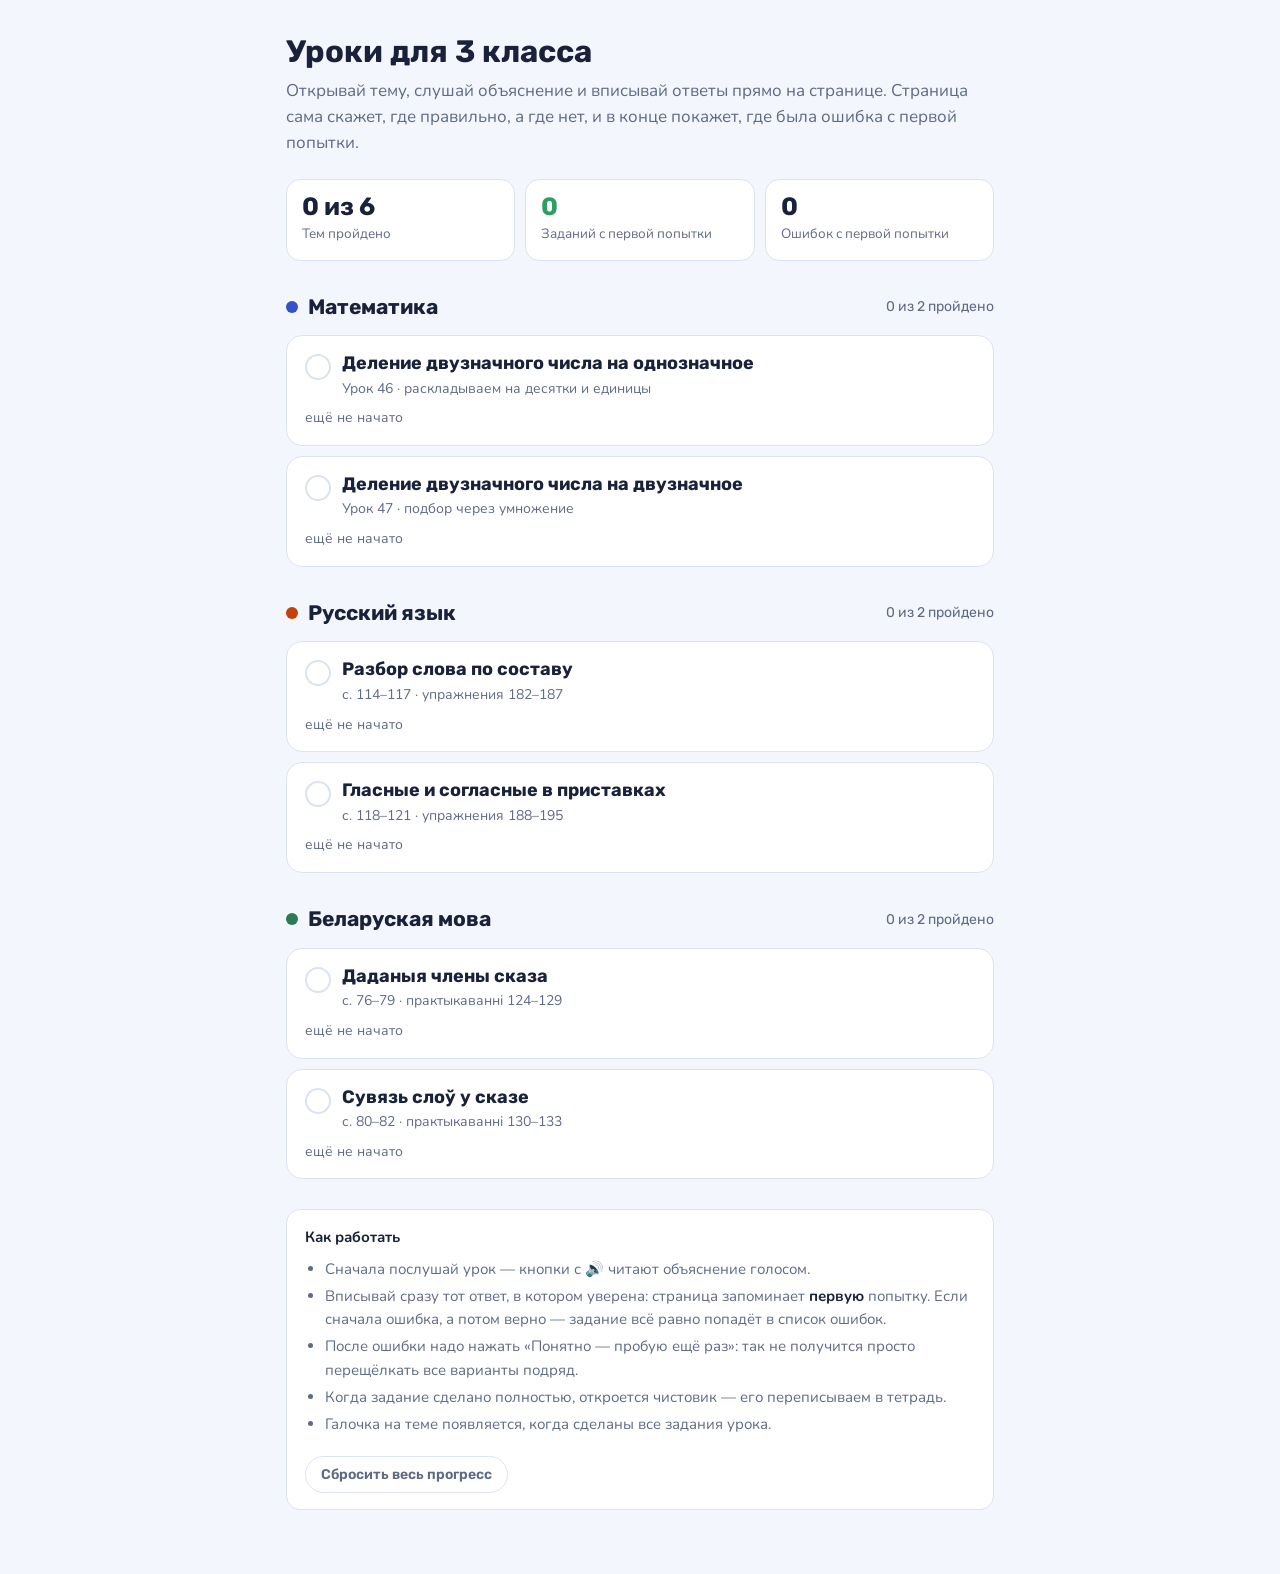
<file: index.html>
<!doctype html>
<html lang="ru">
<head>
<meta charset="utf-8">
<meta name="viewport" content="width=device-width, initial-scale=1, viewport-fit=cover">
<meta name="theme-color" content="#f3f6fc">
<meta name="robots" content="noindex, nofollow">
<title>Уроки — 3 класс</title>
<link rel="stylesheet" href="https://fonts.googleapis.com/css2?family=Nunito:wght@400;600;700;800&family=Rubik:wght@500;600;700&display=swap">
<style>
:root{
  --bg:#f3f6fc; --surface:#fff; --surface-2:#eef2fa; --ink:#19223a; --muted:#5e6a86; --line:#dbe3f2;
  --ok:#2f9e63; --ok-soft:#dff3e7; --wrong:#d94a4a; --wrong-soft:#fde4e4; --warn:#c2691c;
  --font-body:"Nunito",system-ui,-apple-system,sans-serif;
  --font-head:"Rubik","Nunito",system-ui,sans-serif;
}
@media (prefers-color-scheme:dark){
  :root:not([data-theme="light"]){ --bg:#11141c; --surface:#1a1f2b; --surface-2:#222838; --ink:#eef2fa; --muted:#a3aec5; --line:#2e3547; --ok-soft:#17301f; --wrong-soft:#3a1e1e; }
}
:root[data-theme="dark"]{ --bg:#11141c; --surface:#1a1f2b; --surface-2:#222838; --ink:#eef2fa; --muted:#a3aec5; --line:#2e3547; --ok-soft:#17301f; --wrong-soft:#3a1e1e; }
*{box-sizing:border-box}
html{-webkit-text-size-adjust:100%}
body{margin:0;background:var(--bg);color:var(--ink);font-family:var(--font-body);font-size:17px;line-height:1.55}
.wrap{max-width:740px;margin:0 auto;padding:34px max(16px,env(safe-area-inset-left,0px)) 64px max(16px,env(safe-area-inset-right,0px))}
h1{font-family:var(--font-head);font-size:31px;line-height:1.15;margin:0 0 8px}
.sub{color:var(--muted);margin:0 0 22px}
.overall{display:flex;flex-wrap:wrap;gap:10px;margin:0 0 30px}
.ov{flex:1 1 150px;background:var(--surface);border:1px solid var(--line);border-radius:14px;padding:13px 15px}
.ov b{display:block;font-family:var(--font-head);font-size:25px;line-height:1.1}
.ov span{font-size:13.5px;color:var(--muted)}
.ov.good b{color:var(--ok)} .ov.bad b{color:var(--wrong)}
.subj{margin:0 0 30px}
.subj-head{display:flex;align-items:center;gap:10px;margin:0 0 12px}
.dot{width:12px;height:12px;border-radius:50%;flex:none}
.subj-head h2{font-family:var(--font-head);font-size:21px;margin:0}
.subj-head .cnt{margin-left:auto;font-size:14px;color:var(--muted);font-family:var(--font-head)}
a.card{display:block;text-decoration:none;color:inherit;background:var(--surface);border:1px solid var(--line);border-radius:16px;padding:16px 18px;margin-bottom:10px;transition:transform .12s ease,box-shadow .12s ease}
a.card:hover{transform:translateY(-2px);box-shadow:0 10px 24px rgba(25,34,58,.09)}
a.card.done{border-color:var(--ok)}
.card-top{display:flex;align-items:flex-start;gap:11px}
.tick{flex:none;width:26px;height:26px;border-radius:50%;border:2px solid var(--line);display:flex;align-items:center;justify-content:center;font-size:15px;color:transparent;margin-top:2px}
.tick.on{background:var(--ok);border-color:var(--ok);color:#fff}
.card h3{font-family:var(--font-head);font-size:18px;margin:0 0 3px;line-height:1.25}
.card .meta{font-size:14px;color:var(--muted)}
.bar{height:7px;border-radius:999px;background:var(--surface-2);margin:11px 0 0;overflow:hidden}
.bar i{display:block;height:100%;background:var(--ok);border-radius:999px}
.stat{margin:8px 0 0;font-size:14px;color:var(--muted);display:flex;flex-wrap:wrap;gap:4px 14px}
.stat .err{color:var(--wrong);font-weight:700}
.stat .allok{color:var(--ok);font-weight:700}
.note{margin-top:8px;padding:16px 18px;border-radius:14px;background:var(--surface);border:1px solid var(--line);font-size:15px;color:var(--muted)}
.note b{color:var(--ink)}
.note ul{margin:8px 0 0;padding-left:20px}
.note li{margin:4px 0}
.reset{margin-top:16px;font-family:var(--font-head);font-size:14px;font-weight:600;cursor:pointer;background:none;color:var(--muted);border:1px solid var(--line);border-radius:999px;padding:9px 15px}
.reset:hover{color:var(--ink)}
@media (max-width:520px){ .ov{flex:1 1 100%} }
</style>
</head>
<body>
<div class="wrap">
  <h1>Уроки для 3 класса</h1>
  <p class="sub">Открывай тему, слушай объяснение и вписывай ответы прямо на странице. Страница сама скажет, где правильно, а где нет, и в конце покажет, где была ошибка с первой попытки.</p>

  <div class="overall" id="overall"></div>
  <div id="subjects"></div>

  <div class="note">
    <b>Как работать</b>
    <ul>
      <li>Сначала послушай урок — кнопки с 🔊 читают объяснение голосом.</li>
      <li>Вписывай сразу тот ответ, в котором уверена: страница запоминает <b>первую</b> попытку. Если сначала ошибка, а потом верно — задание всё равно попадёт в список ошибок.</li>
      <li>После ошибки надо нажать «Понятно — пробую ещё раз»: так не получится просто перещёлкать все варианты подряд.</li>
      <li>Когда задание сделано полностью, откроется чистовик — его переписываем в тетрадь.</li>
      <li>Галочка на теме появляется, когда сделаны все задания урока.</li>
    </ul>
    <button class="reset" type="button" id="reset">Сбросить весь прогресс</button>
  </div>
</div>

<script>
(function(){
'use strict';
var KEY='uroki.progress.v1';

var CATALOG=[
 {name:'Математика', color:'#3550c8', topics:[
   {id:'math-46', href:'matematika.html',      t:'Деление двузначного числа на однозначное', m:'Урок 46 · раскладываем на десятки и единицы'},
   {id:'math-47', href:'matematika-47.html',   t:'Деление двузначного числа на двузначное',  m:'Урок 47 · подбор через умножение'}
 ]},
 {name:'Русский язык', color:'#c2410c', topics:[
   {id:'rus-sostav',    href:'russkiy-sostav.html',    t:'Разбор слова по составу',          m:'с. 114–117 · упражнения 182–187'},
   {id:'rus-pristavki', href:'russkiy-pristavki.html', t:'Гласные и согласные в приставках', m:'с. 118–121 · упражнения 188–195'}
 ]},
 {name:'Беларуская мова', color:'#2c7a51', topics:[
   {id:'be-dadanyia', href:'belaruskaya.html',        t:'Даданыя члены сказа', m:'с. 76–79 · практыкаванні 124–129'},
   {id:'be-suvyaz',   href:'belaruskaya-suvyaz.html', t:'Сувязь слоў у сказе', m:'с. 80–82 · практыкаванні 130–133'}
 ]}
];

function read(){ try{ return JSON.parse(localStorage.getItem(KEY))||{}; }catch(e){ return {}; } }

function E(tag,cls,txt){ var e=document.createElement(tag); if(cls)e.className=cls; if(txt!==undefined)e.textContent=txt; return e; }

var P=read();
var all={topics:0, doneTopics:0, items:0, doneItems:0, first:0, errors:0};

var host=document.getElementById('subjects');
CATALOG.forEach(function(sub){
  var box=E('section','subj');
  var head=E('div','subj-head');
  var d=E('span','dot'); d.style.background=sub.color; head.appendChild(d);
  head.appendChild(E('h2',null,sub.name));
  var cnt=E('span','cnt'); head.appendChild(cnt);
  box.appendChild(head);

  var doneHere=0;
  sub.topics.forEach(function(tp){
    var p=P[tp.id]||null;
    var total=p? (p.total||0) : 0, done=p? (p.done||0) : 0;
    var isDone = total>0 && done>=total;
    all.topics++; all.items+=total; all.doneItems+=done;
    if(p){ all.first+=(p.first||0); all.errors+=(p.errors||0); }
    if(isDone){ all.doneTopics++; doneHere++; }

    var a=E('a','card'+(isDone?' done':'')); a.href=tp.href;
    var top=E('div','card-top');
    var tick=E('span','tick'+(isDone?' on':''),'✓'); top.appendChild(tick);
    var txt=E('div');
    txt.appendChild(E('h3',null,tp.t));
    txt.appendChild(E('div','meta',tp.m));
    top.appendChild(txt);
    a.appendChild(top);

    if(total>0){
      var bar=E('div','bar'); var fill=E('i'); fill.style.width=Math.round(done/total*100)+'%';
      fill.style.background=isDone? 'var(--ok)' : sub.color;
      bar.appendChild(fill); a.appendChild(bar);
      var st=E('div','stat');
      st.appendChild(E('span',null,'сделано '+done+' из '+total));
      if(p.errors>0) st.appendChild(E('span','err','ошибок с первой попытки: '+p.errors));
      else if(done>0) st.appendChild(E('span','allok','пока без ошибок с первой попытки'));
      a.appendChild(st);
    } else {
      var st2=E('div','stat'); st2.appendChild(E('span',null,'ещё не начато'));
      a.appendChild(st2);
    }
    box.appendChild(a);
  });

  cnt.textContent=doneHere+' из '+sub.topics.length+' пройдено';
  host.appendChild(box);
});

var ov=document.getElementById('overall');
function card(val,label,cls){ var d=E('div','ov'+(cls?' '+cls:'')); d.appendChild(E('b',null,String(val))); d.appendChild(E('span',null,label)); return d; }
ov.appendChild(card(all.doneTopics+' из '+all.topics,'Тем пройдено'));
ov.appendChild(card(all.first,'Заданий с первой попытки','good'));
ov.appendChild(card(all.errors,'Ошибок с первой попытки', all.errors? 'bad':''));

document.getElementById('reset').addEventListener('click',function(){
  if(window.confirm('Удалить весь сохранённый прогресс по всем темам? Это нельзя отменить.')){
    try{ localStorage.removeItem(KEY); }catch(e){}
    location.reload();
  }
});
})();
</script>
</body>
</html>
</file>
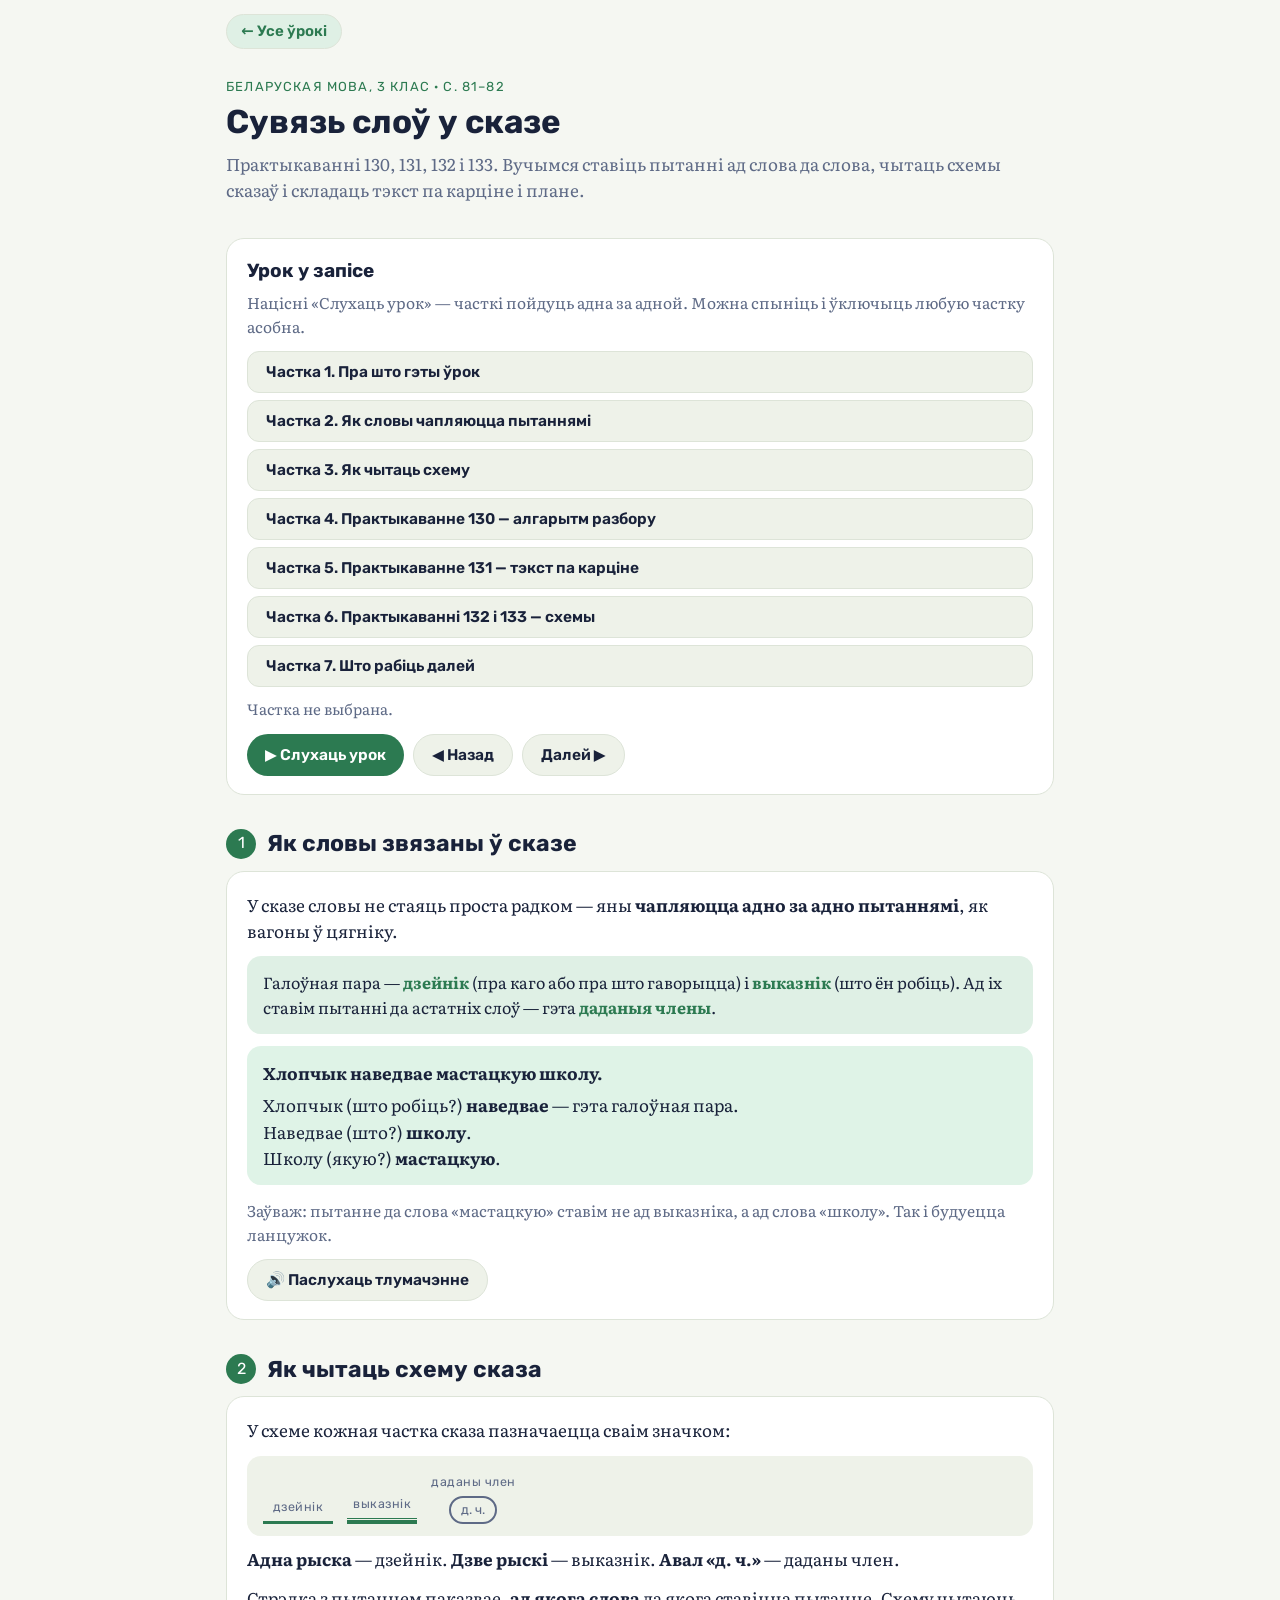
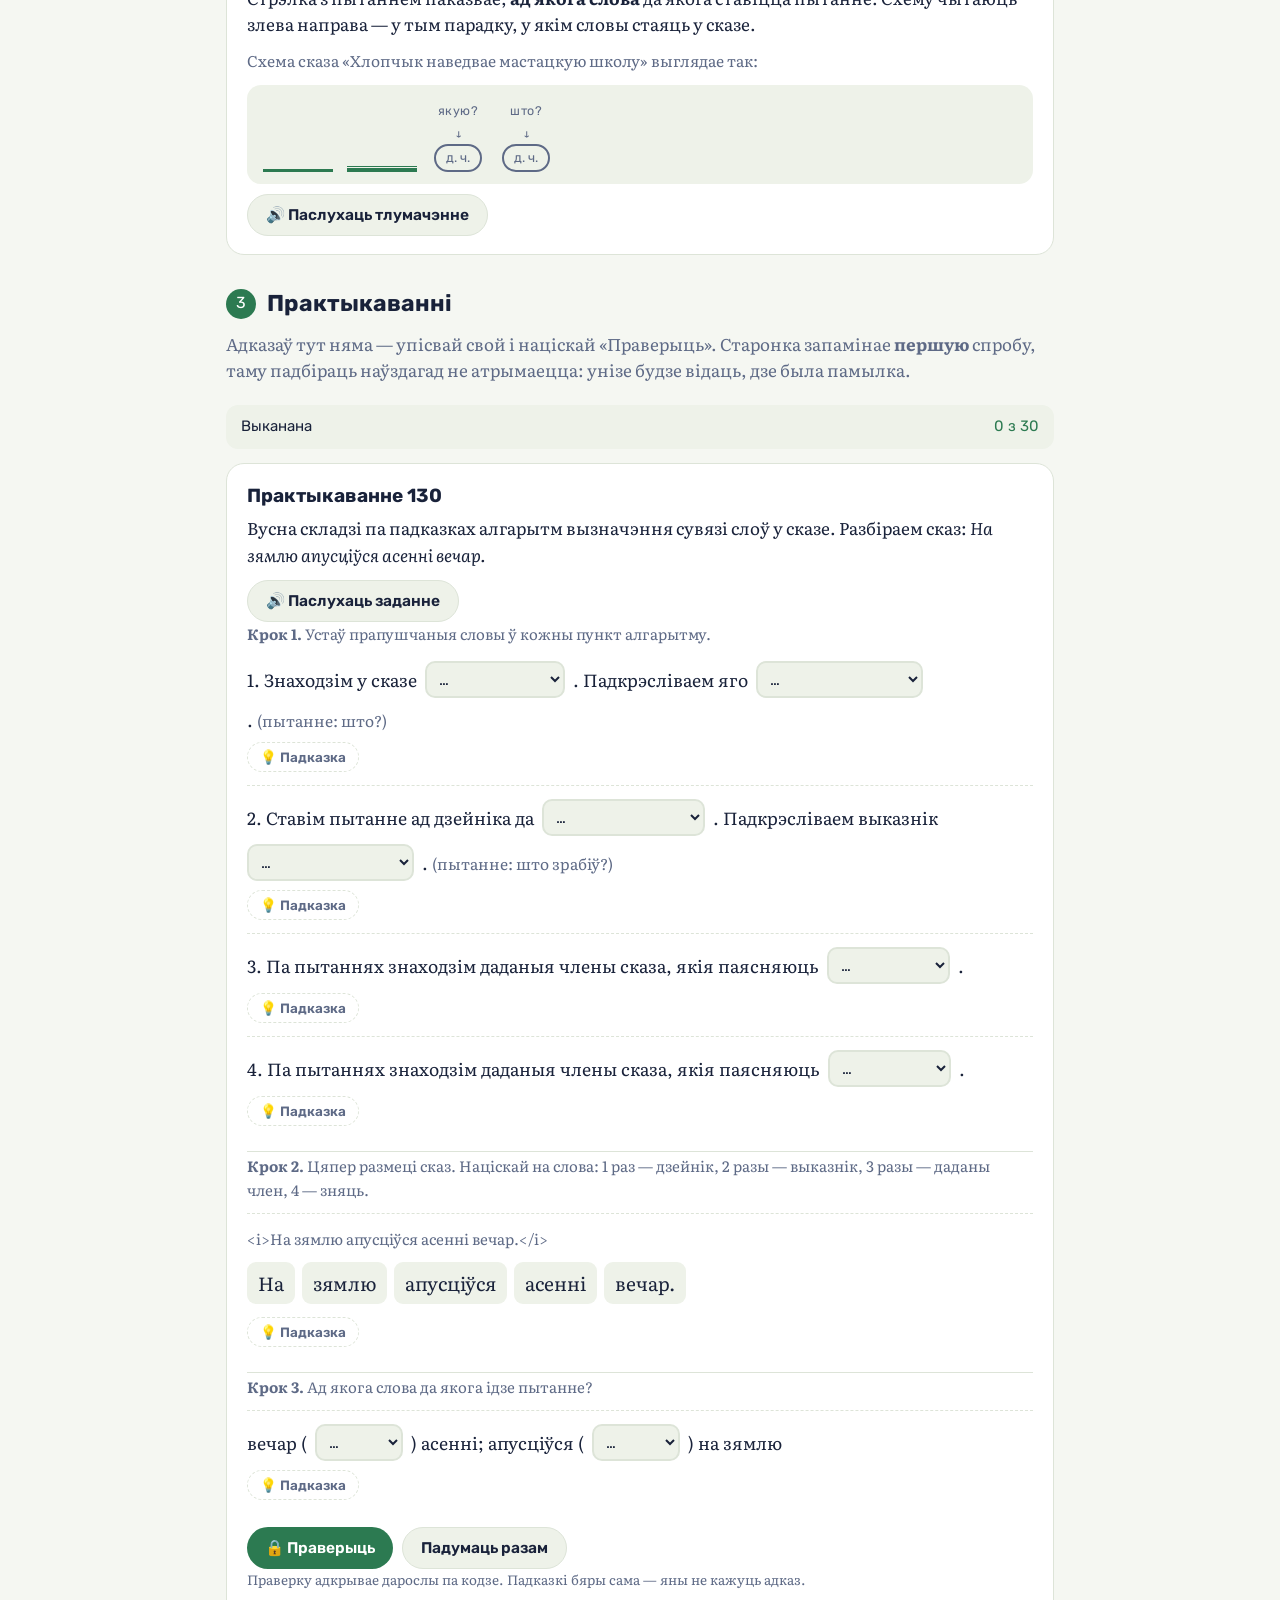
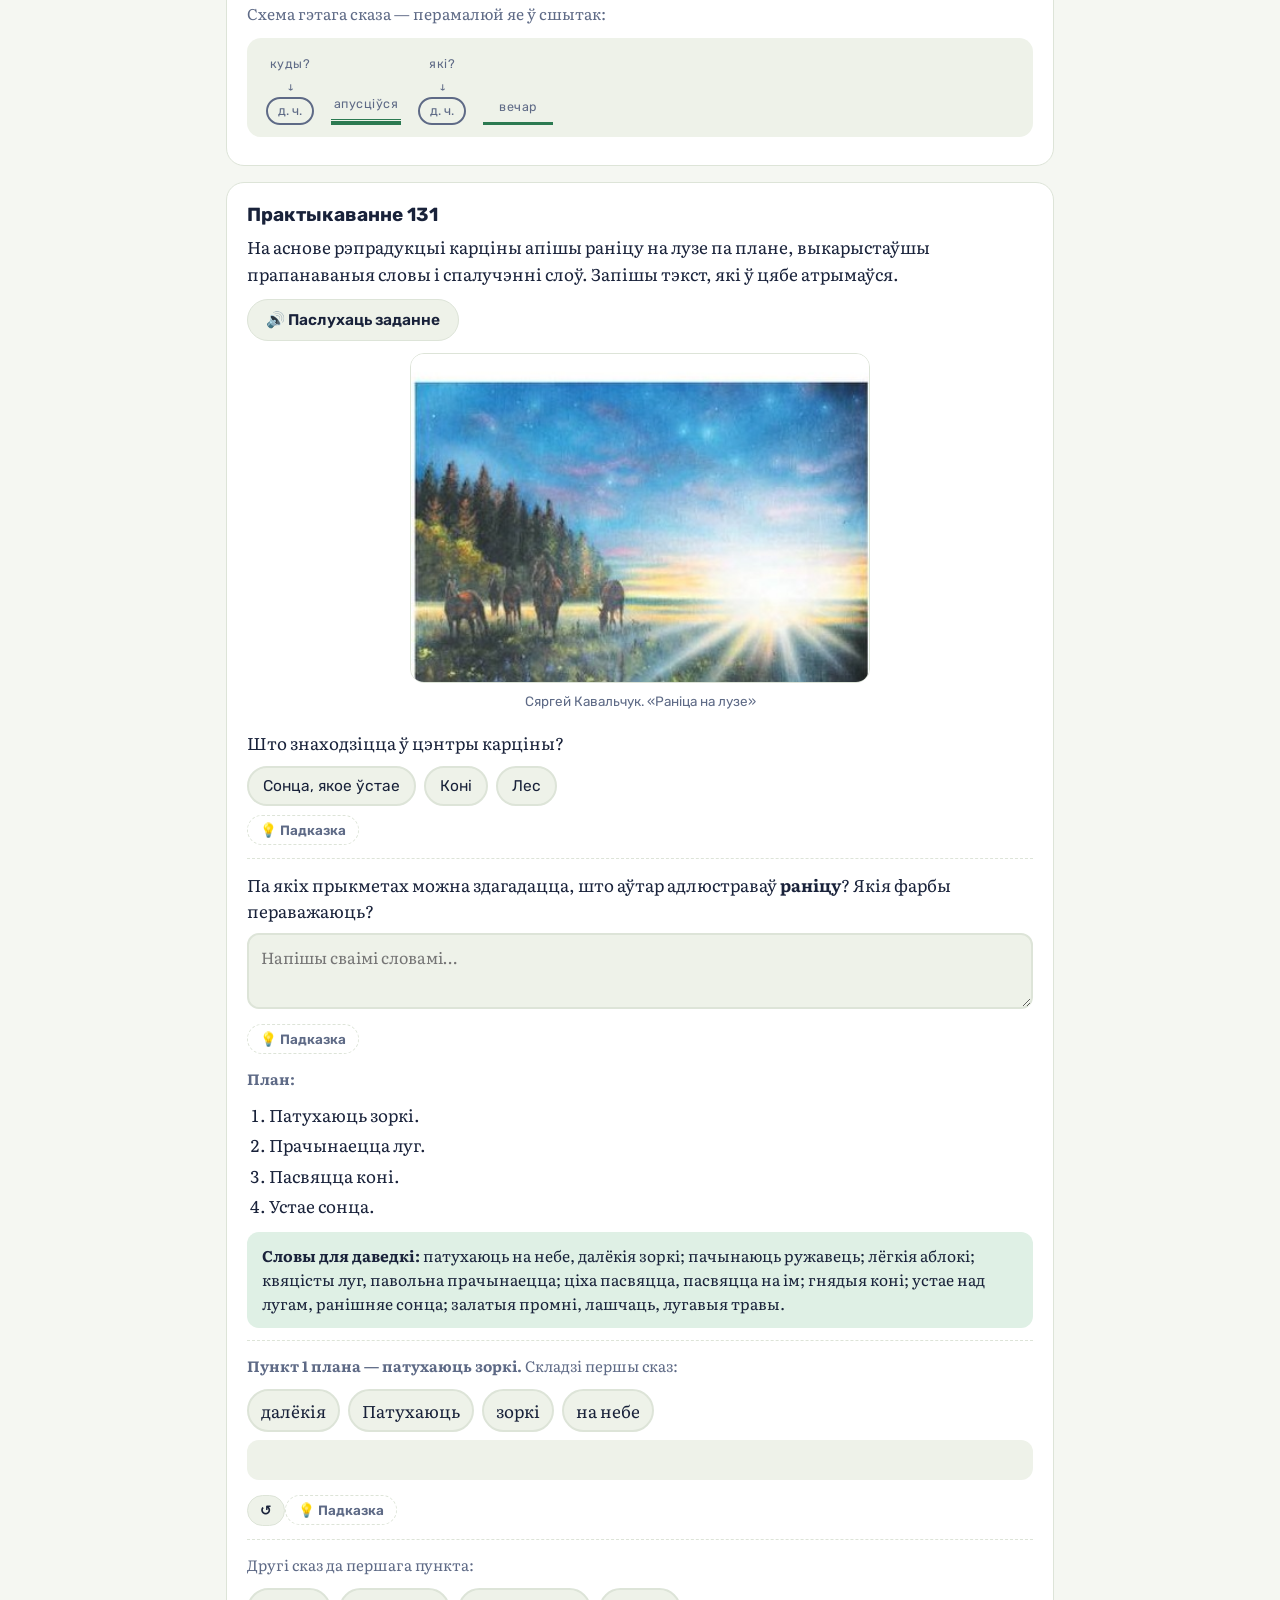
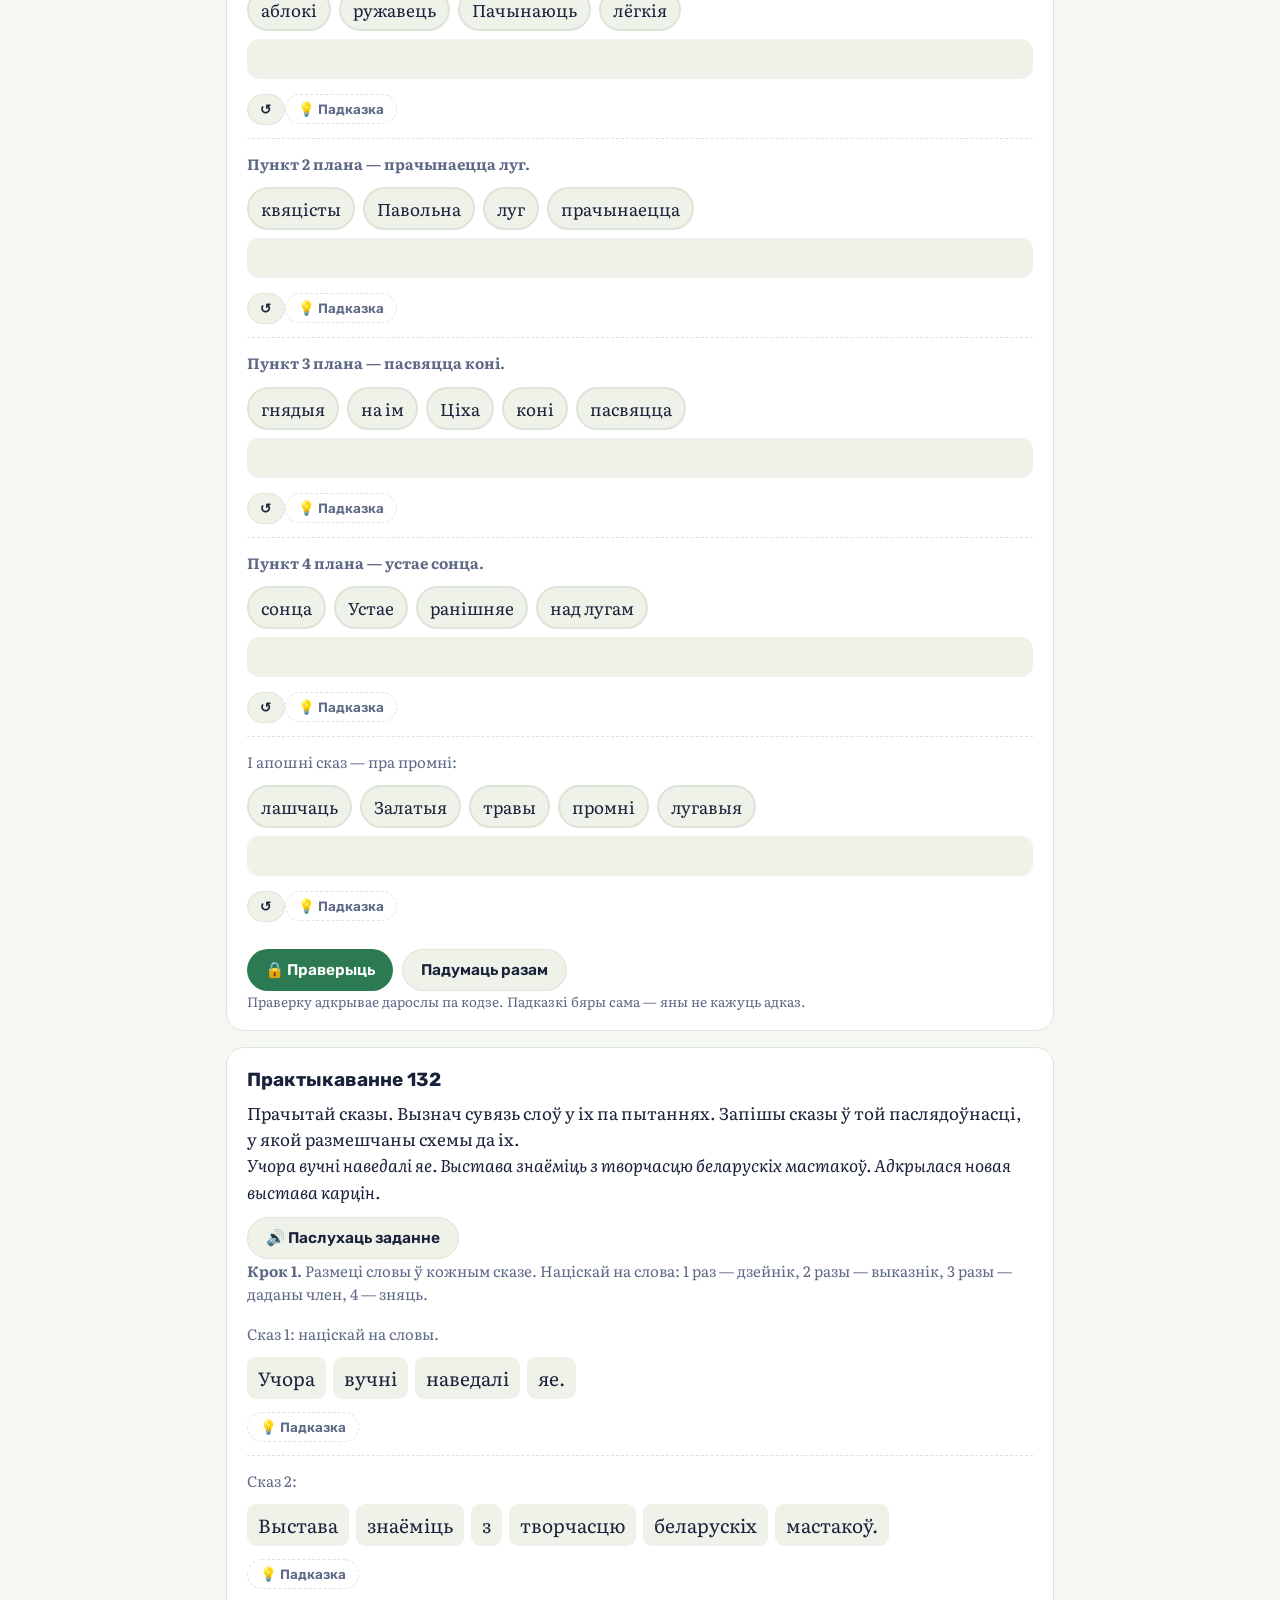
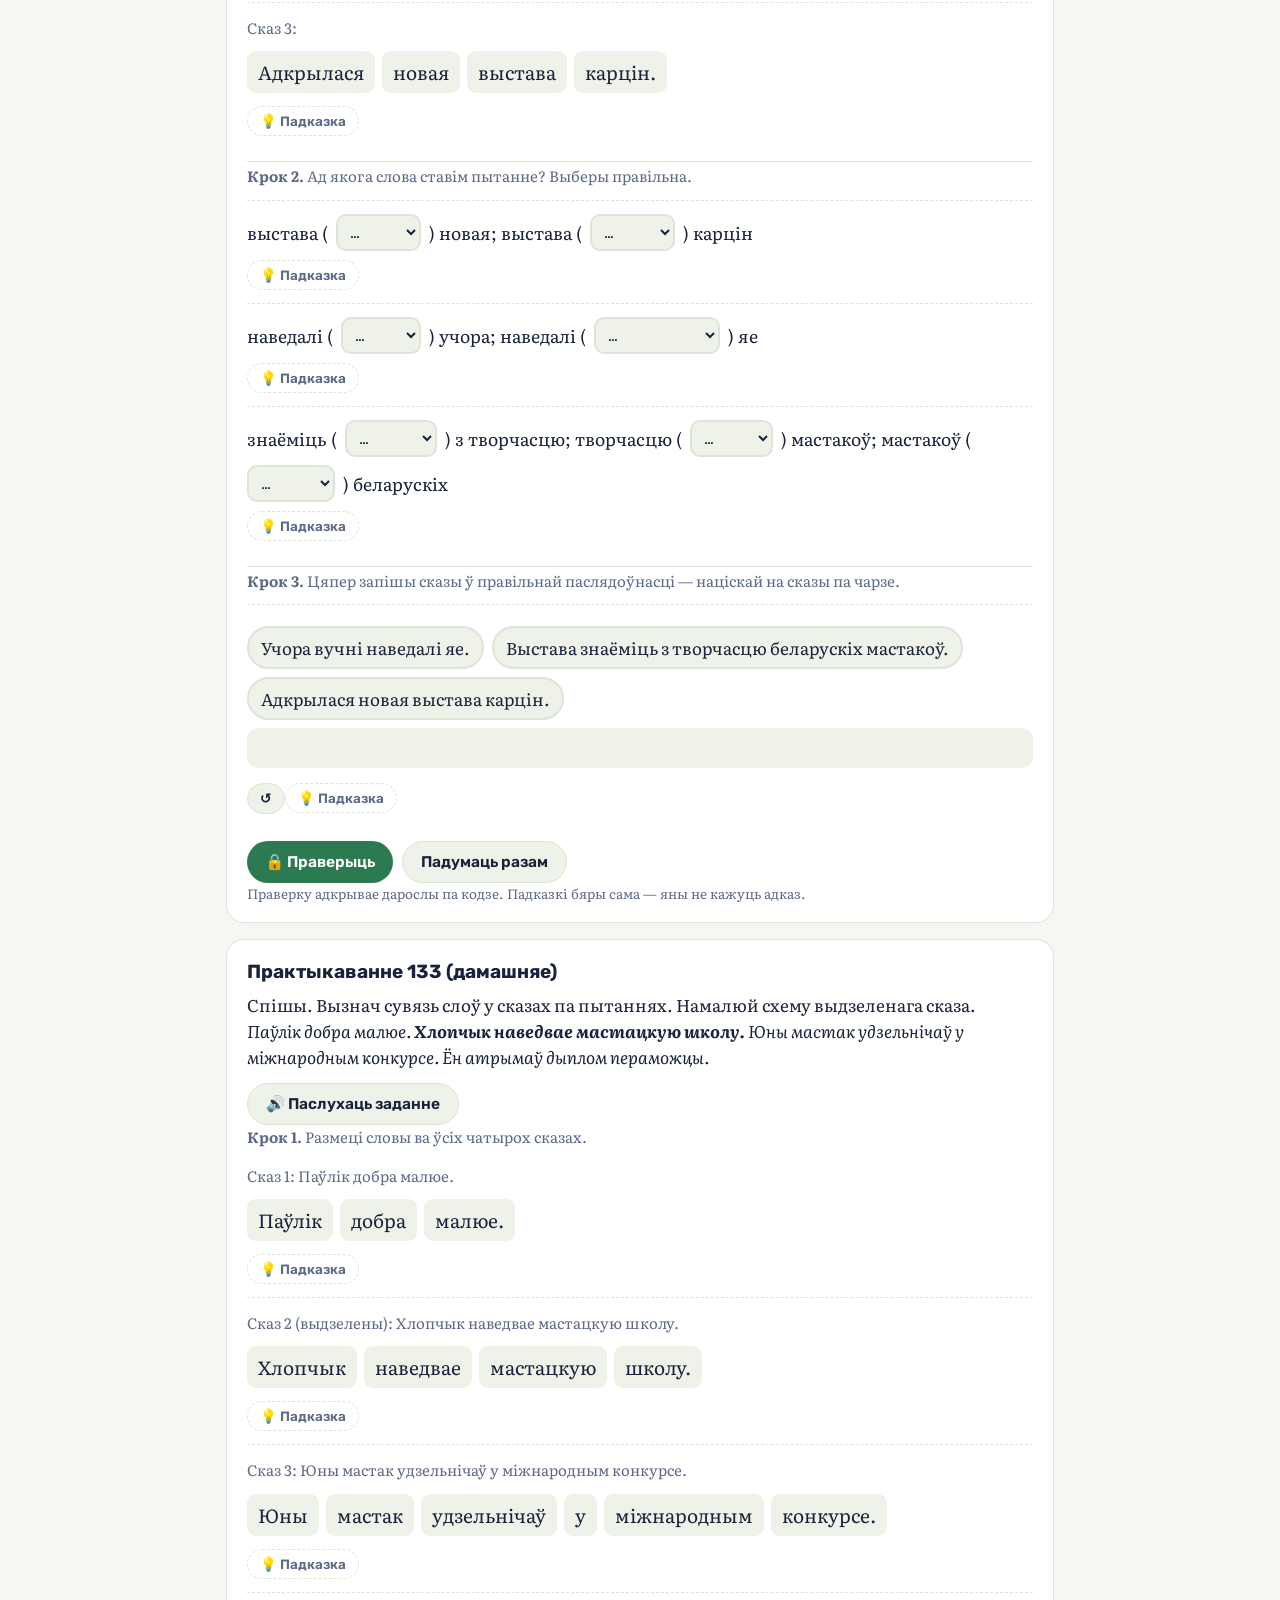
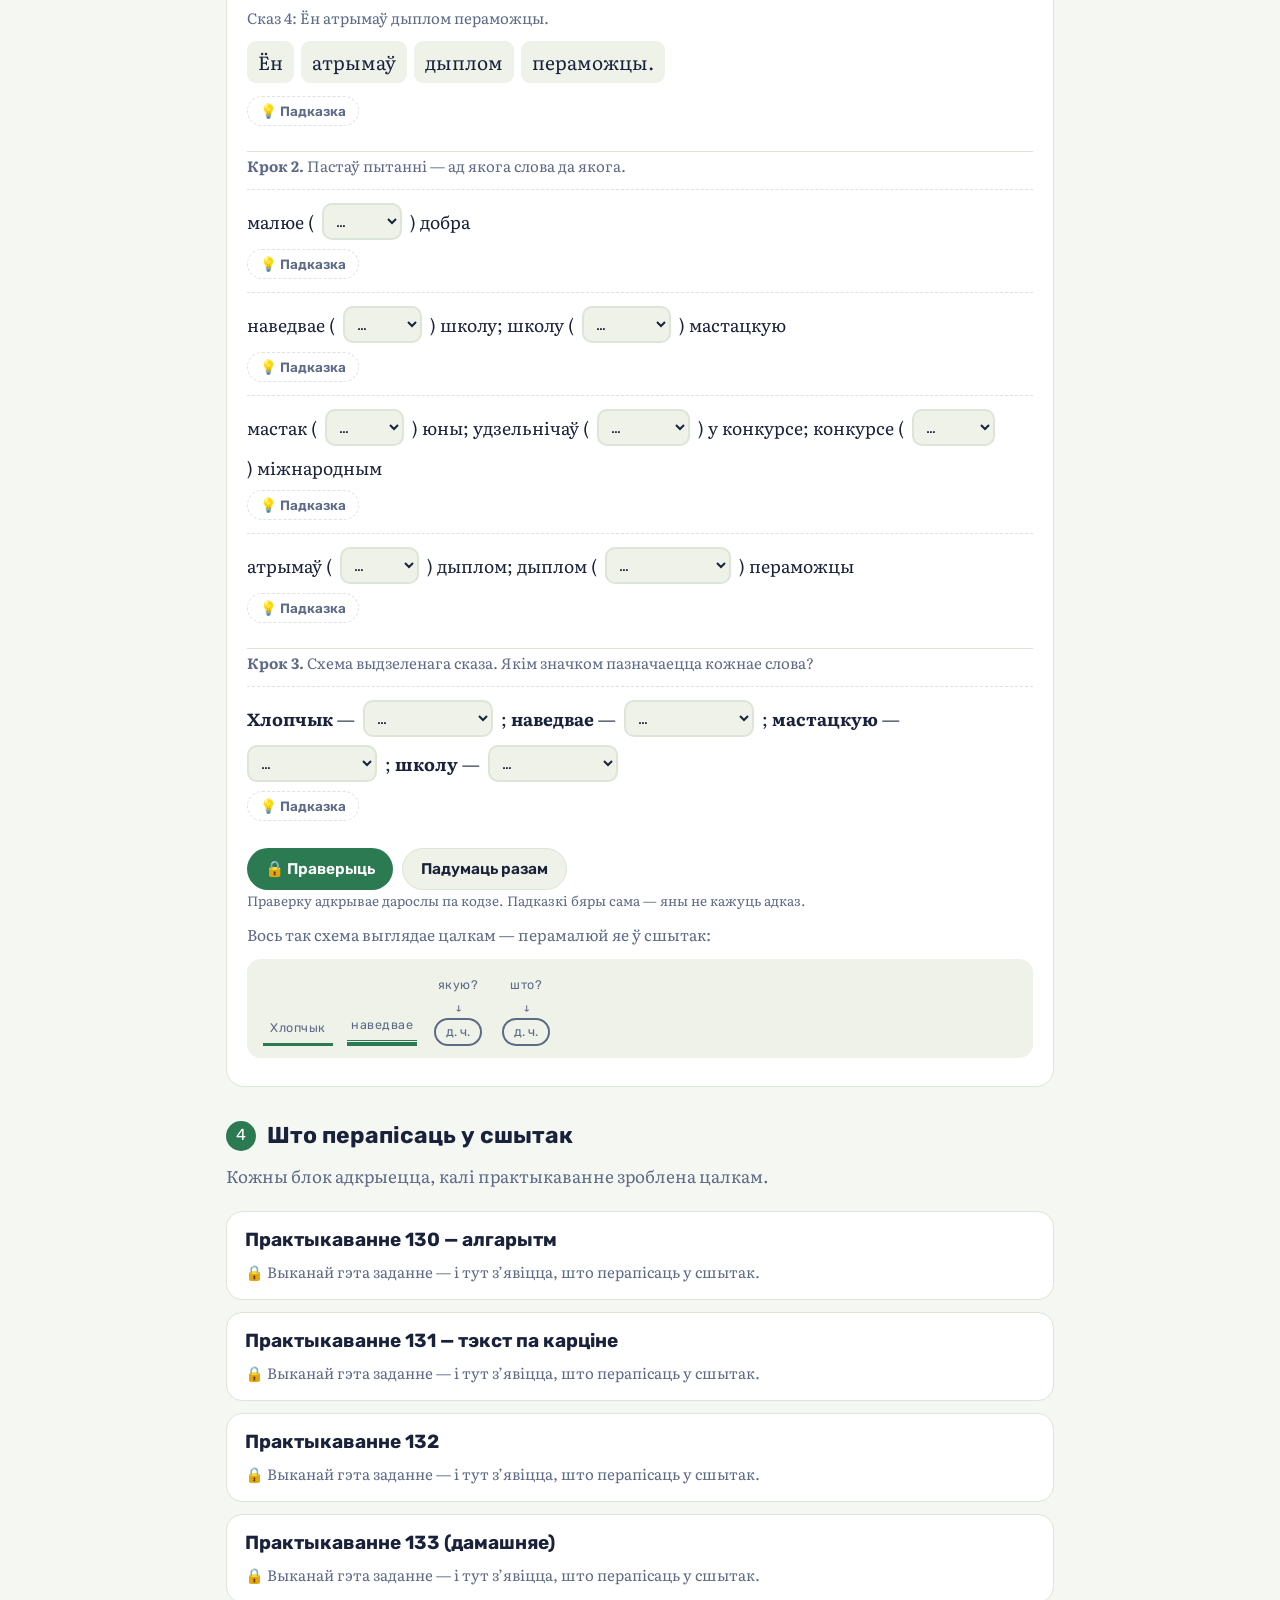
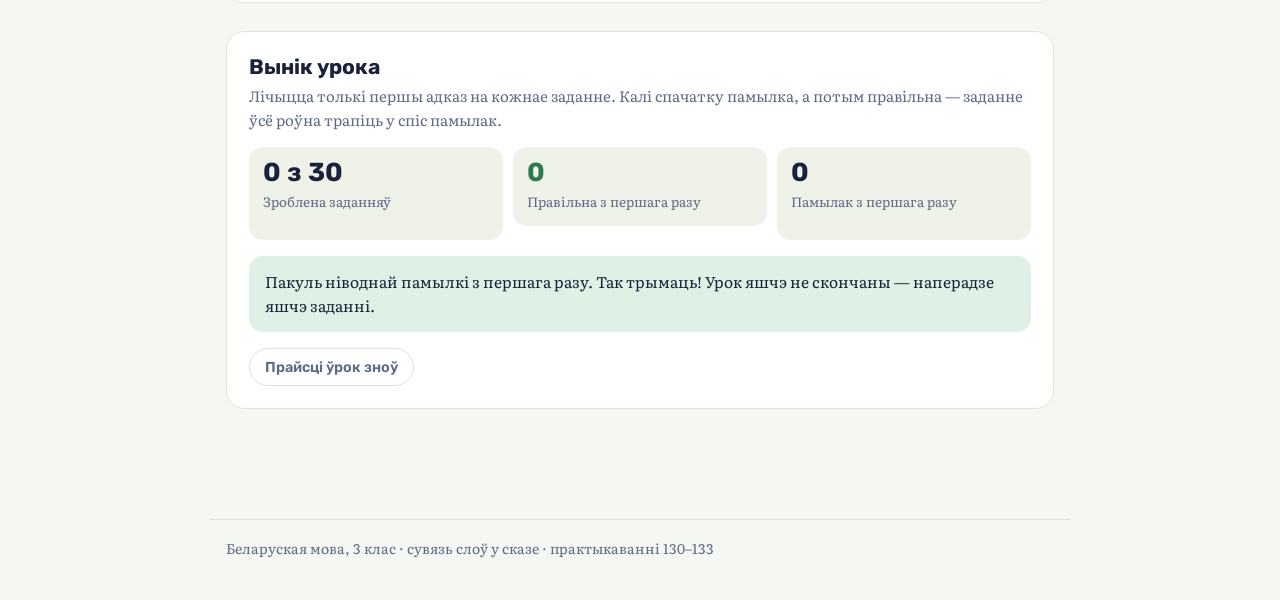
<file: belaruskaya-suvyaz.html>
<!doctype html>
<html lang="be">
<head>
<meta charset="utf-8">
<meta name="viewport" content="width=device-width, initial-scale=1, viewport-fit=cover">
<meta name="theme-color" content="#f5f7f2">
<meta name="robots" content="noindex, nofollow">
<title>Сувязь слоў у сказе</title>
<link rel="stylesheet" href="https://fonts.googleapis.com/css2?family=Literata:opsz,wght@7..72,400;7..72,600;7..72,700&family=Rubik:wght@500;600;700&display=swap">
<link rel="stylesheet" href="assets/lesson.css?v=16">
<link rel="stylesheet" href="assets/uroki.css?v=16">
<style>
:root{ --bg:#f5f7f2; --surface-2:#eef2e9; --line:#dde4d8; --accent:#2c7a51; --accent-soft:#dff0e5;
       --font-body:"Literata",Georgia,serif; }
@media (prefers-color-scheme:dark){ :root:not([data-theme="light"]){ --bg:#0f1411; --surface:#171d19; --surface-2:#1f2722; --line:#2b352e; --accent:#7fd0a4; --accent-soft:#17301f; } }
:root[data-theme="dark"]{ --bg:#0f1411; --surface:#171d19; --surface-2:#1f2722; --line:#2b352e; --accent:#7fd0a4; --accent-soft:#17301f; }
.scheme{display:flex;flex-wrap:wrap;align-items:flex-end;gap:14px;background:var(--surface-2);border-radius:14px;padding:16px 16px 12px;margin:10px 0}
.slot{display:flex;flex-direction:column;align-items:center;gap:5px;min-width:54px}
.slot .qq{font-family:var(--font-head);font-size:12.5px;color:var(--muted);letter-spacing:.04em}
.slot .arr{color:var(--muted);font-size:13px;line-height:1}
.bar{display:block;width:70px;height:0;border-top:3px solid var(--accent)}
.bar.p{border-top:3px double var(--accent);height:5px;border-bottom:3px solid var(--accent);width:70px}
.oval{display:inline-flex;align-items:center;justify-content:center;min-width:48px;height:28px;border:2px solid var(--muted);border-radius:999px;font-family:var(--font-head);font-size:13px;color:var(--muted)}
.plan{margin:6px 0 12px;padding-left:22px}
.plan li{margin:4px 0}
.ref{background:var(--accent-soft);border-radius:12px;padding:12px 15px;font-size:15.5px;margin:0 0 12px}
.pic{margin:12px 0 14px}
.pic img{display:block;width:100%;max-width:460px;margin:0 auto;border-radius:14px;border:1px solid var(--line)}
.pic figcaption{font-family:var(--font-head);font-size:13.5px;color:var(--muted);text-align:center;margin-top:8px}
.algo{counter-reset:a;margin:0;padding:0;list-style:none}
.algo li{counter-increment:a;position:relative;padding:9px 0 9px 40px;border-top:1px solid var(--line)}
.algo li:first-child{border-top:none}
.algo li::before{content:counter(a);position:absolute;left:0;top:8px;width:26px;height:26px;border-radius:50%;background:var(--accent);color:#0f1411;font-family:var(--font-head);font-size:14px;display:flex;align-items:center;justify-content:center}
@media (max-width:620px){
  .scheme{flex-wrap:nowrap;overflow-x:auto;gap:9px;padding:14px 12px 10px;-webkit-overflow-scrolling:touch}
  .slot{min-width:46px}
  .bar{width:54px}
  .bar.p{width:54px}
}
</style>
<script src="assets/uroki.js?v=16"></script>
<script src="assets/lesson.js?v=16"></script>
</head>
<body>
<div class="homebar"><a href="./">← Усе ўрокі</a></div>
<div class="wrap">

  <p class="kicker">Беларуская мова, 3 клас · с. 81–82</p>
  <h1>Сувязь слоў у сказе</h1>
  <p class="lead">Практыкаванні 130, 131, 132 і 133. Вучымся ставіць пытанні ад слова да слова, чытаць схемы сказаў і складаць тэкст па карціне і плане.</p>

  <section class="sec">
    <div class="card">
      <h3>Урок у запісе</h3>
      <p class="capt">Націсні «Слухаць урок» — часткі пойдуць адна за адной. Можна спыніць і ўключыць любую частку асобна.</p>
      <div id="audio"></div>
    </div>
  </section>

  <section class="sec">
    <div class="sec-head"><span class="num-badge">1</span><h2>Як словы звязаны ў сказе</h2></div>
    <div class="card">
      <p>У сказе словы не стаяць проста радком — яны <b>чапляюцца адно за адно пытаннямі</b>, як вагоны ў цягніку.</p>
      <p class="rule">Галоўная пара — <b>дзейнік</b> (пра каго або пра што гаворыцца) і <b>выказнік</b> (што ён робіць). Ад іх ставім пытанні да астатніх слоў — гэта <b>даданыя члены</b>.</p>
      <div class="good">
        <p style="margin:0 0 6px"><b>Хлопчык наведвае мастацкую школу.</b></p>
        <p style="margin:0">Хлопчык (што робіць?) <b>наведвае</b> — гэта галоўная пара.<br>
        Наведвае (што?) <b>школу</b>.<br>
        Школу (якую?) <b>мастацкую</b>.</p>
      </div>
      <p class="capt">Заўваж: пытанне да слова «мастацкую» ставім не ад выказніка, а ад слова «школу». Так і будуецца ланцужок.</p>
      <button class="b ghost saybtn" type="button" data-say="Разбяром, як словы звязаны ў сказе. Хлопчык наведвае мастацкую школу. Спачатку знаходзім галоўную пару. Пра каго гаворыцца? Пра хлопчыка. Хлопчык — дзейнік. Хлопчык што робіць? Наведвае. Гэта выказнік. Цяпер ставім пытанні далей. Наведвае што? Школу. А цяпер увага, самае важнае: пытанне да слова мастацкую мы ставім не ад выказніка, а ад слова школу. Школа якая? Мастацкая. Вось так словы і чапляюцца адно за адно, як вагоны.">🔊 Паслухаць тлумачэнне</button>
    </div>
  </section>

  <section class="sec">
    <div class="sec-head"><span class="num-badge">2</span><h2>Як чытаць схему сказа</h2></div>
    <div class="card">
      <p>У схеме кожная частка сказа пазначаецца сваім значком:</p>
      <div class="scheme">
        <div class="slot"><span class="qq">дзейнік</span><span class="bar"></span></div>
        <div class="slot"><span class="qq">выказнік</span><span class="bar p"></span></div>
        <div class="slot"><span class="qq">даданы член</span><span class="oval">д. ч.</span></div>
      </div>
      <p><b>Адна рыска</b> — дзейнік. <b>Дзве рыскі</b> — выказнік. <b>Авал «д. ч.»</b> — даданы член.</p>
      <p>Стрэлка з пытаннем паказвае, <b>ад якога слова</b> да якога ставіцца пытанне. Схему чытаюць злева направа — у тым парадку, у якім словы стаяць у сказе.</p>
      <p class="capt">Схема сказа «Хлопчык наведвае мастацкую школу» выглядае так:</p>
      <div class="scheme">
        <div class="slot"><span class="bar"></span></div>
        <div class="slot"><span class="bar p"></span></div>
        <div class="slot"><span class="qq">якую?</span><span class="arr">↓</span><span class="oval">д. ч.</span></div>
        <div class="slot"><span class="qq">што?</span><span class="arr">↓</span><span class="oval">д. ч.</span></div>
      </div>
      <button class="b ghost saybtn" type="button" data-say="Цяпер пра схемы. У схеме кожная частка сказа мае свой значок. Адна рыска — гэта дзейнік. Дзве рыскі — выказнік. Авал з літарамі дэ чэ — гэта даданы член. Стрэлка з пытаннем паказвае, ад якога слова ставіцца пытанне. Схему чытаюць злева направа, у тым самым парадку, у якім словы стаяць у сказе. Калі табе трэба запісаць сказы ў парадку схем, зрабі так: вазьмі першую схему, паглядзі, колькі ў ёй значкоў і якія пытанні, і знайдзі сказ, які да яе падыходзіць.">🔊 Паслухаць тлумачэнне</button>
    </div>
  </section>

  <section class="sec">
    <div class="sec-head"><span class="num-badge">3</span><h2>Практыкаванні</h2></div>
    <p class="lead">Адказаў тут няма — упісвай свой і націскай «Праверыць». Старонка запамінае <b>першую</b> спробу, таму падбіраць наўздагад не атрымаецца: унізе будзе відаць, дзе была памылка.</p>
    <div class="progress"><span>Выканана</span><span id="progress-n">0 з 0</span></div>
    <div id="ex"></div>
  </section>

  <section class="sec">
    <div class="sec-head"><span class="num-badge">4</span><h2>Што перапісаць у сшытак</h2></div>
    <p class="lead">Кожны блок адкрыецца, калі практыкаванне зроблена цалкам.</p>
    <div id="clean"></div>
  </section>

  <div id="uroki-result"></div>
</div>
<footer>Беларуская мова, 3 клас · сувязь слоў у сказе · практыкаванні 130–133</footer>

<script>
(function(){
'use strict';
Lesson.start({id:'be-suvyaz', title:'Сувязь слоў у сказе', subject:'Беларуская мова', lang:'be'});

Lesson.audio([
 {t:'Пра што гэты ўрок', s:'Тема урока — сувязь слоў у сказе, то есть связь слов в предложении. Ты уже знаешь, что в предложении есть галоўныя члены — дзейнік и выказнік, и даданыя члены. Теперь научимся показывать, как слова связаны между собой, и читать схемы предложений. А ещё составим текст по картине и плану.'},
 {t:'Як словы чапляюцца пытаннямі', s:'Слова в предложении не просто стоят в ряд — они цепляются друг за друга вопросами, как вагоны. Возьмём сказ: Хлопчык наведвае мастацкую школу. Сначала находим главную пару. Пра каго гаворыцца? Пра хлопчыка. Значит, хлопчык — дзейнік. Хлопчык што робіць? Наведвае. Это выказнік. Теперь от них ставим вопросы дальше. Наведвае што? Школу. И вот самое важное: вопрос к слову мастацкую ставим не от выказніка, а от слова школу. Школа якая? Мастацкая. Вопрос всегда ставят от того слова, с которым слово связано по смыслу.'},
 {t:'Як чытаць схему', s:'Теперь про схемы. В схеме каждая часть предложения обозначается своим значком. Адна рыска — это дзейнік. Дзве рыскі — выказнік. Авал с буквами дэ чэ — даданы член. Стрелка с вопросом показывает, от какого слова к какому ставится вопрос. Схему читают слева направо, в том же порядке, в каком слова стоят в предложении. Поэтому, если надо записать предложения в порядке схем, смотри: сколько значков в схеме, в каком они порядке и какие вопросы.'},
 {t:'Практыкаванне 130 — алгарытм разбору', s:'Практыкаванне сто трыццаць. Тут надо вслух составить алгоритм — то есть порядок действий, по которому определяют связь слов в предложении. Порядок всегда один и тот же, запомни его. Первое: находим дзейнік и подчёркиваем одной чертой. Второе: ставим вопрос от дзейніка к выказніку и подчёркиваем выказнік двумя чертами. Третье: по вопросам находим даданыя члены, которые поясняют дзейнік. Четвёртое: по вопросам находим даданыя члены, которые поясняют выказнік. Разбирать будем сказ: На зямлю апусціўся асенні вечар. А в конце нарисуем его схему.'},
 {t:'Практыкаванне 131 — тэкст па карціне', s:'Практыкаванне сто трыццаць адно. На странице репродукция картины: раніца на лузе. Есть план из четырёх пунктов: Патухаюць зоркі. Прачынаецца луг. Пасвяцца коні. Устае сонца. И есть словы для даведкі — слова-подсказки. Задание: описать утро на лугу по плану, используя эти слова. На странице ты будешь складывать каждое предложение из слов — просто нажимай на слова в нужном порядке. Получится готовый текст, который потом перепишешь в сшытак.'},
 {t:'Практыкаванні 132 і 133 — схемы', s:'Практыкаванне сто трыццаць два. Там три предложения: Учора вучні наведалі яе. Выстава знаёміць з творчасцю беларускіх мастакоў. Адкрылася новая выстава карцін. Надо устно определить связь слов по вопросам, а потом записать предложения в том порядке, в каком даны схемы. Подсказка по смыслу: сначала выставка открылась, потом её посетили, и только потом говорится, с чем она знакомит. Обрати внимание на слово яе — она значит выстава, поэтому предложение с этим словом не может стоять первым. А практыкаванне сто трыццаць тры — домашнее. Там четыре предложения про Паўліка, их надо списать, определить связь слов и нарисовать схему выделенного предложения.'},
 {t:'Што рабіць далей', s:'Переходи к практыкаванням. Делай их по порядку и ничего не пропускай: сто трыццаць, сто трыццаць адно, сто трыццаць два, сто трыццаць тры. Впиши сразу тот ответ, в котором уверена: страница запоминает первую попытку. Внизу будет итог — сколько заданий сделано с первого раза и где были ошибки. Когда практыкаванне сделано полностью, откроется блок чыставіка — оттуда переписываешь в сшытак.'}
]);

/* ================= 130 ================= */
var e130=Lesson.ex('130','Практыкаванне 130','Вусна складзі па падказках алгарытм вызначэння сувязі слоў у сказе. Разбіраем сказ: <i>На зямлю апусціўся асенні вечар.</i>',
 'Практыкаванне сто трыццаць. Складзі алгарытм вызначэння сувязі слоў у сказе. Алгарытм — гэта парадак дзеянняў, які заўсёды адзін і той жа. Разбіраць будзем сказ: На зямлю апусціўся асенні вечар. Падумай: з чаго пачынаюць разбор, што шукаюць другім, а што трэцім. У канцы размеці сказ і намалюй яго схему.');
Lesson.note(e130,'<b>Крок 1.</b> Устаў прапушчаныя словы ў кожны пункт алгарытму.');
Lesson.picks(e130,{label:'Пункт 1 алгарытму',
  parts:['1. Знаходзім у сказе ',{q:'',opts:['дзейнік','выказнік','даданы член'],a:0,why:'Разбор заўсёды пачынаюць з дзейніка.'},'. Падкрэсліваем яго ',{q:'',opts:['адной рыскай','дзвюма рыскамі','авалам'],a:0,why:'Дзейнік — адна рыска.'},'. <span class="capt">(пытанне: што?)</span>'],
  help:{ask:'Падумай, з чаго наогул пачынаецца сказ па сэнсе: спачатку трэба зразумець, пра каго ці пра што ў ім гаворыцца. Які член сказа адказвае на пытанні хто? што? І ўспомні, колькі рысак ставяць пад ім у схеме.'},
  ok:'Знаходзім у сказе дзейнік. Падкрэсліваем яго адной рыскай.'});
Lesson.picks(e130,{label:'Пункт 2 алгарытму',
  parts:['2. Ставім пытанне ад дзейніка да ',{q:'',opts:['выказніка','даданага члена','прыназоўніка'],a:0,why:'Галоўная пара — дзейнік і выказнік.'},'. Падкрэсліваем выказнік ',{q:'',opts:['дзвюма рыскамі','адной рыскай','авалам'],a:0,why:'Выказнік — дзве рыскі.'},'. <span class="capt">(пытанне: што зрабіў?)</span>'],
  help:{ask:'Дзейнік і яшчэ адзін член сказа складаюць галоўную пару — без іх сказа не будзе. Да каго ж ставяць пытанне адразу пасля дзейніка? І колькі рысак у гэтага члена ў схеме?'},
  ok:'Ставім пытанне ад дзейніка да выказніка. Падкрэсліваем выказнік дзвюма рыскамі.'});
Lesson.picks(e130,{label:'Пункт 3 алгарытму — пытанне «які?»',
  parts:['3. Па пытаннях знаходзім даданыя члены сказа, якія паясняюць ',{q:'',opts:['дзейнік','выказнік','увесь сказ'],a:0,why:'Вечар (які?) асенні — пытанне ідзе ад дзейніка.'},'.'],
  help:{ask:'Паглядзі на пытанне ў загалоўку пункта: «які?». Паспрабуй задаць яго па чарзе ад дзейніка і ад выказніка — ад якога слова яно гучыць натуральна?'},
  ok:'Па пытаннях знаходзім даданыя члены сказа, якія паясняюць дзейнік.'});
Lesson.picks(e130,{label:'Пункт 4 алгарытму — пытанне «куды?»',
  parts:['4. Па пытаннях знаходзім даданыя члены сказа, якія паясняюць ',{q:'',opts:['выказнік','дзейнік','увесь сказ'],a:0,why:'Апусціўся (куды?) на зямлю — пытанне ідзе ад выказніка.'},'.'],
  help:{ask:'Зноў паглядзі на пытанне: «куды?». Куды можа нешта апусціцца — гэта пытанне пра дзеянне ці пра прадмет? Ад якога члена сказа яго ставяць?'},
  ok:'Па пытаннях знаходзім даданыя члены сказа, якія паясняюць выказнік.'});
Lesson.hr(e130);
Lesson.note(e130,'<b>Крок 2.</b> Цяпер размеці сказ. Націскай на слова: 1 раз — дзейнік, 2 разы — выказнік, 3 разы — даданы член, 4 — зняць.');
Lesson.mark(e130,{hint:'<i>На зямлю апусціўся асенні вечар.</i>', words:[
  {w:'На',r:2,why:'Прыназоўнік «на» ідзе разам са словам «зямлю».'},
  {w:'зямлю',r:2,why:'Апусціўся (куды?) на зямлю — даданы член.'},
  {w:'апусціўся',r:1,why:'Вечар (што зрабіў?) апусціўся — выказнік.'},
  {w:'асенні',r:2,why:'Вечар (які?) асенні — даданы член.'},
  {w:'вечар.',r:0,why:'Пра што гаворыцца? (што?) вечар — дзейнік.'}]});
Lesson.hr(e130);
Lesson.note(e130,'<b>Крок 3.</b> Ад якога слова да якога ідзе пытанне?');
Lesson.picks(e130,{label:'Сувязь слоў у сказе',
  parts:['вечар (',{q:'',opts:['які?','куды?','калі?'],a:0,why:'Вечар <b>які?</b> — асенні.'},') асенні; апусціўся (',{q:'',opts:['куды?','які?','чый?'],a:0,why:'Апусціўся <b>куды?</b> — на зямлю.'},') на зямлю'],
  help:{ask:'Падстаўляй пытанні па чарзе і чытай уголас разам са словам: правільнае пытанне гучыць як звычайная фраза, а няправільнае — дзіўна.'},
  ok:'Вечар (які?) асенні; апусціўся (куды?) на зямлю.'});
Lesson.btns(e130);
(function(){
  var p=document.createElement('p'); p.className='capt';
  p.innerHTML='Схема гэтага сказа — перамалюй яе ў сшытак:';
  e130.card.appendChild(p);
  var s=document.createElement('div'); s.className='scheme';
  s.innerHTML='<div class="slot"><span class="qq">куды?</span><span class="arr">↓</span><span class="oval">д. ч.</span></div>'
    +'<div class="slot"><span class="qq">апусціўся</span><span class="bar p"></span></div>'
    +'<div class="slot"><span class="qq">які?</span><span class="arr">↓</span><span class="oval">д. ч.</span></div>'
    +'<div class="slot"><span class="qq">вечар</span><span class="bar"></span></div>';
  e130.card.appendChild(s);
})();
Lesson.clean('130','Практыкаванне 130 — алгарытм',[
 '<b>Алгарытм вызначэння сувязі слоў у сказе:</b>',
 '1. Знаходзім у сказе <b>дзейнік</b> (хто? што?). Падкрэсліваем яго <b>адной рыскай</b>.',
 '2. Ставім пытанне ад дзейніка да <b>выказніка</b>. Падкрэсліваем выказнік <b>дзвюма рыскамі</b>.',
 '3. Па пытаннях знаходзім даданыя члены сказа, якія паясняюць <b>дзейнік</b>.',
 '4. Па пытаннях знаходзім даданыя члены сказа, якія паясняюць <b>выказнік</b>.',
 'Разбор: На зямлю <u class="underP">апусціўся</u> асенні <u class="underS">вечар</u>.',
 'Сувязь слоў: вечар (які?) асенні; апусціўся (куды?) на зямлю.',
 'Схема: <b>(д. ч. куды?) ═══ (д. ч. які?) ——</b>']);

/* ================= 131 ================= */
var e131=Lesson.ex('131','Практыкаванне 131','На аснове рэпрадукцыі карціны апішы раніцу на лузе па плане, выкарыстаўшы прапанаваныя словы і спалучэнні слоў. Запішы тэкст, які ў цябе атрымаўся.',
 'Практыкаванне сто трыццаць адно. Паглядзі на карціну: раніца на лузе. Вось план: патухаюць зоркі, прачынаецца луг, пасвяцца коні, устае сонца. Складзі па чарзе шэсць сказаў з прапанаваных слоў. Націскай на словы ў патрэбным парадку. Калі памылішся, націсні кружок са стрэлкай і пачні сказ спачатку.');
(function(){
  var fig=document.createElement('figure'); fig.className='pic';
  var im=document.createElement('img');
  im.src='assets/img/ranica-na-luze.jpg?v=16';
  im.alt='Рэпрадукцыя карціны Сяргея Кавальчука «Раніца на лузе»';
  im.loading='lazy';
  var cap=document.createElement('figcaption');
  cap.textContent='Сяргей Кавальчук. «Раніца на лузе»';
  fig.appendChild(im); fig.appendChild(cap);
  e131.card.appendChild(fig);
})();
Lesson.choice(e131,{q:'Што знаходзіцца ў цэнтры карціны?',
 opts:['Сонца, якое ўстае','Коні','Лес'], a:0,
 help:{ask:'Паглядзі на карціну і знайдзі самае светлае месца — туды найперш трапляе позірк. Ад чаго разыходзяцца промні?'},
 why:'У цэнтры — сонца: ад яго разыходзяцца залатыя промні.',
 no:{1:'Коні стаяць збоку, злева.',2:'Лес таксама злева, а не ў цэнтры.'}});
Lesson.free(e131,{q:'Па якіх прыкметах можна здагадацца, што аўтар адлюстраваў <b>раніцу</b>? Якія фарбы пераважаюць?',
 ph:'Напішы сваімі словамі…', min:6,
 help:{ask:'Пералічы, што ты бачыш на карціне і чаго на ёй яшчэ не было б удзень ці ўвечары: што робіцца з зоркамі, дзе стаіць сонца, якое святло кладзецца на траву. Потым назаві два-тры колеры, якіх на карціне больш за ўсё.'},
 hint:'Напішы не менш за шэсць слоў: што ты бачыш на небе, дзе сонца і якія колеры пераважаюць.'});
Lesson.note(e131,'<b>План:</b>');
(function(){
  var ol=document.createElement('ol'); ol.className='plan';
  ['Патухаюць зоркі.','Прачынаецца луг.','Пасвяцца коні.','Устае сонца.'].forEach(function(t){
    var li=document.createElement('li'); li.textContent=t; ol.appendChild(li);
  });
  e131.card.appendChild(ol);
  var r=document.createElement('p'); r.className='ref';
  r.innerHTML='<b>Словы для даведкі:</b> патухаюць на небе, далёкія зоркі; пачынаюць ружавець; лёгкія аблокі; квяцісты луг, павольна прачынаецца; ціха пасвяцца, пасвяцца на ім; гнядыя коні; устае над лугам, ранішняе сонца; залатыя промні, лашчаць, лугавыя травы.';
  e131.card.appendChild(r);
})();
Lesson.order(e131,{before:'<b>Пункт 1 плана — патухаюць зоркі.</b> Складзі першы сказ:',
  words:['далёкія','Патухаюць','зоркі','на небе'], order:[1,3,0,2],
  why:'Патухаюць на небе далёкія зоркі.',
  hint:'Пачні з дзеяння: <i>Патухаюць…</i> Потым скажы дзе — <i>на небе</i>. А потым якія і што — <i>далёкія зоркі</i>.'});
Lesson.order(e131,{before:'Другі сказ да першага пункта:',
  words:['аблокі','ружавець','Пачынаюць','лёгкія'], order:[2,1,3,0],
  why:'Пачынаюць ружавець лёгкія аблокі.',
  hint:'Спачатку <i>Пачынаюць ружавець</i> — гэта дзеянне з двух слоў, потым <i>лёгкія аблокі</i>.'});
Lesson.order(e131,{before:'<b>Пункт 2 плана — прачынаецца луг.</b>',
  words:['квяцісты','Павольна','луг','прачынаецца'], order:[1,3,0,2],
  why:'Павольна прачынаецца квяцісты луг.',
  hint:'Пачні са слова <i>Павольна</i> — яно адказвае на пытанне «як?».'});
Lesson.order(e131,{before:'<b>Пункт 3 плана — пасвяцца коні.</b>',
  words:['гнядыя','на ім','Ціха','коні','пасвяцца'], order:[2,4,1,0,3],
  why:'Ціха пасвяцца на ім гнядыя коні. («На ім» — значыць на лузе.)',
  hint:'Пачні са слова <i>Ціха</i>, потым дзеянне <i>пасвяцца</i>, потым дзе — <i>на ім</i>, і ў канцы <i>гнядыя коні</i>.'});
Lesson.order(e131,{before:'<b>Пункт 4 плана — устае сонца.</b>',
  words:['сонца','Устае','ранішняе','над лугам'], order:[1,3,2,0],
  why:'Устае над лугам ранішняе сонца.',
  hint:'Пачні з дзеяння <i>Устае</i>, потым дзе — <i>над лугам</i>, потым якое і што — <i>ранішняе сонца</i>.'});
Lesson.order(e131,{before:'І апошні сказ — пра промні:',
  words:['лашчаць','Залатыя','травы','промні','лугавыя'], order:[1,3,0,4,2],
  why:'Залатыя промні лашчаць лугавыя травы.',
  hint:'Хто? <i>Залатыя промні</i>. Што робяць? <i>Лашчаць</i>. Каго? <i>лугавыя травы</i>.'});
Lesson.btns(e131);
Lesson.clean('131','Практыкаванне 131 — тэкст па карціне',[
 '<b>Раніца на лузе</b>',
 'Патухаюць на небе далёкія зоркі. Пачынаюць ружавець лёгкія аблокі.',
 'Павольна прачынаецца квяцісты луг.',
 'Ціха пасвяцца на ім гнядыя коні.',
 'Устае над лугам ранішняе сонца. Залатыя промні лашчаць лугавыя травы.']);

/* ================= 132 ================= */
var e132=Lesson.ex('132','Практыкаванне 132','Прачытай сказы. Вызнач сувязь слоў у іх па пытаннях. Запішы сказы ў той паслядоўнасці, у якой размешчаны схемы да іх.<br><i>Учора вучні наведалі яе. Выстава знаёміць з творчасцю беларускіх мастакоў. Адкрылася новая выстава карцін.</i>',
 'Практыкаванне сто трыццаць два. Прачытай тры сказы. Учора вучні наведалі яе. Выстава знаёміць з творчасцю беларускіх мастакоў. Адкрылася новая выстава карцін. Спачатку ў кожным сказе размеці словы: дзейнік, выказнік і даданыя члены. Потым вызнач сувязь слоў па пытаннях. А ў канцы запішы сказы ў правільнай паслядоўнасці. Падумай пра сэнс: спачатку выстава адкрылася, потым вучні яе наведалі, і толькі потым гаворыцца, з чым яна знаёміць. Слова яе азначае выставу, таму гэты сказ не можа быць першым.');
Lesson.note(e132,'<b>Крок 1.</b> Размеці словы ў кожным сказе. Націскай на слова: 1 раз — дзейнік, 2 разы — выказнік, 3 разы — даданы член, 4 — зняць.');
Lesson.mark(e132,{hint:'Сказ 1: націскай на словы.', words:[
  {w:'Учора',r:2,why:'Наведалі (калі?) учора — даданы член.'},
  {w:'вучні',r:0,why:'Пра каго гаворыцца? (хто?) вучні — дзейнік, адна рыска.'},
  {w:'наведалі',r:1,why:'Вучні (што зрабілі?) наведалі — выказнік, дзве рыскі.'},
  {w:'яе.',r:2,why:'Наведалі (каго? што?) яе — даданы член. «Яе» тут азначае выставу.'}]});
Lesson.mark(e132,{hint:'Сказ 2:', words:[
  {w:'Выстава',r:0,why:'Пра што гаворыцца? (што?) выстава — дзейнік.'},
  {w:'знаёміць',r:1,why:'Выстава (што робіць?) знаёміць — выказнік.'},
  {w:'з',r:2,why:'Прыназоўнік «з» ідзе разам са словам «творчасцю» — разам яны даданы член.'},
  {w:'творчасцю',r:2,why:'Знаёміць (з чым?) з творчасцю — даданы член.'},
  {w:'беларускіх',r:2,why:'Мастакоў (якіх?) беларускіх — даданы член.'},
  {w:'мастакоў.',r:2,why:'Творчасцю (каго?) мастакоў — даданы член.'}]});
Lesson.mark(e132,{hint:'Сказ 3:', words:[
  {w:'Адкрылася',r:1,why:'Выстава (што зрабіла?) адкрылася — выказнік.'},
  {w:'новая',r:2,why:'Выстава (якая?) новая — даданы член.'},
  {w:'выстава',r:0,why:'Пра што гаворыцца? (што?) выстава — дзейнік.'},
  {w:'карцін.',r:2,why:'Выстава (чаго?) карцін — даданы член.'}]});
Lesson.hr(e132);
Lesson.note(e132,'<b>Крок 2.</b> Ад якога слова ставім пытанне? Выберы правільна.');
Lesson.picks(e132,{label:'Сувязь у сказе «Адкрылася новая выстава карцін»',
  parts:['выстава (',{q:'',opts:['якая?','чаго?','дзе?'],a:0,why:'Новая — гэта прымета выставы, таму пытанне <b>якая?</b>'},') новая; выстава (',{q:'',opts:['чаго?','якая?','калі?'],a:0,why:'Выстава <b>чаго?</b> — карцін.'},') карцін'],
  ok:'Адкрылася (што?) выстава; выстава (якая?) новая; выстава (чаго?) карцін.'});
Lesson.picks(e132,{label:'Сувязь у сказе «Учора вучні наведалі яе»',
  parts:['наведалі (',{q:'',opts:['калі?','дзе?','як?'],a:0,why:'Учора — гэта час, пытанне <b>калі?</b>'},') учора; наведалі (',{q:'',opts:['каго? што?','якія?','чыю?'],a:0,why:'Наведалі <b>каго? што?</b> — яе.'},') яе'],
  ok:'Вучні (што зрабілі?) наведалі; наведалі (калі?) учора; наведалі (каго? што?) яе.'});
Lesson.picks(e132,{label:'Сувязь у сказе «Выстава знаёміць з творчасцю беларускіх мастакоў»',
  parts:['знаёміць (',{q:'',opts:['з чым?','калі?','якая?'],a:0,why:'Знаёміць <b>з чым?</b> — з творчасцю.'},') з творчасцю; творчасцю (',{q:'',opts:['каго?','дзе?','як?'],a:0,why:'Творчасцю <b>каго?</b> — мастакоў.'},') мастакоў; мастакоў (',{q:'',opts:['якіх?','чаго?','куды?'],a:0,why:'Мастакоў <b>якіх?</b> — беларускіх.'},') беларускіх'],
  ok:'Знаёміць (з чым?) з творчасцю; творчасцю (каго?) мастакоў; мастакоў (якіх?) беларускіх.'});
Lesson.hr(e132);
Lesson.note(e132,'<b>Крок 3.</b> Цяпер запішы сказы ў правільнай паслядоўнасці — націскай на сказы па чарзе.');
Lesson.order(e132,{label:'Паслядоўнасць сказаў у практыкаванні 132',
  words:['Учора вучні наведалі яе.','Выстава знаёміць з творчасцю беларускіх мастакоў.','Адкрылася новая выстава карцін.'],
  order:[2,0,1], tail:'',
  why:'Спачатку выстава адкрылася, потым вучні яе наведалі, і толькі потым гаворыцца, з чым яна знаёміць.',
  hint:'Падумай пра сэнс. Слова <b>яе</b> замяняе слова <b>выстава</b> — значыць, спачатку павінна быць названа сама выстава. А сказ пра тое, з чым выстава знаёміць, — самы падрабязны, ён ідзе апошнім.'});
Lesson.btns(e132);
Lesson.clean('132','Практыкаванне 132',[
 '1. <u class="underP">Адкрылася</u> новая <u class="underS">выстава</u> карцін.',
 '2. Учора <u class="underS">вучні</u> <u class="underP">наведалі</u> яе.',
 '3. <u class="underS">Выстава</u> <u class="underP">знаёміць</u> з творчасцю беларускіх мастакоў.',
 'Сувязь слоў: выстава (якая?) новая, выстава (чаго?) карцін; наведалі (калі?) учора, наведалі (каго? што?) яе; знаёміць (з чым?) з творчасцю, творчасцю (каго?) мастакоў, мастакоў (якіх?) беларускіх.']);

/* ================= 133 ================= */
var e133=Lesson.ex('133','Практыкаванне 133 (дамашняе)','Спішы. Вызнач сувязь слоў у сказах па пытаннях. Намалюй схему выдзеленага сказа.<br><i>Паўлік добра малюе. <b>Хлопчык наведвае мастацкую школу.</b> Юны мастак удзельнічаў у міжнародным конкурсе. Ён атрымаў дыплом пераможцы.</i>',
 'Практыкаванне сто трыццаць тры, дамашняе. Тэкст: Паўлік добра малюе. Хлопчык наведвае мастацкую школу. Юны мастак удзельнічаў у міжнародным конкурсе. Ён атрымаў дыплом пераможцы. Трэба спісаць тэкст, вызначыць сувязь слоў у сказах па пытаннях і намаляваць схему выдзеленага сказа. Выдзелены сказ — Хлопчык наведвае мастацкую школу. Спачатку размеці словы ва ўсіх чатырох сказах, потым пастаў пытанні, а ў канцы збяры схему.');
Lesson.note(e133,'<b>Крок 1.</b> Размеці словы ва ўсіх чатырох сказах.');
Lesson.mark(e133,{hint:'Сказ 1: Паўлік добра малюе.', words:[
  {w:'Паўлік',r:0,why:'Пра каго гаворыцца? (хто?) Паўлік — дзейнік.'},
  {w:'добра',r:2,why:'Малюе (як?) добра — даданы член.'},
  {w:'малюе.',r:1,why:'Паўлік (што робіць?) малюе — выказнік.'}]});
Lesson.mark(e133,{hint:'Сказ 2 (выдзелены): Хлопчык наведвае мастацкую школу.', words:[
  {w:'Хлопчык',r:0,why:'Пра каго гаворыцца? (хто?) хлопчык — дзейнік.'},
  {w:'наведвае',r:1,why:'Хлопчык (што робіць?) наведвае — выказнік.'},
  {w:'мастацкую',r:2,why:'Школу (якую?) мастацкую — даданы член.'},
  {w:'школу.',r:2,why:'Наведвае (што?) школу — даданы член.'}]});
Lesson.mark(e133,{hint:'Сказ 3: Юны мастак удзельнічаў у міжнародным конкурсе.', words:[
  {w:'Юны',r:2,why:'Мастак (які?) юны — даданы член.'},
  {w:'мастак',r:0,why:'Пра каго гаворыцца? (хто?) мастак — дзейнік.'},
  {w:'удзельнічаў',r:1,why:'Мастак (што рабіў?) удзельнічаў — выказнік.'},
  {w:'у',r:2,why:'Прыназоўнік «у» ідзе разам са словам «конкурсе».'},
  {w:'міжнародным',r:2,why:'Конкурсе (якім?) міжнародным — даданы член.'},
  {w:'конкурсе.',r:2,why:'Удзельнічаў (у чым?) у конкурсе — даданы член.'}]});
Lesson.mark(e133,{hint:'Сказ 4: Ён атрымаў дыплом пераможцы.', words:[
  {w:'Ён',r:0,why:'Пра каго гаворыцца? (хто?) ён — дзейнік. «Ён» тут замяняе слова «мастак».'},
  {w:'атрымаў',r:1,why:'Ён (што зрабіў?) атрымаў — выказнік.'},
  {w:'дыплом',r:2,why:'Атрымаў (што?) дыплом — даданы член.'},
  {w:'пераможцы.',r:2,why:'Дыплом (чый? каго?) пераможцы — даданы член.'}]});
Lesson.hr(e133);
Lesson.note(e133,'<b>Крок 2.</b> Пастаў пытанні — ад якога слова да якога.');
Lesson.picks(e133,{label:'Сувязь слоў у сказе «Паўлік добра малюе»',
  parts:['малюе (',{q:'',opts:['як?','дзе?','калі?'],a:0,why:'Добра — гэта спосаб дзеяння, пытанне <b>як?</b>'},') добра'],
  ok:'Паўлік (што робіць?) малюе; малюе (як?) добра.'});
Lesson.picks(e133,{label:'Сувязь слоў у выдзеленым сказе',
  parts:['наведвае (',{q:'',opts:['што?','дзе?','як?'],a:0,why:'Наведвае <b>што?</b> — школу.'},') школу; школу (',{q:'',opts:['якую?','чаго?','куды?'],a:0,why:'Школу <b>якую?</b> — мастацкую. Пытанне ставім ад слова «школу», а не ад выказніка!'},') мастацкую'],
  ok:'Хлопчык (што робіць?) наведвае; наведвае (што?) школу; школу (якую?) мастацкую.'});
Lesson.picks(e133,{label:'Сувязь слоў у сказе «Юны мастак удзельнічаў у міжнародным конкурсе»',
  parts:['мастак (',{q:'',opts:['які?','чый?','як?'],a:0,why:'Мастак <b>які?</b> — юны.'},') юны; удзельнічаў (',{q:'',opts:['у чым?','калі?','як?'],a:0,why:'Удзельнічаў <b>у чым?</b> — у конкурсе.'},') у конкурсе; конкурсе (',{q:'',opts:['якім?','дзе?','чаго?'],a:0,why:'Конкурсе <b>якім?</b> — міжнародным.'},') міжнародным'],
  ok:'Мастак (які?) юны; удзельнічаў (у чым?) у конкурсе; конкурсе (якім?) міжнародным.'});
Lesson.picks(e133,{label:'Сувязь слоў у сказе «Ён атрымаў дыплом пераможцы»',
  parts:['атрымаў (',{q:'',opts:['што?','дзе?','чый?'],a:0,why:'Атрымаў <b>што?</b> — дыплом.'},') дыплом; дыплом (',{q:'',opts:['чый? каго?','якім?','калі?'],a:0,why:'Дыплом <b>чый? каго?</b> — пераможцы.'},') пераможцы'],
  ok:'Ён (што зрабіў?) атрымаў; атрымаў (што?) дыплом; дыплом (каго?) пераможцы.'});
Lesson.hr(e133);
Lesson.note(e133,'<b>Крок 3.</b> Схема выдзеленага сказа. Якім значком пазначаецца кожнае слова?');
Lesson.picks(e133,{label:'Схема сказа «Хлопчык наведвае мастацкую школу»',
  parts:['<b>Хлопчык</b> — ',{q:'',opts:['адна рыска','дзве рыскі','авал д. ч.'],a:0,why:'Хлопчык — дзейнік, значыць <b>адна рыска</b>.'},'; <b>наведвае</b> — ',{q:'',opts:['дзве рыскі','адна рыска','авал д. ч.'],a:0,why:'Наведвае — выказнік, значыць <b>дзве рыскі</b>.'},'; <b>мастацкую</b> — ',{q:'',opts:['авал д. ч.','адна рыска','дзве рыскі'],a:0,why:'Мастацкую — даданы член, значыць <b>авал д. ч.</b>'},'; <b>школу</b> — ',{q:'',opts:['авал д. ч.','адна рыска','дзве рыскі'],a:0,why:'Школу — таксама даданы член, <b>авал д. ч.</b>'}],
  ok:'Схема: адна рыска, дзве рыскі, авал (якую?), авал (што?).'});
Lesson.btns(e133);
(function(){
  var p=document.createElement('p'); p.className='capt';
  p.innerHTML='Вось так схема выглядае цалкам — перамалюй яе ў сшытак:';
  e133.card.appendChild(p);
  var s=document.createElement('div'); s.className='scheme';
  s.innerHTML='<div class="slot"><span class="qq">Хлопчык</span><span class="bar"></span></div>'
    +'<div class="slot"><span class="qq">наведвае</span><span class="bar p"></span></div>'
    +'<div class="slot"><span class="qq">якую?</span><span class="arr">↓</span><span class="oval">д. ч.</span></div>'
    +'<div class="slot"><span class="qq">што?</span><span class="arr">↓</span><span class="oval">д. ч.</span></div>';
  e133.card.appendChild(s);
})();
Lesson.clean('133','Практыкаванне 133 (дамашняе)',[
 '<u class="underS">Паўлік</u> добра <u class="underP">малюе</u>.',
 '<u class="underS">Хлопчык</u> <u class="underP">наведвае</u> мастацкую школу.',
 'Юны <u class="underS">мастак</u> <u class="underP">удзельнічаў</u> у міжнародным конкурсе.',
 '<u class="underS">Ён</u> <u class="underP">атрымаў</u> дыплом пераможцы.',
 'Схема выдзеленага сказа: <b>—— ═══ (д. ч. якую?) (д. ч. што?)</b>',
 'Сувязь слоў: наведвае (што?) школу; школу (якую?) мастацкую.']);

Lesson.mount();
})();
</script>
</body>
</html>
</file>
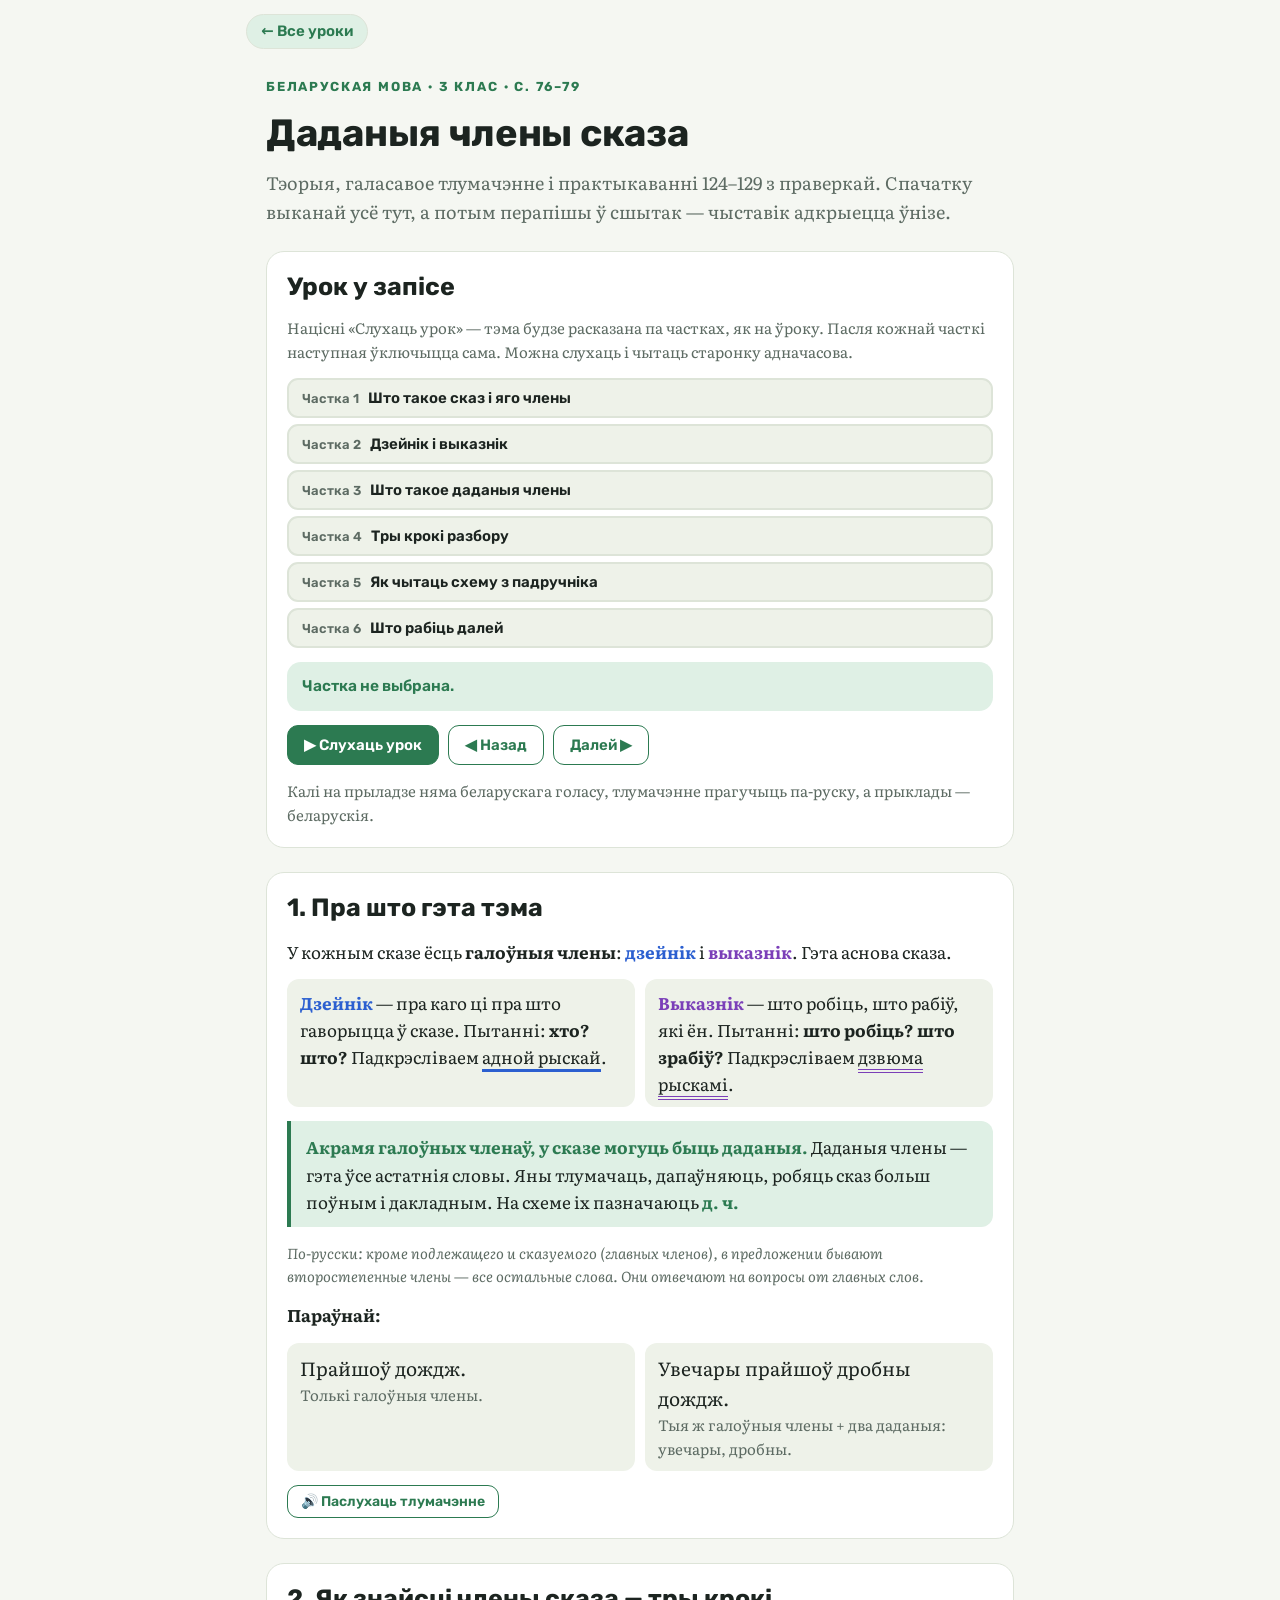
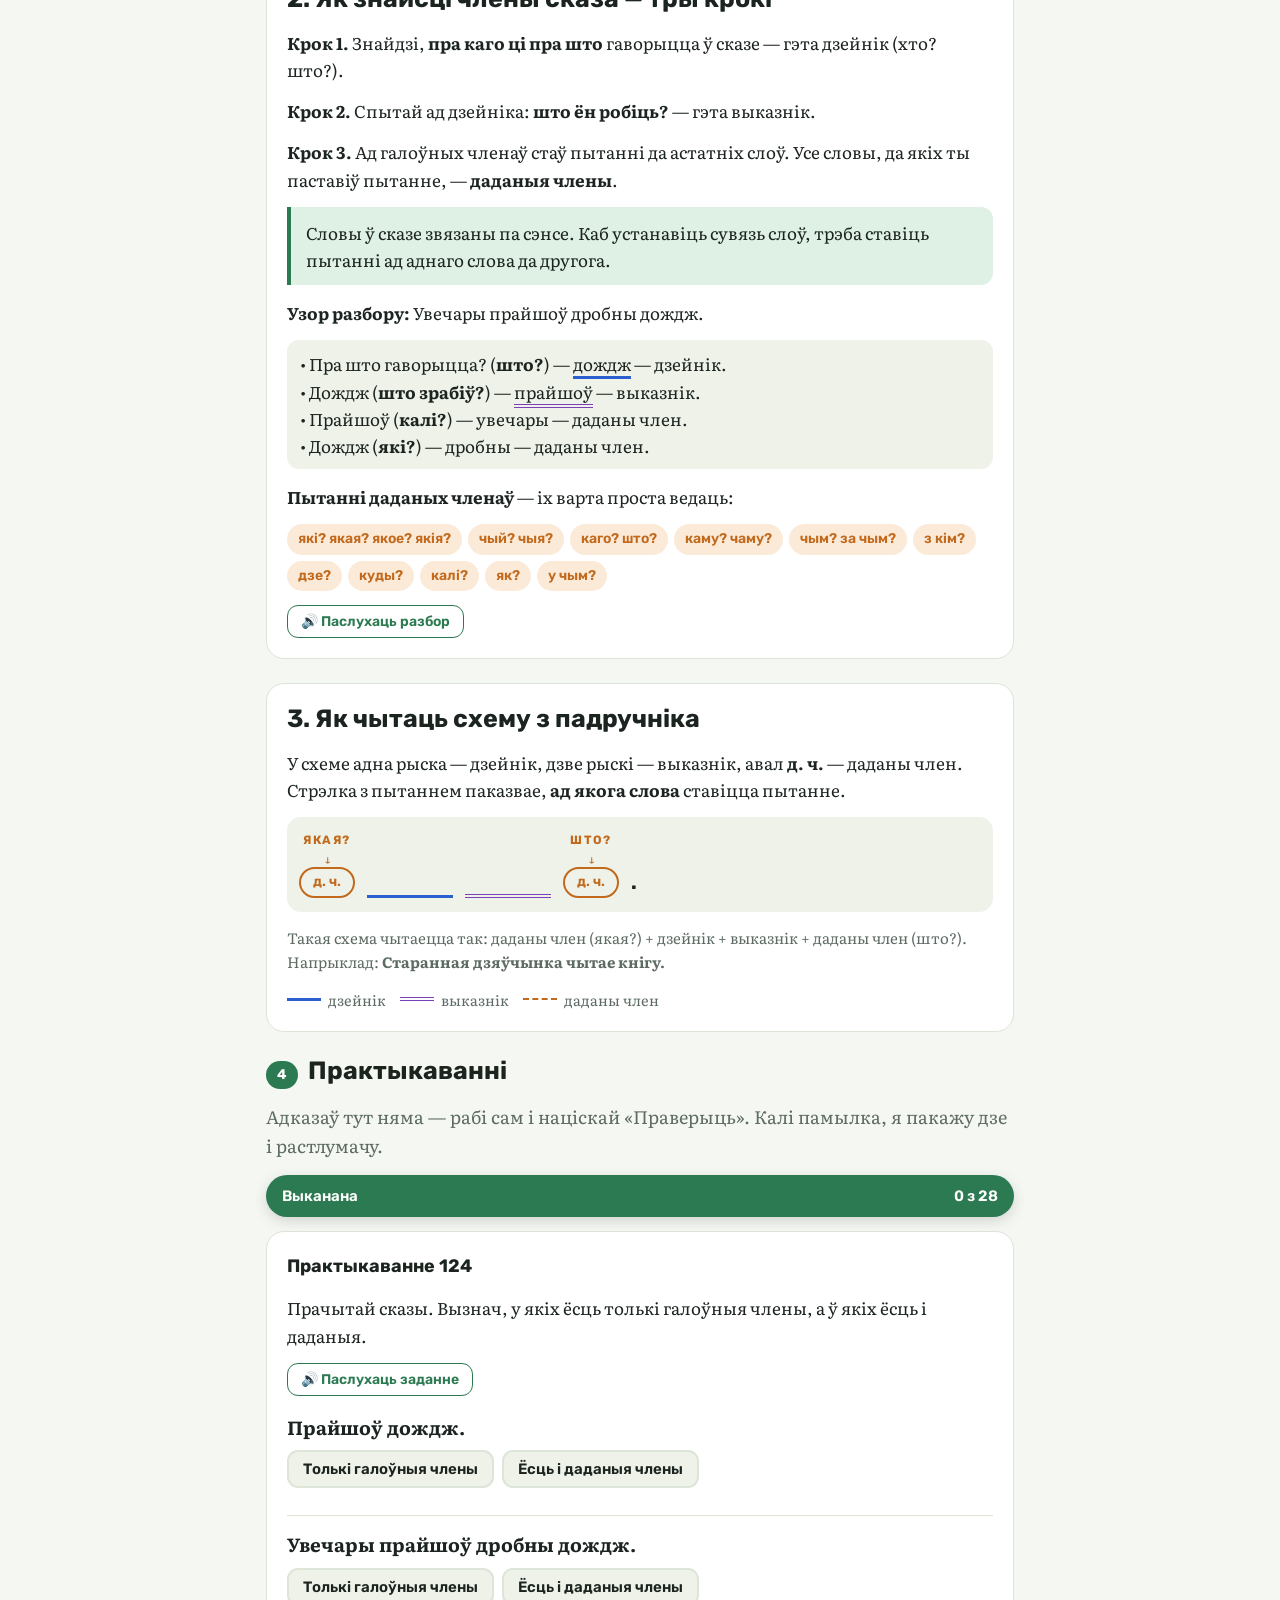
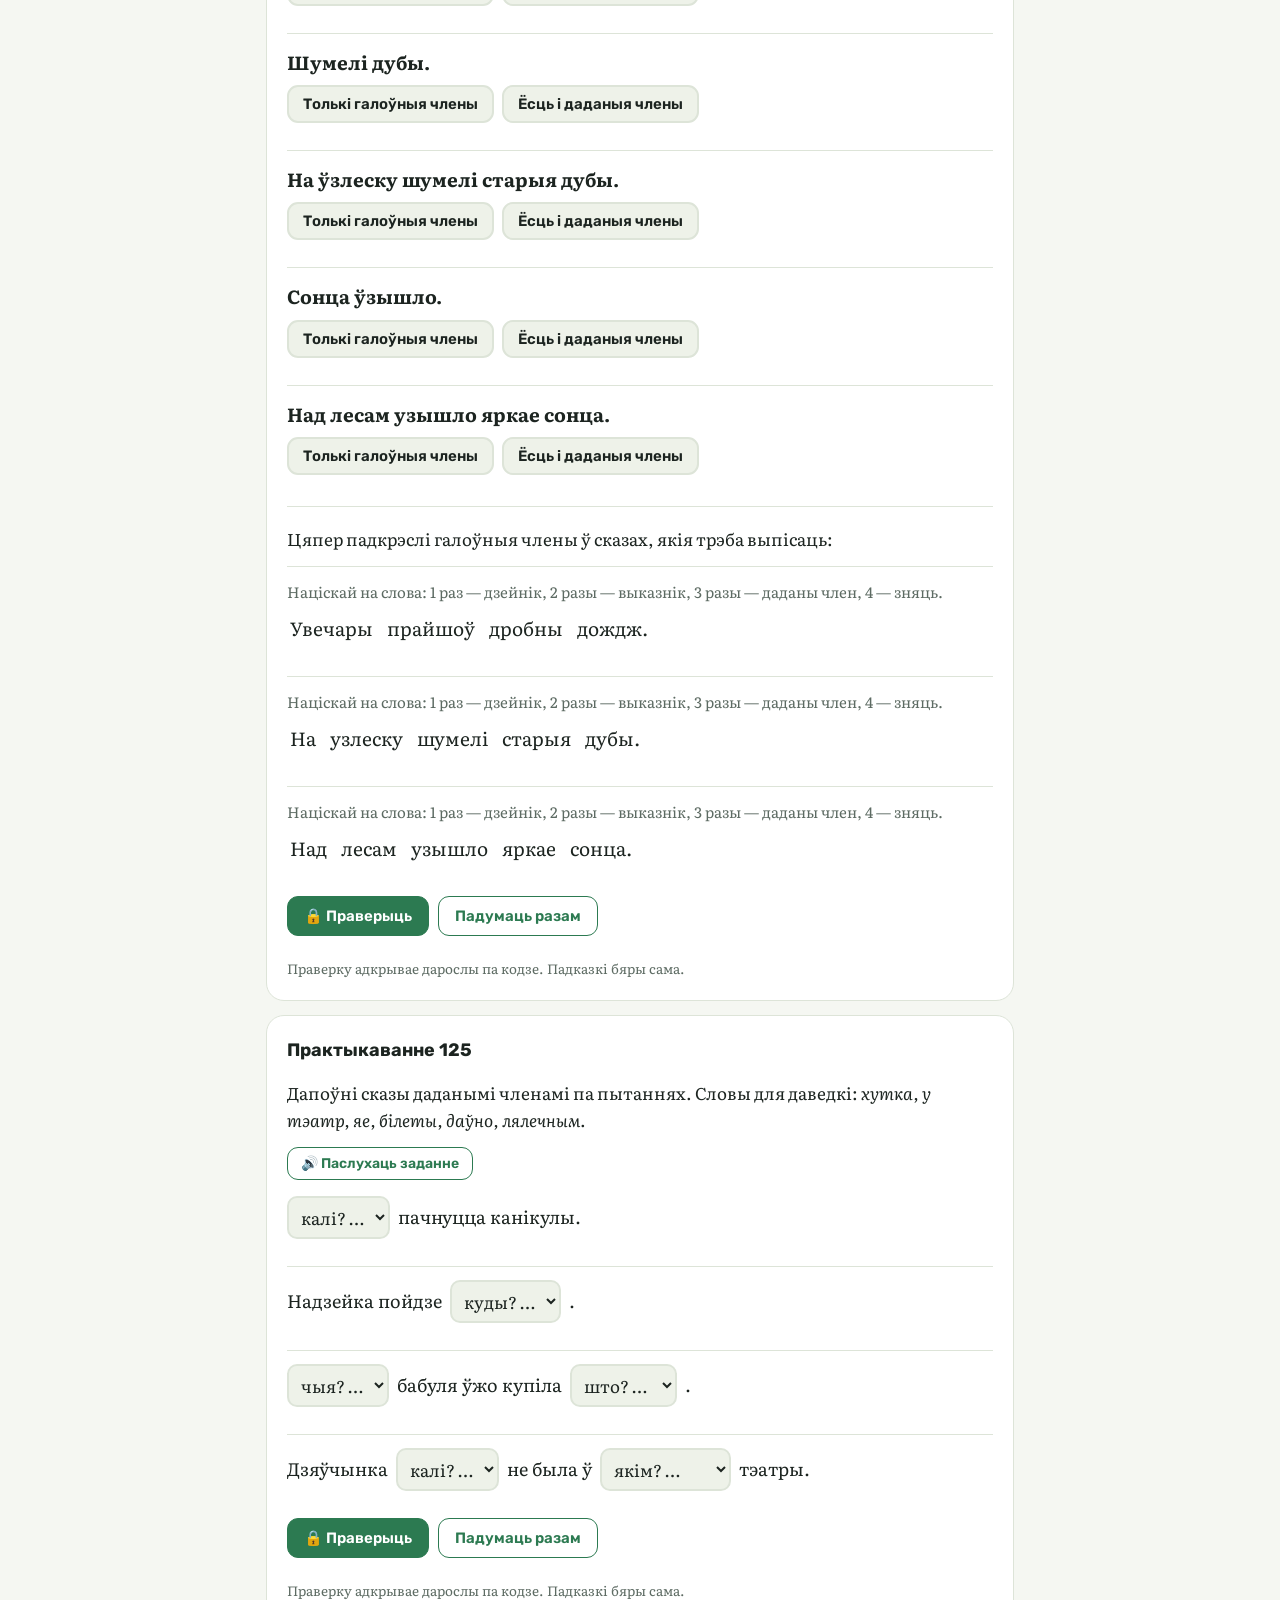
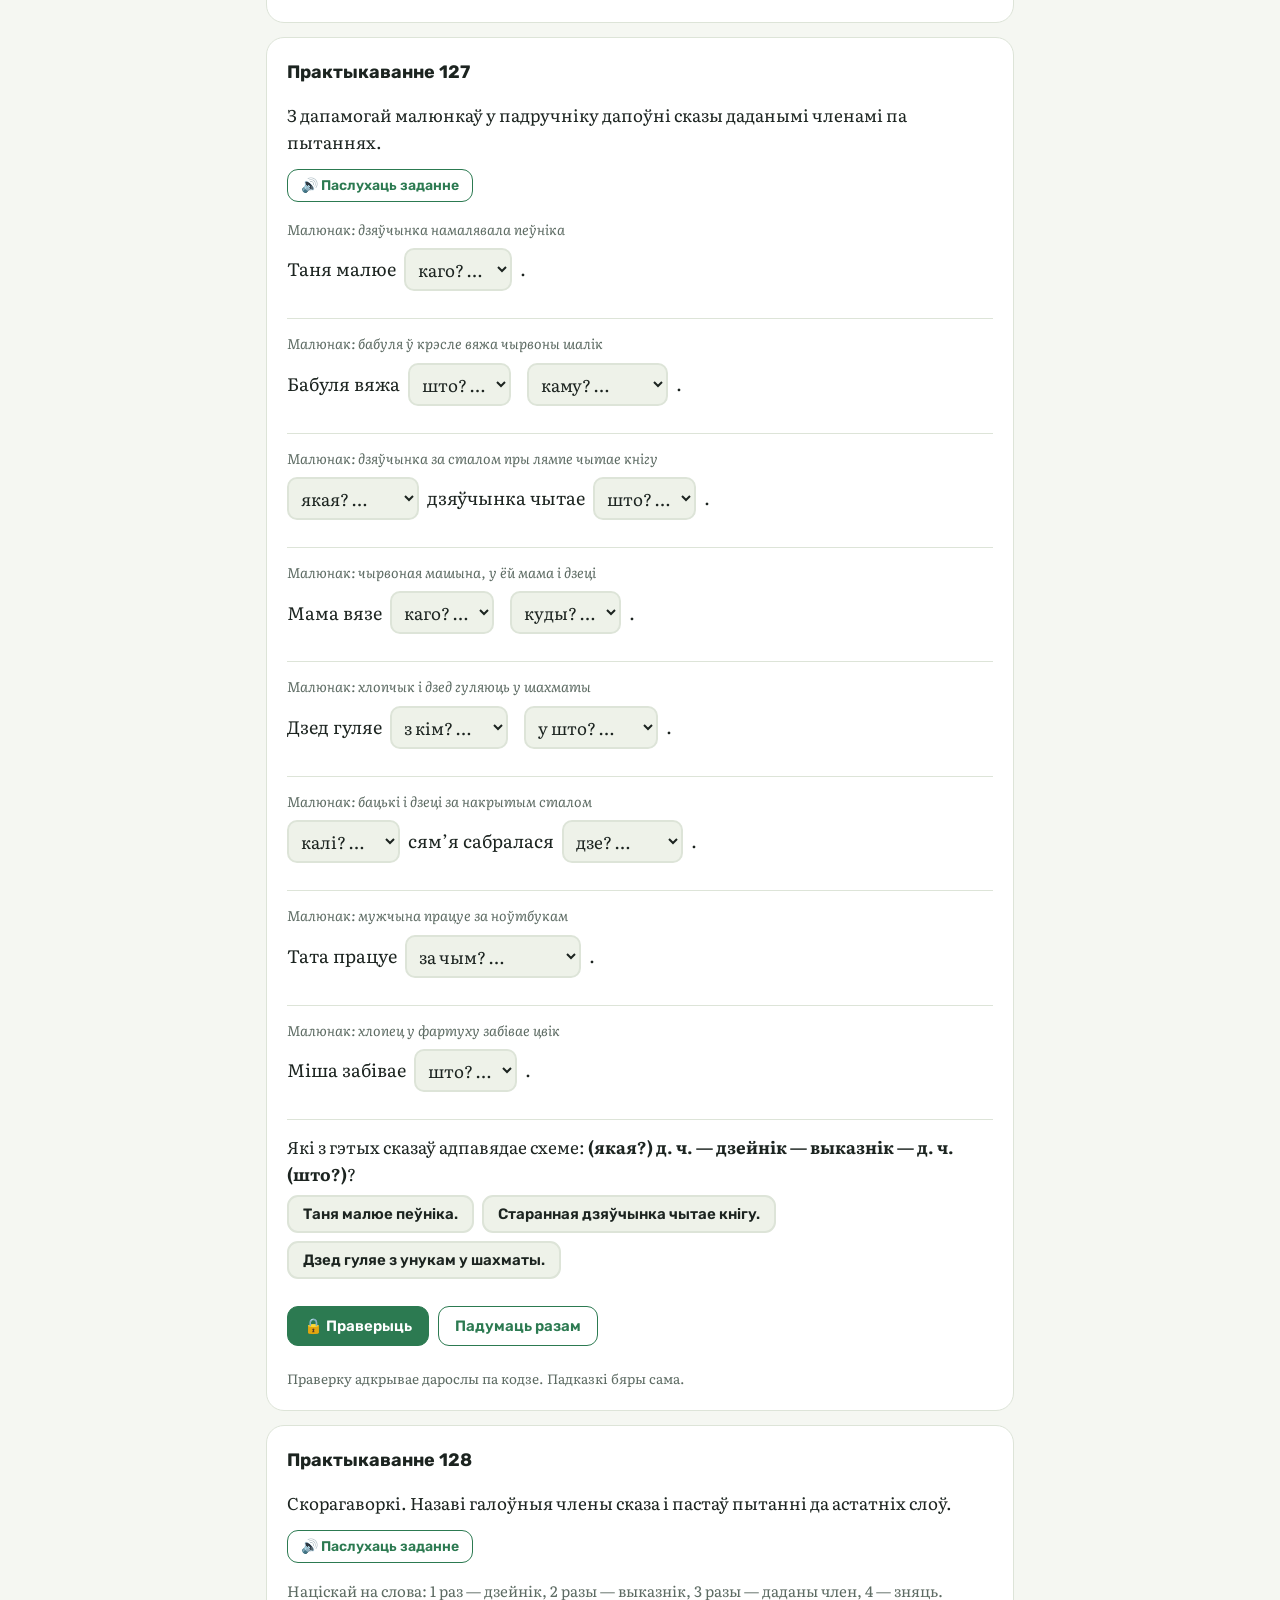
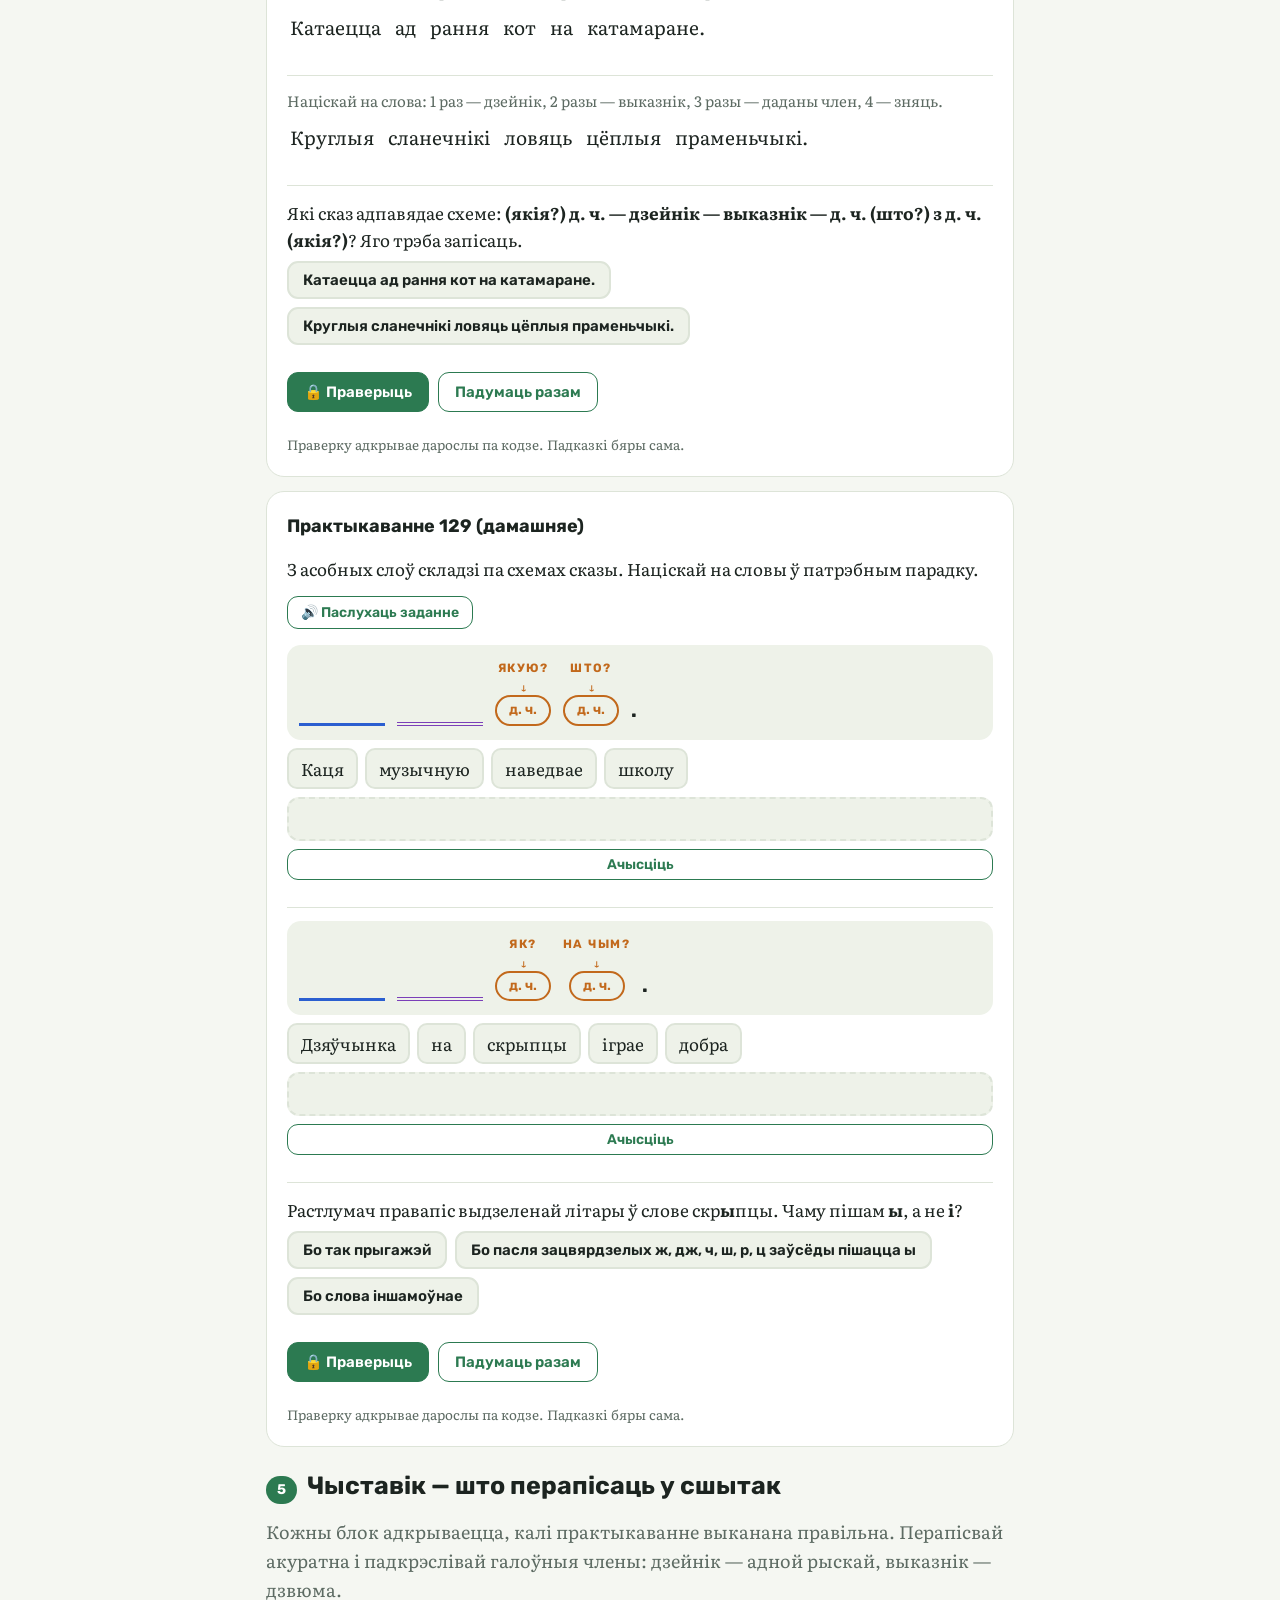
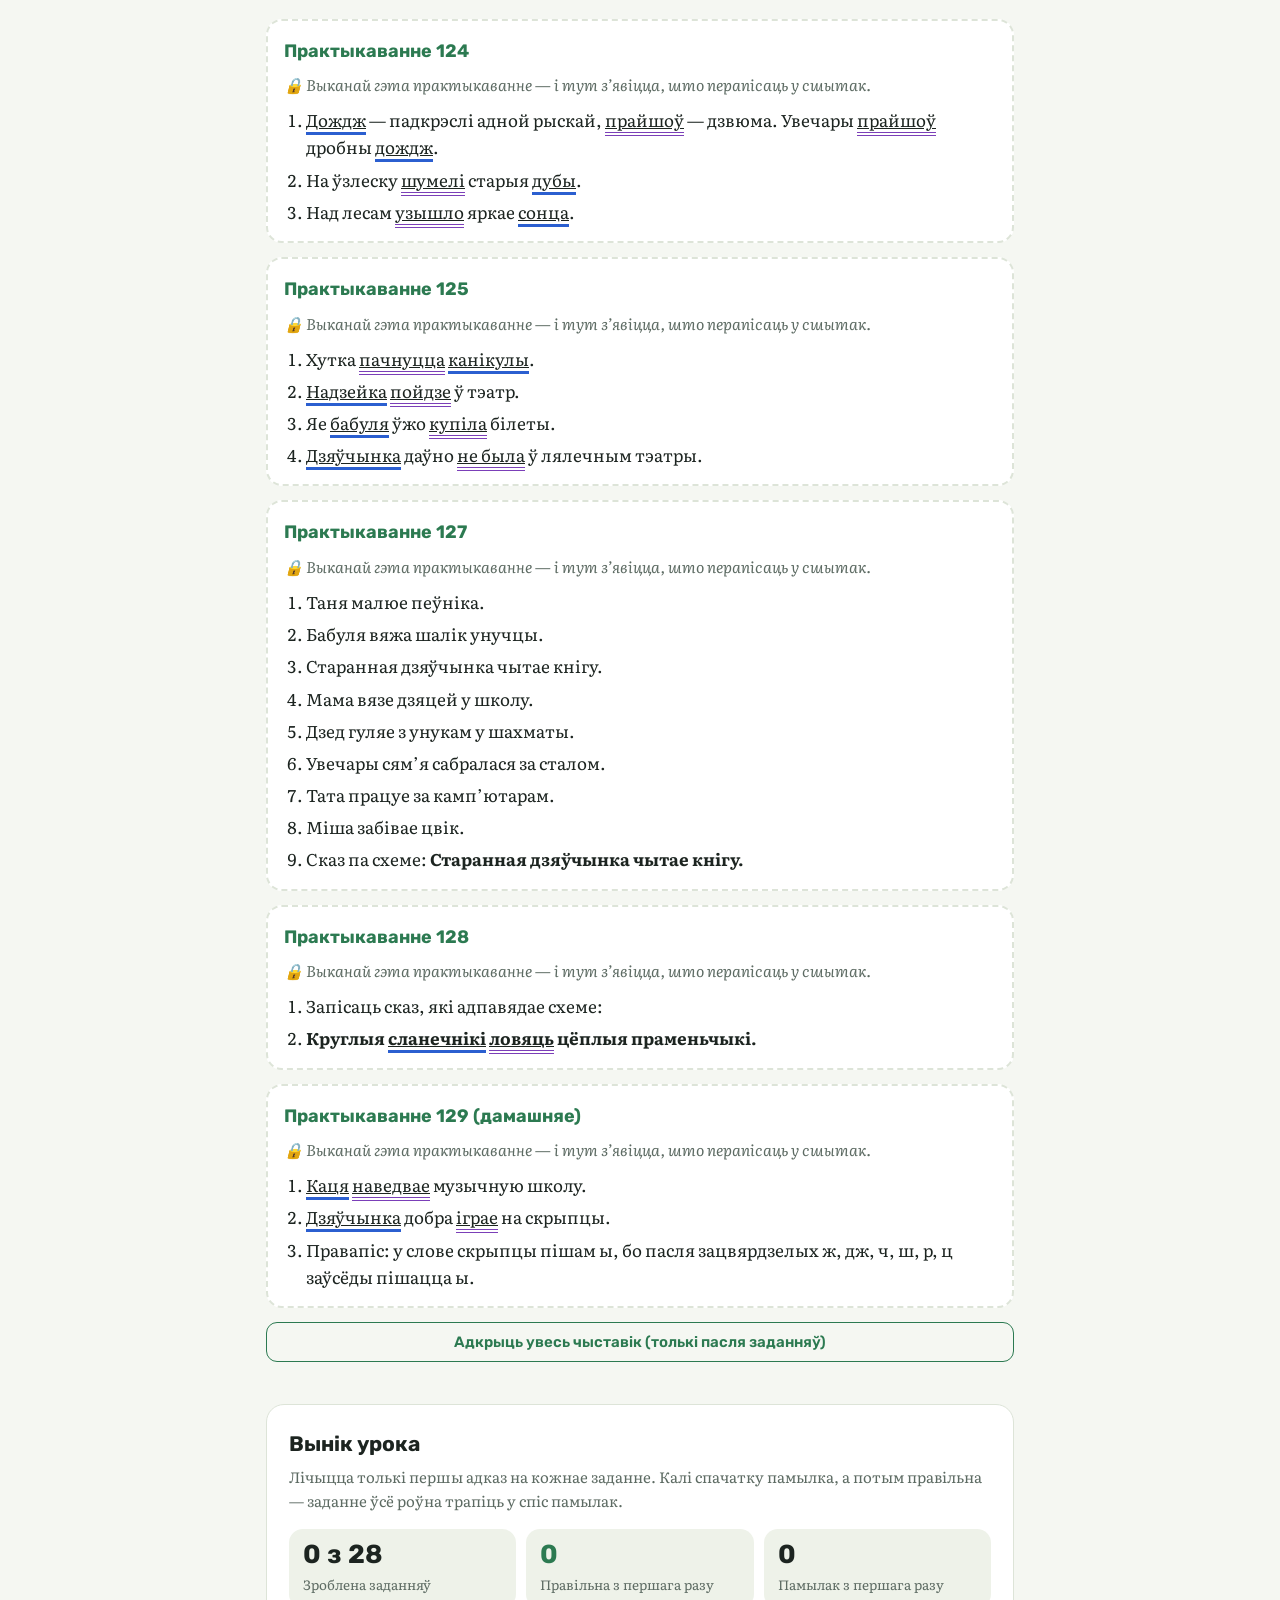
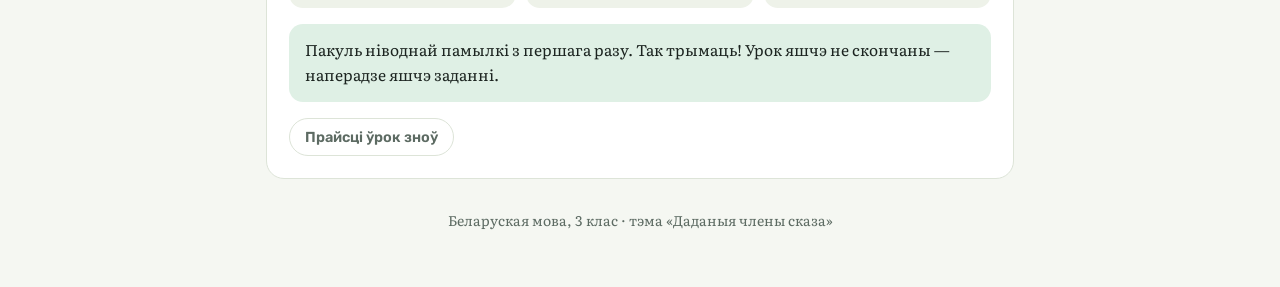
<file: belaruskaya.html>
<!doctype html>
<html lang="be">
<head>
<meta charset="utf-8">
<meta name="viewport" content="width=device-width, initial-scale=1, viewport-fit=cover">
<meta name="theme-color" content="#f5f7f2">
<meta name="robots" content="noindex, nofollow">
<style>html{-webkit-text-size-adjust:100%}body{margin:0}*{box-sizing:border-box}</style>
<title>Даданыя члены сказа</title>
<meta name="claude:viewport-fit-sides" content="cover">
<link rel="stylesheet" href="https://fonts.googleapis.com/css2?family=Literata:ital,opsz,wght@0,7..72,400;0,7..72,600;0,7..72,700;1,7..72,400&family=Rubik:wght@500;600;700&display=swap">
<style>
/* Макет: калонка-сшытак 780px; тэорыя — карткі, кожнае практыкаванне — асобная картка з праверкай; у канцы «чыставік» для перапісвання */
:root{
  --bg:#f5f7f2;
  --surface:#ffffff;
  --surface-2:#eef2e9;
  --ink:#1c2420;
  --muted:#5d6b63;
  --line:#dde4d8;
  --accent:#2c7a51;
  --accent-soft:#dff0e5;
  --q:#c2691c;
  --q-soft:#fbead8;
  --sub:#2b5fd0;
  --sub-soft:#e2e9fb;
  --pred:#7b3fb8;
  --pred-soft:#eee2fa;
  --wrong:#c93a3a;
  --wrong-soft:#fbe3e3;
  --font-head:"Rubik","Trebuchet MS",sans-serif;
  --font-body:"Literata",Georgia,serif;
  color-scheme:light;
}
@media (prefers-color-scheme:dark){
  :root:not([data-theme="light"]){
    --bg:#121714; --surface:#1a211d; --surface-2:#222b26; --ink:#e9f0ea; --muted:#9db0a5;
    --line:#2e3a33; --accent:#6cc795; --accent-soft:#1d3327;
    --q:#efa864; --q-soft:#3a2a18; --sub:#86a7ff; --sub-soft:#1e2742; --pred:#c094f0; --pred-soft:#2b2240;
    --wrong:#ef7a7a; --wrong-soft:#3a1e1e; color-scheme:dark;
  }
}
:root[data-theme="dark"]{
  --bg:#121714; --surface:#1a211d; --surface-2:#222b26; --ink:#e9f0ea; --muted:#9db0a5;
  --line:#2e3a33; --accent:#6cc795; --accent-soft:#1d3327;
  --q:#efa864; --q-soft:#3a2a18; --sub:#86a7ff; --sub-soft:#1e2742; --pred:#c094f0; --pred-soft:#2b2240;
  --wrong:#ef7a7a; --wrong-soft:#3a1e1e; color-scheme:dark;
}
body{background:var(--bg);color:var(--ink);font-family:var(--font-body);font-size:17px;line-height:1.6}
.wrap{max-width:780px;margin:0 auto;padding-left:max(16px,env(safe-area-inset-left,0px));padding-right:max(16px,env(safe-area-inset-right,0px));padding-block:28px 56px;display:flex;flex-direction:column;gap:24px}
h1,h2,h3{font-family:var(--font-head);text-wrap:balance;margin:0}
h1{font-size:clamp(27px,5.6vw,38px);line-height:1.14;letter-spacing:-.3px}
h2{font-size:clamp(20px,4vw,25px);line-height:1.22}
h3{font-size:18px}
p{margin:0}
.eyebrow{font-family:var(--font-head);font-size:13px;letter-spacing:.14em;text-transform:uppercase;color:var(--accent);font-weight:700}
.lead{color:var(--muted);font-size:18px}
.card{background:var(--surface);border:1px solid var(--line);border-radius:18px;padding:20px;display:flex;flex-direction:column;gap:14px}
.sec{display:flex;flex-direction:column;gap:14px}
.sec-head{display:flex;align-items:baseline;gap:10px;flex-wrap:wrap}
.num-badge{font-family:var(--font-head);font-weight:700;font-size:14px;background:var(--accent);color:#fff;border-radius:999px;padding:3px 11px;flex:none}
.ru{font-size:14.5px;color:var(--muted);font-style:italic}
.rule{background:var(--accent-soft);border-left:4px solid var(--accent);border-radius:0 12px 12px 0;padding:12px 15px}
.rule b{color:var(--accent)}
.tipbox{background:var(--q-soft);border-left:4px solid var(--q);border-radius:0 12px 12px 0;padding:12px 15px}
.qlist{display:flex;flex-wrap:wrap;gap:6px}
.qchip{font-family:var(--font-head);font-size:14px;font-weight:600;background:var(--q-soft);color:var(--q);border-radius:999px;padding:4px 11px}
.legend{display:flex;flex-wrap:wrap;gap:14px;font-size:14.5px;color:var(--muted);align-items:center}
.lg{display:inline-flex;align-items:center;gap:7px}
.swatch{width:34px;height:0;flex:none}
.swatch.s{border-bottom:3px solid var(--sub)}
.swatch.p{border-bottom:4px double var(--pred)}
.swatch.d{border-bottom:2px dashed var(--q)}

/* схемы як у падручніку */
.scheme{display:flex;flex-wrap:wrap;align-items:flex-end;gap:12px;background:var(--surface-2);border-radius:14px;padding:14px 12px;overflow-x:auto}
.slot{display:flex;flex-direction:column;align-items:center;gap:2px;flex:none}
.slot .qq{font-family:var(--font-head);font-size:12px;letter-spacing:.12em;text-transform:uppercase;color:var(--q);font-weight:700}
.slot .arr{color:var(--q);font-size:13px;line-height:1}
.slot .bar{width:86px;height:14px}
.slot .bar.s{border-bottom:3px solid var(--sub)}
.slot .bar.p{border-bottom:4px double var(--pred)}
.slot .oval{border:2px solid var(--q);color:var(--q);border-radius:999px;padding:2px 12px;font-family:var(--font-head);font-weight:600;font-size:14px}
.slot .dot{font-family:var(--font-head);font-weight:700;font-size:20px;align-self:flex-end}

/* разметка сказа */
.sent{display:flex;flex-wrap:wrap;gap:8px;align-items:flex-end;font-size:19px}
button.w{font-family:var(--font-body);font-size:19px;background:none;border:none;border-bottom:3px solid transparent;color:var(--ink);padding:2px 3px 4px;cursor:pointer;border-radius:4px 4px 0 0}
button.w:hover{background:var(--surface-2)}
button.w.r0{border-bottom:3px solid var(--sub);background:var(--sub-soft)}
button.w.r1{border-bottom:4px double var(--pred);background:var(--pred-soft)}
button.w.r2{border-bottom:3px dashed var(--q);background:var(--q-soft)}
button.w.err{outline:2px solid var(--wrong);outline-offset:1px}
button.w:focus-visible{outline:3px solid var(--accent);outline-offset:1px}

/* заданні */
.item{display:flex;flex-direction:column;gap:8px;padding:13px 0;border-top:1px solid var(--line)}
.item:first-of-type{border-top:none;padding-top:2px}
.row{display:flex;flex-wrap:wrap;align-items:center;gap:8px;font-size:18px}
.row .pic{font-size:14px;color:var(--muted);font-style:italic;width:100%}
select.pick{font-family:var(--font-body);font-size:17px;padding:6px 8px;border:2px solid var(--line);border-radius:10px;background:var(--surface-2);color:var(--ink);max-width:100%}
select.pick.ok{border-color:var(--accent);background:var(--accent-soft);color:var(--accent)}
select.pick.bad{border-color:var(--wrong);background:var(--wrong-soft);color:var(--wrong)}
select.pick:focus{outline:3px solid var(--accent);outline-offset:1px}
.fb{font-size:15.5px;line-height:1.55;border-radius:10px;padding:9px 12px}
.fb.ok{background:var(--accent-soft);color:var(--accent);font-weight:600}
.fb.bad{background:var(--wrong-soft);color:var(--wrong)}
.fb.tip{background:var(--q-soft);color:var(--q)}
.opts{display:flex;gap:8px;flex-wrap:wrap}
button.opt{font-family:var(--font-head);font-weight:600;font-size:15px;border:2px solid var(--line);background:var(--surface-2);color:var(--ink);border-radius:11px;padding:8px 14px;cursor:pointer;text-align:left}
button.opt.ok{border-color:var(--accent);background:var(--accent-soft);color:var(--accent)}
button.opt.bad{border-color:var(--wrong);background:var(--wrong-soft);color:var(--wrong)}
.btns{display:flex;gap:9px;flex-wrap:wrap}
button.b{font-family:var(--font-head);font-weight:600;font-size:15px;border-radius:11px;padding:10px 16px;border:1px solid var(--accent);background:var(--accent);color:#fff;cursor:pointer}
button.b.ghost{background:transparent;color:var(--accent)}
button.b:focus-visible{outline:3px solid var(--q);outline-offset:2px}
button.saybtn{align-self:flex-start;font-size:14px;padding:7px 13px}
.bank{display:flex;flex-wrap:wrap;gap:7px}
button.word{font-family:var(--font-body);font-size:17px;border:2px solid var(--line);background:var(--surface-2);color:var(--ink);border-radius:10px;padding:6px 12px;cursor:pointer}
button.word.used{opacity:.35;text-decoration:line-through}
.built{min-height:44px;background:var(--surface-2);border-radius:12px;padding:10px 12px;font-size:19px;border:2px dashed var(--line)}
.progress{position:sticky;top:env(safe-area-inset-top,0px);z-index:5;background:var(--accent);color:#fff;border-radius:999px;padding:9px 16px;font-family:var(--font-head);font-weight:600;font-size:15px;display:flex;justify-content:space-between;gap:10px;box-shadow:0 4px 14px rgba(0,0,0,.14)}
.clean{background:var(--surface);border:2px dashed var(--line);border-radius:16px;padding:16px;display:flex;flex-direction:column;gap:8px}
.clean.open{border-style:solid;border-color:var(--accent)}
.clean h3{color:var(--accent)}
.clean .lock{color:var(--muted);font-style:italic;font-size:15.5px}
.clean ol{margin:0;padding-left:22px;display:flex;flex-direction:column;gap:5px}
.underS{border-bottom:3px solid var(--sub)}
.underP{border-bottom:4px double var(--pred)}
.mini{background:var(--surface-2);border-radius:12px;padding:10px 13px;min-width:0}
.grid2{display:grid;grid-template-columns:repeat(auto-fit,minmax(230px,1fr));gap:10px}
.q{color:var(--muted);font-size:15px}
footer{color:var(--muted);font-size:14px;text-align:center;padding-top:6px}

.lesson-list{display:flex;flex-direction:column;gap:6px}
button.part{font-family:var(--font-head);font-weight:600;font-size:15px;text-align:left;border:2px solid var(--line);background:var(--surface-2);color:var(--ink);border-radius:11px;padding:9px 13px;cursor:pointer;display:flex;gap:9px;align-items:center}
button.part .n{font-size:13px;color:var(--muted);flex:none}
button.part.now{border-color:var(--accent);background:var(--accent-soft);color:var(--accent)}
button.part.heard .n::after{content:" \2713"}
.player{background:var(--accent-soft);border-radius:14px;padding:12px 15px;font-family:var(--font-head);font-weight:600;color:var(--accent);font-size:15.5px}
</style>
<link rel="stylesheet" href="assets/uroki.css?v=16">
<script src="assets/uroki.js?v=16"></script>
</head>
<body>
<div class="homebar"><a href="./">← Все уроки</a></div>
<style>.homebar{max-width:820px;margin:0 auto;padding:14px max(16px,env(safe-area-inset-left,0px)) 0}
.homebar a{display:inline-block;font:600 15px/1 Rubik,system-ui,sans-serif;color:#2c7a51;text-decoration:none;background:#dff0e5;border:1px solid #dde4d8;border-radius:999px;padding:9px 14px}</style>


<div class="wrap">

  <header class="sec">
    <p class="eyebrow">Беларуская мова · 3 клас · с. 76–79</p>
    <h1>Даданыя члены сказа</h1>
    <p class="lead">Тэорыя, галасавое тлумачэнне і практыкаванні 124–129 з праверкай. Спачатку выканай усё тут, а потым перапішы ў сшытак — чыставік адкрыецца ўнізе.</p>
  </header>


  <section class="card">
    <h2>Урок у запісе</h2>
    <p class="q">Націсні «Слухаць урок» — тэма будзе расказана па частках, як на ўроку. Пасля кожнай часткі наступная ўключыцца сама. Можна слухаць і чытаць старонку адначасова.</p>
    <div class="lesson-list" id="lesson-list"></div>
    <div class="player" id="l-now">Частка не выбрана.</div>
    <div class="btns">
      <button class="b" id="l-play">▶ Слухаць урок</button>
      <button class="b ghost" id="l-prev">◀ Назад</button>
      <button class="b ghost" id="l-next">Далей ▶</button>
    </div>
    <p class="q" id="l-note"></p>
  </section>
  <section class="card">
    <h2>1. Пра што гэта тэма</h2>
    <p>У кожным сказе ёсць <b>галоўныя члены</b>: <b style="color:var(--sub)">дзейнік</b> і <b style="color:var(--pred)">выказнік</b>. Гэта аснова сказа.</p>
    <div class="grid2">
      <div class="mini"><p><b style="color:var(--sub)">Дзейнік</b> — пра каго ці пра што гаворыцца ў сказе. Пытанні: <b>хто? што?</b> Падкрэсліваем <span class="underS">адной рыскай</span>.</p></div>
      <div class="mini"><p><b style="color:var(--pred)">Выказнік</b> — што робіць, што рабіў, які ён. Пытанні: <b>што робіць? што зрабіў?</b> Падкрэсліваем <span class="underP">дзвюма рыскамі</span>.</p></div>
    </div>
    <div class="rule"><b>Акрамя галоўных членаў, у сказе могуць быць даданыя.</b> Даданыя члены — гэта ўсе астатнія словы. Яны тлумачаць, дапаўняюць, робяць сказ больш поўным і дакладным. На схеме іх пазначаюць <b>д. ч.</b></div>
    <p class="ru">По-русски: кроме подлежащего и сказуемого (главных членов), в предложении бывают второстепенные члены — все остальные слова. Они отвечают на вопросы от главных слов.</p>
    <p><b>Параўнай:</b></p>
    <div class="grid2">
      <div class="mini"><p style="font-size:19px">Прайшоў дождж.</p><p class="q">Толькі галоўныя члены.</p></div>
      <div class="mini"><p style="font-size:19px">Увечары прайшоў дробны дождж.</p><p class="q">Тыя ж галоўныя члены + два даданыя: увечары, дробны.</p></div>
    </div>
    <button class="b ghost saybtn" type="button" data-say="Сегодня тема — даданыя члены сказа, то есть второстепенные члены предложения. В каждом предложении есть основа: дзейнік — подлежащее, отвечает на вопросы хто? што?, и выказнік — сказуемое, отвечает на вопрос што робіць?. Послушай: Прайшоў дождж. Здесь только два слова, только главные члены. А теперь: Увечары прайшоў дробны дождж. Главные члены те же: дождж прайшоў. Но добавились ещё два слова: увечары и дробны. Вот это и есть даданыя члены — второстепенные. Они отвечают на вопросы от главных слов: прайшоў калі? увечары. Дождж які? дробны.">🔊 Паслухаць тлумачэнне</button>
  </section>

  <section class="card">
    <h2>2. Як знайсці члены сказа — тры крокі</h2>
    <p><b>Крок 1.</b> Знайдзі, <b>пра каго ці пра што</b> гаворыцца ў сказе — гэта дзейнік (хто? што?).</p>
    <p><b>Крок 2.</b> Спытай ад дзейніка: <b>што ён робіць?</b> — гэта выказнік.</p>
    <p><b>Крок 3.</b> Ад галоўных членаў стаў пытанні да астатніх слоў. Усе словы, да якіх ты паставіў пытанне, — <b>даданыя члены</b>.</p>
    <div class="rule">Словы ў сказе звязаны па сэнсе. Каб устанавіць сувязь слоў, трэба ставіць пытанні ад аднаго слова да другога.</div>
    <p><b>Узор разбору:</b> Увечары прайшоў дробны дождж.</p>
    <div class="mini">
      <p>• Пра што гаворыцца? (<b>што?</b>) — <span class="underS">дождж</span> — дзейнік.</p>
      <p>• Дождж (<b>што зрабіў?</b>) — <span class="underP">прайшоў</span> — выказнік.</p>
      <p>• Прайшоў (<b>калі?</b>) — увечары — даданы член.</p>
      <p>• Дождж (<b>які?</b>) — дробны — даданы член.</p>
    </div>
    <p><b>Пытанні даданых членаў</b> — іх варта проста ведаць:</p>
    <div class="qlist">
      <span class="qchip">які? якая? якое? якія?</span><span class="qchip">чый? чыя?</span><span class="qchip">каго? што?</span><span class="qchip">каму? чаму?</span><span class="qchip">чым? за чым?</span><span class="qchip">з кім?</span><span class="qchip">дзе?</span><span class="qchip">куды?</span><span class="qchip">калі?</span><span class="qchip">як?</span><span class="qchip">у чым?</span>
    </div>
    <button class="b ghost saybtn" type="button" data-say="Как разбирать предложение. Шаг первый: найди, о ком или о чём говорится. Задай вопрос хто? или што?. Это дзейнік, подчёркиваем одной чертой. Шаг второй: спроси от него — што робіць? Это выказнік, подчёркиваем двумя чертами. Шаг третий: от главных слов задавай вопросы к остальным словам. Все слова, к которым ты задал вопрос, — даданыя члены. Разберём предложение: Увечары прайшоў дробны дождж. О чём говорится? Што? Дождж. Это дзейнік. Дождж што зрабіў? Прайшоў. Это выказнік. Прайшоў калі? Увечары. Даданы член. Дождж які? Дробны. Тоже даданы член. Всё предложение разобрано.">🔊 Паслухаць разбор</button>
  </section>

  <section class="card">
    <h2>3. Як чытаць схему з падручніка</h2>
    <p>У схеме адна рыска — дзейнік, дзве рыскі — выказнік, авал <b>д. ч.</b> — даданы член. Стрэлка з пытаннем паказвае, <b>ад якога слова</b> ставіцца пытанне.</p>
    <div class="scheme">
      <div class="slot"><span class="qq">якая?</span><span class="arr">↓</span><span class="oval">д. ч.</span></div>
      <div class="slot"><span class="bar s"></span></div>
      <div class="slot"><span class="bar p"></span></div>
      <div class="slot"><span class="qq">што?</span><span class="arr">↓</span><span class="oval">д. ч.</span></div>
      <div class="slot"><span class="dot">.</span></div>
    </div>
    <p class="q">Такая схема чытаецца так: даданы член (якая?) + дзейнік + выказнік + даданы член (што?). Напрыклад: <b>Старанная дзяўчынка чытае кнігу.</b></p>
    <div class="legend">
      <span class="lg"><span class="swatch s"></span> дзейнік</span>
      <span class="lg"><span class="swatch p"></span> выказнік</span>
      <span class="lg"><span class="swatch d"></span> даданы член</span>
    </div>
  </section>

  <section class="sec">
    <div class="sec-head"><span class="num-badge">4</span><h2>Практыкаванні</h2></div>
    <p class="lead">Адказаў тут няма — рабі сам і націскай «Праверыць». Калі памылка, я пакажу дзе і растлумачу.</p>
    <div class="progress"><span>Выканана</span><span id="progress-n">0 з 0</span></div>
    <div id="ex" class="sec"></div>
  </section>

  <section class="sec">
    <div class="sec-head"><span class="num-badge">5</span><h2>Чыставік — што перапісаць у сшытак</h2></div>
    <p class="lead">Кожны блок адкрываецца, калі практыкаванне выканана правільна. Перапісвай акуратна і падкрэслівай галоўныя члены: дзейнік — адной рыскай, выказнік — дзвюма.</p>
    <div id="clean" class="sec"></div>
    <div id="uroki-result"></div>
  </section>

  <footer>Беларуская мова, 3 клас · тэма «Даданыя члены сказа»</footer>
</div>

<script>
(function(){
  var exHost=document.getElementById('ex'), cleanHost=document.getElementById('clean'), progEl=document.getElementById('progress-n');
  var total=0, solved=0, cleanBlocks={}, exAll=[];
  Uroki.init({id:'be-dadanyia', title:'Даданыя члены сказа', subject:'Беларуская мова', lang:'be'});
  function UR(ex,host,label){ return Uroki.item(label, ex.title, host); }
  function GATE(els,host){ Uroki.gate(els,host); }
  function plainTxt(h){ var d=document.createElement('div'); d.innerHTML=h; return (d.textContent||'').replace(/\s+/g,' ').trim(); }
  function bump(){ progEl.textContent=solved+' з '+total; }

  function card(title,sub){
    var c=document.createElement('section'); c.className='card';
    var h=document.createElement('h3'); h.textContent=title; c.appendChild(h);
    if(sub){ var p=document.createElement('p'); p.innerHTML=sub; c.appendChild(p); }
    exHost.appendChild(c); return c;
  }
  function fbEl(parent){ var f=document.createElement('div'); f.className='fb'; f.hidden=true; parent.appendChild(f); return f; }
  function say(f,text,kind){ f.innerHTML=text; f.className='fb '+kind; f.hidden=false; }

  function finish(ex){
    if(ex.items.every(function(s){return s.done;})){
      var b=cleanBlocks[ex.id];
      if(b&&!b.opened){ b.opened=true; b.el.classList.add('open'); b.lock.hidden=true; b.content.hidden=false; }
    }
  }
  function mkEx(id,title,sub,audio){
    var ex={id:id,title:title,items:[],card:card(title,sub),home:/дамашн/i.test(title)};
    if(audio){
      var b=document.createElement('button'); b.className='b ghost saybtn'; b.type='button';
      b.textContent='\uD83D\uDD0A Паслухаць заданне'; b.setAttribute('data-say',audio);
      ex.card.appendChild(b);
    }
    exAll.push(ex);
    return ex;
  }
  var DEF={
    mark:'Спачатку знайдзі галоўныя члены. Спытай: пра каго ці пра што гаворыцца ў сказе? — гэта дзейнік. Што пра яго гаворыцца, што ён робіць? — гэта выказнік. Потым ад галоўных слоў задавай пытанні да астатніх слоў: які? чый? колькі? дзе? калі? як? — усе яны даданыя члены.',
    pick:'Задай пытанне ад галоўнага слова і глядзі, якое слова на яго адказвае. Потым прачытай сказ цалкам з кожным варыянтам — пакінь той, з якім сказ гучыць правільна.',
    choice:'Прачытай усе варыянты ўголас і адкінь тыя, што відавочна не падыходзяць. З тых, што засталіся, выберы той, які адказвае менавіта на пытанне задання.',
    order:'Пачынай з таго, пра каго ці пра што гаворыцца, — гэта дзейнік. Потым пастаў слова, якое кажа, што ён робіць. Астатнія словы стаў так, каб кожнае адказвала на пытанне ад таго слова, да якога адносіцца. Звярай з ваконцамі схемы.'
  };
  /* Падказка вядзе думку і ніколі не кажа адказ. */
  function hintStep(st,f,data,def,pre){
    pre=pre||'';
    if(st.home && pre){ say(f,'Пакуль не сыходзіцца.','bad'); return; }
    if(!st._r){
      st._r=[];
      if(data.ask) st._r.push(data.ask);
      if(data.hint) st._r.push(data.hint);
      if(!st._r.length) st._r.push(def);
    }
    var i=st._hi||0; st._hi=i+1;
    say(f, pre+'\uD83D\uDCA1 '+st._r[Math.min(i,st._r.length-1)], pre? 'bad':'tip');
  }
  function addBtns(ex,onCheck){
    var btns=document.createElement('div'); btns.className='btns';
    var b1=document.createElement('button'); b1.className='b'; b1.type='button'; b1.textContent='\uD83D\uDD12 Праверыць';
    var b2=document.createElement('button'); b2.className='b ghost'; b2.type='button'; b2.textContent='Падумаць разам';
    b1.addEventListener('click',function(){
      Uroki.guard(function(){ ex.items.forEach(function(s){ if(s.check) s.check(); }); finish(ex); },
        'Код для праверкі','Праверку адкрывае дарослы. Паклічы маму ці тату — яны ўвядуць код.');
    });
    function runHelp(){ for(var i=0;i<ex.items.length;i++){ if(!ex.items[i].done && ex.items[i].explain){ ex.items[i].explain(); return; } } }
    b2.addEventListener('click',function(){
      if(ex.home) Uroki.guard(runHelp,'Код для падказкі','Гэта дамашняе заданне — падказку адкрывае дарослы.');
      else runHelp();
    });
    btns.appendChild(b1); btns.appendChild(b2); ex.card.appendChild(btns);
    var lh=document.createElement('p'); lh.className='lockhint';
    lh.textContent='Праверку адкрывае дарослы па кодзе. Падказкі бяры сама.';
    ex.card.appendChild(lh);
  }
  function done(st){ if(!st.done){ st.done=true; solved++; bump(); if(st.trk) st.trk.ok(st.right||''); } }
  /* Заданне было зроблена раней: ставім гатовы выгляд, спробу не дадаём. */
  function revive(st,f,msg){
    if(st.done) return;
    st.done=true; solved++; bump(); st.trk.badge();
    if(f) say(f,'Гэта ты ўжо зрабіла раней — адказ захаваны. '+(msg||''),'ok');
  }
  function remind(st,f){
    if(!st.trk || !st.trk.hadError || !f) return;
    say(f,'Мінулы раз тут была памылка. Паспрабуй яшчэ раз.'+(st.trk.rec.wrong? ' Мінулы адказ: '+st.trk.rec.wrong : ''),'tip');
  }

  /* ---- віджэт: разметка сказа ---- */
  var ROLE=['дзейнік','выказнік','даданы член'];
  function markWidget(ex,data){
    var wrap=document.createElement('div'); wrap.className='item';
    var hint=document.createElement('p'); hint.className='q';
    hint.textContent='Націскай на слова: 1 раз — дзейнік, 2 разы — выказнік, 3 разы — даданы член, 4 — зняць.';
    var line=document.createElement('div'); line.className='sent';
    var st={done:false, btns:[]}; var touched=false;
    data.words.forEach(function(wd,i){
      var b=document.createElement('button'); b.type='button'; b.className='w'; b.textContent=wd.w;
      b.setAttribute('aria-label',wd.w);
      var cur=-1;
      b.addEventListener('click',function(){
        if(st.done) return;
        touched=true;
        cur=(cur+2)%4-1;
        b.className='w'+(cur>=0?' r'+cur:'');
      });
      b.getRole=function(){ return cur; };
      b.setRole=function(r){ cur=r; b.className='w'+(r>=0?' r'+r:''); };
      st.btns.push(b); line.appendChild(b);
    });
    wrap.appendChild(hint); wrap.appendChild(line);
    var f=fbEl(wrap); ex.card.appendChild(wrap); total++;
    st.trk=UR(ex, wrap, data.words.map(function(w){return w.w;}).join(' '));
    st.right=data.words.filter(function(w){return w.r===0;}).map(function(w){return w.w;}).join(' ')+' — дзейнік, '+data.words.filter(function(w){return w.r===1;}).map(function(w){return w.w;}).join(' ')+' — выказнік';
    if(st.trk.restored){ st.btns.forEach(function(b,i){ b.setRole(data.words[i].r); }); revive(st,f,''); } else remind(st,f);
    st.check=function(){
      if(st.done) return true;
      if(!touched){ say(f,'Гэта заданне яшчэ не пачата: спачатку размець словы ў сказе.','tip'); return false; }
      var bad=[];
      st.btns.forEach(function(b,i){
        b.classList.remove('err');
        if(b.getRole()!==data.words[i].r){ b.classList.add('err'); bad.push(i); }
      });
      if(!bad.length){
        done(st);
        say(f,'Правільна! '+data.words.filter(function(w){return w.r===0;}).map(function(w){return w.w;}).join(' ')+' — дзейнік, '+data.words.filter(function(w){return w.r===1;}).map(function(w){return w.w;}).join(' ')+' — выказнік, астатняе — даданыя члены.','ok');
        return true;
      }
      st.trk.wrong(bad.map(function(i){return data.words[i].w;}).join(', '));
      hintStep(st,f,data,DEF.mark,'Яшчэ не так. Паглядзі на словы, абведзеныя чырвоным. ');
      GATE(st.btns, wrap); return false;
    };
    st.explain=function(){ if(st.done) return; st.trk.hint(); hintStep(st,f,data,DEF.mark); };
    st.home=ex.home; ex.items.push(st); return st;
  }

  /* ---- віджэт: выбар слова ---- */
  function pickWidget(ex,data){
    var wrap=document.createElement('div'); wrap.className='item';
    var row=document.createElement('div'); row.className='row';
    if(data.pic){ var pc=document.createElement('span'); pc.className='pic'; pc.textContent='Малюнак: '+data.pic; row.appendChild(pc); }
    var st={done:false, sels:[]};
    data.parts.forEach(function(p){
      if(typeof p==='string'){ var s=document.createElement('span'); s.innerHTML=p; row.appendChild(s); }
      else{
        var sel=document.createElement('select'); sel.className='pick';
        sel.setAttribute('aria-label',p.q||'выберы слова');
        var o0=document.createElement('option'); o0.value=''; o0.textContent=(p.q? p.q+' …':'выберы …'); sel.appendChild(o0);
        p.opts.forEach(function(o,oi){ var op=document.createElement('option'); op.value=String(oi); op.textContent=o; sel.appendChild(op); });
        sel.correct=p.a; sel.why=p.why; sel.qq=p.q||'';
        st.sels.push(sel); row.appendChild(sel);
      }
    });
    wrap.appendChild(row);
    var f=fbEl(wrap); ex.card.appendChild(wrap); total++;
    st.trk=UR(ex, wrap, (data.pic? 'Малюнак: '+data.pic+'. ' : '')+data.parts.map(function(p){ return typeof p==='string'? plainTxt(p) : '___'; }).join(' ').replace(/\s+/g,' ').trim());
    st.right=data.ok||'';
    if(st.trk.restored){ st.sels.forEach(function(x){ x.value=String(x.correct); x.classList.add('ok'); x.disabled=true; }); revive(st,f,data.ok||''); } else remind(st,f);
    st.check=function(){
      var bad=[], empty=0;
      st.sels.forEach(function(s){
        s.classList.remove('ok','bad');
        if(s.value===''){ empty++; return; }
        if(Number(s.value)===s.correct){ s.classList.add('ok'); } else { s.classList.add('bad'); bad.push(s); }
      });
      if(empty){ say(f,'Выберы словы ва ўсіх ваконцах.','tip'); return false; }
      if(!bad.length){ done(st); say(f,'Правільна! '+(data.ok||''),'ok'); return true; }
      st.trk.wrong(bad.map(function(x){ return x.options[x.selectedIndex].textContent; }).join(', '));
      hintStep(st,f,data,DEF.pick,'Яшчэ не так. ');
      GATE(st.sels, wrap); return false;
    };
    st.explain=function(){ if(st.done) return; st.trk.hint(); hintStep(st,f,data,DEF.pick); };
    st.home=ex.home; ex.items.push(st); return st;
  }

  /* ---- віджэт: выбар варыянта ---- */
  function choiceWidget(ex,data){
    var wrap=document.createElement('div'); wrap.className='item';
    var qp=document.createElement('p'); qp.innerHTML=data.q; wrap.appendChild(qp);
    var opts=document.createElement('div'); opts.className='opts';
    var st={done:false};
    var f; var obtns=[];
    data.opts.forEach(function(o,oi){
      var b=document.createElement('button'); b.type='button'; b.className='opt'; b.textContent=o; obtns.push(b);
      b.addEventListener('click',function(){
        if(st.done) return;
        st.picked=oi;
        obtns.forEach(function(x){ x.classList.remove('sel','bad'); });
        b.classList.add('sel'); f.hidden=true;
      });
      opts.appendChild(b);
    });
    wrap.appendChild(opts); f=fbEl(wrap); ex.card.appendChild(wrap); total++;
    st.trk=UR(ex, wrap, plainTxt(data.q));
    st.right=data.opts[data.a];
    if(st.trk.restored){ if(obtns[data.a]) obtns[data.a].classList.add('ok'); obtns.forEach(function(b){ b.disabled=true; }); revive(st,f,data.why||''); } else remind(st,f);
    st.picked=-1;
    st.check=function(){
      if(st.done) return true;
      if(st.picked<0){ say(f,'Спачатку выберы варыянт, потым націсні «Праверыць».','tip'); return false; }
      if(st.picked===data.a){
        obtns[st.picked].classList.remove('sel'); obtns[st.picked].classList.add('ok');
        obtns.forEach(function(x){ x.disabled=true; });
        done(st); say(f,'Правільна! '+data.why,'ok'); finish(ex); return true;
      }
      obtns[st.picked].classList.remove('sel'); obtns[st.picked].classList.add('bad');
      st.trk.wrong(data.opts[st.picked]);
      hintStep(st,f,data,DEF.choice,'Не, паспрабуй яшчэ. ');
      GATE(obtns, wrap);
      return false;
    };
    st.explain=function(){ if(st.done) return; st.trk.hint(); hintStep(st,f,data,DEF.choice); };
    st.home=ex.home; ex.items.push(st); return st;
  }

  /* ---- віджэт: скласці сказ ---- */
  function orderWidget(ex,data){
    var wrap=document.createElement('div'); wrap.className='item';
    if(data.scheme){ wrap.appendChild(data.scheme); }
    var built=document.createElement('div'); built.className='built'; built.textContent='';
    var bank=document.createElement('div'); bank.className='bank';
    var chosen=[], st={done:false};
    var f;
    function redraw(){ built.textContent=chosen.map(function(i){return data.words[i];}).join(' ')+(chosen.length?'.':''); }
    data.words.forEach(function(w,i){
      var b=document.createElement('button'); b.type='button'; b.className='word'; b.textContent=w;
      b.addEventListener('click',function(){
        if(chosen.indexOf(i)>=0) return;
        chosen.push(i); b.classList.add('used'); redraw();
      });
      bank.appendChild(b);
    });
    var clr=document.createElement('button'); clr.type='button'; clr.className='b ghost'; clr.textContent='Ачысціць'; clr.style.fontSize='14px'; clr.style.padding='6px 12px';
    clr.addEventListener('click',function(){ chosen=[]; [].slice.call(bank.children).forEach(function(b){b.classList.remove('used');}); redraw(); });
    wrap.appendChild(bank); wrap.appendChild(built); wrap.appendChild(clr);
    f=fbEl(wrap); ex.card.appendChild(wrap); total++;
    st.trk=UR(ex, wrap, 'Скласці сказ: '+data.words.join(', '));
    st.right=data.order.map(function(i){return data.words[i];}).join(' ');
    if(st.trk.restored){ chosen=data.order.slice(); chosen.forEach(function(i){ bank.children[i].classList.add('used'); }); redraw(); revive(st,f,data.why||''); } else remind(st,f);
    st.check=function(){
      if(chosen.length!==data.words.length){ say(f,'Выкарыстай усе словы.','tip'); return false; }
      var ok=chosen.every(function(v,i){ return v===data.order[i]; });
      if(ok){ done(st); say(f,'Правільна! '+data.why,'ok'); return true; }
      st.trk.wrong(built.textContent);
      hintStep(st,f,data,DEF.order,'Парадак не падыходзіць пад схему. ');
      GATE([].slice.call(bank.children).concat([clr]), wrap);
      return false;
    };
    st.explain=function(){ if(st.done) return; st.trk.hint(); hintStep(st,f,data,DEF.order); };
    st.home=ex.home; ex.items.push(st); return st;
  }

  function schemeEl(slots){
    var s=document.createElement('div'); s.className='scheme';
    slots.forEach(function(sl){
      var d=document.createElement('div'); d.className='slot';
      if(sl.q){ var q=document.createElement('span'); q.className='qq'; q.textContent=sl.q; d.appendChild(q);
        var a=document.createElement('span'); a.className='arr'; a.textContent='↓'; d.appendChild(a); }
      var e=document.createElement('span');
      if(sl.t==='s'){ e.className='bar s'; }
      else if(sl.t==='p'){ e.className='bar p'; }
      else if(sl.t==='d'){ e.className='oval'; e.textContent='д. ч.'; }
      else { e.className='dot'; e.textContent='.'; }
      d.appendChild(e); s.appendChild(d);
    });
    return s;
  }

  /* ================= ПРАКТЫКАВАННІ ================= */

  /* 124 */
  var e124=mkEx('124','Практыкаванне 124','Прачытай сказы. Вызнач, у якіх ёсць толькі галоўныя члены, а ў якіх ёсць і даданыя.','Практыкаванне сто дваццаць чатыры. Прочитай шесть предложений. Три из них совсем короткие: Прайшоў дождж. Шумелі дубы. Сонца ўзышло. В них только два слова, только главные члены — дзейнік и выказнік. А три других длиннее: Увечары прайшоў дробны дождж. На ўзлеску шумелі старыя дубы. Над лесам узышло яркае сонца. В них к тем же главным членам добавились другие слова — это и есть даданыя члены. Сначала для каждого предложения выбери нужную кнопку. Потом в трёх длинных предложениях размечай слова: нажимай на слово один раз — будет дзейнік, два раза — выказнік, три раза — даданы член.');
  [['Прайшоў дождж.',0],['Увечары прайшоў дробны дождж.',1],['Шумелі дубы.',0],['На ўзлеску шумелі старыя дубы.',1],['Сонца ўзышло.',0],['Над лесам узышло яркае сонца.',1]].forEach(function(p){
    choiceWidget(e124,{q:'<b style="font-size:19px">'+p[0]+'</b>',opts:['Толькі галоўныя члены','Ёсць і даданыя члены'],a:p[1],
      why:p[1]? 'Акрамя дзейніка і выказніка тут ёсць яшчэ словы — даданыя члены.' : 'Тут толькі два галоўныя члены: дзейнік і выказнік, больш слоў няма.',
      hint:'Палічы словы: калі іх больш за два — значыць, ёсць даданыя члены.'});
  });
  e124.card.appendChild(document.createElement('hr')).style.cssText='border:none;border-top:1px solid var(--line);width:100%;margin:4px 0';
  var p124=document.createElement('p'); p124.innerHTML='Цяпер падкрэслі галоўныя члены ў сказах, якія трэба выпісаць:'; e124.card.appendChild(p124);
  markWidget(e124,{words:[
    {w:'Увечары',r:2,why:'Прайшоў (калі?) увечары — гэта даданы член.'},
    {w:'прайшоў',r:1,why:'Дождж (што зрабіў?) прайшоў — выказнік, дзве рыскі.'},
    {w:'дробны',r:2,why:'Дождж (які?) дробны — даданы член.'},
    {w:'дождж.',r:0,why:'Пра што гаворыцца? (што?) дождж — дзейнік, адна рыска.'}]});
  markWidget(e124,{words:[
    {w:'На',r:2,why:'Прыназоўнік «на» ідзе разам са словам «узлеску» — разам яны даданы член (дзе?).'},
    {w:'узлеску',r:2,why:'Шумелі (дзе?) на ўзлеску — даданы член.'},
    {w:'шумелі',r:1,why:'Дубы (што рабілі?) шумелі — выказнік.'},
    {w:'старыя',r:2,why:'Дубы (якія?) старыя — даданы член.'},
    {w:'дубы.',r:0,why:'Пра што гаворыцца? (што?) дубы — дзейнік.'}]});
  markWidget(e124,{words:[
    {w:'Над',r:2,why:'Прыназоўнік «над» ідзе разам са словам «лесам».'},
    {w:'лесам',r:2,why:'Узышло (дзе?) над лесам — даданы член.'},
    {w:'узышло',r:1,why:'Сонца (што зрабіла?) узышло — выказнік.'},
    {w:'яркае',r:2,why:'Сонца (якое?) яркае — даданы член.'},
    {w:'сонца.',r:0,why:'Пра што гаворыцца? (што?) сонца — дзейнік.'}]});
  addBtns(e124);

  /* 125 */
  var e125=mkEx('125','Практыкаванне 125','Дапоўні сказы даданымі членамі па пытаннях. Словы для даведкі: <i>хутка, у тэатр, яе, білеты, даўно, лялечным</i>.','Практыкаванне сто дваццаць пяць. Нужно дополнить предложения даданымі членамі по вопросам. Слова для даведкі, то есть слова для подсказки: хутка, у тэатр, яе, білеты, даўно, лялечным. Смотри на вопрос над пропуском и выбирай слово, которое на этот вопрос отвечает. Например: пачнуцца калі? хутка. Пойдзе куды? у тэатр. Бабуля чыя? яе. Купіла што? білеты.');
  pickWidget(e125,{parts:[{q:'калі?',opts:['Хутка','Даўно','Добра'],a:0,why:'Пачнуцца (калі?) — <b>хутка</b>. «Даўно» не падыходзіць: канікулы яшчэ не пачаліся.'},' пачнуцца канікулы.'],ok:'Хутка пачнуцца канікулы.'});
  pickWidget(e125,{parts:['Надзейка пойдзе ',{q:'куды?',opts:['у тэатр','у школу','дадому'],a:0,why:'Пойдзе (куды?) — <b>у тэатр</b>. Гэта слова са слоў для даведкі.'},'.'],ok:'Надзейка пойдзе ў тэатр.'});
  pickWidget(e125,{parts:[{q:'чыя?',opts:['Яе','Мая','Наша'],a:0,why:'Бабуля (чыя?) — <b>яе</b>, бо гаворым пра Надзейку.'},' бабуля ўжо купіла ',{q:'што?',opts:['білеты','кнігі','цукеркі'],a:0,why:'Купіла (што?) — <b>білеты</b>, бо ідуць у тэатр.'},'.'],ok:'Яе бабуля ўжо купіла білеты.'});
  pickWidget(e125,{parts:['Дзяўчынка ',{q:'калі?',opts:['даўно','хутка','заўтра'],a:0,why:'Не была (калі?) — <b>даўно</b>.'},' не была ў ',{q:'якім?',opts:['лялечным','новым','вялікім'],a:0,why:'У тэатры (якім?) — <b>лялечным</b>. Гэта слова са слоў для даведкі.'},' тэатры.'],ok:'Дзяўчынка даўно не была ў лялечным тэатры.'});
  addBtns(e125);

  /* 127 */
  var e127=mkEx('127','Практыкаванне 127','З дапамогай малюнкаў у падручніку дапоўні сказы даданымі членамі па пытаннях.','Практыкаванне сто дваццаць сем. Возьми учебник и посмотри на восемь рисунков. По каждому рисунку надо дополнить предложение словом, которое отвечает на вопрос в скобках. Например: Таня малюе каго? Посмотри, кто нарисован на первом рисунке. Там певень, значит пеўніка. Помни главное: слово должно отвечать именно на тот вопрос, который стоит в скобках. А в конце выбери предложение, которое подходит к схеме.');
  var P=[
   {parts:['Таня малюе ',{q:'каго?',opts:['пеўніка','кнігу','дом'],a:0,why:'Малюе (каго?) — <b>пеўніка</b>: на малюнку намаляваны певень.'},'.'],pic:'дзяўчынка намалявала пеўніка',ok:'Таня малюе пеўніка.'},
   {parts:['Бабуля вяжа ',{q:'што?',opts:['шалік','суп','ліст'],a:0,why:'Вяжа (што?) — <b>шалік</b>: бабуля ў крэсле вяжа чырвоны шалік.'},' ',{q:'каму?',opts:['унучцы','суседу','настаўніцы'],a:0,why:'Вяжа (каму?) — <b>унучцы</b>.'},'.'],pic:'бабуля ў крэсле вяжа чырвоны шалік',ok:'Бабуля вяжа шалік унучцы.'},
   {parts:[{q:'якая?',opts:['Старанная','Высокая','Сумная'],a:0,why:'Дзяўчынка (якая?) — <b>старанная</b>: яна сядзіць за сталом пры лямпе і ўважліва чытае.'},' дзяўчынка чытае ',{q:'што?',opts:['кнігу','ліст','газету'],a:0,why:'Чытае (што?) — <b>кнігу</b>.'},'.'],pic:'дзяўчынка за сталом пры лямпе чытае кнігу',ok:'Старанная дзяўчынка чытае кнігу.'},
   {parts:['Мама вязе ',{q:'каго?',opts:['дзяцей','сабаку','бабулю'],a:0,why:'Вязе (каго?) — <b>дзяцей</b>: у машыне сядзяць дзеці.'},' ',{q:'куды?',opts:['у школу','у лес','на мора'],a:0,why:'Вязе (куды?) — <b>у школу</b>.'},'.'],pic:'чырвоная машына, у ёй мама і дзеці',ok:'Мама вязе дзяцей у школу.'},
   {parts:['Дзед гуляе ',{q:'з кім?',opts:['з унукам','з катом','з суседам'],a:0,why:'Гуляе (з кім?) — <b>з унукам</b>.'},' ',{q:'у што?',opts:['у шахматы','у футбол','у хованкі'],a:0,why:'Гуляе (у што?) — <b>у шахматы</b>: на стале шахматная дошка.'},'.'],pic:'хлопчык і дзед гуляюць у шахматы',ok:'Дзед гуляе з унукам у шахматы.'},
   {parts:[{q:'калі?',opts:['Увечары','Улетку','Зімой'],a:0,why:'Сабралася (калі?) — <b>увечары</b>: уся сям’я разам пасля дня.'},' сям’я сабралася ',{q:'дзе?',opts:['за сталом','у двары','у лесе'],a:0,why:'Сабралася (дзе?) — <b>за сталом</b>.'},'.'],pic:'бацькі і дзеці за накрытым сталом',ok:'Увечары сям’я сабралася за сталом.'},
   {parts:['Тата працуе ',{q:'за чым?',opts:['за камп’ютарам','за кіраўніцтвам','за кнігай'],a:0,why:'Працуе (за чым?) — <b>за камп’ютарам</b>: на малюнку мужчына і ноўтбук.'},'.'],pic:'мужчына працуе за ноўтбукам',ok:'Тата працуе за камп’ютарам.'},
   {parts:['Міша забівае ',{q:'што?',opts:['цвік','мяч','гол'],a:0,why:'Забівае (што?) — <b>цвік</b>: хлопец у фартуху працуе малатком.'},'.'],pic:'хлопец у фартуху забівае цвік',ok:'Міша забівае цвік.'}
  ];
  P.forEach(function(d){ pickWidget(e127,d); });
  choiceWidget(e127,{q:'Які з гэтых сказаў адпавядае схеме: <b>(якая?) д. ч. — дзейнік — выказнік — д. ч. (што?)</b>?',
    opts:['Таня малюе пеўніка.','Старанная дзяўчынка чытае кнігу.','Дзед гуляе з унукам у шахматы.'],a:1,
    why:'Старанная (якая?) + дзяўчынка (дзейнік) + чытае (выказнік) + кнігу (што?). Усё супадае са схемай.',
    no:['У гэтым сказе няма слова на пытанне «якая?».',null,'Тут даданыя члены адказваюць на пытанні «з кім?» і «у што?», а не «якая?» і «што?».'],
    hint:'Шукай сказ, дзе перад дзейнікам стаіць слова на пытанне «якая?».'});
  addBtns(e127);

  /* 128 */
  var e128=mkEx('128','Практыкаванне 128','Скорагаворкі. Назаві галоўныя члены сказа і пастаў пытанні да астатніх слоў.','Практыкаванне сто дваццаць восем. Это скорагаворкі, скороговорки. Сначала прочитай их вслух несколько раз, быстро. Катаецца ад рання кот на катамаране. Круглыя сланечнікі ловяць цёплыя праменьчыкі. Теперь найди в них главные члены. В первой: о ком говорится? Кот. Что он делает? Катаецца. Во второй: сланечнікі ловяць. Все остальные слова — даданыя члены, к ним ставим вопросы: катаецца калі? ад рання. Катаецца на чым? на катамаране. А потом выбери, какое предложение подходит к схеме, и запиши его в тетрадь.');
  markWidget(e128,{words:[
    {w:'Катаецца',r:1,why:'Кот (што робіць?) катаецца — выказнік.'},
    {w:'ад',r:2,why:'Прыназоўнік «ад» ідзе разам са словам «рання».'},
    {w:'рання',r:2,why:'Катаецца (калі?) ад рання — даданы член.'},
    {w:'кот',r:0,why:'Пра каго гаворыцца? (хто?) кот — дзейнік.'},
    {w:'на',r:2,why:'Прыназоўнік «на» ідзе разам са словам «катамаране».'},
    {w:'катамаране.',r:2,why:'Катаецца (на чым?) на катамаране — даданы член.'}]});
  markWidget(e128,{words:[
    {w:'Круглыя',r:2,why:'Сланечнікі (якія?) круглыя — даданы член.'},
    {w:'сланечнікі',r:0,why:'Пра што гаворыцца? (што?) сланечнікі — дзейнік.'},
    {w:'ловяць',r:1,why:'Сланечнікі (што робяць?) ловяць — выказнік.'},
    {w:'цёплыя',r:2,why:'Праменьчыкі (якія?) цёплыя — даданы член.'},
    {w:'праменьчыкі.',r:2,why:'Ловяць (што?) праменьчыкі — даданы член.'}]});
  choiceWidget(e128,{q:'Які сказ адпавядае схеме: <b>(якія?) д. ч. — дзейнік — выказнік — д. ч. (што?) з д. ч. (якія?)</b>? Яго трэба запісаць.',
    opts:['Катаецца ад рання кот на катамаране.','Круглыя сланечнікі ловяць цёплыя праменьчыкі.'],a:1,
    why:'Круглыя (якія?) сланечнікі ловяць цёплыя (якія?) праменьчыкі (што?). Два словы на пытанне «якія?» — як у схеме.',
    no:['Тут даданыя члены адказваюць на пытанні «калі?» і «на чым?», а ў схеме патрэбны «якія?» і «што?».',null],
    hint:'У схеме два авалы з пытаннем «якія?». Шукай сказ з двума прыметнікамі.'});
  addBtns(e128);

  /* 129 */
  var e129=mkEx('129','Практыкаванне 129 (дамашняе)','З асобных слоў складзі па схемах сказы. Націскай на словы ў патрэбным парадку.','Практыкаванне сто дваццаць дзевяць, домашнее. Из отдельных слов надо составить предложения по схемам. Смотри на схему: одна чёрточка — дзейнік, двойная — выказнік, овалы — даданыя члены с вопросами. Начинай всегда с дзейніка: о ком говорится? Потом что он делает. Потом подставляй остальные слова по вопросам. Нажимай на слова в нужном порядке. И не забудь про последний вопрос: почему в слове скрыпцы пишется ы.');
  orderWidget(e129,{
    scheme:schemeEl([{t:'s'},{t:'p'},{q:'якую?',t:'d'},{q:'што?',t:'d'},{t:'.'}]),
    words:['Каця','музычную','наведвае','школу'], order:[0,2,1,3],
    why:'Каця (дзейнік) наведвае (выказнік) музычную (якую?) школу (што?).',
    hint:'Пачынай з дзейніка: пра каго ці пра што гаворыцца ў сказе? Потым пастаў слова, якое кажа, што ён робіць. Астатнія словы дастаўляй па пытаннях ад галоўных.'});
  orderWidget(e129,{
    scheme:schemeEl([{t:'s'},{t:'p'},{q:'як?',t:'d'},{q:'на чым?',t:'d'},{t:'.'}]),
    words:['Дзяўчынка','на','скрыпцы','іграе','добра'], order:[0,4,3,1,2],
    why:'Дзяўчынка (дзейнік) добра (як?) іграе (выказнік) на скрыпцы (на чым?). Прыназоўнік «на» стаіць перад словам «скрыпцы».',
    hint:'Пачынай з дзейніка, потым выказнік. Далей глядзі на схему: пад кожны авал падбяры тое слова, якое адказвае менавіта на яго пытанне.'});
  choiceWidget(e129,{q:'Растлумач правапіс выдзеленай літары ў слове скр<b>ы</b>пцы. Чаму пішам <b>ы</b>, а не <b>і</b>?',
    opts:['Бо так прыгажэй','Бо пасля зацвярдзелых ж, дж, ч, ш, р, ц заўсёды пішацца ы','Бо слова іншамоўнае'],a:1,
    why:'У беларускай мове пасля зацвярдзелых <b>ж, дж, ч, ш, р, ц</b> пішацца <b>ы</b>: скрыпка, рыба, жыць, шырокі, цырк.',
    hint:'Паглядзі, якая літара стаіць перад «ы».'});
  addBtns(e129);

  /* ================= ЧЫСТАВІК ================= */
  var CLEAN=[
   {id:'124',t:'Практыкаванне 124',lines:['<u class="underS">Дождж</u> — падкрэслі адной рыскай, <u class="underP">прайшоў</u> — дзвюма. Увечары <u class="underP">прайшоў</u> дробны <u class="underS">дождж</u>.','На ўзлеску <u class="underP">шумелі</u> старыя <u class="underS">дубы</u>.','Над лесам <u class="underP">узышло</u> яркае <u class="underS">сонца</u>.']},
   {id:'125',t:'Практыкаванне 125',lines:['Хутка <u class="underP">пачнуцца</u> <u class="underS">канікулы</u>.','<u class="underS">Надзейка</u> <u class="underP">пойдзе</u> ў тэатр.','Яе <u class="underS">бабуля</u> ўжо <u class="underP">купіла</u> білеты.','<u class="underS">Дзяўчынка</u> даўно <u class="underP">не была</u> ў лялечным тэатры.']},
   {id:'127',t:'Практыкаванне 127',lines:['Таня малюе пеўніка.','Бабуля вяжа шалік унучцы.','Старанная дзяўчынка чытае кнігу.','Мама вязе дзяцей у школу.','Дзед гуляе з унукам у шахматы.','Увечары сям’я сабралася за сталом.','Тата працуе за камп’ютарам.','Міша забівае цвік.','Сказ па схеме: <b>Старанная дзяўчынка чытае кнігу.</b>']},
   {id:'128',t:'Практыкаванне 128',lines:['Запісаць сказ, які адпавядае схеме:','<b>Круглыя <u class="underS">сланечнікі</u> <u class="underP">ловяць</u> цёплыя праменьчыкі.</b>']},
   {id:'129',t:'Практыкаванне 129 (дамашняе)',lines:['<u class="underS">Каця</u> <u class="underP">наведвае</u> музычную школу.','<u class="underS">Дзяўчынка</u> добра <u class="underP">іграе</u> на скрыпцы.','Правапіс: у слове скрыпцы пішам ы, бо пасля зацвярдзелых ж, дж, ч, ш, р, ц заўсёды пішацца ы.']}
  ];
  CLEAN.forEach(function(c){
    var el=document.createElement('div'); el.className='clean';
    var h=document.createElement('h3'); h.textContent=c.t; el.appendChild(h);
    var lock=document.createElement('p'); lock.className='lock'; lock.textContent='🔒 Выканай гэта практыкаванне — і тут з’явіцца, што перапісаць у сшытак.';
    var content=document.createElement('ol'); content.hidden=true;
    c.lines.forEach(function(l){ var li=document.createElement('li'); li.innerHTML=l; content.appendChild(li); });
    el.appendChild(lock); el.appendChild(content); cleanHost.appendChild(el);
    cleanBlocks[c.id]={el:el,lock:lock,content:content,opened:false};
  });
  var openAll=document.createElement('button'); openAll.className='b ghost'; openAll.type='button';
  openAll.textContent='Адкрыць увесь чыставік (толькі пасля заданняў)';
  openAll.addEventListener('click',function(){
    CLEAN.forEach(function(c){ var b=cleanBlocks[c.id]; b.opened=true; b.el.classList.add('open'); b.lock.hidden=true; b.content.hidden=false; });
  });
  cleanHost.appendChild(openAll);
  bump();
  exAll.forEach(finish);
  Uroki.mount(document.getElementById('uroki-result'));

  /* ---------- голас замест настаўніка ---------- */
  var synth=window.speechSynthesis;
  var token=0;
  function voiceFor(u){
    var vs=(synth.getVoices()||[]);
    for(var i=0;i<vs.length;i++){ if(/^be/i.test(vs[i].lang)){ u.voice=vs[i]; u.lang='be-BY'; return; } }
    for(var j=0;j<vs.length;j++){ if(/^ru/i.test(vs[j].lang)){ u.voice=vs[j]; u.lang='ru-RU'; return; } }
    u.lang='ru-RU';
  }
  function speak(text,onend){
    token++; var my=token;
    synth.cancel();
    var u=new SpeechSynthesisUtterance(text);
    u.rate=0.9; voiceFor(u);
    u.onend=function(){ if(my===token&&onend) onend(false); };
    u.onerror=function(){ if(my===token&&onend) onend(true); };
    setTimeout(function(){ if(my===token) synth.speak(u); },60);
  }
  function stopAll(){ token++; synth.cancel(); }

  var LESSON=[
   {t:'Што такое сказ і яго члены',
    s:'Привет! Сегодня новая тема по беларускай мове: даданыя члены сказа. По-русски это второстепенные члены предложения. Слушай внимательно, а потом сделаешь задания сам. Сказ, то есть предложение, — это слова, связанные по смыслу, которые выражают законченную мысль. В каждом предложении есть основа: два главных члена. Их зовут дзейнік и выказнік.'},
   {t:'Дзейнік і выказнік',
    s:'Дзейнік — это подлежащее. Это то, о ком или о чём говорится в предложении. Вопросы к нему: хто? или што?. Подчёркиваем дзейнік одной чертой. Выказнік — это сказуемое. Оно говорит, что делает дзейнік. Вопросы: што робіць? што зрабіў? што рабілі?. Подчёркиваем двумя чертами. Послушай пример: Прайшоў дождж. О чём говорится? Што? Дождж. Это дзейнік, одна черта. Дождж што зрабіў? Прайшоў. Это выказнік, две черты. Вот и вся основа. Ещё примеры: Шумелі дубы. Дубы — дзейнік, шумелі — выказнік. Сонца ўзышло. Сонца — дзейнік, узышло — выказнік.'},
   {t:'Што такое даданыя члены',
    s:'А теперь самое главное в нашей теме. Кроме главных членов в предложении могут быть и другие слова. Они называются даданыя члены. Слушай и сравнивай. Первое предложение: Прайшоў дождж. Здесь только два слова, только главные члены. Второе: Увечары прайшоў дробны дождж. Главные члены те же самые: дождж прайшоў. Но добавились два слова: увечары и дробны. Вот они и есть даданыя члены. Зачем они нужны? Они делают предложение более полным и точным. Из первого предложения мы знаем только, что был дождь. А из второго — что он был мелкий и что прошёл он вечером. Запомни правило: акрамя галоўных членаў, у сказе могуць быць даданыя.'},
   {t:'Тры крокі разбору',
    s:'Как разбирать предложение? Три шага, запоминай. Шаг первый: найди, о ком или о чём говорится. Ставь вопрос хто? или што?. Это дзейнік. Шаг второй: спроси от дзейніка — што робіць? Это выказнік. Шаг третий: от главных слов ставь вопросы ко всем остальным словам. Все слова, к которым ты задал вопрос, — это даданыя члены. Разберём вместе: На ўзлеску шумелі старыя дубы. О чём говорится? Што? Дубы. Это дзейнік. Дубы што рабілі? Шумелі. Это выказнік. Теперь остальные слова. Шумелі дзе? На ўзлеску. Это даданы член. Дубы якія? Старыя. Тоже даданы член. Обрати внимание: маленькое слово на — это прыназоўнік, предлог. Отдельным членом предложения он не бывает, он идёт вместе со словом узлеску.'},
   {t:'Як чытаць схему з падручніка',
    s:'В учебнике есть схемы предложений. Читать их просто. Одна прямая чёрточка — это дзейнік. Двойная чёрточка — выказнік. Овал с буквами дэ че — это даданы член. Стрелка с вопросом показывает, от какого слова ставится вопрос к этому даданаму члену. Например, схема такая: овал с вопросом якая?, потом чёрточка дзейніка, потом двойная чёрточка выказніка, потом овал с вопросом што?. Какое предложение подойдёт? Старанная дзяўчынка чытае кнігу. Проверяем: старанная — это якая?, дзяўчынка — дзейнік, чытае — выказнік, кнігу — што?. Всё сошлось.'},
   {t:'Што рабіць далей',
    s:'А теперь переходи к упражнениям ниже. Их пять: сто дваццаць чатыры, сто дваццаць пяць, сто дваццаць сем, сто дваццаць восем и домашнее сто дваццаць дзевяць. В каждом упражнении есть кнопка Паслухаць заданне — я объясню, что надо делать. Выполняй прямо на странице и нажимай Праверыць. Если ошибёшься, я покажу где и объясню почему. Когда упражнение выполнено верно, внизу страницы откроется чыставік — там написано, что именно переписать в тетрадь. Удачи, у тебя получится!'}
  ];
  var listEl=document.getElementById('lesson-list'), nowEl=document.getElementById('l-now'), noteEl=document.getElementById('l-note');
  var li=-1, playing=false, partBtns=[];
  LESSON.forEach(function(p,i){
    var b=document.createElement('button'); b.type='button'; b.className='part';
    var n=document.createElement('span'); n.className='n'; n.textContent='Частка '+(i+1);
    var t=document.createElement('span'); t.textContent=p.t;
    b.appendChild(n); b.appendChild(t);
    b.addEventListener('click',function(){ playFrom(i); });
    partBtns.push(b); listEl.appendChild(b);
  });
  function paint(){
    partBtns.forEach(function(b,i){ if(i===li){ b.classList.add('now'); } else { b.classList.remove('now'); } });
    nowEl.textContent = li<0? 'Частка не выбрана.' : (playing? 'Гучыць частка '+(li+1)+': '+LESSON[li].t : 'Спынена на частцы '+(li+1)+': '+LESSON[li].t);
    document.getElementById('l-play').textContent = playing? '⏹ Спыніць' : (li<0? '▶ Слухаць урок' : '▶ Працягнуць');
  }
  function playFrom(i){
    if(i>=LESSON.length){ playing=false; li=LESSON.length-1; paint(); noteEl.textContent='Урок скончаны. Пераходзь да практыкаванняў!'; return; }
    li=i; playing=true; partBtns[i].classList.add('heard'); paint();
    speak(LESSON[i].s,function(err){ if(!err&&playing){ playFrom(i+1); } else { playing=false; paint(); } });
  }
  document.getElementById('l-play').addEventListener('click',function(){
    if(playing){ stopAll(); playing=false; paint(); return; }
    playFrom(li<0?0:li);
  });
  document.getElementById('l-prev').addEventListener('click',function(){ playFrom(Math.max(0,li-1)); });
  document.getElementById('l-next').addEventListener('click',function(){ playFrom(Math.min(LESSON.length-1,li+1)); });
  paint();

  var sayBtns=[].slice.call(document.querySelectorAll('[data-say]'));
  if(!synth||!window.SpeechSynthesisUtterance){
    sayBtns.forEach(function(b){ b.hidden=true; });
    document.getElementById('l-play').disabled=true;
    noteEl.textContent='На гэтай прыладзе голас недаступны — чытай тэкст вачыма.';
  } else {
    noteEl.textContent='Калі на прыладзе няма беларускага голасу, тлумачэнне прагучыць па-руску, а прыклады — беларускія.';
    sayBtns.forEach(function(b){
      var own=b.textContent;
      b.setAttribute('data-label',own);
      b.addEventListener('click',function(){
        if(b.getAttribute('data-on')==='1'){ stopAll(); b.textContent=own; b.removeAttribute('data-on'); return; }
        playing=false; paint();
        sayBtns.forEach(function(x){ x.textContent=x.getAttribute('data-label'); x.removeAttribute('data-on'); });
        b.textContent='⏹ Спыніць'; b.setAttribute('data-on','1');
        speak(b.getAttribute('data-say'),function(){ b.textContent=own; b.removeAttribute('data-on'); });
      });
    });
  }
})();
</script>

</body>
</html>
</file>
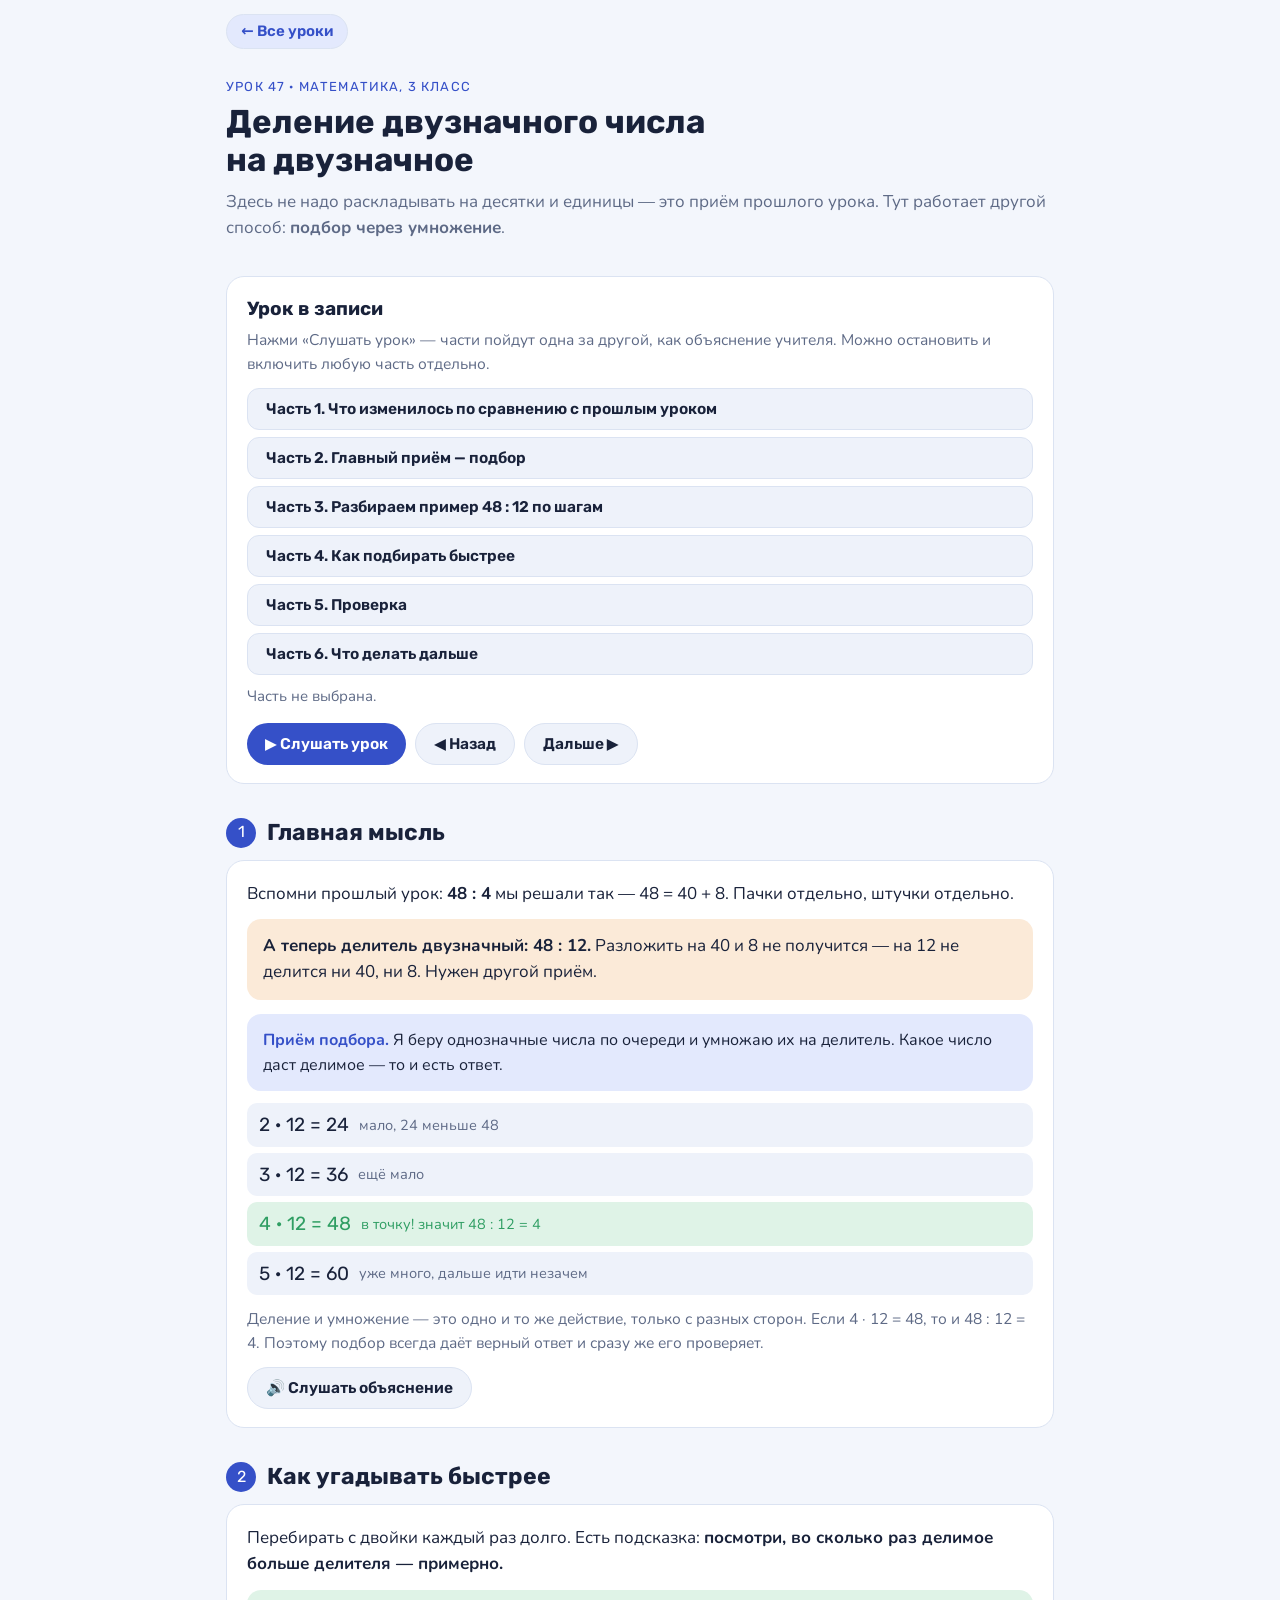
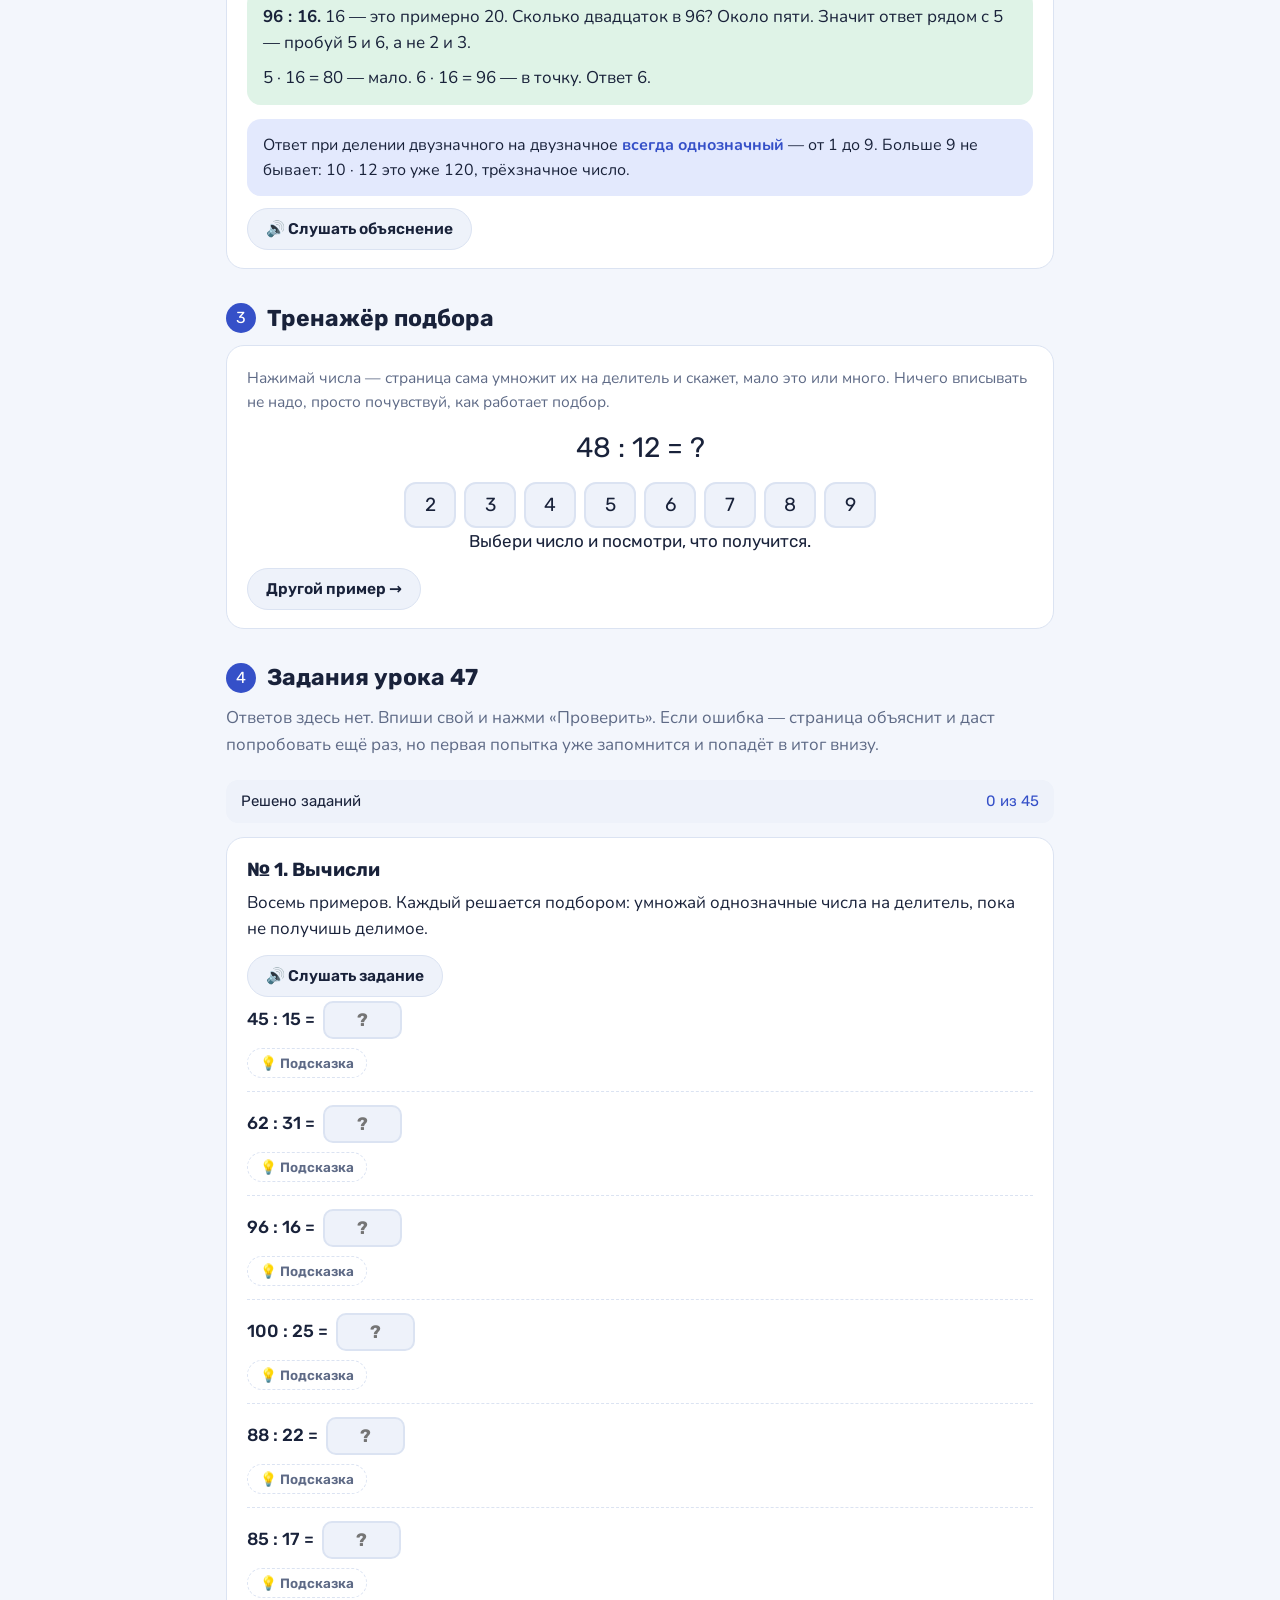
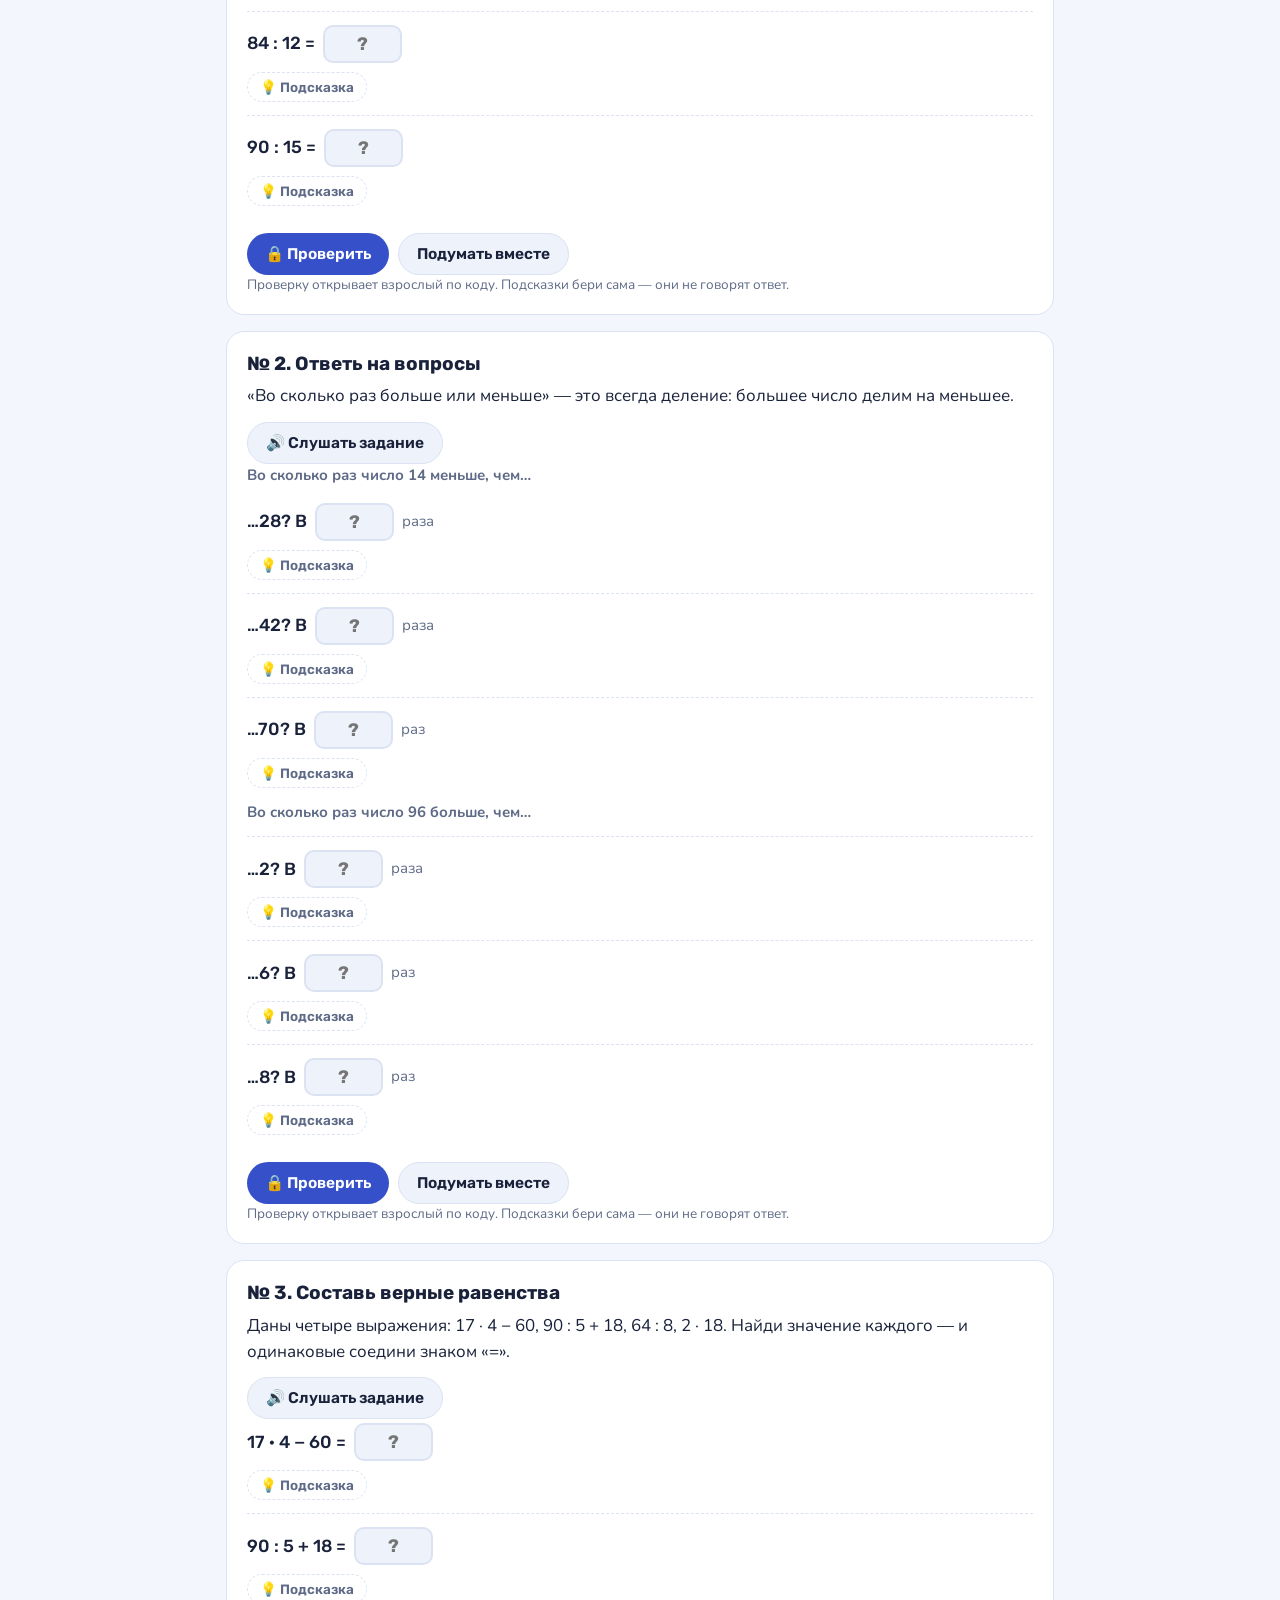
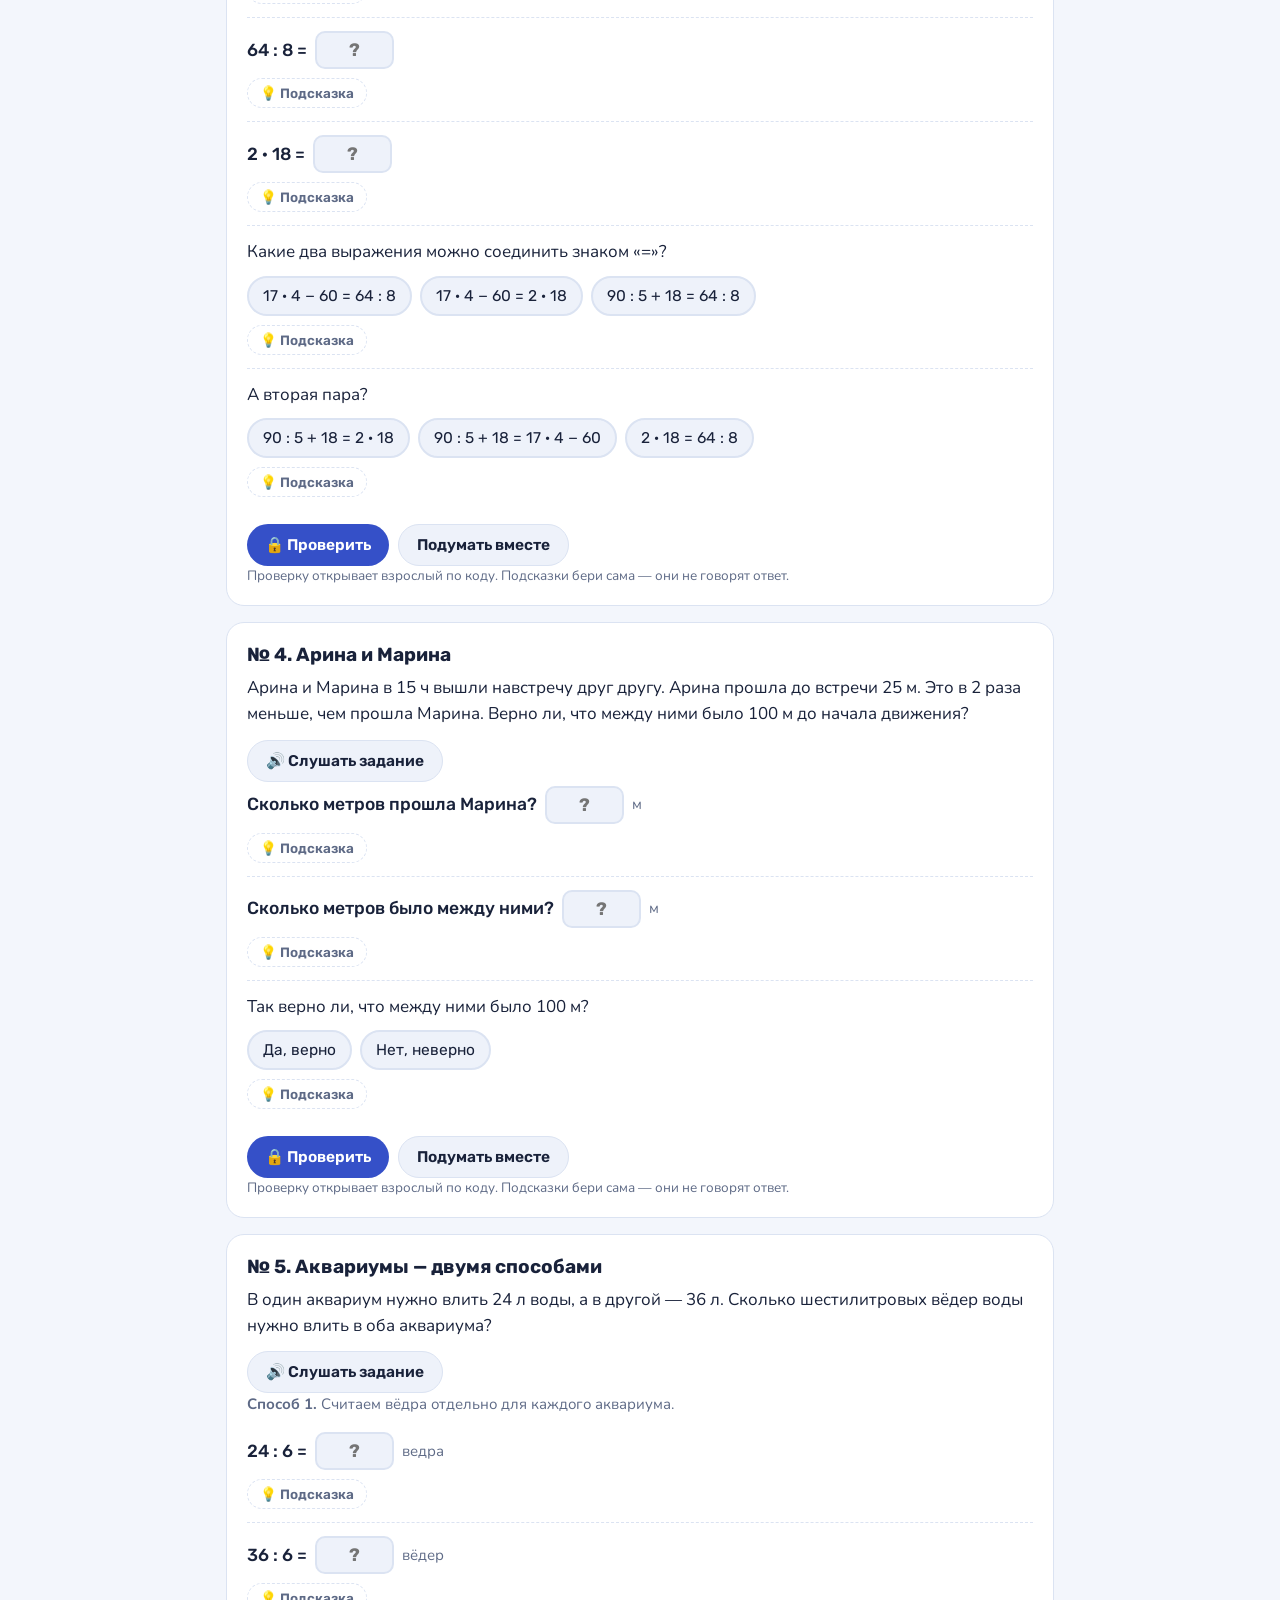
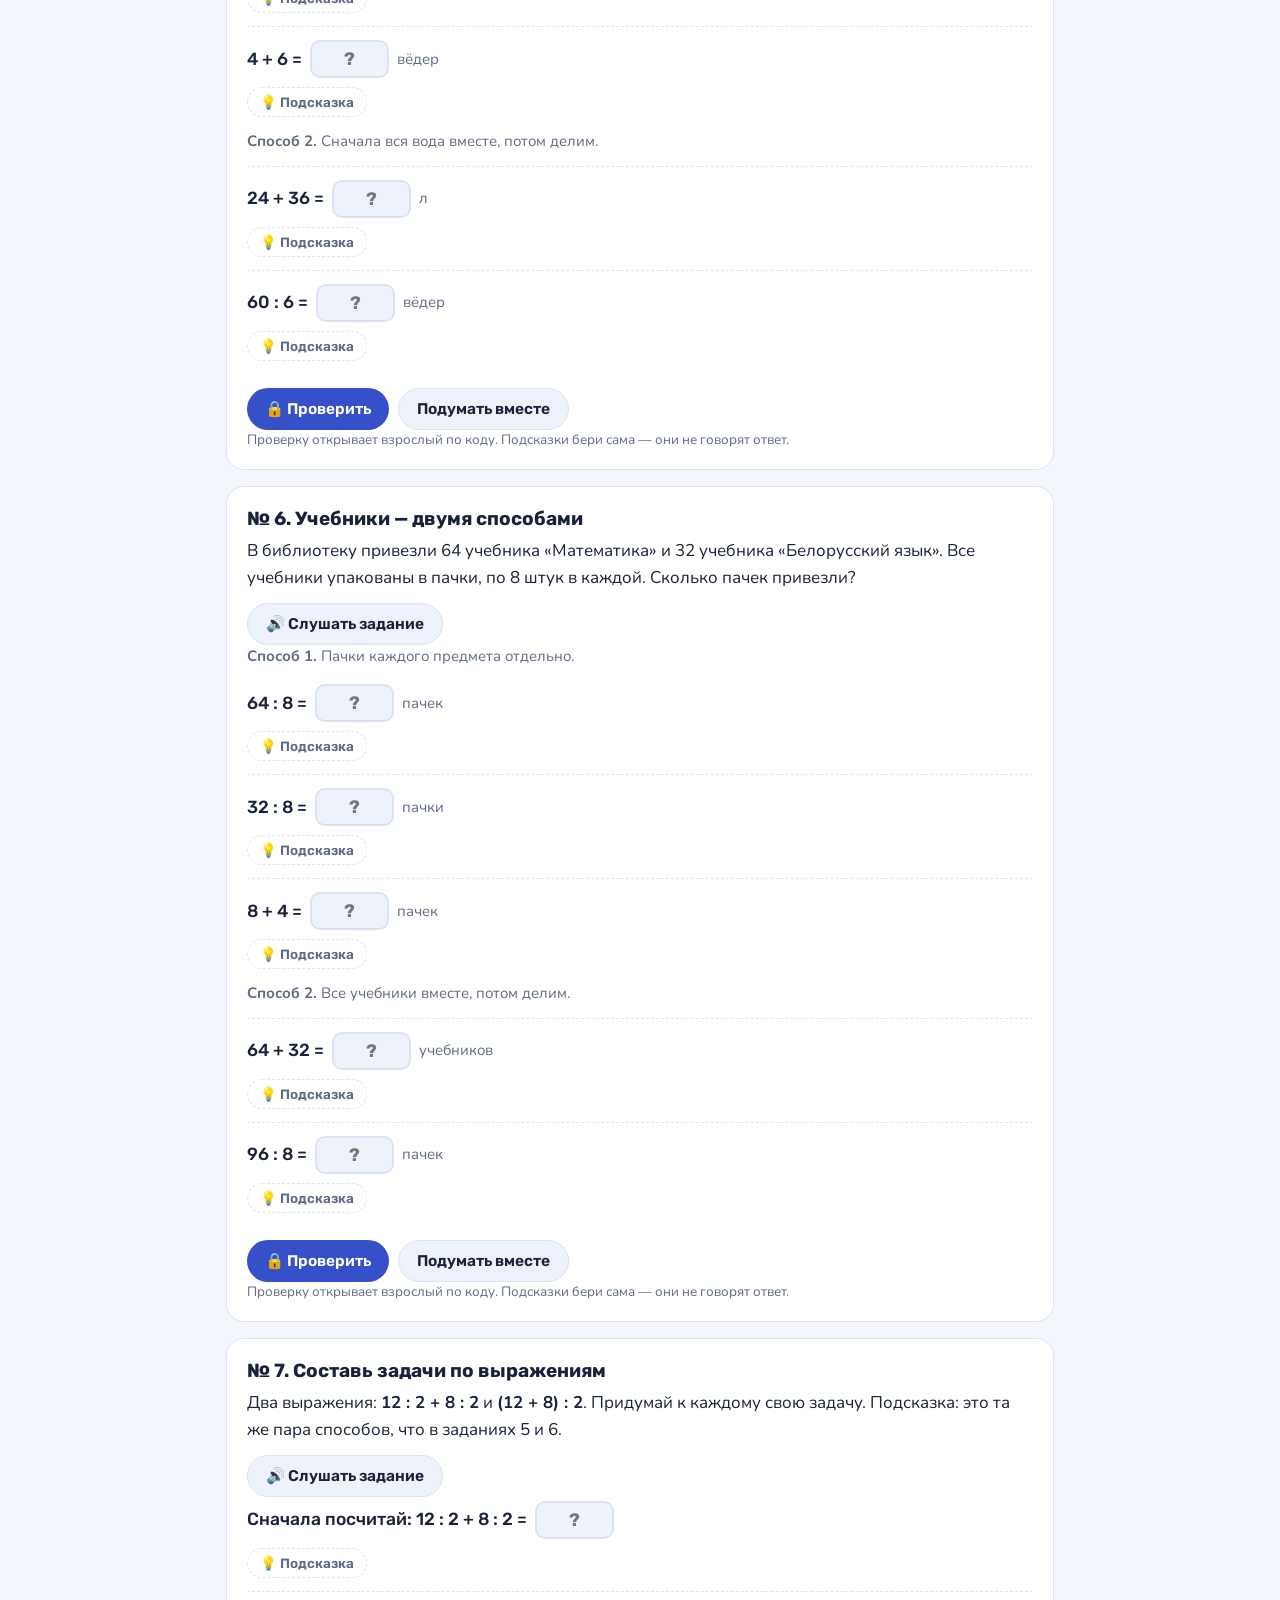
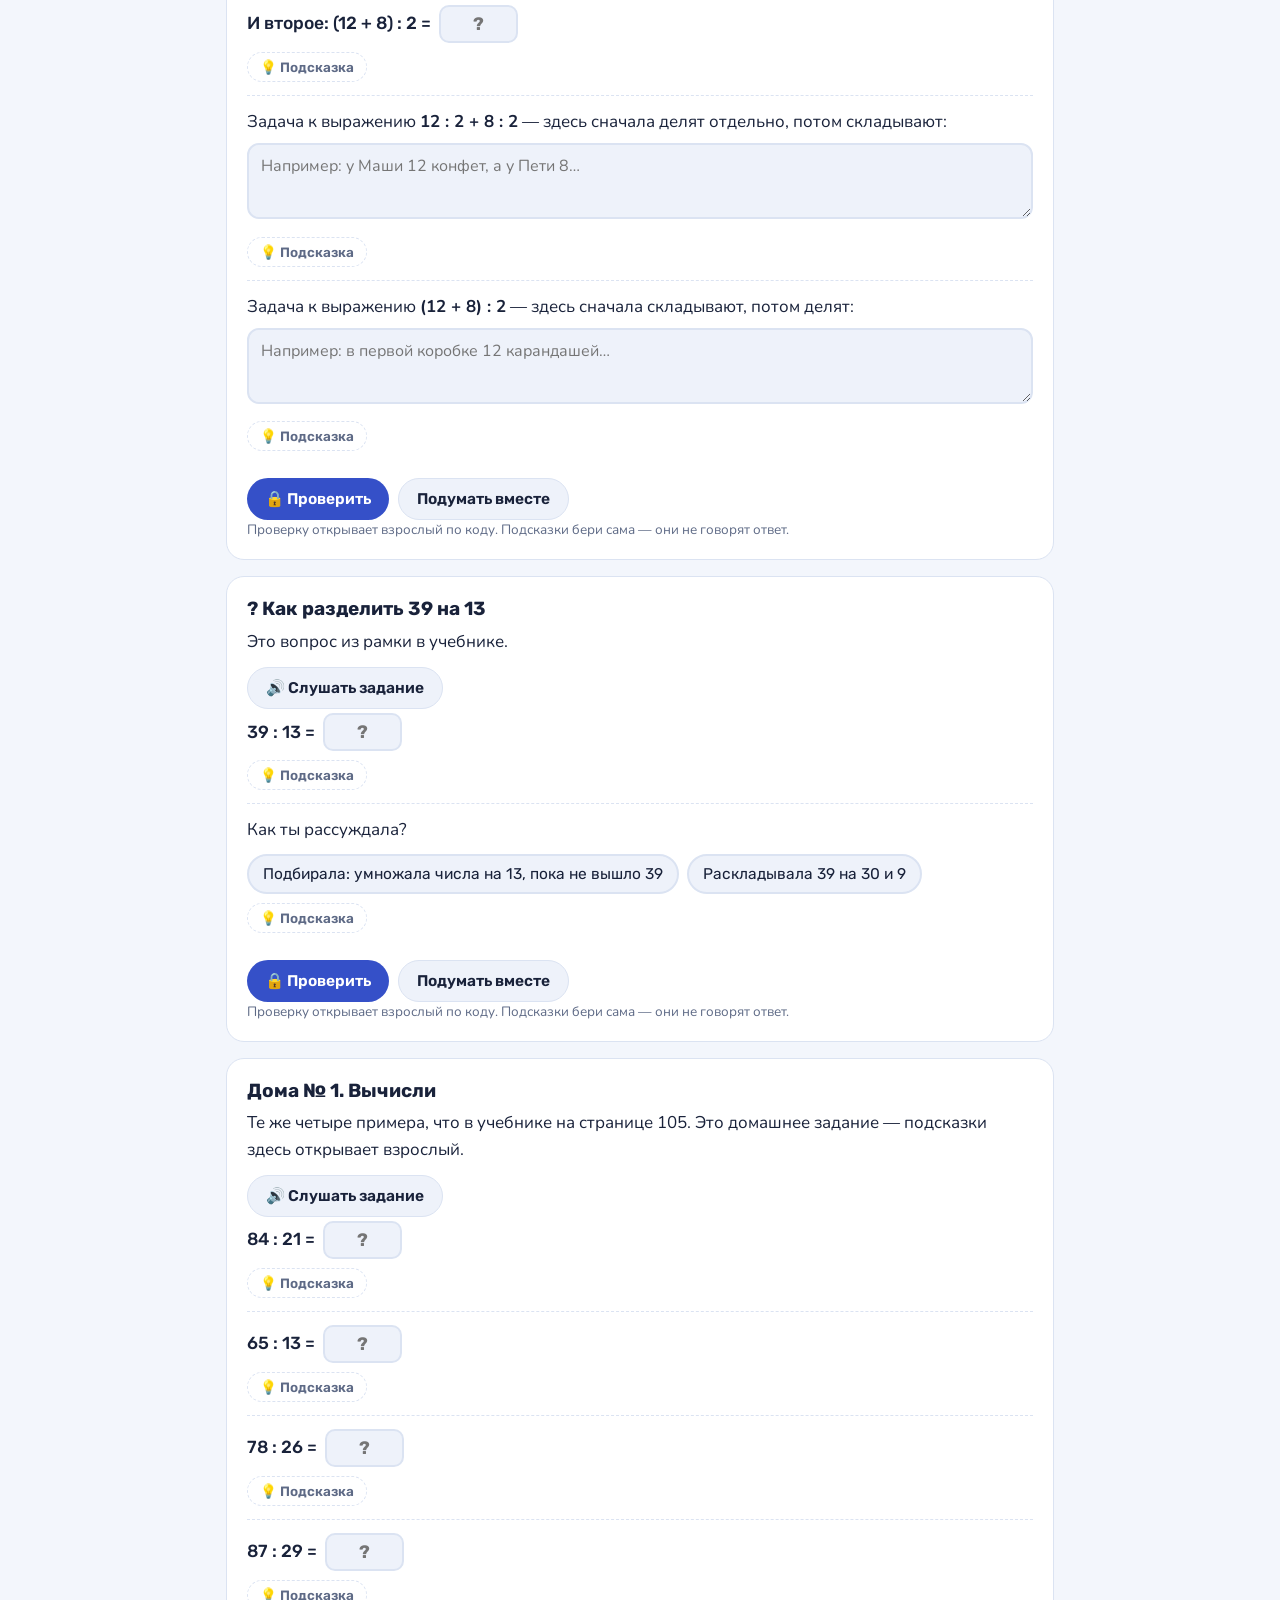
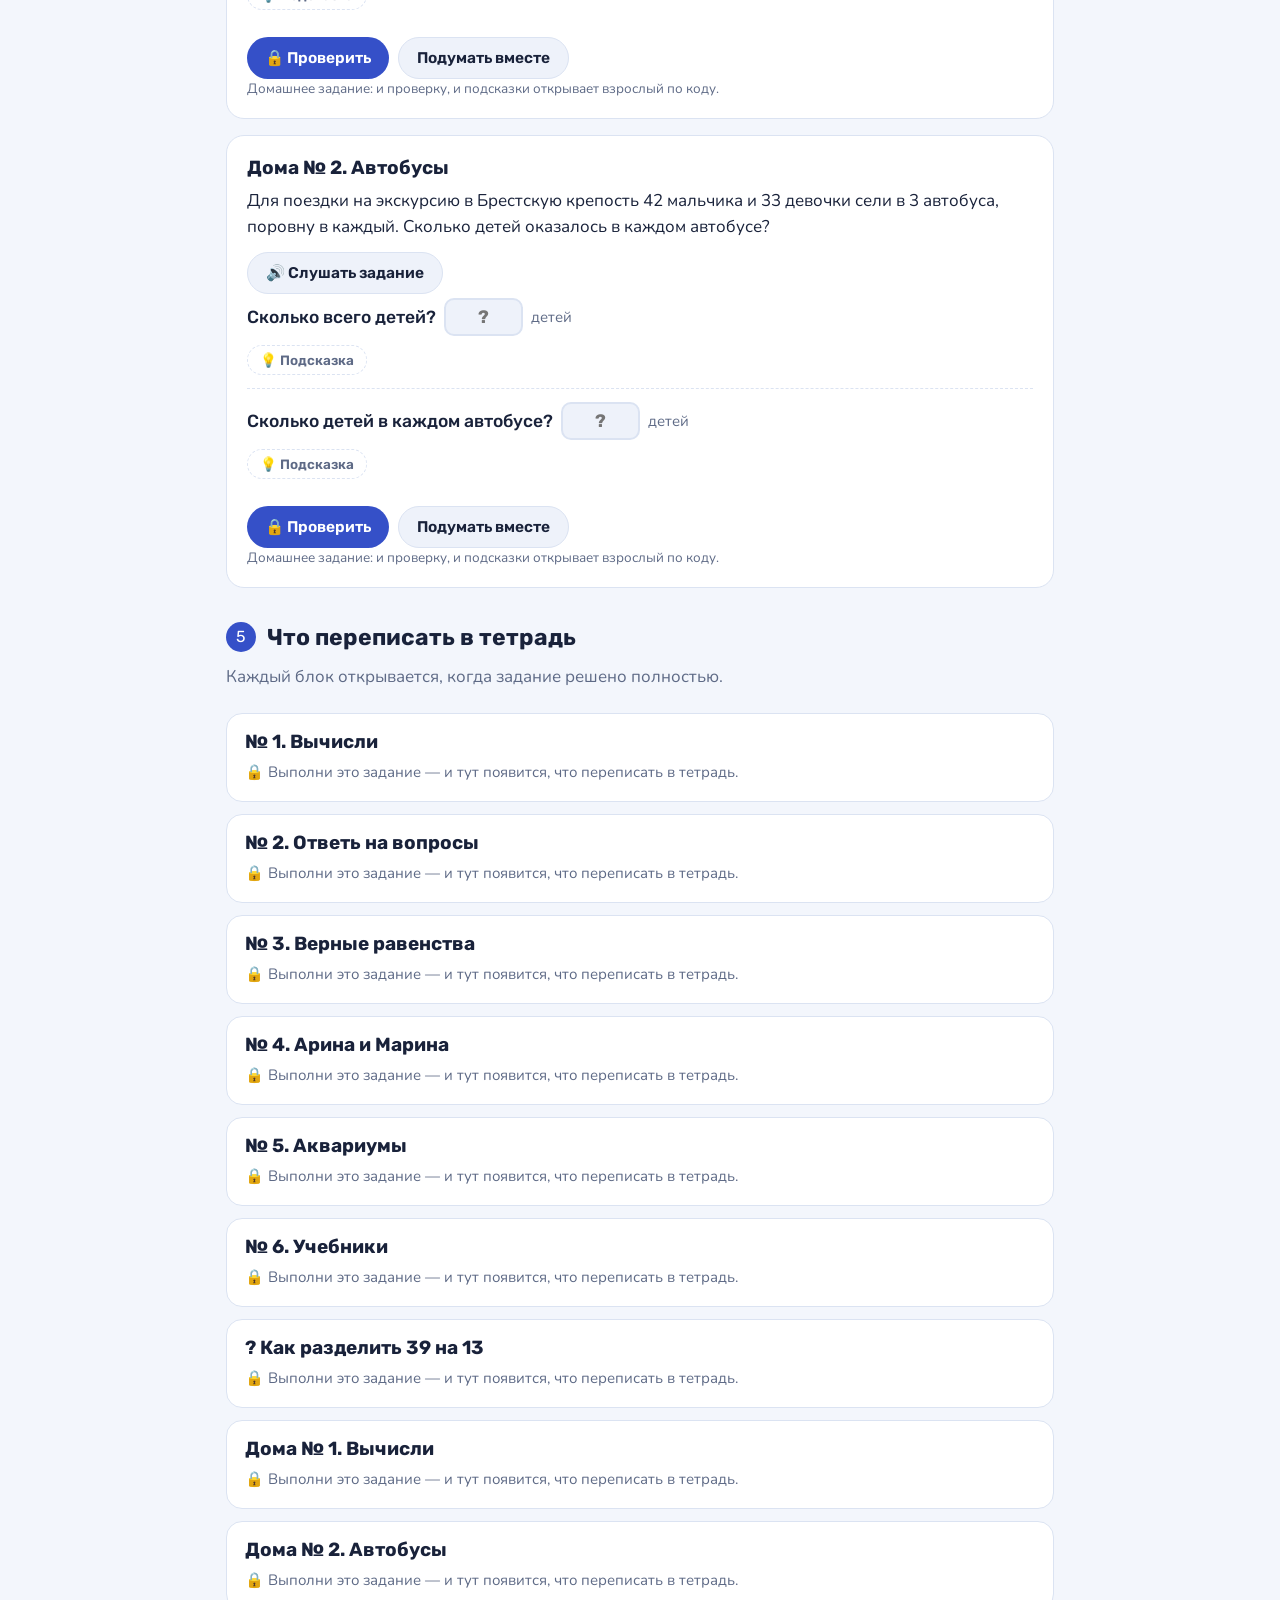
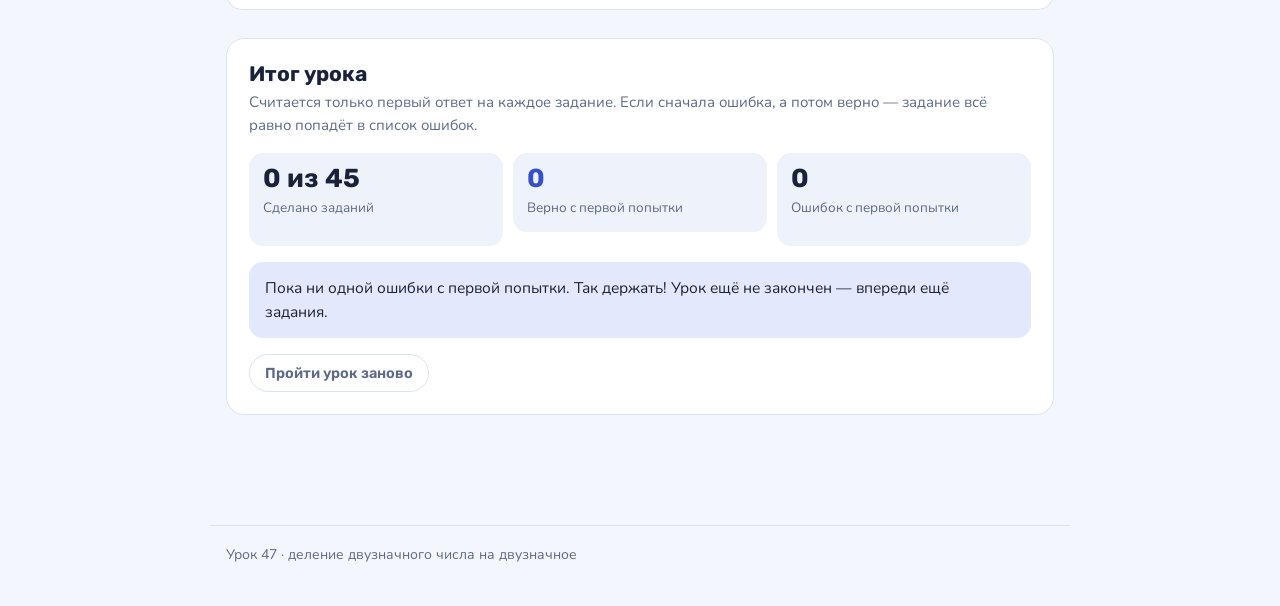
<file: matematika-47.html>
<!doctype html>
<html lang="ru">
<head>
<meta charset="utf-8">
<meta name="viewport" content="width=device-width, initial-scale=1, viewport-fit=cover">
<meta name="theme-color" content="#f3f6fc">
<meta name="robots" content="noindex, nofollow">
<title>Деление на двузначное число</title>
<link rel="stylesheet" href="https://fonts.googleapis.com/css2?family=Nunito:wght@400;600;700;800&family=Rubik:wght@500;600;700&display=swap">
<link rel="stylesheet" href="assets/lesson.css?v=16">
<link rel="stylesheet" href="assets/uroki.css?v=16">
<style>
.ladder{display:flex;flex-direction:column;gap:6px;margin:12px 0}
.lrow{display:flex;align-items:center;gap:10px;font-family:var(--font-head);font-size:19px;padding:7px 12px;border-radius:10px;background:var(--surface-2)}
.lrow .verd{font-family:var(--font-body);font-size:14.5px;color:var(--muted)}
.lrow.hit{background:var(--ok-soft);color:var(--ok)}
.lrow.hit .verd{color:var(--ok)}
.tr-q{font-family:var(--font-head);font-size:28px;text-align:center;margin:6px 0 12px}
.tr-btns{display:flex;flex-wrap:wrap;gap:8px;justify-content:center}
.tr-b{font-family:var(--font-head);font-size:19px;width:52px;height:46px;border-radius:12px;border:2px solid var(--line);background:var(--surface-2);color:var(--ink);cursor:pointer}
.tr-b:hover{border-color:var(--accent)}
.tr-b.low{background:var(--warn-soft);border-color:var(--warn);color:var(--warn)}
.tr-b.high{background:var(--wrong-soft);border-color:var(--wrong);color:var(--wrong)}
.tr-b.hit{background:var(--ok-soft);border-color:var(--ok);color:var(--ok)}
.tr-log{margin:12px 0 0;min-height:26px;text-align:center;font-family:var(--font-head);font-size:17px}
</style>
<script src="assets/uroki.js?v=16"></script>
<script src="assets/lesson.js?v=16"></script>
</head>
<body>
<div class="homebar"><a href="./">← Все уроки</a></div>
<div class="wrap">

  <p class="kicker">Урок 47 · математика, 3 класс</p>
  <h1>Деление двузначного числа<br>на двузначное</h1>
  <p class="lead">Здесь не надо раскладывать на десятки и единицы — это приём прошлого урока. Тут работает другой способ: <b>подбор через умножение</b>.</p>

  <section class="sec">
    <div class="card">
      <h3>Урок в записи</h3>
      <p class="capt">Нажми «Слушать урок» — части пойдут одна за другой, как объяснение учителя. Можно остановить и включить любую часть отдельно.</p>
      <div id="audio"></div>
    </div>
  </section>

  <section class="sec">
    <div class="sec-head"><span class="num-badge">1</span><h2>Главная мысль</h2></div>
    <div class="card">
      <p>Вспомни прошлый урок: <b>48 : 4</b> мы решали так — 48 = 40 + 8. Пачки отдельно, штучки отдельно.</p>
      <div class="warnbox"><b>А теперь делитель двузначный: 48 : 12.</b> Разложить на 40 и 8 не получится — на 12 не делится ни 40, ни 8. Нужен другой приём.</div>
      <p class="rule"><b>Приём подбора.</b> Я беру однозначные числа по очереди и умножаю их на делитель. Какое число даст делимое — то и есть ответ.</p>
      <div class="ladder">
        <div class="lrow">2 · 12 = 24 <span class="verd">мало, 24 меньше 48</span></div>
        <div class="lrow">3 · 12 = 36 <span class="verd">ещё мало</span></div>
        <div class="lrow hit">4 · 12 = 48 <span class="verd">в точку! значит 48 : 12 = 4</span></div>
        <div class="lrow">5 · 12 = 60 <span class="verd">уже много, дальше идти незачем</span></div>
      </div>
      <p class="capt">Деление и умножение — это одно и то же действие, только с разных сторон. Если 4 · 12 = 48, то и 48 : 12 = 4. Поэтому подбор всегда даёт верный ответ и сразу же его проверяет.</p>
      <button class="b ghost saybtn" type="button" data-say="Сорок восемь разделить на двенадцать. Раскладывать на сорок и восемь нельзя: ни сорок, ни восемь на двенадцать не делятся. Поэтому я подбираю. Два умножить на двенадцать — двадцать четыре, мало. Три умножить на двенадцать — тридцать шесть, тоже мало. Четыре умножить на двенадцать — сорок восемь. Это и есть наше число! Значит, сорок восемь разделить на двенадцать равно четыре. Пятью двенадцать — шестьдесят, это уже больше, дальше считать не нужно.">🔊 Слушать объяснение</button>
    </div>
  </section>

  <section class="sec">
    <div class="sec-head"><span class="num-badge">2</span><h2>Как угадывать быстрее</h2></div>
    <div class="card">
      <p>Перебирать с двойки каждый раз долго. Есть подсказка: <b>посмотри, во сколько раз делимое больше делителя — примерно.</b></p>
      <div class="good">
        <p style="margin:0 0 8px"><b>96 : 16.</b> 16 — это примерно 20. Сколько двадцаток в 96? Около пяти. Значит ответ рядом с 5 — пробуй 5 и 6, а не 2 и 3.</p>
        <p style="margin:0">5 · 16 = 80 — мало. 6 · 16 = 96 — в точку. Ответ 6.</p>
      </div>
      <p class="rule">Ответ при делении двузначного на двузначное <b>всегда однозначный</b> — от 1 до 9. Больше 9 не бывает: 10 · 12 это уже 120, трёхзначное число.</p>
      <button class="b ghost saybtn" type="button" data-say="Перебирать с двойки каждый раз долго. Поэтому прикидывай. Например, девяносто шесть разделить на шестнадцать. Шестнадцать — это примерно двадцать. Сколько двадцаток в девяноста шести? Примерно пять. Значит ответ рядом с пятёркой. Пять умножить на шестнадцать — восемьдесят, мало. Шесть умножить на шестнадцать — девяносто шесть, в точку. И запомни: когда двузначное делим на двузначное, ответ всегда однозначный, от одного до девяти.">🔊 Слушать объяснение</button>
    </div>
  </section>

  <section class="sec">
    <div class="sec-head"><span class="num-badge">3</span><h2>Тренажёр подбора</h2></div>
    <div class="card">
      <p class="capt">Нажимай числа — страница сама умножит их на делитель и скажет, мало это или много. Ничего вписывать не надо, просто почувствуй, как работает подбор.</p>
      <div class="tr-q" id="tr-q">48 : 12 = ?</div>
      <div class="tr-btns" id="tr-btns"></div>
      <p class="tr-log" id="tr-log">Выбери число и посмотри, что получится.</p>
      <div class="btns"><button class="b ghost" type="button" id="tr-next">Другой пример →</button></div>
    </div>
  </section>

  <section class="sec">
    <div class="sec-head"><span class="num-badge">4</span><h2>Задания урока 47</h2></div>
    <p class="lead">Ответов здесь нет. Впиши свой и нажми «Проверить». Если ошибка — страница объяснит и даст попробовать ещё раз, но первая попытка уже запомнится и попадёт в итог внизу.</p>
    <div class="progress"><span>Решено заданий</span><span id="progress-n">0 из 0</span></div>
    <div id="ex"></div>
  </section>

  <section class="sec">
    <div class="sec-head"><span class="num-badge">5</span><h2>Что переписать в тетрадь</h2></div>
    <p class="lead">Каждый блок открывается, когда задание решено полностью.</p>
    <div id="clean"></div>
  </section>

  <div id="uroki-result"></div>
</div>
<footer>Урок 47 · деление двузначного числа на двузначное</footer>

<script>
(function(){
'use strict';

Lesson.start({id:'math-47', title:'Деление двузначного числа на двузначное', subject:'Математика', lang:'ru'});

/* ---------------- аудиоурок ---------------- */
Lesson.audio([
 {t:'Что изменилось по сравнению с прошлым уроком', s:'Урок сорок семь. На прошлом уроке мы делили двузначное число на однозначное. Там мы разбивали число на удобные кусочки: отдельно десятки, отдельно единицы. Например, сорок восемь разделить на четыре — это сорок разделить на четыре плюс восемь разделить на четыре. Теперь задача другая: делитель тоже стал двузначным. Сорок восемь разделить на двенадцать. И старый приём не работает: ни сорок, ни восемь на двенадцать не делятся. Поэтому у этого урока свой, новый способ.'},
 {t:'Главный приём — подбор', s:'Новый способ называется подбор. Он опирается на то, что деление и умножение — это одно и то же действие, только с разных сторон. Если четыре умножить на двенадцать получается сорок восемь, значит сорок восемь разделить на двенадцать получается четыре. Поэтому вместо деления я умножаю. Беру однозначные числа по очереди и умножаю каждое на делитель. То число, которое даст мне делимое, и есть ответ.'},
 {t:'Разбираем пример 48 : 12 по шагам', s:'Смотри, как это выглядит. Сорок восемь разделить на двенадцать. Пробую двойку: два умножить на двенадцать — двадцать четыре. Двадцать четыре меньше сорока восьми, значит мало. Пробую тройку: три умножить на двенадцать — тридцать шесть. Тоже меньше сорока восьми, снова мало. Пробую четвёрку: четыре умножить на двенадцать — сорок восемь. Вот оно, ровно наше число! Значит ответ — четыре. А пятёрку проверять уже незачем: пять умножить на двенадцать — шестьдесят, это больше сорока восьми.'},
 {t:'Как подбирать быстрее', s:'Перебирать каждый раз с двойки долго. Поэтому сначала прикидывай. Посмотри, во сколько раз примерно делимое больше делителя. Например, девяносто шесть разделить на шестнадцать. Шестнадцать — это почти двадцать. Сколько двадцаток помещается в девяноста шести? Примерно пять. Значит и начинать надо с пятёрки, а не с двойки. Пять умножить на шестнадцать — восемьдесят, мало. Шесть умножить на шестнадцать — девяносто шесть, в точку. И очень важное: когда двузначное делят на двузначное, ответ всегда однозначный, от одного до девяти. Если у тебя получилось больше девяти — где-то ошибка.'},
 {t:'Проверка', s:'Проверка здесь встроена в сам способ. Ты ведь нашла ответ именно умножением. Но всё равно скажи это вслух: четыре умножить на двенадцать — сорок восемь. Сходится. Если сомневаешься в ответе — умножь его на делитель. Получилось делимое — значит всё верно.'},
 {t:'Что делать дальше', s:'Теперь переходи к заданиям. Сначала первое: там восемь примеров, и каждый решается подбором. Потом задачи. Важно: вписывай тот ответ, в котором ты уверена, потому что страница запоминает именно первую попытку. В самом низу будет итог: сколько заданий сделано с первого раза и в каких была ошибка. Эти задания потом прорешай ещё раз в тетради.'}
]);

/* ---------------- тренажёр подбора ---------------- */
(function(){
  var SET=[[48,12],[45,15],[96,16],[84,12],[90,15],[85,17],[88,22],[78,26]];
  var k=0, cur=SET[0];
  var q=document.getElementById('tr-q'), box=document.getElementById('tr-btns'), log=document.getElementById('tr-log');
  function draw(){
    cur=SET[k%SET.length];
    q.textContent=cur[0]+' : '+cur[1]+' = ?';
    box.textContent='';
    for(var i=2;i<=9;i++){
      (function(n){
        var b=document.createElement('button'); b.type='button'; b.className='tr-b'; b.textContent=String(n);
        b.addEventListener('click',function(){
          var p=n*cur[1];
          if(p===cur[0]){ b.className='tr-b hit'; log.textContent=n+' · '+cur[1]+' = '+p+' — в точку! Значит '+cur[0]+' : '+cur[1]+' = '+n; }
          else if(p<cur[0]){ b.className='tr-b low'; log.textContent=n+' · '+cur[1]+' = '+p+' — мало, это меньше '+cur[0]+'. Бери число побольше.'; }
          else { b.className='tr-b high'; log.textContent=n+' · '+cur[1]+' = '+p+' — много, это больше '+cur[0]+'. Бери число поменьше.'; }
        });
        box.appendChild(b);
      })(i);
    }
    log.textContent='Выбери число и посмотри, что получится.';
  }
  document.getElementById('tr-next').addEventListener('click',function(){ k++; draw(); });
  draw();
})();

/* ================= ЗАДАНИЯ ================= */

/* Подсказки устроены лестницей и ответ не называют:
   1) вопрос — в какую сторону думать;
   2) тот же приём, но разобранный на ЧУЖОМ примере;
   3) три рассуждения, из которых верное надо выбрать самой. */
var SAMPLES=[
 {n:84,d:12,s:'Посмотри, как это делают на другом примере — <b>84 : 12</b>. Двенадцать почти как десять, а десятков в 84 примерно восемь, значит начинать стоит где-то с семёрки. Пробую 6: 6 · 12 = 72 — меньше, чем надо. Пробую 7: 7 · 12 = 84 — ровно столько. Значит 84 : 12 = 7.'},
 {n:96,d:16,s:'Посмотри на другом примере — <b>96 : 16</b>. Шестнадцать почти как двадцать, а двадцаток в 96 примерно пять, с пятёрки и начну. Пробую 5: 5 · 16 = 80 — меньше, чем надо. Пробую 6: 6 · 16 = 96 — ровно столько. Значит 96 : 16 = 6.'}
];
function helpDiv(n,dv,a){
  var r=Math.round(dv/10)*10; if(r<10) r=10;
  var dt=Math.floor(dv/10)*10, du=dv%10;
  var sm=SAMPLES[(n+dv)%2];
  if(sm.n===n && sm.d===dv) sm=SAMPLES[((n+dv)+1)%2];
  var near=(a>2)? a-1 : a+1;
  var ways=[
    {s:'«Разложу делитель на десятки и единицы, разделю делимое на каждую часть отдельно, а результаты сложу.»', ok:false,
     why:'По частям раскладывают <b>делимое</b>, а не делитель. Так выйдет совсем другое число — проверь обратным умножением, и не сойдётся.'},
    {s:'«Буду умножать числа на делитель и возьму то, у которого результат получился близко к делимому.»', ok:false,
     why:'Близко — не считается. При делении нацело должно получиться <b>ровно</b> делимое. Если вышло меньше — бери следующее число, если больше — предыдущее.'},
    {s:'«Буду по очереди умножать однозначные числа на делитель, пока не получится ровно делимое. Какое число подошло — то и ответ.»', ok:true,
     why:'Это и есть подбор. И проверка в нём уже встроена: ответ ты находишь самим умножением.'}
  ];
  var k=(n+dv)%3;
  while(k>0){ ways.unshift(ways.pop()); k--; }
  return {
    ask:'Делитель '+dv+' — двузначный, поэтому раскладывать на десятки и единицы здесь бесполезно: ни одна часть на '+dv+' не разделится. Спроси себя по-другому: <b>какое однозначное число, умноженное на '+dv+', даст '+n+'?</b> Сначала прикинь: '+dv+' — это примерно '+r+'. Сколько раз '+r+' помещается в '+n+'? С этого числа и начинай пробовать.',
    sample: sm.s,
    ways: ways
  };
}
function ask1(t){ return {ask:t}; }

/* --- 1 --- */
var e1=Lesson.ex('1','№ 1. Вычисли','Восемь примеров. Каждый решается подбором: умножай однозначные числа на делитель, пока не получишь делимое.',
 'Задание первое. Вычисли восемь примеров. Сорок пять разделить на пятнадцать. Шестьдесят два разделить на тридцать один. Девяносто шесть разделить на шестнадцать. Сто разделить на двадцать пять. Восемьдесят восемь разделить на двадцать два. Восемьдесят пять разделить на семнадцать. Восемьдесят четыре разделить на двенадцать. Девяносто разделить на пятнадцать. В каждом примере подбирай: умножай однозначные числа на делитель, пока не получится делимое.');
[[45,15,3],[62,31,2],[96,16,6],[100,25,4],[88,22,4],[85,17,5],[84,12,7],[90,15,6]].forEach(function(r){
  Lesson.num(e1,{q:r[0]+' : '+r[1]+' =', a:r[2], help:helpDiv(r[0],r[1],r[2]),
    why:'Проверка: '+r[2]+' · '+r[1]+' = '+r[0]+'.'});
});
Lesson.btns(e1);
Lesson.clean('1','№ 1. Вычисли',['45 : 15 = 3','62 : 31 = 2','96 : 16 = 6','100 : 25 = 4','88 : 22 = 4','85 : 17 = 5','84 : 12 = 7','90 : 15 = 6']);

/* --- 2 --- */
var e2=Lesson.ex('2','№ 2. Ответь на вопросы','«Во сколько раз больше или меньше» — это всегда деление: большее число делим на меньшее.',
 'Задание второе. Ответь на вопросы. Во сколько раз число четырнадцать меньше числа двадцать восемь? Сорок два? Семьдесят? И во сколько раз число девяносто шесть больше числа два? Шести? Восьми? Запомни правило: когда спрашивают во сколько раз, надо делить. Большее число делим на меньшее.');
Lesson.note(e2,'<b>Во сколько раз число 14 меньше, чем…</b>');
Lesson.num(e2,{q:'…28? В', a:2, unit:'раза', help:{
  ask:'«Во сколько раз» — это всегда деление, причём большее число делят на меньшее. Какой пример тут надо записать? А дальше спроси себя: какое число, умноженное на 14, даст 28?',
  sample:'Вот тот же вопрос на других числах: во сколько раз 11 меньше 33? Делю большее на меньшее: 33 : 11. Какое число, умноженное на 11, даст 33? Три. Значит, в 3 раза.'}});
Lesson.num(e2,{q:'…42? В', a:3, unit:'раза', help:ask1('Снова делим большее на меньшее: 42 : 14. Проверь по таблице: 14 — это сколько раз по 14 надо взять, чтобы вышло 42?')});
Lesson.num(e2,{q:'…70? В', a:5, unit:'раз', help:ask1('70 : 14. Подбирай: 14 · 4 — это уже больше 70 или ещё меньше? Иди по числам, пока не получится ровно 70.')});
Lesson.note(e2,'<b>Во сколько раз число 96 больше, чем…</b>');
Lesson.num(e2,{q:'…2? В', a:48, unit:'раза', near:{24:'24 — это 96 : 4. А делить надо на 2.'}, help:{
  ask:'Здесь делитель однозначный — работает приём прошлого урока. Раздели 96 пополам, разложив его на удобные части: сколько десятков в 96 и делится ли это число десятков на 2?',
  sample:'Вот тот же приём на другом числе: 86 : 2. В 86 восемь десятков, 8 на 2 делится. Значит 86 = 80 + 6. Теперь 80 : 2 = 40 и 6 : 2 = 3, складываю: 43.'}});
Lesson.num(e2,{q:'…6? В', a:16, unit:'раз', help:ask1('96 : 6. Смотри на число десятков: в 96 их девять, а 9 на 6 не делится. Спускайся вниз: 8 — делится? 7? 6? Нашла подходящее — вот и первое слагаемое.')});
Lesson.num(e2,{q:'…8? В', a:12, unit:'раз', help:ask1('96 : 8. В 96 девять десятков, 9 на 8 не делится, а 8 — делится. Какое круглое число получится и сколько останется?')});
Lesson.btns(e2);
Lesson.clean('2','№ 2. Ответь на вопросы',['28 : 14 = 2 (в 2 раза)','42 : 14 = 3 (в 3 раза)','70 : 14 = 5 (в 5 раз)','96 : 2 = 48 (в 48 раз)','96 : 6 = 16 (в 16 раз)','96 : 8 = 12 (в 12 раз)']);

/* --- 3 --- */
var e3=Lesson.ex('3','№ 3. Составь верные равенства','Даны четыре выражения: 17 · 4 − 60, 90 : 5 + 18, 64 : 8, 2 · 18. Найди значение каждого — и одинаковые соедини знаком «=».',
 'Задание третье. Даны четыре выражения: семнадцать умножить на четыре минус шестьдесят; девяносто разделить на пять плюс восемнадцать; шестьдесят четыре разделить на восемь; два умножить на восемнадцать. Посчитай значение каждого выражения. У двух выражений значения совпадут — их и соединяй знаком равно. Потом у двух других тоже.');
Lesson.num(e3,{q:'17 · 4 − 60 =', a:8, near:{128:'Ты сложил 68 и 60, а в выражении знак минус.'}, help:{
  ask:'Какое действие тут делают первым — умножение или вычитание? А 17 · 4 посчитай по частям: отдельно 10 · 4, отдельно 7 · 4, потом сложи.'}});
Lesson.num(e3,{q:'90 : 5 + 18 =', a:36, help:ask1('Первым делают деление, потом сложение. 90 : 5 — сколько раз по 5 помещается в 90? Проверь: 5 · 10 это уже сколько?')});
Lesson.num(e3,{q:'64 : 8 =', a:8, help:ask1('Это таблица умножения на 8. Какое число, умноженное на 8, даёт 64?')});
Lesson.num(e3,{q:'2 · 18 =', a:36, help:ask1('Умножить на 2 — это просто удвоить: 18 и ещё раз 18.')});
Lesson.choice(e3,{q:'Какие два выражения можно соединить знаком «=»?',
  opts:['17 · 4 − 60 = 64 : 8','17 · 4 − 60 = 2 · 18','90 : 5 + 18 = 64 : 8'], a:0,
  why:'Оба равны 8.',
  help:ask1('Ты уже посчитала все четыре значения выше. Выпиши их в столбик и посмотри, какие два совпали.'),
  no:{1:'Сравни значения этих двух выражений, которые ты посчитала выше. Они одинаковые?',2:'Сравни их значения — они получились разные.'}});
Lesson.choice(e3,{q:'А вторая пара?',
  opts:['90 : 5 + 18 = 2 · 18','90 : 5 + 18 = 17 · 4 − 60','2 · 18 = 64 : 8'], a:0,
  why:'Оба равны 36.',
  help:ask1('Остались два выражения, которые ещё не в паре. Проверь: их значения совпадают?'),
  no:{1:'Эти два значения у тебя получились разные.',2:'И эти тоже разные — посмотри ещё раз на свои ответы выше.'}});
Lesson.btns(e3);
Lesson.clean('3','№ 3. Верные равенства',['17 · 4 − 60 = 64 : 8  (и то и другое равно 8)','90 : 5 + 18 = 2 · 18  (и то и другое равно 36)']);

/* --- 4 --- */
var e4=Lesson.ex('4','№ 4. Арина и Марина','Арина и Марина в 15 ч вышли навстречу друг другу. Арина прошла до встречи 25 м. Это в 2 раза меньше, чем прошла Марина. Верно ли, что между ними было 100 м до начала движения?',
 'Задание четвёртое. Арина и Марина в пятнадцать часов вышли навстречу друг другу. Арина прошла до встречи двадцать пять метров. Это в два раза меньше, чем прошла Марина. Вопрос: верно ли, что между ними было сто метров до начала движения? Думай так. Сначала узнай, сколько прошла Марина. Потом сложи оба пути — ведь вместе они как раз прошли всё расстояние, которое между ними было.');
Lesson.num(e4,{q:'Сколько метров прошла Марина?', a:50, unit:'м',
  near:{12:'Ты разделил 25 на 2. Но меньше прошла Арина, значит у Марины больше.',23:'Это 25 − 2. Здесь не вычитание, а «в 2 раза».'},
  help:{ask:'Чей путь меньше — Арины или Марины? В условии сказано, что Аринины 25 м — это <b>в 2 раза меньше</b>. Значит, у Марины в 2 раза больше. Что для этого надо сделать с числом 25 — умножить или разделить?',
        sample:'Вот то же самое на других числах: у Коли 7 конфет, это в 3 раза меньше, чем у Вани. Сколько у Вани? У него больше, значит умножаю: 7 · 3 = 21.'}});
Lesson.num(e4,{q:'Сколько метров было между ними?', a:75, unit:'м',
  near:{100:'Это то число, которое надо проверить. Сложи настоящие пути.'},
  help:ask1('Они вышли навстречу друг другу и встретились. Значит, вместе они прошли всё расстояние, которое было между ними. Что надо сделать с двумя путями?')});
Lesson.choice(e4,{q:'Так верно ли, что между ними было 100 м?', opts:['Да, верно','Нет, неверно'], a:1,
  why:'Между ними было 75 м, а не 100 м.',
  help:ask1('Посмотри на число, которое у тебя получилось во втором вопросе. Оно такое же, как 100 из условия, или другое?'),
  no:{0:'Сравни своё число со ста. Они совпадают?'}});
Lesson.btns(e4);
Lesson.clean('4','№ 4. Арина и Марина',['1) 25 · 2 = 50 (м) — прошла Марина','2) 25 + 50 = 75 (м) — было между ними','Ответ: неверно, между ними было 75 м.']);

/* --- 5 --- */
var e5=Lesson.ex('5','№ 5. Аквариумы — двумя способами','В один аквариум нужно влить 24 л воды, а в другой — 36 л. Сколько шестилитровых вёдер воды нужно влить в оба аквариума?',
 'Задание пятое. В один аквариум нужно влить двадцать четыре литра воды, а в другой — тридцать шесть литров. Вёдра по шесть литров. Сколько вёдер нужно влить в оба аквариума? Эту задачу решают двумя способами. Первый способ: узнать, сколько вёдер в первый аквариум, потом сколько во второй, и сложить. Второй способ: сначала сложить всю воду, а потом разделить на шесть. Ответ получится одинаковый — так и проверяют себя.');
Lesson.note(e5,'<b>Способ 1.</b> Считаем вёдра отдельно для каждого аквариума.');
Lesson.num(e5,{q:'24 : 6 =', a:4, unit:'ведра', help:ask1('Сколько раз ведро по 6 литров поместится в 24 литрах? Проверь по таблице: 6 · ? = 24.')});
Lesson.num(e5,{q:'36 : 6 =', a:6, unit:'вёдер', help:ask1('Такой же вопрос: 6 · ? = 36.')});
Lesson.num(e5,{q:'4 + 6 =', a:10, unit:'вёдер', help:ask1('Ты уже знаешь, сколько вёдер в каждый аквариум. Вопрос был про оба вместе — что сделать с этими двумя числами?')});
Lesson.note(e5,'<b>Способ 2.</b> Сначала вся вода вместе, потом делим.');
Lesson.num(e5,{q:'24 + 36 =', a:60, unit:'л', help:ask1('Сложи воду из обоих аквариумов. Складывай по частям: сначала десятки, потом единицы.')});
Lesson.num(e5,{q:'60 : 6 =', a:10, unit:'вёдер', why:'Ответ сошёлся с первым способом — значит решено правильно.',
  help:ask1('Сколько шестилитровых вёдер в 60 литрах? Проверь: 6 · ? = 60. И сравни с тем, что вышло первым способом.')});
Lesson.btns(e5);
Lesson.clean('5','№ 5. Аквариумы',['<b>1 способ:</b> 24 : 6 = 4 (в.); 36 : 6 = 6 (в.); 4 + 6 = 10 (в.)','<b>2 способ:</b> 24 + 36 = 60 (л); 60 : 6 = 10 (в.)','Ответ: 10 вёдер.']);

/* --- 6 --- */
var e6=Lesson.ex('6','№ 6. Учебники — двумя способами','В библиотеку привезли 64 учебника «Математика» и 32 учебника «Белорусский язык». Все учебники упакованы в пачки, по 8 штук в каждой. Сколько пачек привезли?',
 'Задание шестое. В библиотеку привезли шестьдесят четыре учебника математики и тридцать два учебника белорусского языка. Все учебники упакованы в пачки, по восемь учебников в каждой. Сколько пачек учебников привезли? Решай двумя способами, как в прошлой задаче.');
Lesson.note(e6,'<b>Способ 1.</b> Пачки каждого предмета отдельно.');
Lesson.num(e6,{q:'64 : 8 =', a:8, unit:'пачек', help:ask1('Сколько пачек по 8 учебников выйдет из 64? Это таблица умножения на 8.')});
Lesson.num(e6,{q:'32 : 8 =', a:4, unit:'пачки', help:ask1('Тот же вопрос про 32: 8 · ? = 32.')});
Lesson.num(e6,{q:'8 + 4 =', a:12, unit:'пачек', help:ask1('Спрашивали про все пачки вместе. Что сделать с двумя числами, которые ты уже нашла?')});
Lesson.note(e6,'<b>Способ 2.</b> Все учебники вместе, потом делим.');
Lesson.num(e6,{q:'64 + 32 =', a:96, unit:'учебников', help:ask1('Сложи все учебники: сначала десятки, потом единицы.')});
Lesson.num(e6,{q:'96 : 8 =', a:12, unit:'пачек', why:'Оба способа дали одно и то же — задача решена верно.',
  help:{ask:'Делитель однозначный — работает приём прошлого урока. В 96 девять десятков. Делится ли 9 на 8? А 8? Нашла подходящее круглое число — раздели его и остаток, а потом сложи.',
        sample:'Тот же приём на другом числе: 72 : 6. В 72 семь десятков, 7 на 6 не делится, а 6 — делится. Значит 72 = 60 + 12. Теперь 60 : 6 = 10 и 12 : 6 = 2, вместе 12.'}});
Lesson.btns(e6);
Lesson.clean('6','№ 6. Учебники',['<b>1 способ:</b> 64 : 8 = 8 (п.); 32 : 8 = 4 (п.); 8 + 4 = 12 (п.)','<b>2 способ:</b> 64 + 32 = 96 (уч.); 96 : 8 = 12 (п.)','Ответ: 12 пачек.']);

/* --- 7 --- */
var e7=Lesson.ex('7','№ 7. Составь задачи по выражениям','Два выражения: <b>12 : 2 + 8 : 2</b> и <b>(12 + 8) : 2</b>. Придумай к каждому свою задачу. Подсказка: это та же пара способов, что в заданиях 5 и 6.',
 'Задание седьмое. Даны два выражения: двенадцать разделить на два плюс восемь разделить на два; и в скобках двенадцать плюс восемь, разделить на два. Придумай к каждому выражению задачу. Это те же два способа, что и в предыдущих заданиях. Напиши свою задачу в окошке. Можешь про конфеты, про книги, про что хочешь — главное, чтобы в ней были числа двенадцать, восемь и два.');
Lesson.num(e7,{q:'Сначала посчитай: 12 : 2 + 8 : 2 =', a:10, help:ask1('Здесь два деления и одно сложение. Что делают раньше — деление или сложение? Посчитай каждое деление отдельно, а потом соедини.')});
Lesson.num(e7,{q:'И второе: (12 + 8) : 2 =', a:10, why:'Значения одинаковые — это два способа решения одной задачи.',
  help:ask1('Скобки всегда делают первыми. Сначала то, что внутри, потом деление.')});
Lesson.free(e7,{q:'Задача к выражению <b>12 : 2 + 8 : 2</b> — здесь сначала делят отдельно, потом складывают:',
  ph:'Например: у Маши 12 конфет, а у Пети 8…', must:['12','8','2'], min:9,
  sample:'У Маши 12 конфет, а у Пети 8 конфет. Каждый разделил свои конфеты поровну на 2 тарелки. Сколько конфет оказалось на двух тарелках — на Машиной и Петиной?',
  hint:'В задаче должны встретиться числа 12, 8 и 2, и в конце — вопрос.'});
Lesson.free(e7,{q:'Задача к выражению <b>(12 + 8) : 2</b> — здесь сначала складывают, потом делят:',
  ph:'Например: в первой коробке 12 карандашей…', must:['12','8','2'], min:9,
  sample:'В первой коробке 12 карандашей, во второй 8. Все карандаши сложили вместе и раздали поровну 2 детям. Сколько карандашей получил каждый?',
  hint:'Здесь обе части сначала соединяют в одно целое, а делят уже всё вместе.'});
Lesson.btns(e7);

/* --- вопрос из рамки --- */
var eq=Lesson.ex('q','? Как разделить 39 на 13','Это вопрос из рамки в учебнике.',
 'Вопрос из рамки: как разделить тридцать девять на тринадцать? Подбирай: умножай однозначные числа на тринадцать, пока не получится тридцать девять.');
Lesson.num(eq,{q:'39 : 13 =', a:3, help:helpDiv(39,13,3)});
Lesson.choice(eq,{q:'Как ты рассуждала?', opts:['Подбирала: умножала числа на 13, пока не вышло 39','Раскладывала 39 на 30 и 9'], a:0,
  why:'На двузначное число делят подбором.',
  help:ask1('Попробуй разложить 39 на 30 и 9 и раздели каждую часть на 13. Получается ровно? Если нет — значит, этот приём тут не работает.'),
  no:{1:'Проверь: 30 : 13 делится ровно? А 9 : 13? Этот приём работал на прошлом уроке, когда делитель был однозначный.'}});
Lesson.btns(eq);
Lesson.clean('q','? Как разделить 39 на 13',['39 : 13 = 3, потому что 13 · 3 = 39.']);

/* --- дома: подсказки только по коду --- */
var d1=Lesson.ex('d1','Дома № 1. Вычисли','Те же четыре примера, что в учебнике на странице 105. Это домашнее задание — подсказки здесь открывает взрослый.',
 'Домашнее задание, первое. Вычисли: восемьдесят четыре разделить на двадцать один; шестьдесят пять разделить на тринадцать; семьдесят восемь разделить на двадцать шесть; восемьдесят семь разделить на двадцать девять. Везде подбор.',
 {home:true});
[[84,21,4],[65,13,5],[78,26,3],[87,29,3]].forEach(function(r){
  Lesson.num(d1,{q:r[0]+' : '+r[1]+' =', a:r[2], help:helpDiv(r[0],r[1],r[2]),
    why:'Проверка: '+r[2]+' · '+r[1]+' = '+r[0]+'.'});
});
Lesson.btns(d1);
Lesson.clean('d1','Дома № 1. Вычисли',['84 : 21 = 4','65 : 13 = 5','78 : 26 = 3','87 : 29 = 3']);

var d2=Lesson.ex('d2','Дома № 2. Автобусы','Для поездки на экскурсию в Брестскую крепость 42 мальчика и 33 девочки сели в 3 автобуса, поровну в каждый. Сколько детей оказалось в каждом автобусе?',
 'Домашнее задание, второе. Для поездки на экскурсию в Брестскую крепость сорок два мальчика и тридцать три девочки сели в три автобуса, поровну в каждый. Сколько детей оказалось в каждом автобусе?',
 {home:true});
Lesson.num(d2,{q:'Сколько всего детей?', a:75, unit:'детей', help:ask1('В автобусы сели и мальчики, и девочки. Что с ними надо сделать, чтобы узнать, сколько всего?')});
Lesson.num(d2,{q:'Сколько детей в каждом автобусе?', a:25, unit:'детей',
  help:ask1('Всех детей рассадили поровну в 3 автобуса. Делитель однозначный — работает приём прошлого урока: смотри на число десятков и ищи подходящее круглое число.')});
Lesson.btns(d2);
Lesson.clean('d2','Дома № 2. Автобусы',['1) 42 + 33 = 75 (д.) — всего детей','2) 75 : 3 = 25 (д.) — в каждом автобусе','Ответ: 25 детей.']);

Lesson.mount();
})();
</script>
</body>
</html>
</file>
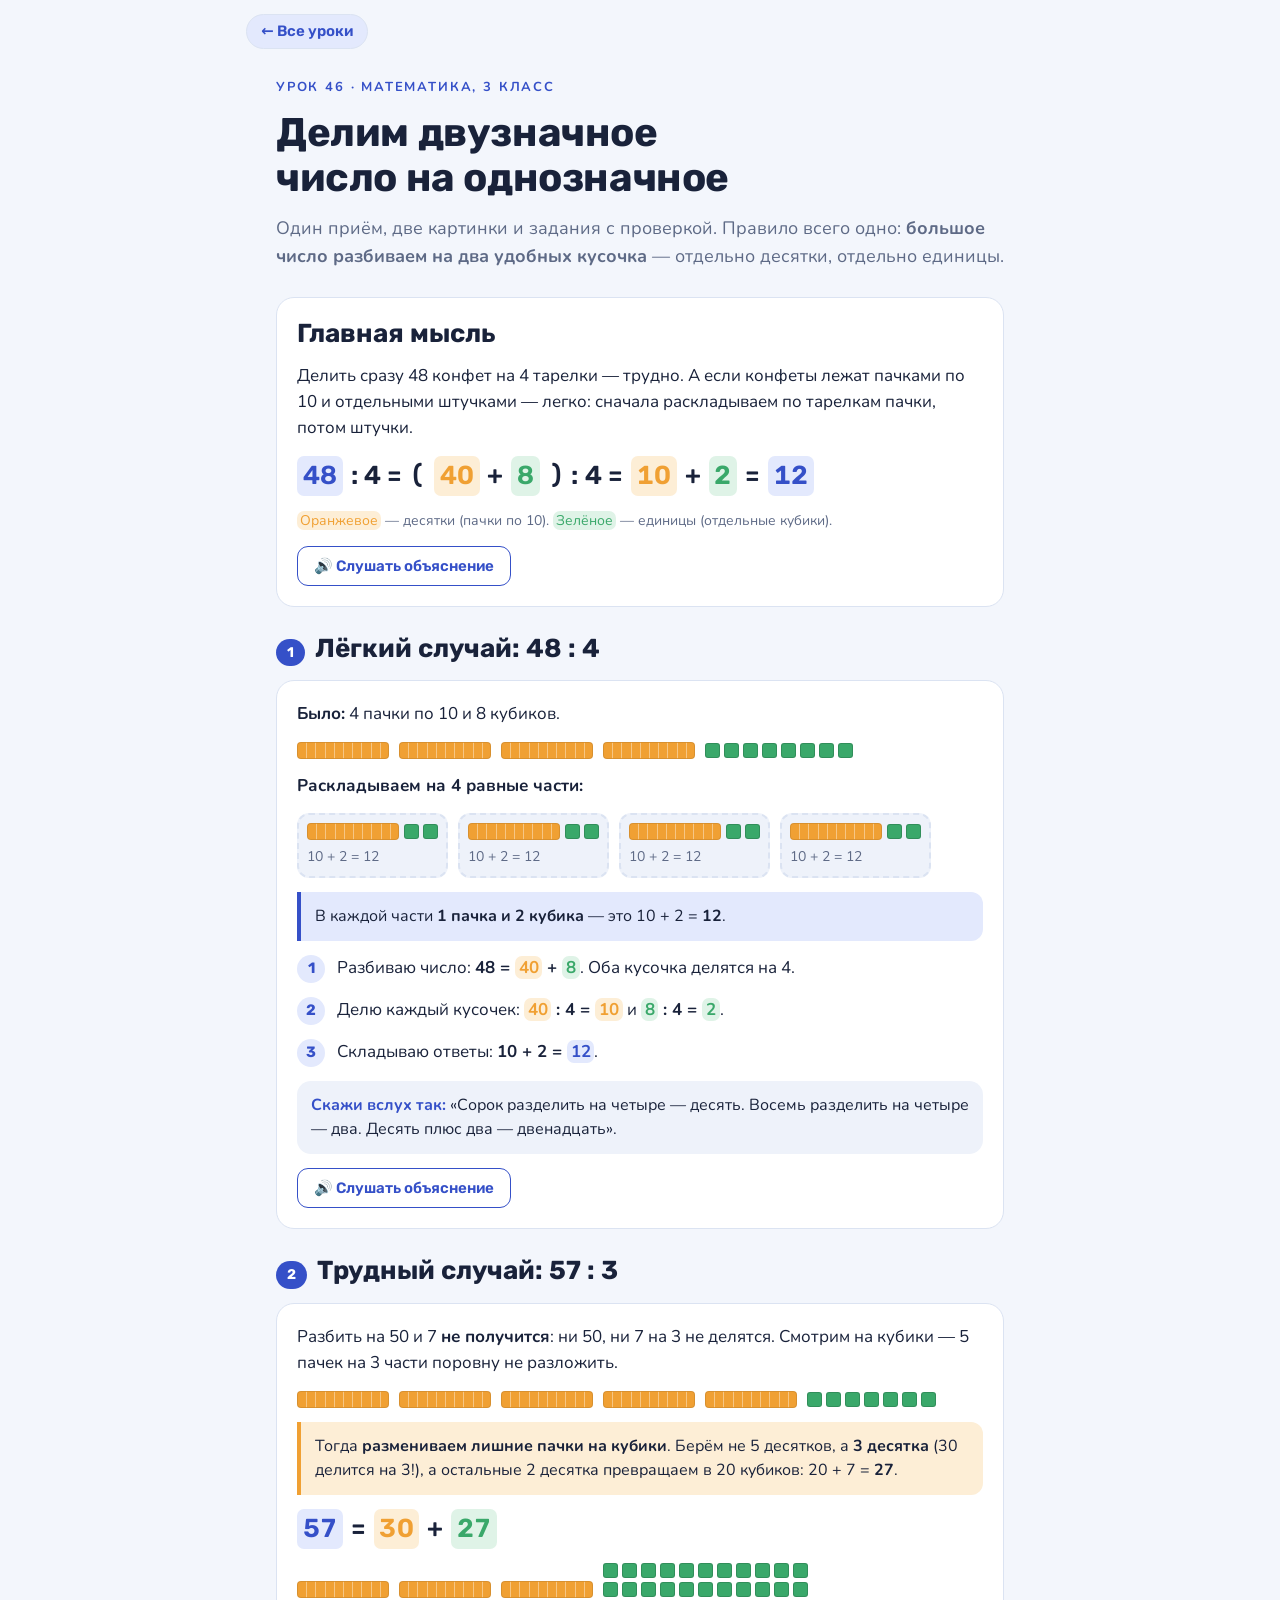
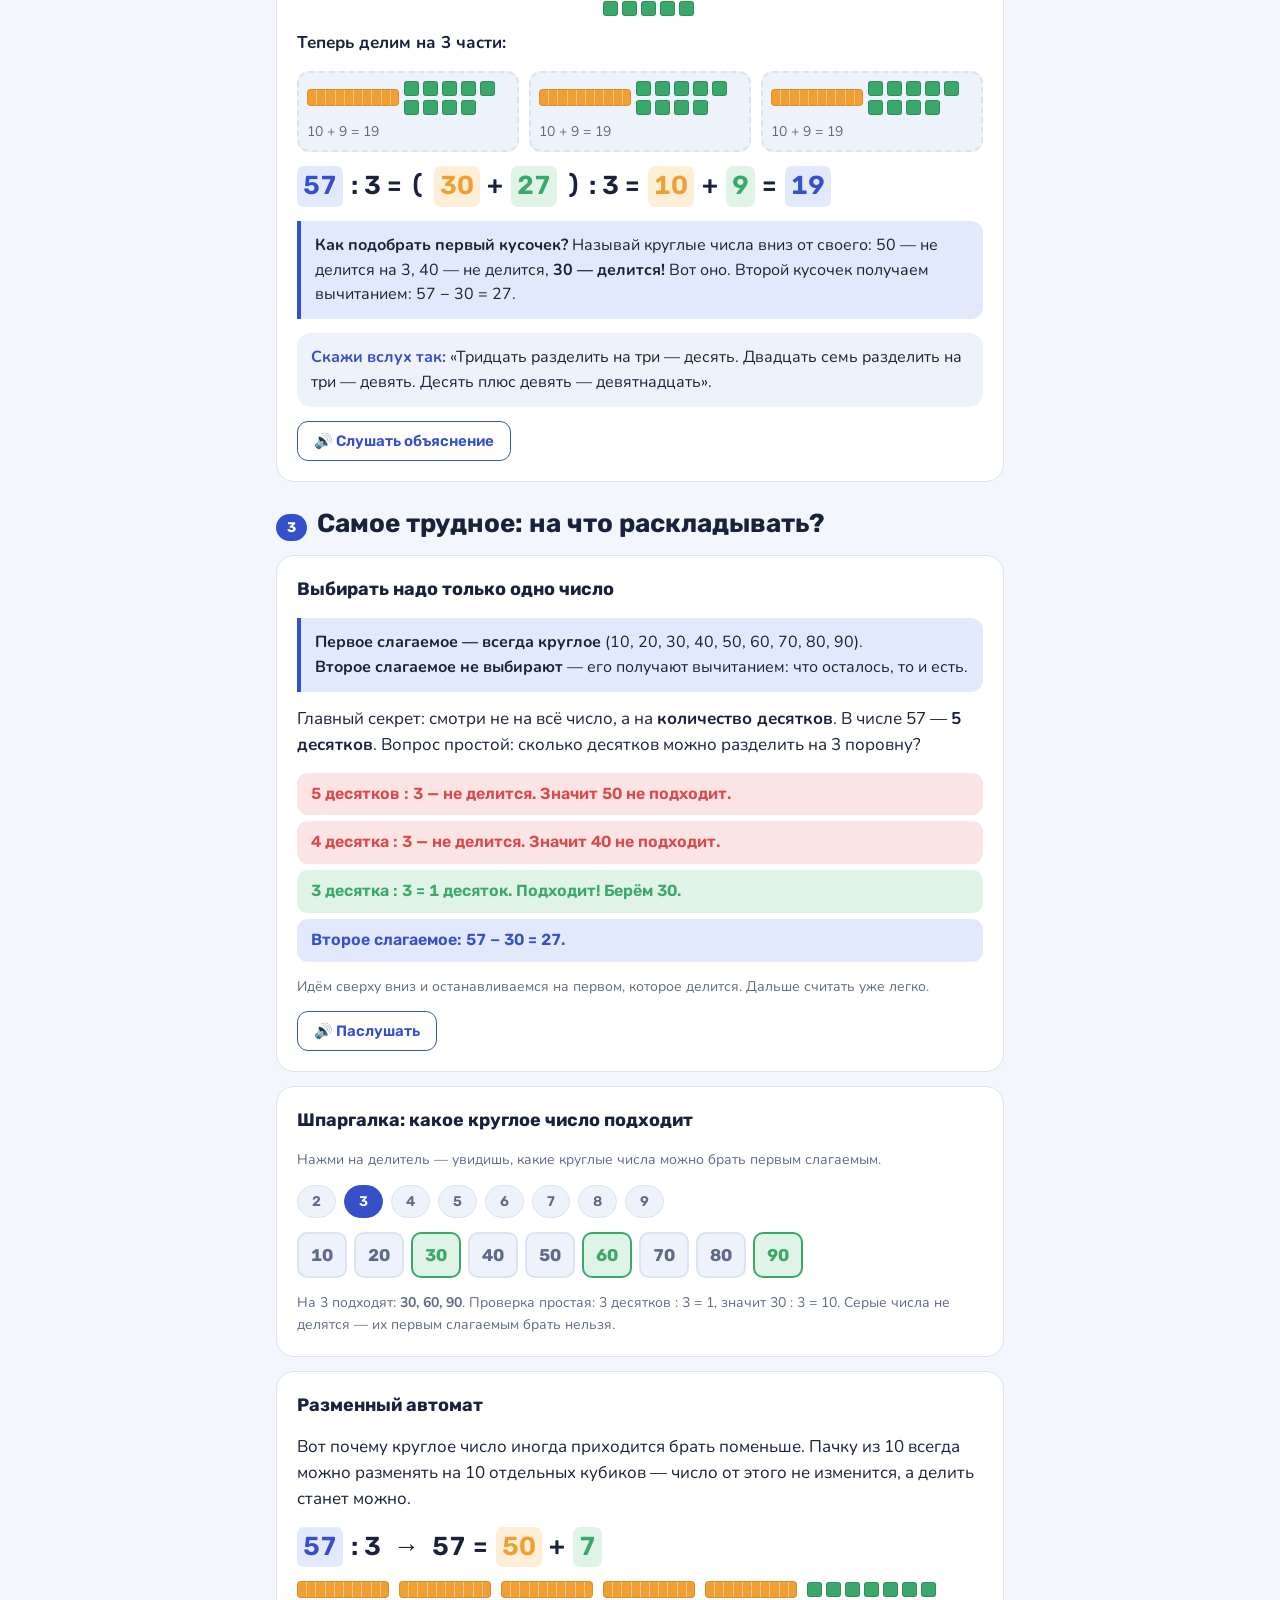
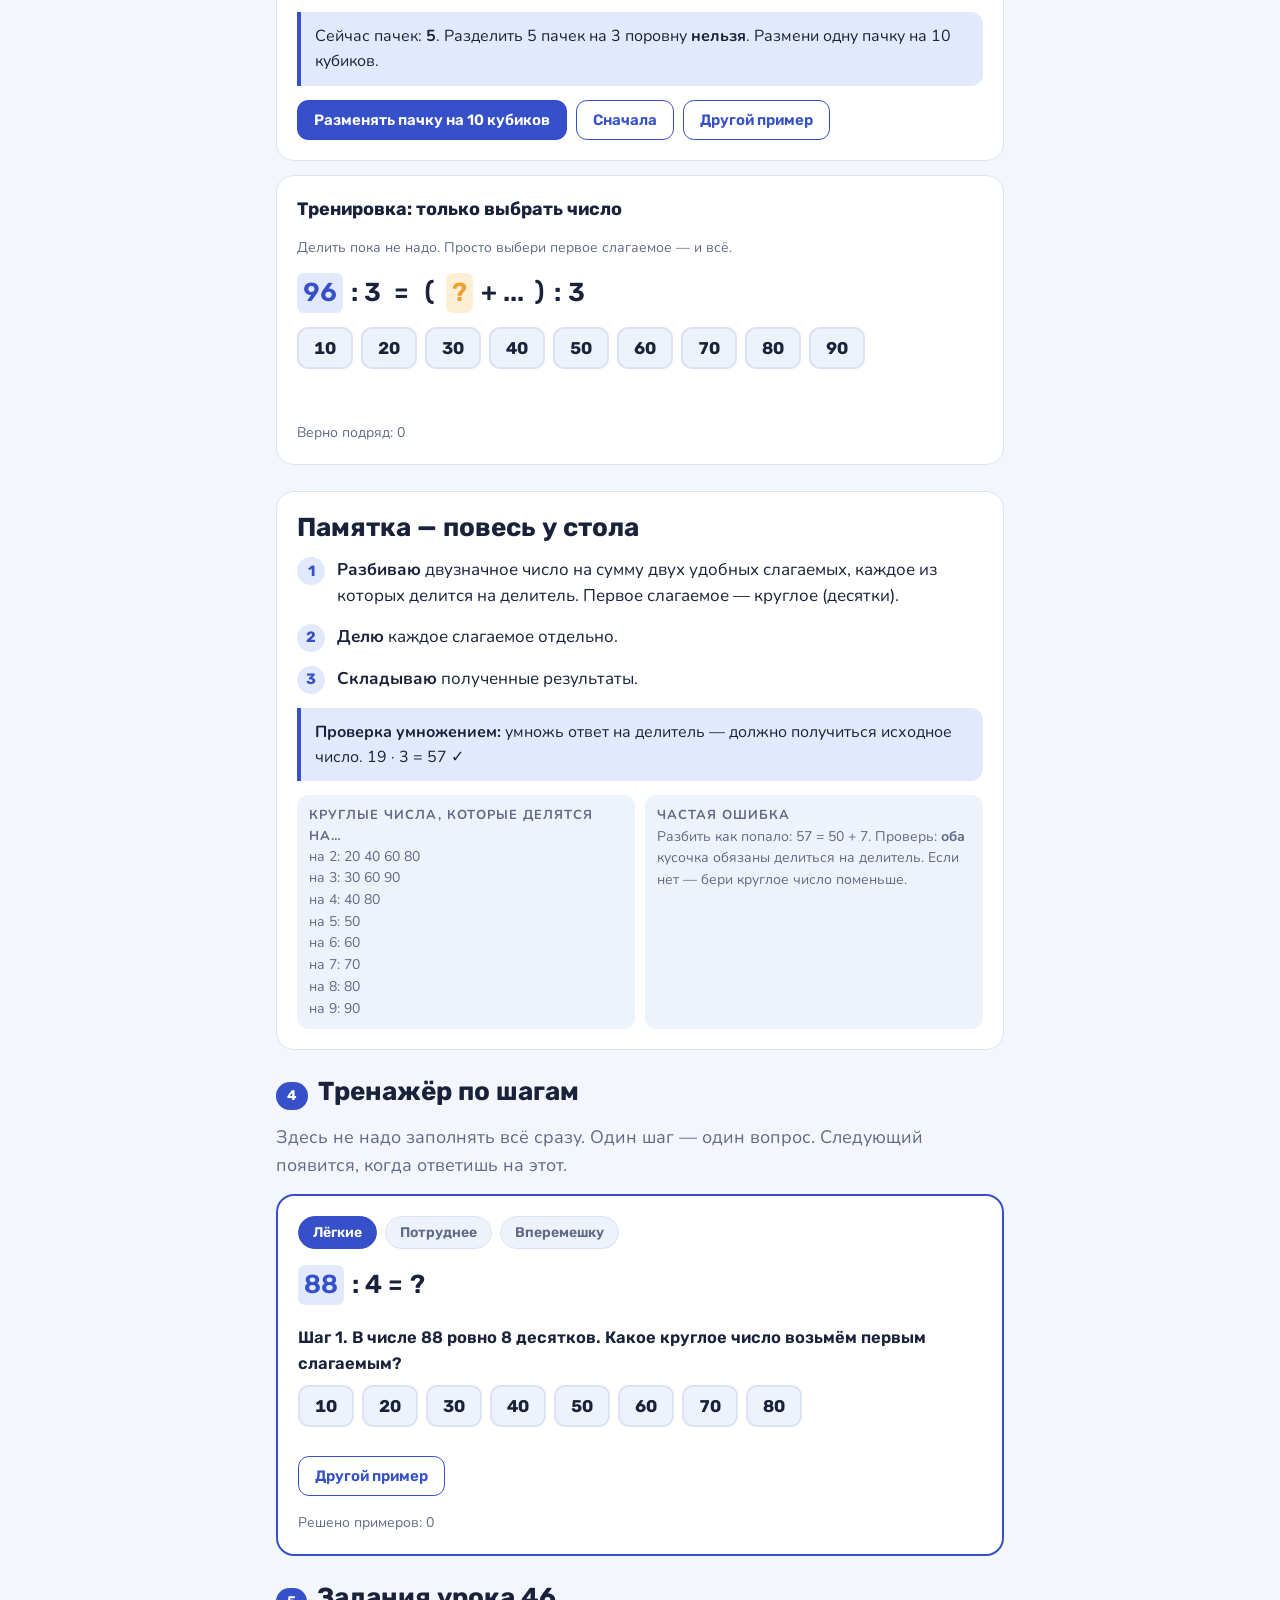
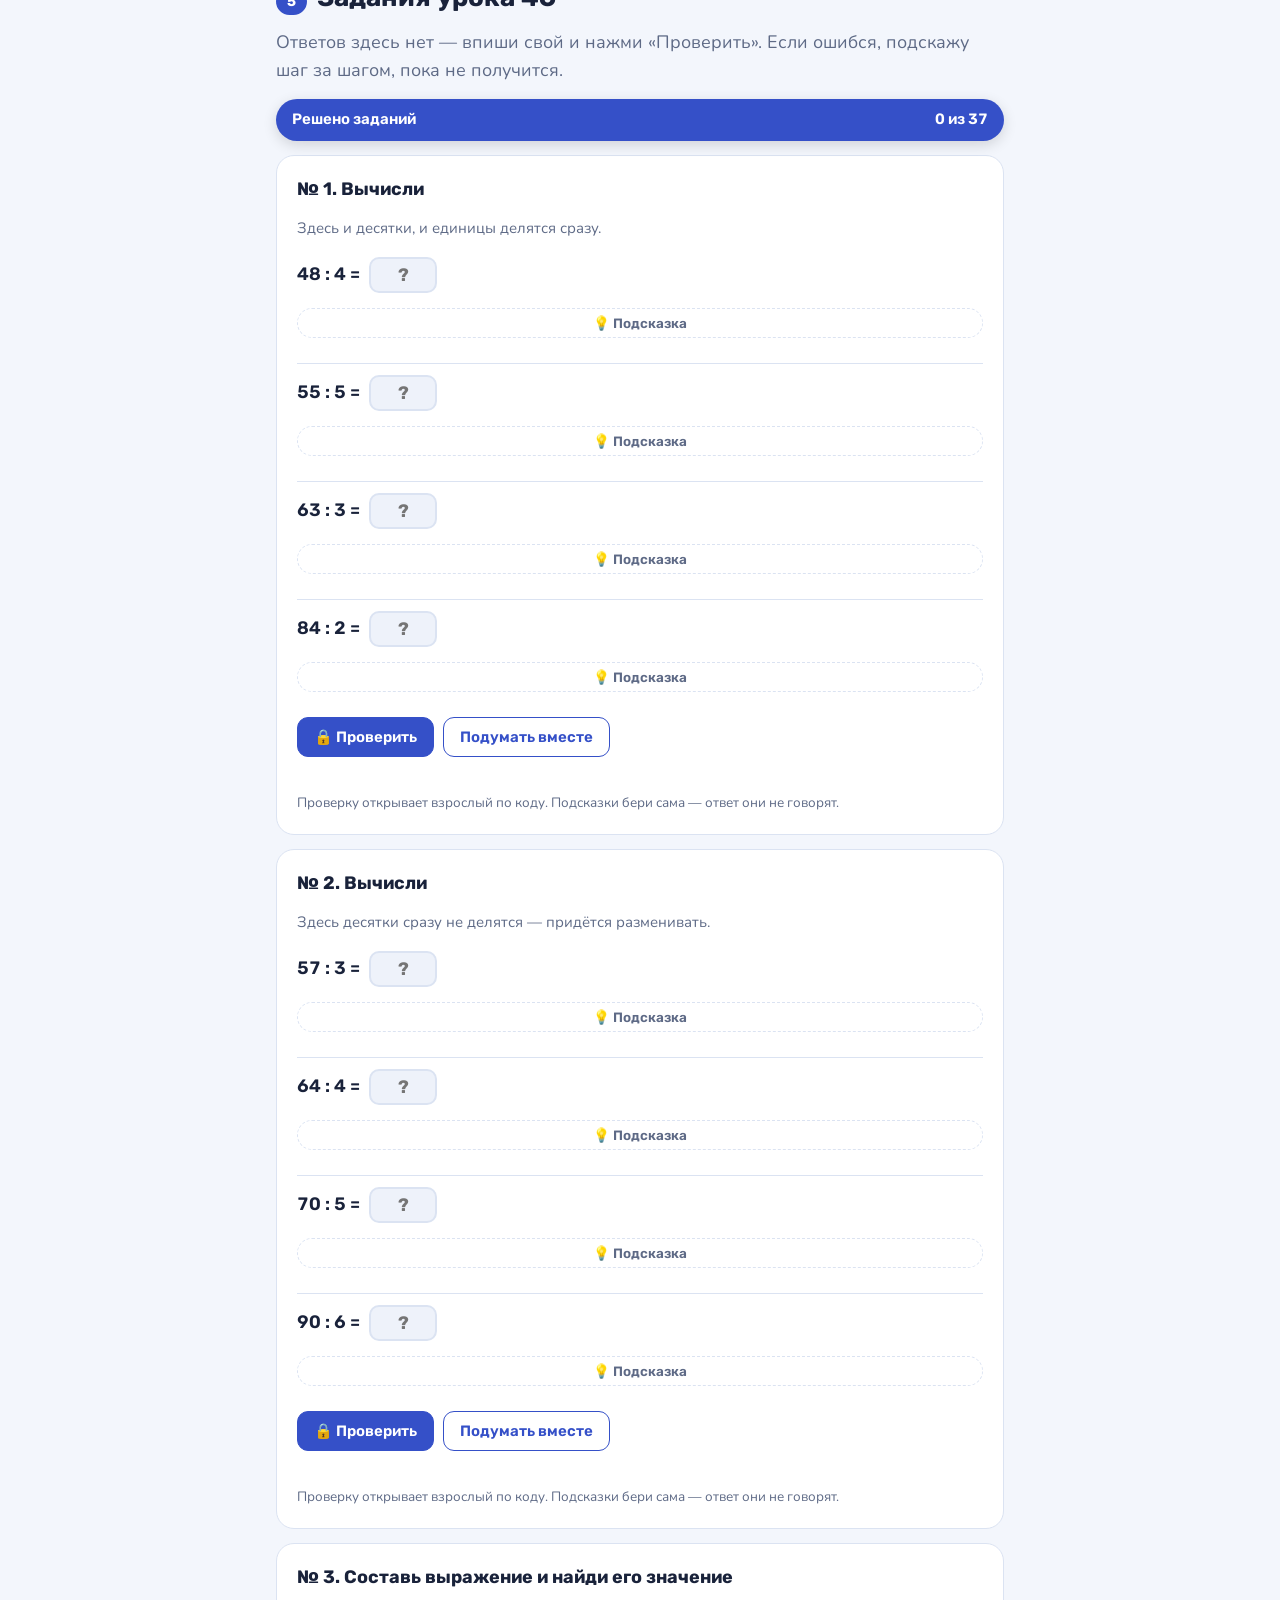
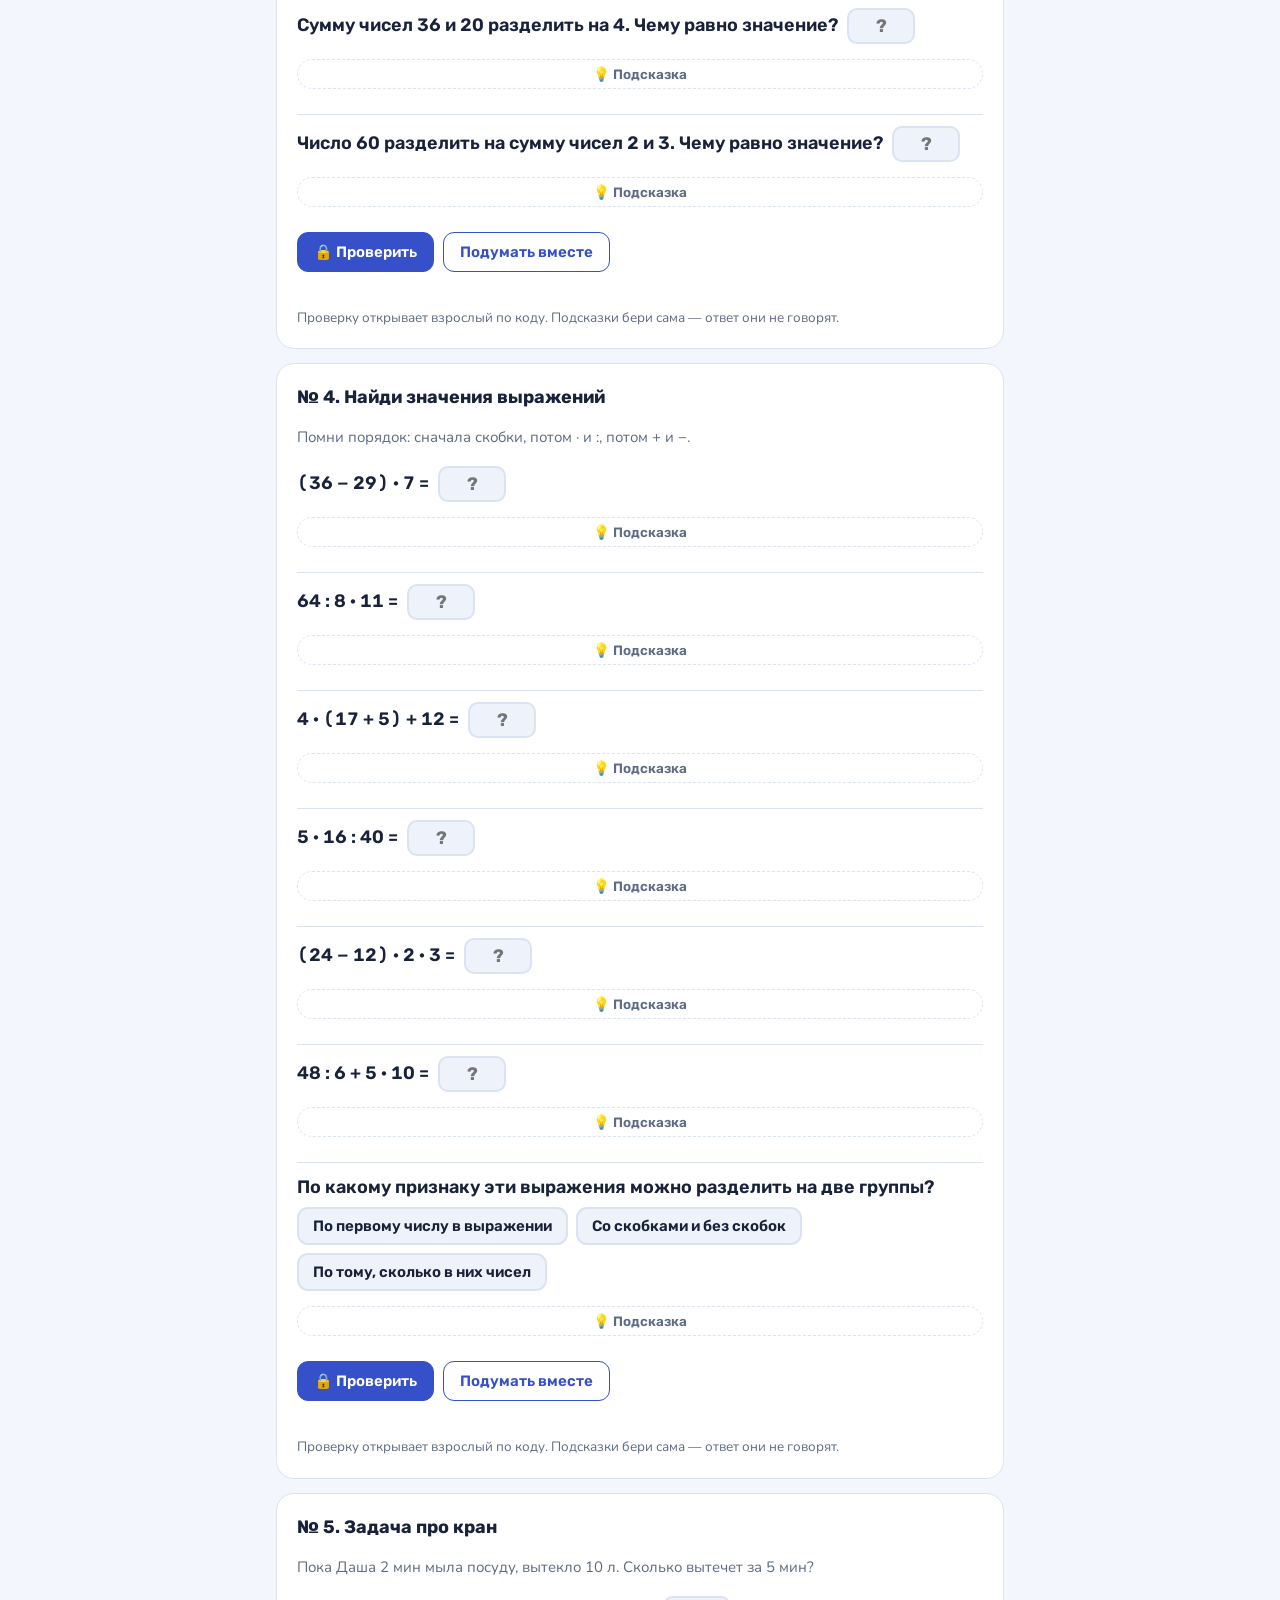
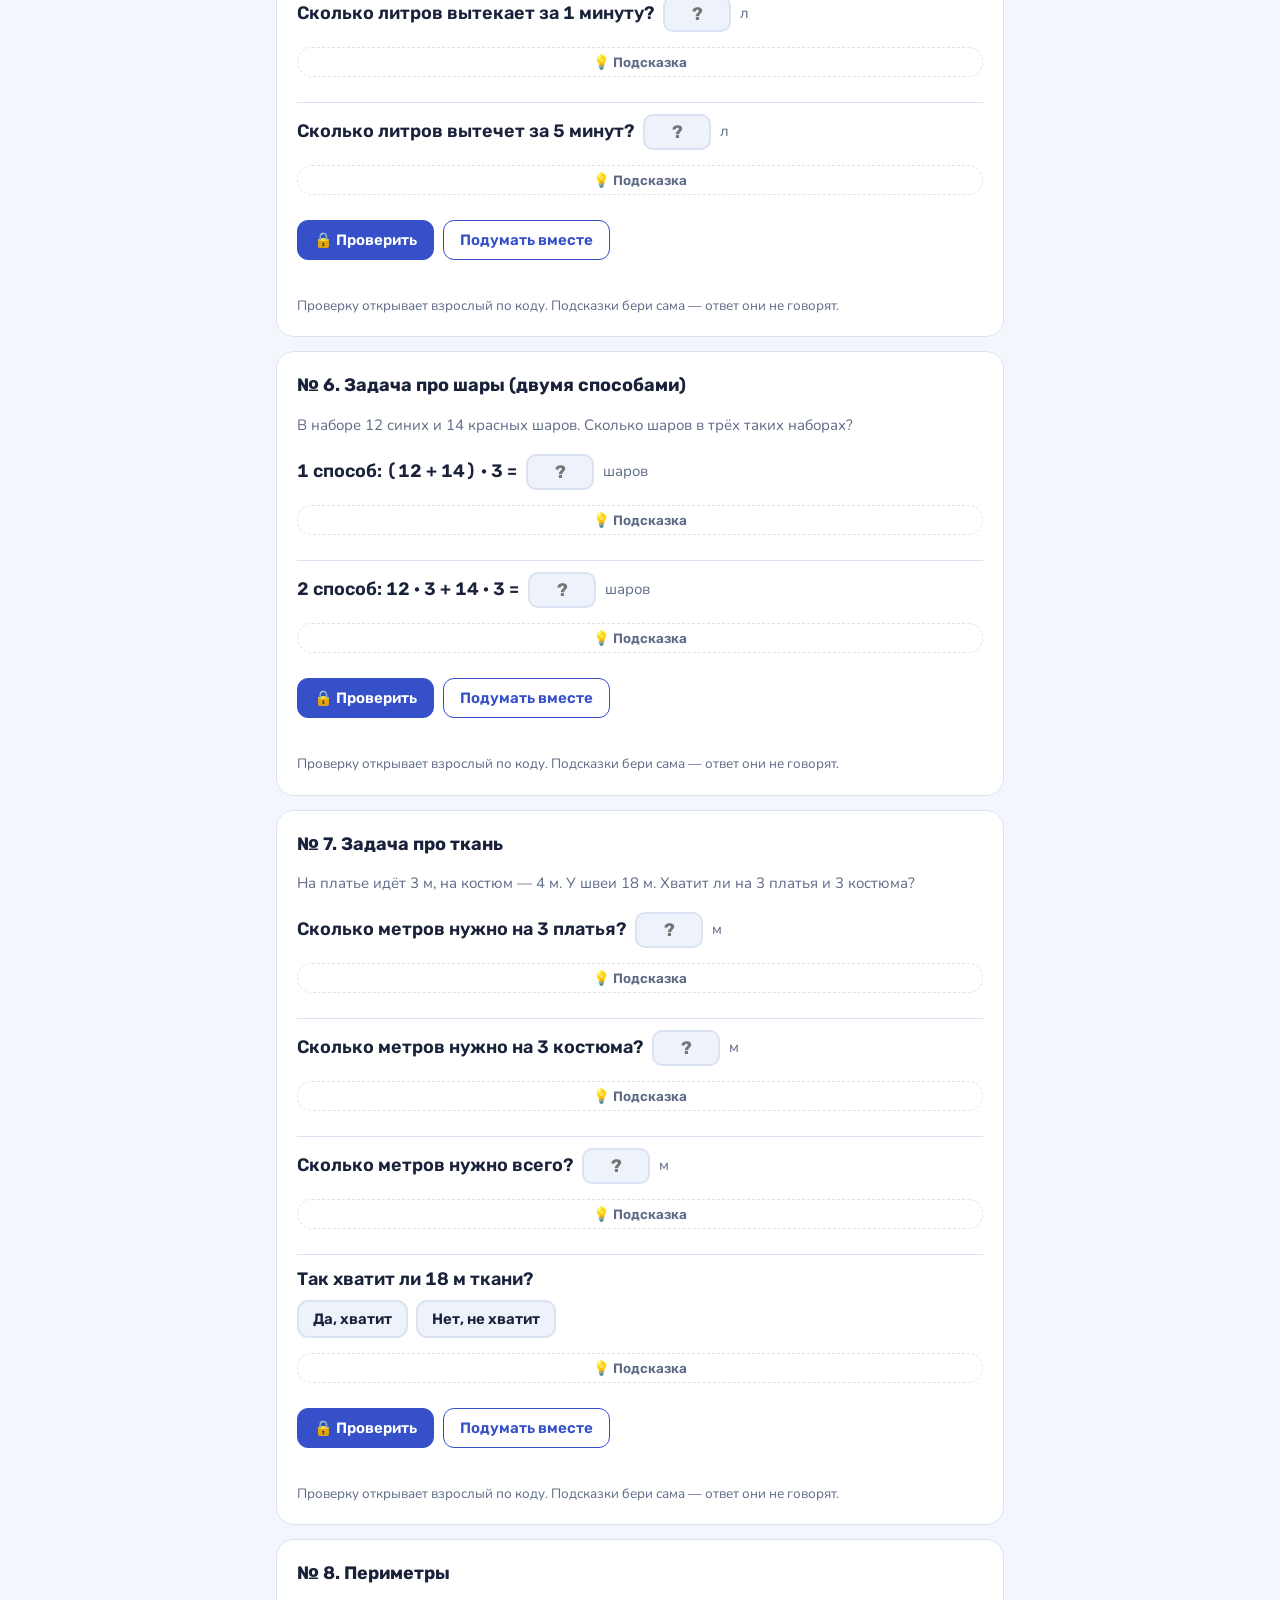
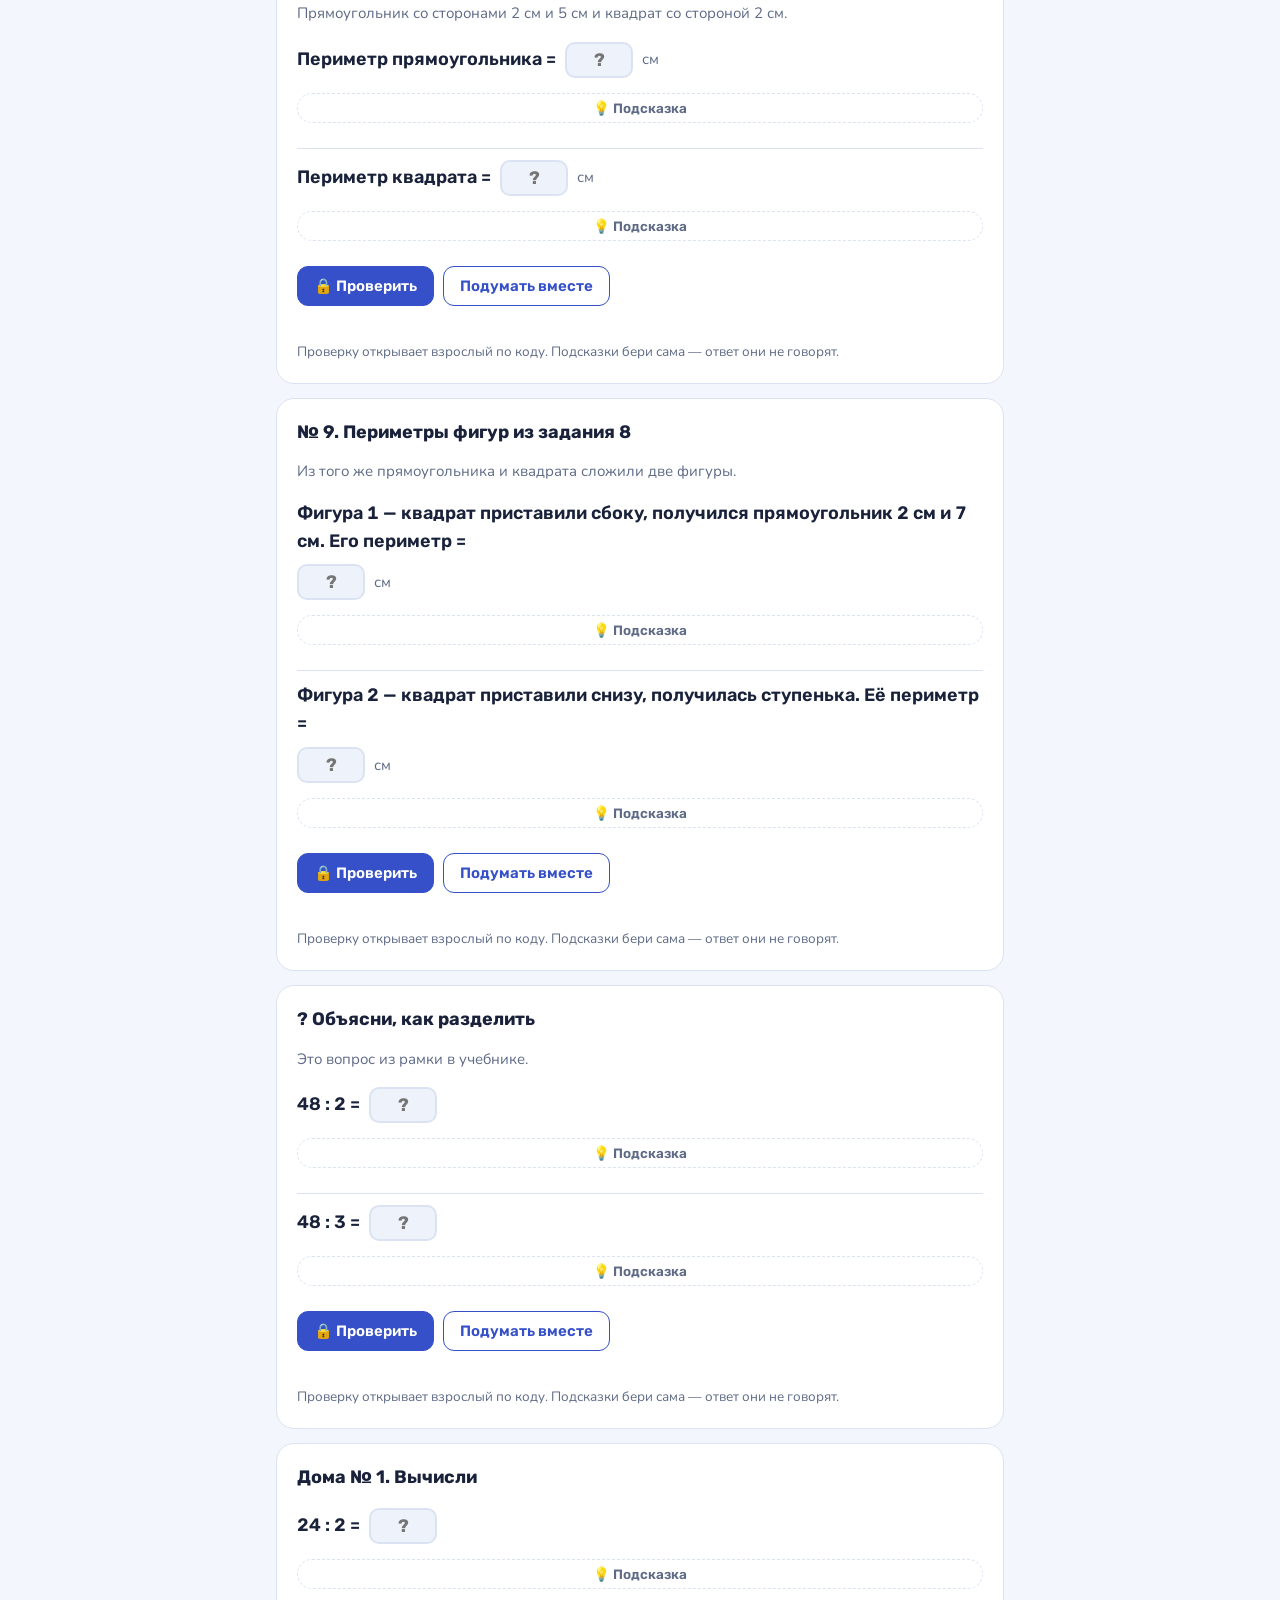
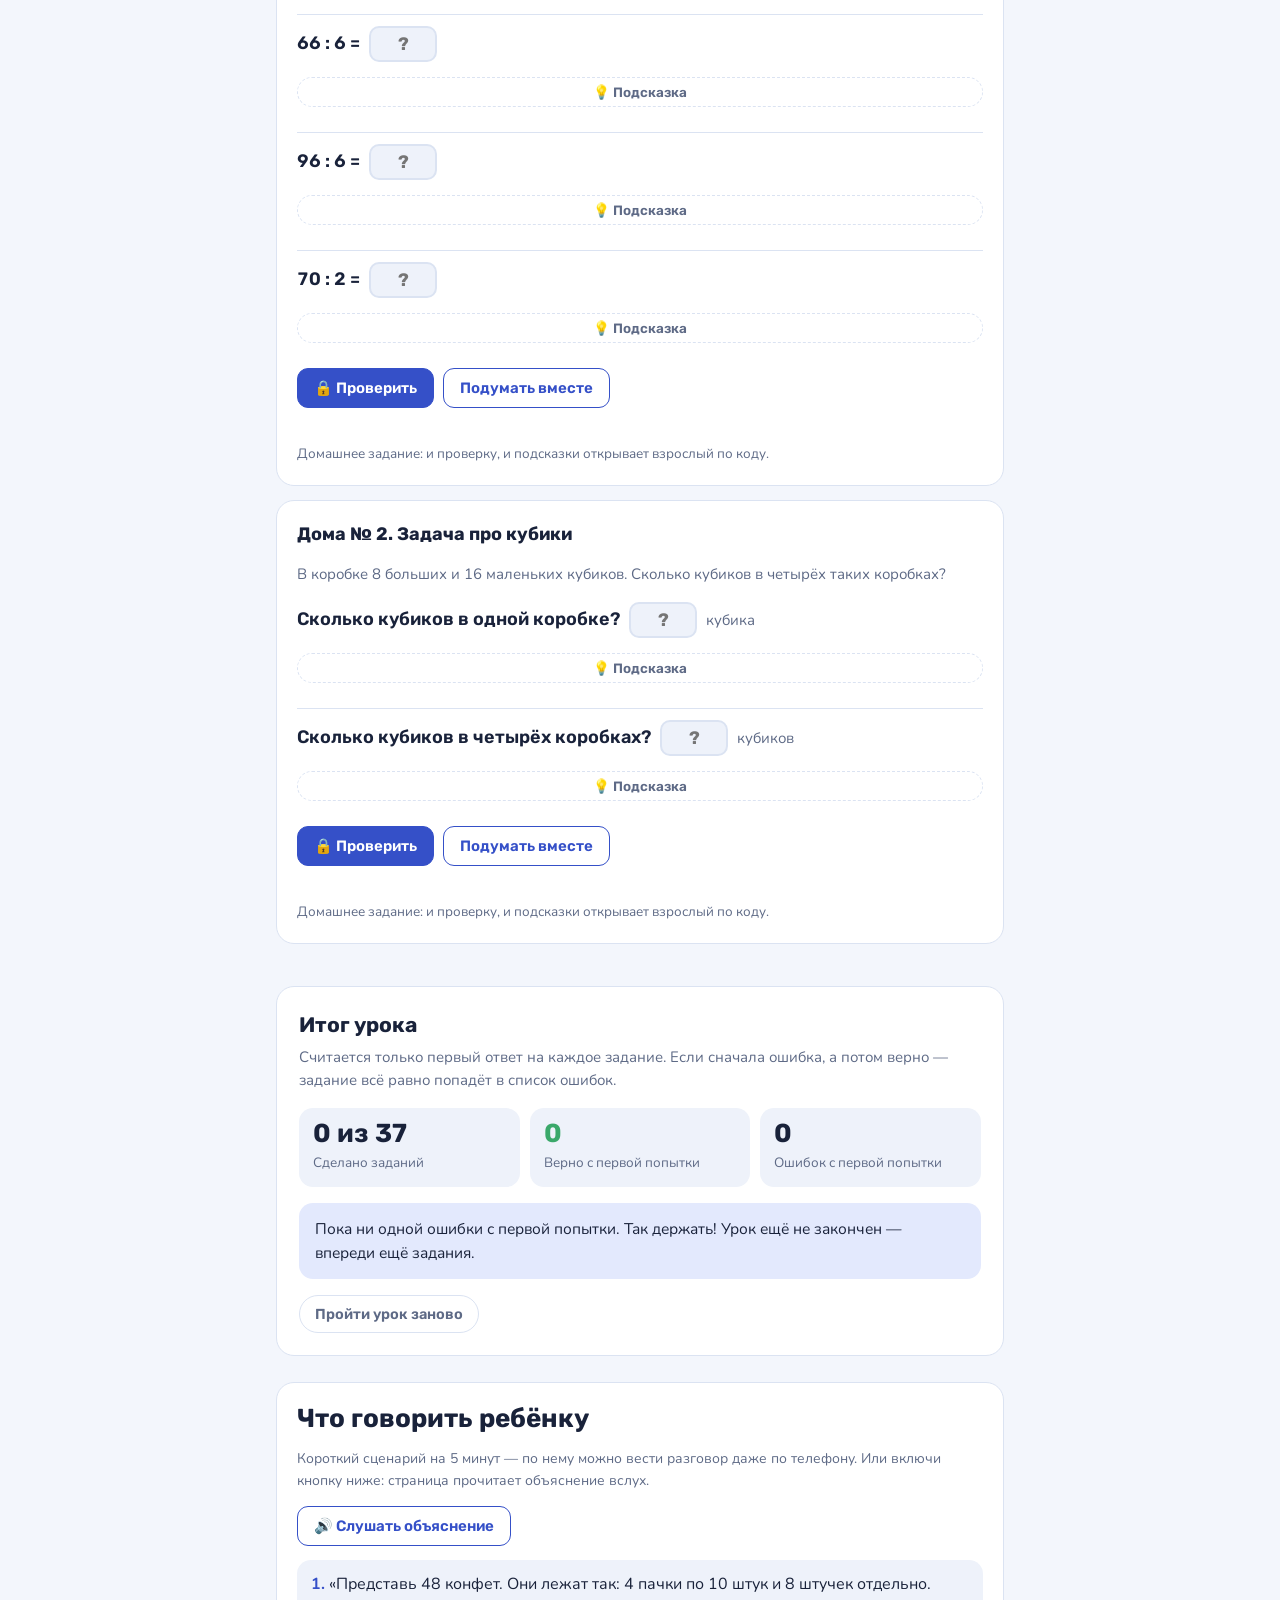
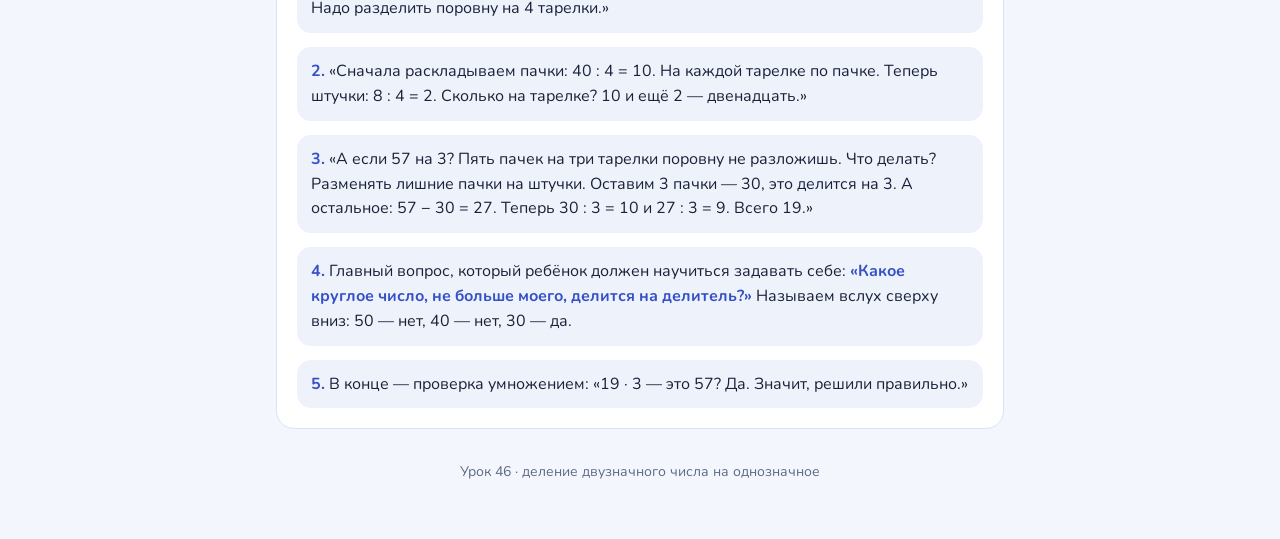
<file: matematika.html>
<!doctype html>
<html lang="ru">
<head>
<meta charset="utf-8">
<meta name="viewport" content="width=device-width, initial-scale=1, viewport-fit=cover">
<meta name="theme-color" content="#f3f6fc">
<meta name="robots" content="noindex, nofollow">
<style>html{-webkit-text-size-adjust:100%}body{margin:0}*{box-sizing:border-box}</style>
<title>Делим десятки и единицы</title>
<meta name="claude:viewport-fit-sides" content="cover">
<link rel="stylesheet" href="https://fonts.googleapis.com/css2?family=Nunito:ital,wght@0,400;0,600;0,700;0,800&family=Rubik:wght@500;600;700&display=swap">
<style>
/* Макет: одна колонка-«тетрадь» шириной 760px; каждый шаг — карточка, числа всегда разложены на оранжевые десятки и зелёные единицы */
:root{
  --bg:#f3f6fc;
  --surface:#ffffff;
  --surface-2:#eef2fa;
  --ink:#19223a;
  --muted:#5e6a86;
  --line:#dbe3f2;
  --accent:#3550c8;
  --accent-soft:#e3e9fd;
  --tens:#f0a033;
  --tens-soft:#fdeed6;
  --units:#3aa86a;
  --units-soft:#dff3e7;
  --wrong:#d94a4a;
  --wrong-soft:#fde4e4;
  --font-head:"Rubik","Trebuchet MS",sans-serif;
  --font-body:"Nunito","Segoe UI",system-ui,sans-serif;
  color-scheme:light;
}
@media (prefers-color-scheme:dark){
  :root:not([data-theme="light"]){
    --bg:#111726; --surface:#1a2235; --surface-2:#202a41; --ink:#e9eefb; --muted:#9aa7c4;
    --line:#2d3952; --accent:#8aa3ff; --accent-soft:#232f52;
    --tens:#f2b45f; --tens-soft:#3a2d18; --units:#5fcb8e; --units-soft:#17331f;
    --wrong:#ef7272; --wrong-soft:#3a1d1d; color-scheme:dark;
  }
}
:root[data-theme="dark"]{
  --bg:#111726; --surface:#1a2235; --surface-2:#202a41; --ink:#e9eefb; --muted:#9aa7c4;
  --line:#2d3952; --accent:#8aa3ff; --accent-soft:#232f52;
  --tens:#f2b45f; --tens-soft:#3a2d18; --units:#5fcb8e; --units-soft:#17331f;
  --wrong:#ef7272; --wrong-soft:#3a1d1d; color-scheme:dark;
}
body{background:var(--bg);color:var(--ink);font-family:var(--font-body);font-size:17px;line-height:1.55}
.wrap{max-width:760px;margin:0 auto;padding-left:max(16px,env(safe-area-inset-left,0px));padding-right:max(16px,env(safe-area-inset-right,0px));padding-block:28px 56px;display:flex;flex-direction:column;gap:26px}
h1,h2,h3{font-family:var(--font-head);text-wrap:balance;margin:0}
h1{font-size:clamp(28px,6vw,40px);line-height:1.12;letter-spacing:-.4px}
h2{font-size:clamp(21px,4.2vw,26px);line-height:1.2}
h3{font-size:18px}
p{margin:0}
.eyebrow{font-size:13px;letter-spacing:.14em;text-transform:uppercase;color:var(--accent);font-weight:700}
.lead{color:var(--muted);font-size:18px}
.card{background:var(--surface);border:1px solid var(--line);border-radius:18px;padding:20px;display:flex;flex-direction:column;gap:14px}
.sec{display:flex;flex-direction:column;gap:14px}
.sec-head{display:flex;align-items:baseline;gap:10px;flex-wrap:wrap}
.num-badge{font-family:var(--font-head);font-weight:700;font-size:14px;background:var(--accent);color:#fff;border-radius:999px;padding:3px 11px;flex:none}

/* кубики */
.blocks{display:flex;flex-wrap:wrap;align-items:center;gap:10px}
.rod{width:92px;height:17px;border-radius:4px;background:
  repeating-linear-gradient(90deg,var(--tens) 0 8.2px,color-mix(in srgb,var(--tens) 60%,#fff) 8.2px 9.2px);
  border:1px solid color-mix(in srgb,var(--tens) 70%,#000 10%);flex:none}
.cube{width:15px;height:15px;border-radius:3px;background:var(--units);border:1px solid color-mix(in srgb,var(--units) 70%,#000 15%);flex:none}
.group{border:2px dashed var(--line);border-radius:12px;padding:8px;display:flex;flex-direction:column;gap:6px;align-items:flex-start;background:var(--surface-2)}
.group .blocks{gap:5px}
.groups{display:flex;flex-wrap:wrap;gap:10px}
.cubes{display:flex;flex-wrap:wrap;gap:4px;max-width:200px}
.capt{font-size:14px;color:var(--muted)}

/* формулы */
.formula{font-family:var(--font-head);font-size:clamp(19px,4.6vw,26px);font-weight:600;letter-spacing:.2px;display:flex;flex-wrap:wrap;align-items:center;gap:.3em;font-variant-numeric:tabular-nums}
.t{color:var(--tens);background:var(--tens-soft);border-radius:7px;padding:0 .22em}
.u{color:var(--units);background:var(--units-soft);border-radius:7px;padding:0 .22em}
.res{color:var(--accent);background:var(--accent-soft);border-radius:7px;padding:0 .22em}
.step{display:grid;grid-template-columns:28px 1fr;gap:12px;align-items:start}
.step .dot{width:28px;height:28px;border-radius:50%;background:var(--accent-soft);color:var(--accent);font-family:var(--font-head);font-weight:700;display:grid;place-items:center;font-size:15px}
.step p{min-width:0}
.note{background:var(--accent-soft);border-left:4px solid var(--accent);border-radius:0 12px 12px 0;padding:12px 14px;font-size:16px}
.warn{background:var(--tens-soft);border-left:4px solid var(--tens);border-radius:0 12px 12px 0;padding:12px 14px;font-size:16px}
.say{background:var(--surface-2);border-radius:14px;padding:12px 14px;font-size:16px}
.say b{color:var(--accent)}
button.saybtn{align-self:flex-start;font-size:14px;padding:7px 13px}

/* поля ввода */
input.cell{width:2.9em;min-width:0;text-align:center;font-family:var(--font-head);font-weight:600;font-size:.92em;padding:.18em .1em;border:2px solid var(--line);border-radius:9px;background:var(--surface-2);color:var(--ink);font-variant-numeric:tabular-nums}
input.cell:focus{outline:3px solid var(--accent);outline-offset:1px}
input.cell.ok{border-color:var(--units);background:var(--units-soft);color:var(--units)}
input.cell.bad{border-color:var(--wrong);background:var(--wrong-soft);color:var(--wrong)}
.btns{display:flex;gap:9px;flex-wrap:wrap}
button.b{font-family:var(--font-head);font-weight:600;font-size:15px;border-radius:11px;padding:10px 16px;border:1px solid var(--accent);background:var(--accent);color:#fff;cursor:pointer}
button.b.ghost{background:transparent;color:var(--accent)}
button.b:focus-visible{outline:3px solid var(--tens);outline-offset:2px}
.msg{font-weight:700;font-size:16px;min-height:1.5em}
.msg.ok{color:var(--units)}
.msg.bad{color:var(--wrong)}
.streak{font-size:14px;color:var(--muted);font-variant-numeric:tabular-nums}

/* тренажёр */
.trainer{background:var(--surface);border:2px solid var(--accent);border-radius:18px;padding:20px;display:flex;flex-direction:column;gap:16px}
.modes{display:flex;gap:8px;flex-wrap:wrap}
.chip{font-family:var(--font-head);font-size:14px;font-weight:600;border:1px solid var(--line);background:var(--surface-2);color:var(--muted);border-radius:999px;padding:7px 14px;cursor:pointer}
.chip[aria-pressed="true"]{background:var(--accent);border-color:var(--accent);color:#fff}

/* задания */
.tasks{display:flex;flex-direction:column;gap:14px}
.task h3{display:flex;gap:9px;align-items:baseline;flex-wrap:wrap}
.task .tick{font-size:15px;color:var(--units)}
.item{display:flex;flex-direction:column;gap:6px;padding:11px 0;border-top:1px solid var(--line)}
.item:first-of-type{border-top:none;padding-top:2px}
.item .row{display:flex;flex-wrap:wrap;align-items:center;gap:9px;font-family:var(--font-head);font-weight:600;font-size:18px;font-variant-numeric:tabular-nums}
.item .row .qt{min-width:0}
input.ansbox{width:3.8em;text-align:center;font-family:var(--font-head);font-weight:700;font-size:18px;padding:5px 2px;border:2px solid var(--line);border-radius:10px;background:var(--surface-2);color:var(--ink);font-variant-numeric:tabular-nums}
input.ansbox:focus{outline:3px solid var(--accent);outline-offset:1px}
input.ansbox.ok{border-color:var(--units);background:var(--units-soft);color:var(--units)}
input.ansbox.bad{border-color:var(--wrong);background:var(--wrong-soft);color:var(--wrong)}
.item .unit{font-family:var(--font-body);font-weight:400;color:var(--muted);font-size:15px}
.fb{font-size:15.5px;line-height:1.5;border-radius:10px;padding:9px 12px}
.fb.ok{background:var(--units-soft);color:var(--units);font-weight:700}
.fb.bad{background:var(--wrong-soft);color:var(--wrong)}
.fb.tip{background:var(--accent-soft);color:var(--accent)}
.opts{display:flex;gap:8px;flex-wrap:wrap}
button.opt{font-family:var(--font-head);font-weight:600;font-size:15px;border:2px solid var(--line);background:var(--surface-2);color:var(--ink);border-radius:11px;padding:8px 14px;cursor:pointer;text-align:left}
button.opt.ok{border-color:var(--units);background:var(--units-soft);color:var(--units)}
button.opt.bad{border-color:var(--wrong);background:var(--wrong-soft);color:var(--wrong)}
.progress{position:sticky;top:env(safe-area-inset-top,0px);z-index:5;background:var(--accent);color:#fff;border-radius:999px;padding:9px 16px;font-family:var(--font-head);font-weight:600;font-size:15px;display:flex;justify-content:space-between;gap:10px;font-variant-numeric:tabular-nums;box-shadow:0 4px 14px rgba(0,0,0,.14)}
.grid2{display:grid;grid-template-columns:repeat(auto-fit,minmax(210px,1fr));gap:10px}
.mini{background:var(--surface-2);border-radius:12px;padding:10px 12px;min-width:0}
.mini .lbl{font-size:13px;color:var(--muted);text-transform:uppercase;letter-spacing:.08em;font-weight:700}
.q{color:var(--muted);font-size:15px}
footer{color:var(--muted);font-size:14px;text-align:center;padding-top:6px}
@media (prefers-reduced-motion:no-preference){.pop{animation:pop .25s ease}}
@keyframes pop{from{transform:scale(.96);opacity:.5}to{transform:scale(1);opacity:1}}

.rounds{display:flex;flex-wrap:wrap;gap:8px}
button.round{font-family:var(--font-head);font-weight:700;font-size:17px;border:2px solid var(--line);background:var(--surface-2);color:var(--ink);border-radius:11px;padding:9px 15px;cursor:pointer;font-variant-numeric:tabular-nums}
button.round:hover{border-color:var(--accent)}
button.round.ok{border-color:var(--units);background:var(--units-soft);color:var(--units)}
button.round.bad{border-color:var(--wrong);background:var(--wrong-soft);color:var(--wrong);opacity:.65}
.wstep{display:flex;flex-direction:column;gap:9px;padding:13px 0;border-top:1px dashed var(--line)}
.wstep:first-child{border-top:none;padding-top:4px}
.wlab{font-family:var(--font-head);font-weight:600;font-size:16.5px}
.ladder{display:flex;flex-direction:column;gap:6px}
.rung{font-family:var(--font-head);font-weight:600;border-radius:11px;padding:9px 14px;font-size:16px;font-variant-numeric:tabular-nums}
.rung.no{background:var(--wrong-soft);color:var(--wrong)}
.rung.yes{background:var(--units-soft);color:var(--units)}
.rung.rest{background:var(--accent-soft);color:var(--accent)}
.cheat{display:flex;flex-wrap:wrap;gap:7px}
.cnum{font-family:var(--font-head);font-weight:700;font-size:17px;border-radius:10px;padding:8px 12px;background:var(--surface-2);color:var(--muted);border:2px solid var(--line);font-variant-numeric:tabular-nums}
.cnum.yes{background:var(--units-soft);color:var(--units);border-color:var(--units)}
.ways,.splitbox{margin-top:12px;padding:14px;border-radius:14px;background:var(--accent-soft)}
.ways .wh,.splitbox .wh{margin:0 0 10px;font-family:var(--font-head);font-weight:600;font-size:16px}
.wayb{display:block;width:100%;text-align:left;font:400 15.5px/1.45 var(--font-body);padding:11px 13px;margin:0 0 8px;border-radius:12px;border:2px solid var(--line);background:var(--surface);color:var(--ink);cursor:pointer}
.wayb.ok{border-color:var(--units);background:var(--units-soft)}
.wayb.bad{border-color:var(--wrong);background:var(--wrong-soft)}
.way-why{font-size:14.5px;line-height:1.45;margin:-4px 0 10px;padding:9px 13px;border-radius:10px;background:var(--surface-2)}
.splits{display:flex;flex-wrap:wrap;gap:8px}
.splitb{font-family:var(--font-head);font-weight:700;font-size:18px;font-variant-numeric:tabular-nums;padding:10px 14px;border-radius:12px;border:2px solid var(--line);background:var(--surface);color:var(--ink);cursor:pointer}
.splitb.ok{border-color:var(--units);background:var(--units-soft);color:var(--units)}
.splitb.bad{border-color:var(--wrong);background:var(--wrong-soft);color:var(--wrong);opacity:.7}
.split-why{font-size:15px;line-height:1.5;margin:10px 0 0;padding:10px 13px;border-radius:10px;background:var(--surface-2)}
.split-sum{margin:9px 0 0;display:flex;flex-wrap:wrap;gap:8px;align-items:center;font-family:var(--font-head);font-weight:700;font-size:19px;font-variant-numeric:tabular-nums}
.split-sum i{font-style:normal;background:var(--surface);border:2px dashed var(--line);border-radius:10px;padding:7px 12px}
</style>
<link rel="stylesheet" href="assets/uroki.css?v=16">
<script src="assets/uroki.js?v=16"></script>
</head>
<body>
<div class="homebar"><a href="./">← Все уроки</a></div>
<style>.homebar{max-width:820px;margin:0 auto;padding:14px max(16px,env(safe-area-inset-left,0px)) 0}
.homebar a{display:inline-block;font:600 15px/1 Rubik,system-ui,sans-serif;color:#3550c8;text-decoration:none;background:#e3e9fd;border:1px solid #dbe3f2;border-radius:999px;padding:9px 14px}</style>


<div class="wrap">

  <header class="sec">
    <p class="eyebrow">Урок 46 · Математика, 3 класс</p>
    <h1>Делим двузначное число на однозначное</h1>
    <p class="lead">Один приём, две картинки и задания с проверкой. Правило всего одно: <b>большое число разбиваем на два удобных кусочка</b> — отдельно десятки, отдельно единицы.</p>
  </header>

  <section class="card">
    <h2>Главная мысль</h2>
    <p>Делить сразу 48 конфет на 4 тарелки — трудно. А если конфеты лежат пачками по 10 и отдельными штучками — легко: сначала раскладываем по тарелкам пачки, потом штучки.</p>
    <div class="formula"><span class="res">48</span> : 4 = ( <span class="t">40</span> + <span class="u">8</span> ) : 4 = <span class="t">10</span> + <span class="u">2</span> = <span class="res">12</span></div>
    <p class="capt"><span class="t">Оранжевое</span> — десятки (пачки по 10). <span class="u">Зелёное</span> — единицы (отдельные кубики).</p>
    <button class="b ghost saybtn" type="button" data-say="Привет! Сегодня учимся делить двузначное число на однозначное. Представь сорок восемь конфет. Они лежат так: четыре пачки по десять штук и восемь штучек отдельно. Надо разделить их поровну на четыре тарелки. Сразу сорок восемь делить трудно. А по частям — легко. Сначала раскладываем пачки, потом штучки.">🔊 Слушать объяснение</button>
  </section>

  <section class="sec">
    <div class="sec-head"><span class="num-badge">1</span><h2>Лёгкий случай: 48 : 4</h2></div>
    <div class="card">
      <p><b>Было:</b> 4 пачки по 10 и 8 кубиков.</p>
      <div class="blocks" id="v1-before"></div>
      <p><b>Раскладываем на 4 равные части:</b></p>
      <div class="groups" id="v1-after"></div>
      <div class="note">В каждой части <b>1 пачка и 2 кубика</b> — это 10 + 2 = <b>12</b>.</div>
      <div class="step"><span class="dot">1</span><p>Разбиваю число: <b>48 = <span class="t">40</span> + <span class="u">8</span></b>. Оба кусочка делятся на 4.</p></div>
      <div class="step"><span class="dot">2</span><p>Делю каждый кусочек: <b><span class="t">40</span> : 4 = <span class="t">10</span></b> и <b><span class="u">8</span> : 4 = <span class="u">2</span></b>.</p></div>
      <div class="step"><span class="dot">3</span><p>Складываю ответы: <b>10 + 2 = <span class="res">12</span></b>.</p></div>
      <div class="say"><b>Скажи вслух так:</b> «Сорок разделить на четыре — десять. Восемь разделить на четыре — два. Десять плюс два — двенадцать».</div>
      <button class="b ghost saybtn" type="button" data-say="Разбираем пример сорок восемь разделить на четыре. Шаг первый: разбиваю число на удобные слагаемые. Сорок восемь — это сорок плюс восемь. Проверяю: сорок делится на четыре, и восемь делится на четыре. Отлично. Шаг второй: делю каждое слагаемое отдельно. Сорок разделить на четыре — десять. Восемь разделить на четыре — два. Шаг третий: складываю результаты. Десять плюс два — двенадцать. Значит, сорок восемь разделить на четыре равно двенадцать. Проверим умножением: двенадцать умножить на четыре — сорок восемь. Верно.">🔊 Слушать объяснение</button>
    </div>
  </section>

  <section class="sec">
    <div class="sec-head"><span class="num-badge">2</span><h2>Трудный случай: 57 : 3</h2></div>
    <div class="card">
      <p>Разбить на 50 и 7 <b>не получится</b>: ни 50, ни 7 на 3 не делятся. Смотрим на кубики — 5 пачек на 3 части поровну не разложить.</p>
      <div class="blocks" id="v2-before"></div>
      <div class="warn">Тогда <b>размениваем лишние пачки на кубики</b>. Берём не 5 десятков, а <b>3 десятка</b> (30 делится на 3!), а остальные 2 десятка превращаем в 20 кубиков: 20 + 7 = <b>27</b>.</div>
      <div class="formula"><span class="res">57</span> = <span class="t">30</span> + <span class="u">27</span></div>
      <div class="blocks" id="v2-mid"></div>
      <p><b>Теперь делим на 3 части:</b></p>
      <div class="groups" id="v2-after"></div>
      <div class="formula"><span class="res">57</span> : 3 = ( <span class="t">30</span> + <span class="u">27</span> ) : 3 = <span class="t">10</span> + <span class="u">9</span> = <span class="res">19</span></div>
      <div class="note"><b>Как подобрать первый кусочек?</b> Называй круглые числа вниз от своего: 50 — не делится на 3, 40 — не делится, <b>30 — делится!</b> Вот оно. Второй кусочек получаем вычитанием: 57 − 30 = 27.</div>
      <div class="say"><b>Скажи вслух так:</b> «Тридцать разделить на три — десять. Двадцать семь разделить на три — девять. Десять плюс девять — девятнадцать».</div>
      <button class="b ghost saybtn" type="button" data-say="А теперь трудный случай: пятьдесят семь разделить на три. Попробуем разбить как обычно: пятьдесят плюс семь. Но стоп — пятьдесят на три не делится, и семь на три не делится. Так нельзя. Что делаем? Ищем круглое число, которое делится на три. Называем вниз: пятьдесят — не делится, сорок — не делится, тридцать — делится! Берём тридцать. А второе слагаемое получим вычитанием: пятьдесят семь минус тридцать — двадцать семь. Теперь делим. Тридцать разделить на три — десять. Двадцать семь разделить на три — девять. Складываем: десять плюс девять — девятнадцать. Проверка: девятнадцать умножить на три — пятьдесят семь. Всё сошлось.">🔊 Слушать объяснение</button>
    </div>
  </section>

  <section class="sec">
    <div class="sec-head"><span class="num-badge">3</span><h2>Самое трудное: на что раскладывать?</h2></div>

    <div class="card">
      <h3>Выбирать надо только одно число</h3>
      <div class="note"><b>Первое слагаемое — всегда круглое</b> (10, 20, 30, 40, 50, 60, 70, 80, 90).<br><b>Второе слагаемое не выбирают</b> — его получают вычитанием: что осталось, то и есть.</div>
      <p>Главный секрет: смотри не на всё число, а на <b>количество десятков</b>. В числе 57 — <b>5 десятков</b>. Вопрос простой: сколько десятков можно разделить на 3 поровну?</p>
      <div class="ladder">
        <div class="rung no">5 десятков : 3 — не делится. Значит 50 не подходит.</div>
        <div class="rung no">4 десятка : 3 — не делится. Значит 40 не подходит.</div>
        <div class="rung yes">3 десятка : 3 = 1 десяток. Подходит! Берём 30.</div>
        <div class="rung rest">Второе слагаемое: 57 − 30 = 27.</div>
      </div>
      <p class="capt">Идём сверху вниз и останавливаемся на первом, которое делится. Дальше считать уже легко.</p>
      <button class="b ghost saybtn" type="button" data-say="Самое трудное в этой теме — понять, на что раскладывать. Запомни: выбирать надо только одно число, первое. Оно всегда круглое: десять, двадцать, тридцать, сорок, пятьдесят и так далее. Второе слагаемое не выбирают вообще — его получают вычитанием. Что осталось, то и есть. А выбирать первое число надо так. Смотри не на всё число, а на количество десятков. Например, пятьдесят семь разделить на три. В числе пятьдесят семь пять десятков. Спрашиваем: пять десятков разделить на три — делится? Нет. Берём на один десяток меньше: четыре десятка на три — делится? Нет. Ещё меньше: три десятка на три — делится! Три разделить на три — один. Значит первое слагаемое — тридцать. А второе получаем вычитанием: пятьдесят семь минус тридцать — двадцать семь. Всё, разложили.">🔊 Паслушать</button>
    </div>

    <div class="card">
      <h3>Шпаргалка: какое круглое число подходит</h3>
      <p class="capt">Нажми на делитель — увидишь, какие круглые числа можно брать первым слагаемым.</p>
      <div class="modes" id="cheat-d"></div>
      <div class="cheat" id="cheat"></div>
      <p class="capt" id="cheat-why"></p>
    </div>

    <div class="card">
      <h3>Разменный автомат</h3>
      <p>Вот почему круглое число иногда приходится брать поменьше. Пачку из 10 всегда можно разменять на 10 отдельных кубиков — число от этого не изменится, а делить станет можно.</p>
      <div class="formula" id="exch-f"></div>
      <div class="blocks" id="exch-v"></div>
      <div class="note" id="exch-msg"></div>
      <div class="btns">
        <button class="b" id="exch-go">Разменять пачку на 10 кубиков</button>
        <button class="b ghost" id="exch-reset">Сначала</button>
        <button class="b ghost" id="exch-new">Другой пример</button>
      </div>
    </div>

    <div class="card">
      <h3>Тренировка: только выбрать число</h3>
      <p class="capt">Делить пока не надо. Просто выбери первое слагаемое — и всё.</p>
      <div class="formula" id="pk-task"></div>
      <div class="rounds" id="pk-opts"></div>
      <div class="msg" id="pk-msg">&nbsp;</div>
      <p class="streak" id="pk-streak">Верно подряд: 0</p>
    </div>
  </section>

  <section class="card">
    <h2>Памятка — повесь у стола</h2>
    <div class="step"><span class="dot">1</span><p><b>Разбиваю</b> двузначное число на сумму двух удобных слагаемых, каждое из которых делится на делитель. Первое слагаемое — круглое (десятки).</p></div>
    <div class="step"><span class="dot">2</span><p><b>Делю</b> каждое слагаемое отдельно.</p></div>
    <div class="step"><span class="dot">3</span><p><b>Складываю</b> полученные результаты.</p></div>
    <div class="note"><b>Проверка умножением:</b> умножь ответ на делитель — должно получиться исходное число. 19 · 3 = 57 ✓</div>
    <div class="grid2">
      <div class="mini"><div class="lbl">Круглые числа, которые делятся на…</div>
        <p class="capt">на 2: 20 40 60 80<br>на 3: 30 60 90<br>на 4: 40 80<br>на 5: 50<br>на 6: 60<br>на 7: 70<br>на 8: 80<br>на 9: 90</p></div>
      <div class="mini"><div class="lbl">Частая ошибка</div>
        <p class="capt">Разбить как попало: 57 = 50 + 7. Проверь: <b>оба</b> кусочка обязаны делиться на делитель. Если нет — бери круглое число поменьше.</p></div>
    </div>
  </section>

  <section class="sec">
    <div class="sec-head"><span class="num-badge">4</span><h2>Тренажёр по шагам</h2></div>
    <p class="lead">Здесь не надо заполнять всё сразу. Один шаг — один вопрос. Следующий появится, когда ответишь на этот.</p>
    <div class="trainer">
      <div class="modes" role="group" aria-label="Уровень">
        <button class="chip" id="m-easy" aria-pressed="true">Лёгкие</button>
        <button class="chip" id="m-hard" aria-pressed="false">Потруднее</button>
        <button class="chip" id="m-mix" aria-pressed="false">Вперемешку</button>
      </div>
      <div class="formula" id="task"></div>
      <div id="wz"></div>
      <div class="btns"><button class="b ghost" id="next">Другой пример</button></div>
      <p class="streak" id="streak">Решено примеров: 0</p>
    </div>
  </section>

  <section class="sec">
    <div class="sec-head"><span class="num-badge">5</span><h2>Задания урока 46</h2></div>
    <p class="lead">Ответов здесь нет — впиши свой и нажми «Проверить». Если ошибся, подскажу шаг за шагом, пока не получится.</p>
    <div class="progress" id="progress"><span>Решено заданий</span><span id="progress-n">0 из 0</span></div>
    <div class="tasks" id="tasks"></div>
    <div id="uroki-result"></div>
  </section>

  <section class="card">
    <h2>Что говорить ребёнку</h2>
    <p class="capt">Короткий сценарий на 5 минут — по нему можно вести разговор даже по телефону. Или включи кнопку ниже: страница прочитает объяснение вслух.</p>
    <button class="b ghost saybtn" type="button" data-say="Представь сорок восемь конфет. Они лежат так: четыре пачки по десять штук и восемь штучек отдельно. Надо разделить поровну на четыре тарелки. Сначала раскладываем пачки: сорок разделить на четыре — десять. На каждой тарелке по пачке. Теперь штучки: восемь разделить на четыре — два. Сколько на тарелке? Десять и ещё два — двенадцать. А если пятьдесят семь на три? Пять пачек на три тарелки поровну не разложишь. Что делать? Разменять лишние пачки на штучки. Оставим три пачки — это тридцать, оно делится на три. А остальное: пятьдесят семь минус тридцать — двадцать семь. Теперь тридцать разделить на три — десять, и двадцать семь разделить на три — девять. Всего девятнадцать. Запомни главный вопрос, который надо задавать себе каждый раз: какое круглое число, не больше моего, делится на делитель? И в конце всегда проверяй умножением.">🔊 Слушать объяснение</button>
    <div class="say"><b>1.</b> «Представь 48 конфет. Они лежат так: 4 пачки по 10 штук и 8 штучек отдельно. Надо разделить поровну на 4 тарелки.»</div>
    <div class="say"><b>2.</b> «Сначала раскладываем пачки: 40 : 4 = 10. На каждой тарелке по пачке. Теперь штучки: 8 : 4 = 2. Сколько на тарелке? 10 и ещё 2 — двенадцать.»</div>
    <div class="say"><b>3.</b> «А если 57 на 3? Пять пачек на три тарелки поровну не разложишь. Что делать? Разменять лишние пачки на штучки. Оставим 3 пачки — 30, это делится на 3. А остальное: 57 − 30 = 27. Теперь 30 : 3 = 10 и 27 : 3 = 9. Всего 19.»</div>
    <div class="say"><b>4.</b> Главный вопрос, который ребёнок должен научиться задавать себе: <b>«Какое круглое число, не больше моего, делится на делитель?»</b> Называем вслух сверху вниз: 50 — нет, 40 — нет, 30 — да.</div>
    <div class="say"><b>5.</b> В конце — проверка умножением: «19 · 3 — это 57? Да. Значит, решили правильно.»</div>
  </section>

  <footer>Урок 46 · деление двузначного числа на однозначное</footer>
</div>

<script>
(function(){
  /* ---------- картинки с кубиками ---------- */
  function rod(){ var d=document.createElement('div'); d.className='rod'; return d; }
  function cube(){ var d=document.createElement('div'); d.className='cube'; return d; }
  function fill(el,tens,units,maxw){
    if(!el) return;
    el.textContent='';
    var box=document.createElement('div'); box.className='blocks';
    for(var i=0;i<tens;i++) box.appendChild(rod());
    var cs=document.createElement('div'); cs.className='cubes';
    if(maxw) cs.style.maxWidth=maxw;
    for(var j=0;j<units;j++) cs.appendChild(cube());
    if(units) box.appendChild(cs);
    el.appendChild(box);
  }
  function groups(el,n,tens,units,label){
    if(!el) return;
    el.textContent='';
    for(var g=0;g<n;g++){
      var gr=document.createElement('div'); gr.className='group';
      var inner=document.createElement('div');
      fill(inner,tens,units,'105px');
      gr.appendChild(inner.firstChild);
      var c=document.createElement('div'); c.className='capt'; c.textContent=label;
      gr.appendChild(c);
      el.appendChild(gr);
    }
  }
  fill(document.getElementById('v1-before'),4,8);
  groups(document.getElementById('v1-after'),4,1,2,'10 + 2 = 12');
  fill(document.getElementById('v2-before'),5,7);
  fill(document.getElementById('v2-mid'),3,27,'220px');
  groups(document.getElementById('v2-after'),3,1,9,'10 + 9 = 19');

  /* ---------- общее ---------- */
  function splitNum(n,d){
    var t=Math.floor(n/10), a=0;
    for(var i=t;i>=1;i--){ if(i%d===0){ a=i; break; } }
    return {T:a*10, R:n-a*10};
  }
  function isEasy(n,d){ return (Math.floor(n/10)%d===0) && (n%10%d===0); }
  function get(id){ return document.getElementById(id); }
  function makeEx(mode){
    for(var guard=0;guard<500;guard++){
      var d=2+Math.floor(Math.random()*8);
      var qmax=Math.floor(99/d);
      if(qmax<11) continue;
      var q=11+Math.floor(Math.random()*(qmax-10));
      var n=d*q;
      if(n<20) continue;
      var easy=isEasy(n,d);
      if(mode==='easy'&&!easy) continue;
      if(mode==='hard'&&easy) continue;
      var sp=splitNum(n,d);
      if(sp.T===0) continue;
      return {n:n,d:d,T:sp.T,R:sp.R,q1:sp.T/d,q2:sp.R/d,ans:q};
    }
    return {n:48,d:4,T:40,R:8,q1:10,q2:2,ans:12};
  }

  /* ---------- шпаргалка ---------- */
  var cheatD=get('cheat-d'), cheatEl=get('cheat'), cheatWhy=get('cheat-why'), curD=3;
  function drawCheat(){
    cheatEl.textContent='';
    var good=[];
    for(var t=1;t<=9;t++){
      var c=document.createElement('span'); c.className='cnum'+(t%curD===0?' yes':''); c.textContent=t*10;
      if(t%curD===0) good.push(t*10);
      cheatEl.appendChild(c);
    }
    cheatWhy.innerHTML='На '+curD+' подходят: <b>'+good.join(', ')+'</b>. Проверка простая: '+good[0]/10+' десятков : '+curD+' = '+(good[0]/10/curD)+', значит '+good[0]+' : '+curD+' = '+(good[0]/curD)+'. Серые числа не делятся — их первым слагаемым брать нельзя.';
    [].slice.call(cheatD.children).forEach(function(b){ b.setAttribute('aria-pressed', Number(b.textContent)===curD?'true':'false'); });
  }
  for(var dd=2;dd<=9;dd++){ (function(dd){
    var b=document.createElement('button'); b.className='chip'; b.type='button'; b.textContent=dd;
    b.addEventListener('click',function(){ curD=dd; drawCheat(); });
    cheatD.appendChild(b);
  })(dd); }
  drawCheat();

  /* ---------- разменный автомат ---------- */
  var EX=[[57,3],[64,4],[70,5],[90,6],[96,6],[84,7],[72,6],[85,5]], exI=0, exT=0, exU=0, exN=0, exD=0;
  function exSet(){
    exN=EX[exI][0]; exD=EX[exI][1]; exT=Math.floor(exN/10); exU=exN%10; exDraw();
  }
  function exDraw(){
    get('exch-f').innerHTML='<span class="res">'+exN+'</span> : '+exD+' &nbsp;→&nbsp; '+exN+' = <span class="t">'+(exT*10)+'</span> + <span class="u">'+exU+'</span>';
    fill(get('exch-v'),exT,exU,'230px');
    var m=get('exch-msg'), go=get('exch-go');
    if(exT>0&&exT%exD===0){
      m.innerHTML='<b>Получилось!</b> '+exT+' пачек : '+exD+' = '+(exT/exD)+' — делится. Значит '+(exT*10)+' : '+exD+' = '+(exT*10/exD)+', а '+exU+' : '+exD+' = '+(exU/exD)+'. Ответ: '+(exT*10/exD)+' + '+(exU/exD)+' = <b>'+(exN/exD)+'</b>.';
      go.disabled=true;
    } else if(exT===0){
      m.innerHTML='Пачек не осталось. Нажми «Сначала» и попробуй снова.';
      go.disabled=true;
    } else {
      m.innerHTML='Сейчас пачек: <b>'+exT+'</b>. Разделить '+exT+' пачек на '+exD+' поровну <b>нельзя</b>. Размени одну пачку на 10 кубиков.';
      go.disabled=false;
    }
  }
  get('exch-go').addEventListener('click',function(){ if(exT>0){ exT--; exU+=10; exDraw(); } });
  get('exch-reset').addEventListener('click',exSet);
  get('exch-new').addEventListener('click',function(){ exI=(exI+1)%EX.length; exSet(); });
  exSet();

  /* ---------- тренировка: выбрать слагаемое ---------- */
  var pkCur=null, pkStreak=0;
  function pkRender(){
    pkCur=makeEx('mix');
    get('pk-task').innerHTML='<span class="res">'+pkCur.n+'</span> : '+pkCur.d+' &nbsp;=&nbsp; ( <span class="t">?</span> + ... ) : '+pkCur.d;
    var opts=get('pk-opts'); opts.textContent='';
    var tmax=Math.floor(pkCur.n/10);
    for(var t=1;t<=tmax;t++){ (function(t){
      var b=document.createElement('button'); b.className='round'; b.type='button'; b.textContent=t*10;
      b.addEventListener('click',function(){ pkPick(t,b); });
      opts.appendChild(b);
    })(t); }
    get('pk-msg').innerHTML='&nbsp;'; get('pk-msg').className='msg';
  }
  function pkPick(t,b){
    var m=get('pk-msg'), d=pkCur.d, n=pkCur.n;
    if(t%d!==0){
      b.classList.add('bad');
      m.innerHTML='Не подходит: в числе '+(t*10)+' ровно '+t+' десятков, а '+t+' на '+d+' поровну не делится. Бери число поменьше.';
      m.className='msg bad'; pkStreak=0; get('pk-streak').textContent='Верно подряд: 0';
      return;
    }
    b.classList.add('ok');
    var best=pkCur.T, rest=n-t*10;
    if(t*10===best){
      pkStreak++; get('pk-streak').textContent='Верно подряд: '+pkStreak;
      m.innerHTML='Верно! '+t+' десятков : '+d+' = '+(t/d)+', значит '+(t*10)+' : '+d+' = '+(t*10/d)+'. А второе слагаемое — '+n+' − '+(t*10)+' = '+rest+'.';
      m.className='msg ok';
      setTimeout(pkRender,2600);
    } else {
      m.innerHTML='Тоже делится — так решать можно! Но удобнее брать самое большое подходящее: <b>'+best+'</b>.';
      m.className='msg';
    }
  }
  pkRender();

  /* ---------- пошаговый тренажёр ---------- */
  var mode='easy', cur=null, solvedN=0;
  var taskEl=get('task'), wz=get('wz'), streakEl=get('streak');
  function wzStep(label, correct, hints, onOk){
    var box=document.createElement('div'); box.className='wstep';
    var p=document.createElement('p'); p.className='wlab'; p.innerHTML=label; box.appendChild(p);
    var row=document.createElement('div'); row.className='btns';
    var inp=document.createElement('input'); inp.className='ansbox'; inp.type='text'; inp.inputMode='numeric';
    inp.autocomplete='off'; inp.placeholder='?'; inp.setAttribute('aria-label',label.replace(/<[^>]+>/g,''));
    var btn=document.createElement('button'); btn.className='b'; btn.type='button'; btn.textContent='Проверить';
    row.appendChild(inp); row.appendChild(btn); box.appendChild(row);
    var fb=document.createElement('div'); fb.className='fb'; fb.hidden=true; box.appendChild(fb);
    var i=0;
    function go(){
      if(inp.value.trim()==='') return;
      var v=Number(inp.value.trim());
      if(v===correct){
        inp.classList.add('ok'); inp.classList.remove('bad'); inp.disabled=true; btn.disabled=true;
        fb.className='fb ok'; fb.hidden=false; fb.textContent='Верно!';
        onOk();
      } else {
        inp.classList.add('bad');
        fb.className='fb bad'; fb.hidden=false; fb.innerHTML=hints[Math.min(i,hints.length-1)]; i++;
      }
    }
    btn.addEventListener('click',go);
    inp.addEventListener('keydown',function(e){ if(e.key==='Enter'){ e.preventDefault(); go(); } });
    inp.addEventListener('input',function(){ inp.classList.remove('bad'); });
    wz.appendChild(box); inp.focus();
  }
  function wzRender(){
    cur=makeEx(mode);
    taskEl.innerHTML='<span class="res">'+cur.n+'</span> : '+cur.d+' = ?';
    wz.textContent='';
    var box=document.createElement('div'); box.className='wstep';
    var p=document.createElement('p'); p.className='wlab';
    p.innerHTML='Шаг 1. В числе '+cur.n+' ровно '+Math.floor(cur.n/10)+' десятков. Какое круглое число возьмём первым слагаемым?';
    box.appendChild(p);
    var opts=document.createElement('div'); opts.className='rounds';
    var fb=document.createElement('div'); fb.className='fb'; fb.hidden=true;
    var tmax=Math.floor(cur.n/10);
    for(var t=1;t<=tmax;t++){ (function(t){
      var b=document.createElement('button'); b.className='round'; b.type='button'; b.textContent=t*10;
      b.addEventListener('click',function(){
        if(t%cur.d!==0){
          b.classList.add('bad');
          fb.className='fb bad'; fb.hidden=false;
          fb.innerHTML='В числе '+(t*10)+' ровно '+t+' десятков, а '+t+' на '+cur.d+' поровну не делится. Возьми число поменьше.';
          return;
        }
        [].slice.call(opts.children).forEach(function(x){ x.disabled=true; });
        b.classList.add('ok');
        cur.T=t*10; cur.R=cur.n-cur.T; cur.q1=cur.T/cur.d; cur.q2=cur.R/cur.d;
        fb.className='fb ok'; fb.hidden=false;
        fb.innerHTML='Верно! '+t+' десятков : '+cur.d+' = '+(t/cur.d)+'. Первое слагаемое — '+cur.T+'.';
        wzStep2();
      });
      opts.appendChild(b);
    })(t); }
    box.appendChild(opts); box.appendChild(fb); wz.appendChild(box);
  }
  function wzStep2(){
    wzStep('Шаг 2. Сколько осталось? '+cur.n+' − '+cur.T+' = ?', cur.R,
      ['Это вычитание: от '+cur.n+' отними '+cur.T+'.',
       'Убирай по частям: сначала десятки, потом единицы. Единицы в круглом числе — нули, значит они не меняются.'],
      wzStep3);
  }
  function wzStep3(){
    wzStep('Шаг 3. Делим первое слагаемое: '+cur.T+' : '+cur.d+' = ?', cur.q1,
      ['В числе '+cur.T+' ровно '+(cur.T/10)+' десятков. Раздели сначала сами десятки: '+(cur.T/10)+' : '+cur.d+'. Сколько получилось — столько десятков и будет в ответе.',
       'Проверяй себя умножением: то, что ты вписала, умножь на '+cur.d+'. Должно получиться '+cur.T+'.'],
      wzStep4);
  }
  function wzStep4(){
    wzStep('Шаг 4. Делим второе слагаемое: '+cur.R+' : '+cur.d+' = ?', cur.q2,
      ['Проверь умножением: твой ответ, умноженный на '+cur.d+', должен дать '+cur.R+'.',
       'Иди по таблице умножения на '+cur.d+' и ищи, какое число даёт '+cur.R+'.'],
      wzStep5);
  }
  function wzStep5(){
    wzStep('Шаг 5. Складываем: '+cur.q1+' + '+cur.q2+' = ?', cur.ans,
      ['Просто сложи два числа, которые ты получила на двух прошлых шагах.',
       'Складывай в столбик или устно: сначала десятки, потом единицы.'],
      wzDone);
  }
  function wzDone(){
    var box=document.createElement('div'); box.className='wstep';
    var p=document.createElement('p'); p.className='wlab';
    p.innerHTML='Готово: <b>'+cur.n+' : '+cur.d+' = '+cur.ans+'</b>. Проверка умножением: '+cur.ans+' · '+cur.d+' = '+cur.n+'. ✓';
    box.appendChild(p); wz.appendChild(box);
    solvedN++; streakEl.textContent='Решено примеров: '+solvedN;
  }
  get('next').addEventListener('click',wzRender);
  var chips={easy:get('m-easy'),hard:get('m-hard'),mix:get('m-mix')};
  Object.keys(chips).forEach(function(k){
    chips[k].addEventListener('click',function(){
      mode=k;
      Object.keys(chips).forEach(function(j){ chips[j].setAttribute('aria-pressed', j===k?'true':'false'); });
      wzRender();
    });
  });
  wzRender();

  /* ---------- задания урока ---------- */
  var TASKS=[
  {t:'№ 1. Вычисли', sub:'Здесь и десятки, и единицы делятся сразу.', items:[
    {q:'48 : 4 =', a:12, n:48, d:4},
    {q:'55 : 5 =', a:11, n:55, d:5},
    {q:'63 : 3 =', a:21, n:63, d:3, near:{12:'Ты сложил 10 + 2. Посмотри ещё раз на первый кусок: сколько десятков в 60 и что будет, если разделить их на 3?'}},
    {q:'84 : 2 =', a:42, n:84, d:2}
  ]},
  {t:'№ 2. Вычисли', sub:'Здесь десятки сразу не делятся — придётся разменивать.', items:[
    {q:'57 : 3 =', a:19, n:57, d:3},
    {q:'64 : 4 =', a:16, n:64, d:4},
    {q:'70 : 5 =', a:14, n:70, d:5},
    {q:'90 : 6 =', a:15, n:90, d:6}
  ]},
  {t:'№ 3. Составь выражение и найди его значение', items:[
    {q:'Сумму чисел 36 и 20 разделить на 4. Чему равно значение?', a:14,
     ask:'Прочитай условие ещё раз: делят <b>сумму</b> или одно число? Если сумму — её надо посчитать первой, значит нужны скобки. Запиши выражение, а потом считай по действиям.',
     sample:'Вот то же самое на других числах: «сумму чисел 18 и 12 разделить на 5». Пишу со скобками: (18 + 12) : 5. Сначала скобки: 18 + 12 = 30. Потом деление: 30 : 5 = 6.',
     near:{9:'Похоже, ты разделил на 4 только число 36. Посмотри, что стоит в скобках.',5:'Ты разделил только 20. В скобках сначала сложение.'}},
    {q:'Число 60 разделить на сумму чисел 2 и 3. Чему равно значение?', a:12,
     ask:'Здесь сумма стоит на месте <b>делителя</b>. Значит, её считают первой и она идёт в скобки. Что окажется внутри скобок и на что в итоге делим?',
     near:{30:'Ты разделил 60 на 2. А делить надо на сумму — посчитай сначала скобки.',20:'Ты разделил 60 на 3. А делить надо на сумму.'}}
  ]},
  {t:'№ 4. Найди значения выражений', sub:'Помни порядок: сначала скобки, потом · и :, потом + и −.', items:[
    {q:'(36 − 29) · 7 =', a:49, ask:'Что выполняют первым, если в выражении есть скобки? Посчитай скобки, а потом смотри, что осталось.', near:{252:'Ты умножил 36 на 7 и забыл про скобки. Скобки всегда первыми.'}},
    {q:'64 : 8 · 11 =', a:88, ask:'Скобок нет, а деление и умножение — действия одной ступени. В каком порядке их выполняют, когда они равны по силе?', near:{8:'Это только первое действие. Осталось второе.'}},
    {q:'4 · (17 + 5) + 12 =', a:100, ask:'Здесь три действия. Назови вслух, какое первое, какое второе и какое последнее, а потом считай.', near:{88:'Ты остановился на умножении. Осталось последнее действие.',136:'Похоже, 12 попало внутрь скобок. Посмотри, где скобки закрываются.'}},
    {q:'5 · 16 : 40 =', a:2, ask:'Скобок нет, обе операции одной ступени. Значит — слева направо. Какое действие стоит первым?', near:{80:'Это только первое действие. Осталось второе.'}},
    {q:'(24 − 12) · 2 · 3 =', a:72, ask:'Сначала скобки. Дальше два умножения подряд — выполняй их по очереди слева направо.', near:{24:'Ты сделал только одно умножение из двух.',12:'Это только скобки. Дальше два умножения.'}},
    {q:'48 : 6 + 5 · 10 =', a:58, ask:'Тут есть и деление с умножением, и сложение. Какие действия сильнее и выполняются раньше? Сделай сначала их, а сложение — в самом конце.', near:{130:'Похоже, ты считал подряд слева направо. Сначала · и :, потом +.'}},
    {type:'choice', q:'По какому признаку эти выражения можно разделить на две группы?', opts:['По первому числу в выражении','Со скобками и без скобок','По тому, сколько в них чисел'], a:1,
     ask:'Выпиши выражения в столбик и посмотри, чем они отличаются внешне. Что есть у одних и нет у других?',
     why:'Подходит и другой признак: в два действия и в три действия — группы получаются такие же.'}
  ]},
  {t:'№ 5. Задача про кран', sub:'Пока Даша 2 мин мыла посуду, вытекло 10 л. Сколько вытечет за 5 мин?', items:[
    {q:'Сколько литров вытекает за 1 минуту?', a:5, unit:'л',
     ask:'За 2 минуты вытекло 10 литров. За одну минуту вытечет больше или меньше? Во сколько раз? Значит, какое действие надо сделать с числом 10?'},
    {q:'Сколько литров вытечет за 5 минут?', a:25, unit:'л',
     ask:'Ты уже знаешь, сколько вытекает за одну минуту. Минут теперь 5 — значит, что сделать с этим числом?',
     near:{50:'Ты умножил 10 на 5. Но 10 л — это за 2 минуты, а не за одну. Сначала узнай, сколько за одну.'}}
  ]},
  {t:'№ 6. Задача про шары (двумя способами)', sub:'В наборе 12 синих и 14 красных шаров. Сколько шаров в трёх таких наборах?', items:[
    {q:'1 способ: (12 + 14) · 3 =', a:78, unit:'шаров',
     ask:'Скобки первыми: сколько шаров в одном наборе? А наборов три — что сделать дальше?',
     near:{26:'Это сколько шаров в одном наборе. Осталось второе действие.'}},
    {q:'2 способ: 12 · 3 + 14 · 3 =', a:78, unit:'шаров',
     ask:'Здесь считают отдельно все синие и отдельно все красные, а потом соединяют. Какие действия сильнее — умножение или сложение?'}
  ]},
  {t:'№ 7. Задача про ткань', sub:'На платье идёт 3 м, на костюм — 4 м. У швеи 18 м. Хватит ли на 3 платья и 3 костюма?', items:[
    {q:'Сколько метров нужно на 3 платья?', a:9, unit:'м', ask:'На одно платье идёт 3 метра, а платьев три. Это сложение одинаковых кусков — каким действием его записать короче?'},
    {q:'Сколько метров нужно на 3 костюма?', a:12, unit:'м', ask:'Так же, как с платьями, только метров на один костюм другое число.'},
    {q:'Сколько метров нужно всего?', a:21, unit:'м', ask:'У тебя есть метры на платья и метры на костюмы. Спрашивают про всё вместе.'},
    {type:'choice', q:'Так хватит ли 18 м ткани?', opts:['Да, хватит','Нет, не хватит'], a:1,
     ask:'Сравни два числа: сколько метров нужно и сколько есть у швеи. Какое больше?',
     why:'Нужно больше, чем есть.'}
  ]},
  {t:'№ 8. Периметры', sub:'Прямоугольник со сторонами 2 см и 5 см и квадрат со стороной 2 см.', items:[
    {q:'Периметр прямоугольника =', a:14, unit:'см',
     ask:'Периметр — это длина всех сторон вместе. Сколько сторон у прямоугольника и сколько среди них одинаковых? Обойди фигуру пальцем по краю и считай.',
     sample:'Вот то же самое на другой фигуре: прямоугольник 3 см и 6 см. Две стороны по 3 и две по 6. Считаю: (3 + 6) · 2 = 9 · 2 = 18 см.',
     near:{10:'Похоже, ты сложил не все стороны. У прямоугольника их четыре.',7:'Это сумма только двух сторон. А сколько их всего?'}},
    {q:'Периметр квадрата =', a:8, unit:'см',
     ask:'У квадрата все стороны одинаковые. Сколько их и чему равна каждая?',
     near:{4:'Ты сложил только две стороны. У квадрата их четыре.'}}
  ]},
  {t:'№ 9. Периметры фигур из задания 8', sub:'Из того же прямоугольника и квадрата сложили две фигуры.', items:[
    {q:'Фигура 1 — квадрат приставили сбоку, получился прямоугольник 2 см и 7 см. Его периметр =', a:18, unit:'см',
     ask:'Это снова прямоугольник, только стороны у него теперь другие. Какие именно? Дальше считай периметр как обычно.',
     near:{22:'Ты сложил два периметра. Но когда фигуры склеили, две стороны оказались внутри — их по краю не обводят.'}},
    {q:'Фигура 2 — квадрат приставили снизу, получилась ступенька. Её периметр =', a:18, unit:'см',
     ask:'Обойди фигуру пальцем по самому краю и называй каждую сторону вслух: 5, 2, 3, 2, 2, 4. Теперь сложи их.',
     near:{22:'Это сумма двух периметров. Общая сторона спряталась внутри фигуры — её не обводят.'}}
  ]},
  {t:'? Объясни, как разделить', sub:'Это вопрос из рамки в учебнике.', items:[
    {q:'48 : 2 =', a:24, n:48, d:2},
    {q:'48 : 3 =', a:16, n:48, d:3, near:{24:'Это ответ для деления на 2. Здесь делитель другой — и круглый кусок придётся брать другой.'}}
  ]},
  {t:'Дома № 1. Вычисли', home:true, items:[
    {q:'24 : 2 =', a:12, n:24, d:2},
    {q:'66 : 6 =', a:11, n:66, d:6},
    {q:'96 : 6 =', a:16, n:96, d:6},
    {q:'70 : 2 =', a:35, n:70, d:2}
  ]},
  {t:'Дома № 2. Задача про кубики', home:true, sub:'В коробке 8 больших и 16 маленьких кубиков. Сколько кубиков в четырёх таких коробках?', items:[
    {q:'Сколько кубиков в одной коробке?', a:24, unit:'кубика', ask:'В коробке лежат и большие, и маленькие. Спрашивают про все кубики одной коробки.'},
    {q:'Сколько кубиков в четырёх коробках?', a:96, unit:'кубиков', ask:'Коробок четыре, и все одинаковые. Что сделать с числом кубиков в одной коробке?',
     near:{32:'Ты посчитал только большие кубики. Маленькие тоже едут в коробках.',64:'Ты посчитал только маленькие кубики.'}}
  ]}
  ];

  var tasksEl=document.getElementById('tasks'), progEl=document.getElementById('progress-n');
  Uroki.init({id:'math-46', title:'Деление двузначного числа на однозначное', subject:'Математика', lang:'ru'});
  function plainTxt(h){ var e=document.createElement('div'); e.innerHTML=h; return (e.textContent||'').replace(/\s+/g,' ').trim(); }
  var total=0, solved=0;
  function bump(){ progEl.textContent=solved+' из '+total; }

  /* ---- подсказки: ведут к ответу, но не называют его ---- */
  var SAMPLES46=[
   {n:72,d:6,s:'Посмотри, как это делают на другом примере — <b>72 : 6</b>. Считаю десятки: в 72 их семь. Делится ли 7 на 6? Нет. Спускаюсь: 6 — делится. Значит круглый кусок это 60, а второй кусок 72 − 60 = 12. Теперь делю каждый кусок на 6 и складываю результаты.'},
   {n:85,d:5,s:'Посмотри на другом примере — <b>85 : 5</b>. В 85 восемь десятков. 8 на 5 не делится, 7 — нет, 6 — нет, 5 — да. Значит круглый кусок это 50, а второй 85 − 50 = 35. Делю каждый кусок на 5 и складываю.'}
  ];
  function split46(n,d){ var t=Math.floor(n/10), a=0; for(var i=t;i>=1;i--){ if(i%d===0){ a=i; break; } } return {T:a*10, R:n-a*10}; }
  /* Варианты круглых кусков: верный плюс несколько соседних. */
  function splitOpts46(n,d){
    var good=split46(n,d).T, tens=Math.floor(n/10), list=[];
    for(var t=tens; t>=1; t--){ var T=t*10; if(n-T>0) list.push(T); }
    if(list.indexOf(good)<0) list.unshift(good);
    var near=list.filter(function(T){ return Math.abs(T-good)<=20; });
    if(near.indexOf(good)<0) near.push(good);
    near.sort(function(a,b){ return b-a; });
    return near.slice(0,4);
  }
  function helpDiv46(n,d){
    var sp=split46(n,d), T=sp.T, R=sp.R, tens=Math.floor(n/10), big=tens*10;
    var sm=SAMPLES46[(n+d)%2];
    if(sm.n===n && sm.d===d) sm=SAMPLES46[((n+d)+1)%2];
    var w1 = {s:'«Возьму самое большое круглое число, которое меньше делимого, и с него начну.»', ok:false,
              why:'Круглый кусок выбирают не по величине, а по тому, <b>делится ли число его десятков на делитель</b>. Посчитай десятки и проверяй их сверху вниз.'};
    var w2 = {s:'«Разделю первый, круглый кусок на делитель — это и будет ответ.»', ok:false,
              why:'Это только половина работы. Второй кусок тоже надо разделить, а потом сложить оба результата.'};
    var w3 = {s:'«Посчитаю, сколько в числе десятков. Найду сверху вниз первое число десятков, которое делится на делитель, — оно и даст круглый кусок. Второй кусок получу вычитанием. Потом разделю каждый кусок и сложу результаты.»', ok:true,
              why:'Это и есть приём урока: выбирают только <b>первый, круглый</b> кусок, и выбирают его по числу десятков. Второй кусок не выбирают — он получается сам.'};
    var ways=[w1,w2,w3], k=(n+d)%3;
    while(k>0){ ways.unshift(ways.pop()); k--; }
    return {
      split:{n:n, d:d, opts:splitOpts46(n,d), good:T},
      ask:'Число надо разбить на два куска, и первый должен быть круглым. Но какой круглый взять? Смотри не на всё число, а на <b>количество десятков</b>: в '+n+' их '+tens+'. Делится ли '+tens+' на '+d+'? Если нет — спускайся: '+(tens-1)+', '+(tens-2)+'… Первое подходящее число десятков и даст твой круглый кусок.',
      sample: sm.s,
      ways: ways
    };
  }
  function helpFor(it){
    if(it.n && it.d) return helpDiv46(it.n, it.d);
    var h={};
    if(it.ask) h.ask=it.ask;
    if(it.sample) h.sample=it.sample;
    return h.ask? h : {ask:'Перечитай задание и скажи вслух: что здесь известно и что надо найти?'};
  }
  function rungs(h){
    var r=[];
    if(h.ask) r.push({t:'ask', v:h.ask});
    if(h.split) r.push({t:'split'});
    if(h.sample) r.push({t:'sample', v:h.sample});
    if(h.ways && h.ways.length) r.push({t:'ways'});
    return r;
  }

  TASKS.forEach(function(task){
    var card=document.createElement('section'); card.className='card task';
    var h=document.createElement('h3'); h.textContent=task.t; card.appendChild(h);
    if(task.sub){ var sp=document.createElement('p'); sp.className='q'; sp.textContent=task.sub; card.appendChild(sp); }
    var states=[];

    task.items.forEach(function(it){
      total++;
      var help=helpFor(it), rl=rungs(help);
      var st={hi:0, done:false, home:!!task.home};
      states.push(st);
      var wrap=document.createElement('div'); wrap.className='item';
      var row=document.createElement('div'); row.className='row';
      var qt=document.createElement('span'); qt.className='qt'; qt.innerHTML=it.q; row.appendChild(qt);
      var trk=Uroki.item(plainTxt(it.q), task.t, row);
      var fb=document.createElement('div'); fb.className='fb'; fb.hidden=true;
      var inp=null, optBtns=null, picked=-1;

      function say(text,kind){ fb.innerHTML=text; fb.className='fb '+kind; fb.hidden=false; }
      function waysBox(){
        if(wrap.querySelector('.ways')) return;
        var box=document.createElement('div'); box.className='ways';
        var hh=document.createElement('p'); hh.className='wh'; hh.textContent='Вот три рассуждения. Какое из них верное?'; box.appendChild(hh);
        help.ways.forEach(function(w){
          var b=document.createElement('button'); b.type='button'; b.className='wayb'; b.innerHTML=w.s;
          var why=document.createElement('div'); why.className='way-why'; why.hidden=true;
          why.innerHTML=(w.ok? 'Да, это верный ход мысли. ' : 'Нет, так не получится. ')+(w.why||'');
          b.addEventListener('click',function(){ b.className='wayb '+(w.ok?'ok':'bad'); why.hidden=false; });
          box.appendChild(b); box.appendChild(why);
        });
        wrap.appendChild(box);
      }
      /* Разложи сама: ребёнок выбирает круглый кусок, страница только проверяет. */
      function splitBox(){
        if(wrap.querySelector('.splitbox')) return;
        var sp=help.split, n=sp.n, d=sp.d;
        var box=document.createElement('div'); box.className='splitbox';
        var hh=document.createElement('p'); hh.className='wh';
        hh.innerHTML='Разложи '+n+' на два куска так, чтобы <b>оба</b> делились на '+d+' нацело. Нажми вариант — я скажу, годится он или нет.';
        box.appendChild(hh);
        var row=document.createElement('div'); row.className='splits';
        var why=document.createElement('p'); why.className='split-why'; why.hidden=true;
        var sum=document.createElement('div'); sum.className='split-sum'; sum.hidden=true;
        sp.opts.forEach(function(T){
          var R=n-T;
          var b=document.createElement('button'); b.type='button'; b.className='splitb';
          b.textContent=T+' и '+R;
          b.addEventListener('click',function(){
            var okT=(T%d===0), okR=(R%d===0);
            if(okT && okR){
              b.className='splitb ok';
              why.innerHTML='Годится: и '+T+', и '+R+' делятся на '+d+' нацело. Теперь раздели каждый кусок отдельно и сложи два результата.';
              sum.innerHTML='<i>'+T+' : '+d+' = ?</i><span>+</span><i>'+R+' : '+d+' = ?</i><span>→ сложи</span>';
              sum.hidden=false;
            } else {
              b.className='splitb bad';
              why.innerHTML='Не годится: '+(!okT? ('кусок '+T+' на '+d+' нацело не делится') : ('второй кусок '+R+' на '+d+' нацело не делится'))+'. Возьми круглый кусок поменьше и проверь снова.';
              sum.hidden=true;
            }
            why.hidden=false;
          });
          row.appendChild(b);
        });
        box.appendChild(row); box.appendChild(why); box.appendChild(sum);
        wrap.appendChild(box);
      }
      function helpStep(pre){
        pre=pre||'';
        if(!rl.length){ say(pre+'Перечитай условие и скажи вслух, что надо найти.', pre?'bad':'tip'); return; }
        var cur=rl[Math.min(st.hi, rl.length-1)]; st.hi++;
        if(cur.t==='split'){ say(pre+'Попробуй разложить сама — выбери вариант ниже.', pre?'bad':'tip'); splitBox(); return; }
        if(cur.t==='ways'){ say(pre+'Вот три рассуждения — выбери верное.', pre?'bad':'tip'); waysBox(); return; }
        say(pre+(cur.t==='sample'? '📘 ' : '💡 ')+cur.v, pre?'bad':'tip');
      }
      function win(){
        if(!st.done){ st.done=true; solved++; bump(); trk.ok(it.type==='choice'? it.opts[it.a] : it.a); }
        var extra=(it.d&&it.n)? ' Проверка: '+it.a+' · '+it.d+' = '+it.n+'.' : (it.why? ' '+it.why : '');
        say('Верно!'+extra,'ok');
      }

      if(it.type==='choice'){
        var opts=document.createElement('div'); opts.className='opts';
        optBtns=[];
        it.opts.forEach(function(o,oi){
          var b=document.createElement('button'); b.type='button'; b.className='opt'; b.textContent=o;
          optBtns.push(b);
          b.addEventListener('click',function(){
            if(st.done) return;
            picked=oi;
            optBtns.forEach(function(x){ x.classList.remove('sel','bad'); });
            b.classList.add('sel'); fb.hidden=true;
          });
          opts.appendChild(b);
        });
        wrap.appendChild(row); wrap.appendChild(opts); wrap.appendChild(fb);
        st.check=function(){
          if(st.done) return true;
          if(picked<0){ say('Сначала выбери вариант, потом нажми «Проверить».','tip'); return false; }
          if(picked===it.a){ optBtns[picked].classList.remove('sel'); optBtns[picked].classList.add('ok'); optBtns.forEach(function(x){ x.disabled=true; }); win(); return true; }
          optBtns[picked].classList.remove('sel'); optBtns[picked].classList.add('bad');
          trk.wrong(it.opts[picked]);
          if(st.home) say('Не то. Подумай ещё раз.','bad'); else helpStep('Не то. ');
          Uroki.gate(optBtns, wrap);
          return false;
        };
      } else {
        inp=document.createElement('input');
        inp.className='ansbox'; inp.type='text'; inp.inputMode='numeric'; inp.autocomplete='off';
        inp.placeholder='?'; inp.setAttribute('aria-label',plainTxt(it.q));
        row.appendChild(inp);
        if(it.unit){ var u=document.createElement('span'); u.className='unit'; u.textContent=it.unit; row.appendChild(u); }
        wrap.appendChild(row); wrap.appendChild(fb);
        st.check=function(){
          if(st.done) return true;
          var raw=inp.value.trim().replace(',','.');
          if(raw===''){ say('Сначала впиши ответ.','tip'); return false; }
          var val=Number(raw);
          if(val===it.a){ inp.classList.add('ok'); inp.classList.remove('bad'); win(); return true; }
          inp.classList.add('bad'); inp.classList.remove('ok');
          trk.wrong(raw);
          if(st.home) say('Пока не сходится. Проверь свои вычисления.','bad');
          else if(it.near && it.near[val]!==undefined) say(it.near[val],'bad');
          else helpStep('Пока не сходится. ');
          Uroki.gate([inp], wrap);
          return false;
        };
        inp.addEventListener('keydown',function(e){
          if(e.key!=='Enter') return;
          e.preventDefault();
          var all=[].slice.call(card.querySelectorAll('input.ansbox')).filter(function(x){ return !x.readOnly; });
          var k=all.indexOf(inp);
          if(k>=0 && all[k+1]) all[k+1].focus(); else inp.blur();
        });
        inp.addEventListener('input',function(){ inp.classList.remove('bad'); });
      }
      st.explain=function(){ if(st.done) return; trk.hint(); helpStep(''); };
      var hb=document.createElement('button'); hb.type='button'; hb.className='hintb'; hb.textContent='\uD83D\uDCA1 Подсказка';
      hb.addEventListener('click',function(){
        if(st.done) return;
        if(task.home) Uroki.guard(function(){ st.explain(); },'Код для подсказки','Это домашнее задание — подсказку открывает взрослый.');
        else st.explain();
      });
      wrap.appendChild(hb);

      if(trk.restored && !st.done){
        st.done=true; solved++; bump(); trk.badge();
        if(it.type==='choice'){ if(optBtns[it.a]) optBtns[it.a].classList.add('ok'); optBtns.forEach(function(b){ b.disabled=true; }); }
        else { inp.value=String(it.a); inp.classList.add('ok'); inp.readOnly=true; }
        say('Это ты уже решила раньше — ответ сохранён.','ok');
      } else if(trk.hadError){
        say('В прошлый раз здесь была ошибка. Попробуй ещё раз.'+(trk.rec.wrong? ' Прошлый ответ: '+trk.rec.wrong : ''),'tip');
      }
      card.appendChild(wrap);
    });

    var btns=document.createElement('div'); btns.className='btns';
    var bCheck=document.createElement('button'); bCheck.className='b'; bCheck.type='button'; bCheck.textContent='🔒 Проверить';
    var bHelp=document.createElement('button'); bHelp.className='b ghost'; bHelp.type='button'; bHelp.textContent='Подумать вместе';
    var note=document.createElement('p'); note.className='q'; note.textContent='';
    function runCheck(){
      var all=true;
      states.forEach(function(s){ if(s.check){ s.check(); } if(!s.done) all=false; });
      note.textContent = all? 'Задание решено полностью. Молодец!' : '';
    }
    function runHelp(){
      for(var i=0;i<states.length;i++){
        if(!states[i].done && states[i].explain){ states[i].explain(); break; }
      }
      note.textContent='Подсказка к ближайшему нерешённому примеру. Ответ она не скажет.';
    }
    bCheck.addEventListener('click',function(){
      Uroki.guard(runCheck,'Код для проверки', task.home? 'Домашнее задание. Проверку открывает взрослый.' : 'Проверку открывает взрослый. Позови маму или папу — они введут код.');
    });
    bHelp.addEventListener('click',function(){
      if(task.home) Uroki.guard(runHelp,'Код для подсказки','Это домашнее задание — подсказку открывает взрослый.');
      else runHelp();
    });
    btns.appendChild(bCheck); btns.appendChild(bHelp);
    card.appendChild(btns); card.appendChild(note);
    var lh=document.createElement('p'); lh.className='lockhint';
    lh.textContent = task.home? 'Домашнее задание: и проверку, и подсказки открывает взрослый по коду.' : 'Проверку открывает взрослый по коду. Подсказки бери сама — ответ они не говорят.';
    card.appendChild(lh);
    tasksEl.appendChild(card);
  });
  bump();
  Uroki.mount(document.getElementById('uroki-result'));

  /* ---------- голос вместо учителя ---------- */
  var synth=window.speechSynthesis;
  var sayBtns=[].slice.call(document.querySelectorAll('[data-say]'));
  var LBL='🔊 Слушать объяснение';
  if(!synth||!window.SpeechSynthesisUtterance){
    sayBtns.forEach(function(b){ b.hidden=true; });
  } else {
    var active=null;
    sayBtns.forEach(function(b){
      b.addEventListener('click',function(){
        if(active===b&&synth.speaking){ synth.cancel(); b.textContent=LBL; active=null; return; }
        synth.cancel();
        sayBtns.forEach(function(x){ x.textContent=LBL; });
        var u=new SpeechSynthesisUtterance(b.getAttribute('data-say'));
        u.lang='ru-RU'; u.rate=0.92;
        var vs=synth.getVoices()||[];
        for(var i=0;i<vs.length;i++){ if(/^ru/i.test(vs[i].lang)){ u.voice=vs[i]; break; } }
        u.onend=function(){ b.textContent=LBL; active=null; };
        u.onerror=function(){ b.textContent=LBL; active=null; };
        active=b; b.textContent='⏹ Остановить';
        synth.speak(u);
      });
    });
  }
})();
</script>

</body>
</html>
</file>
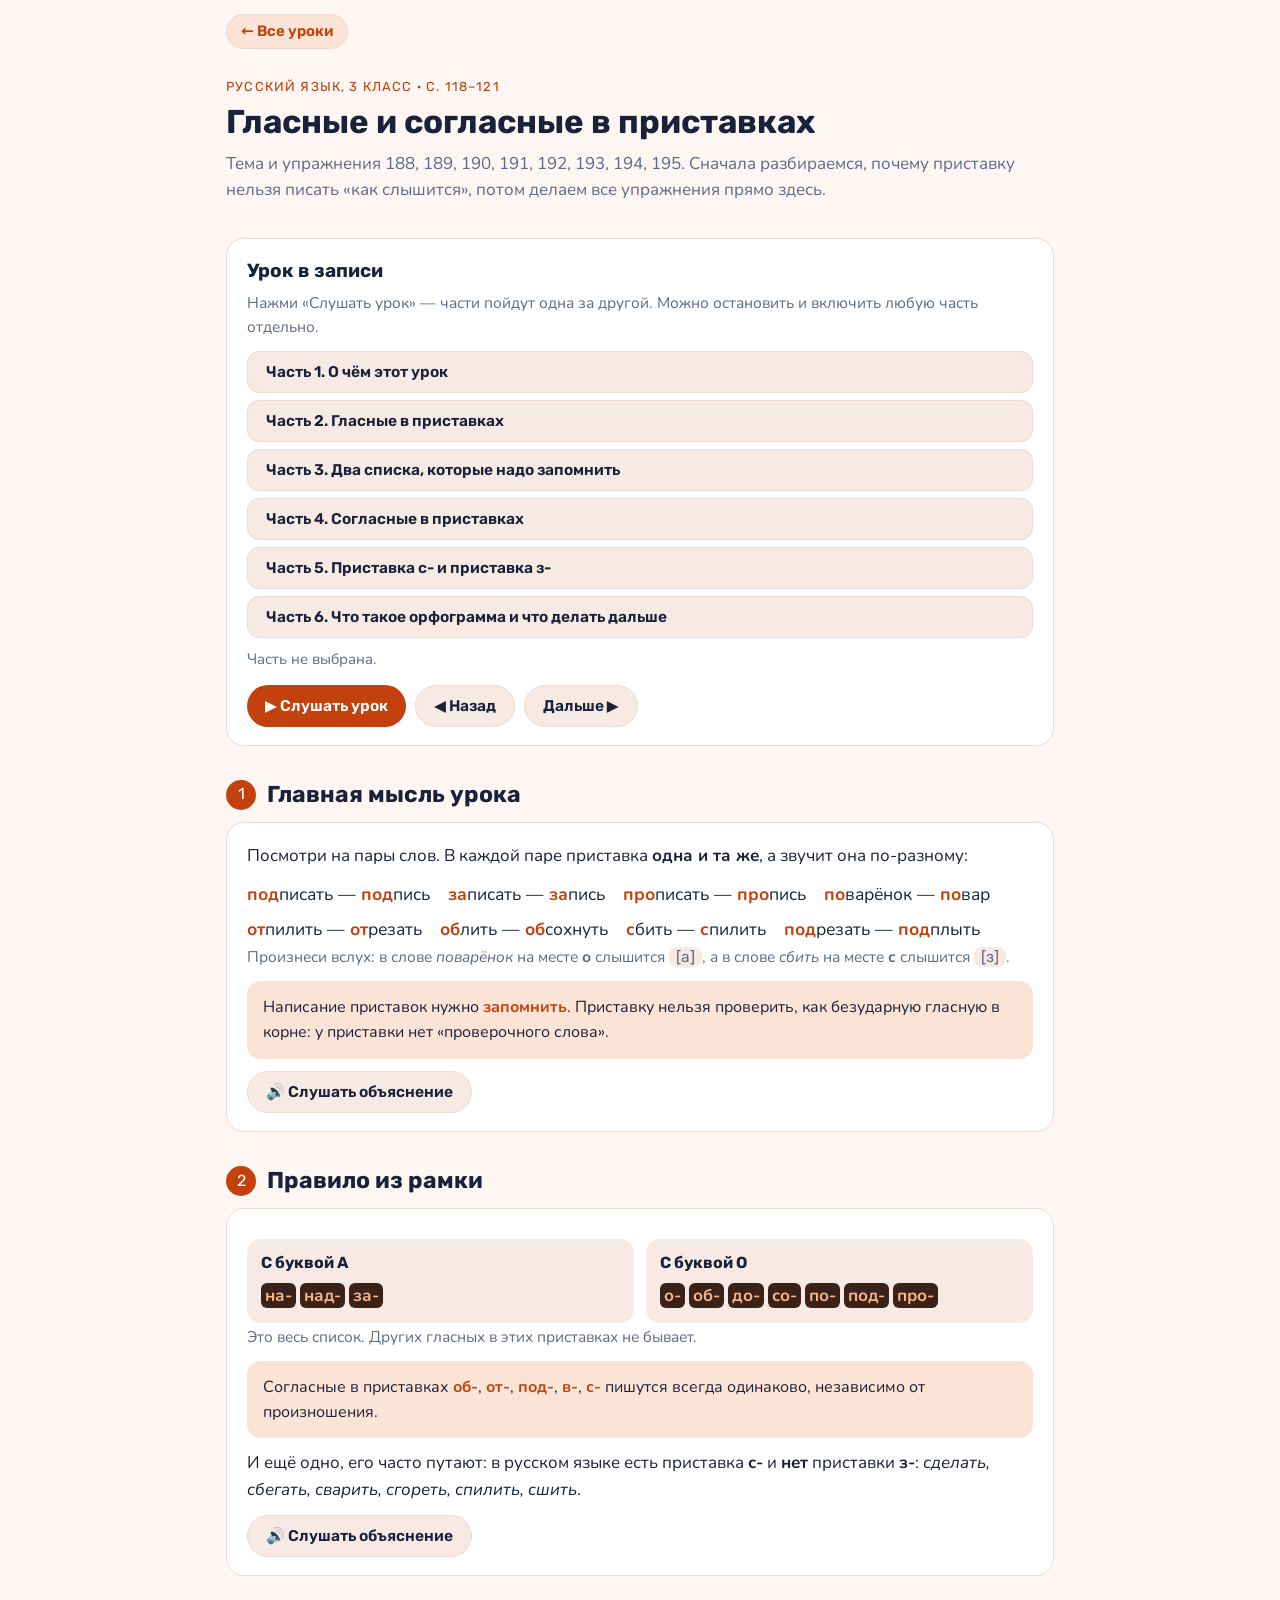
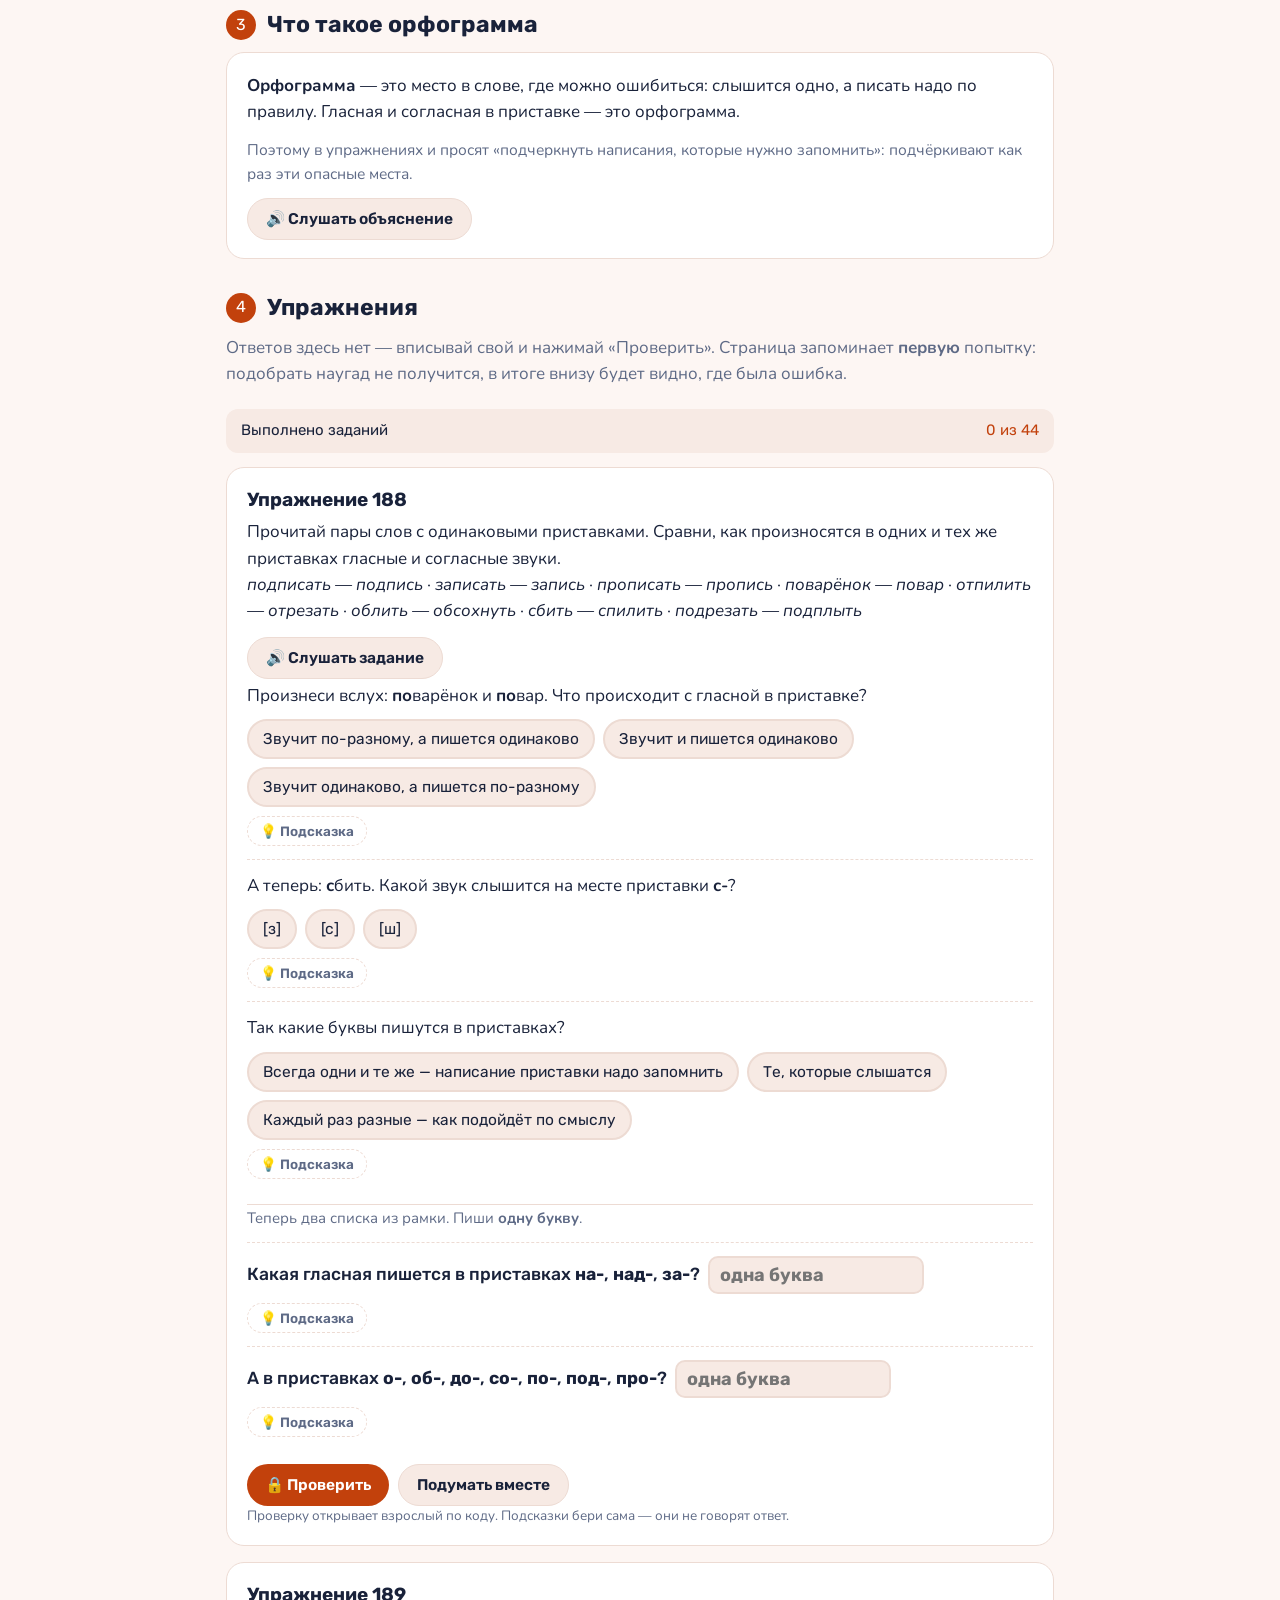
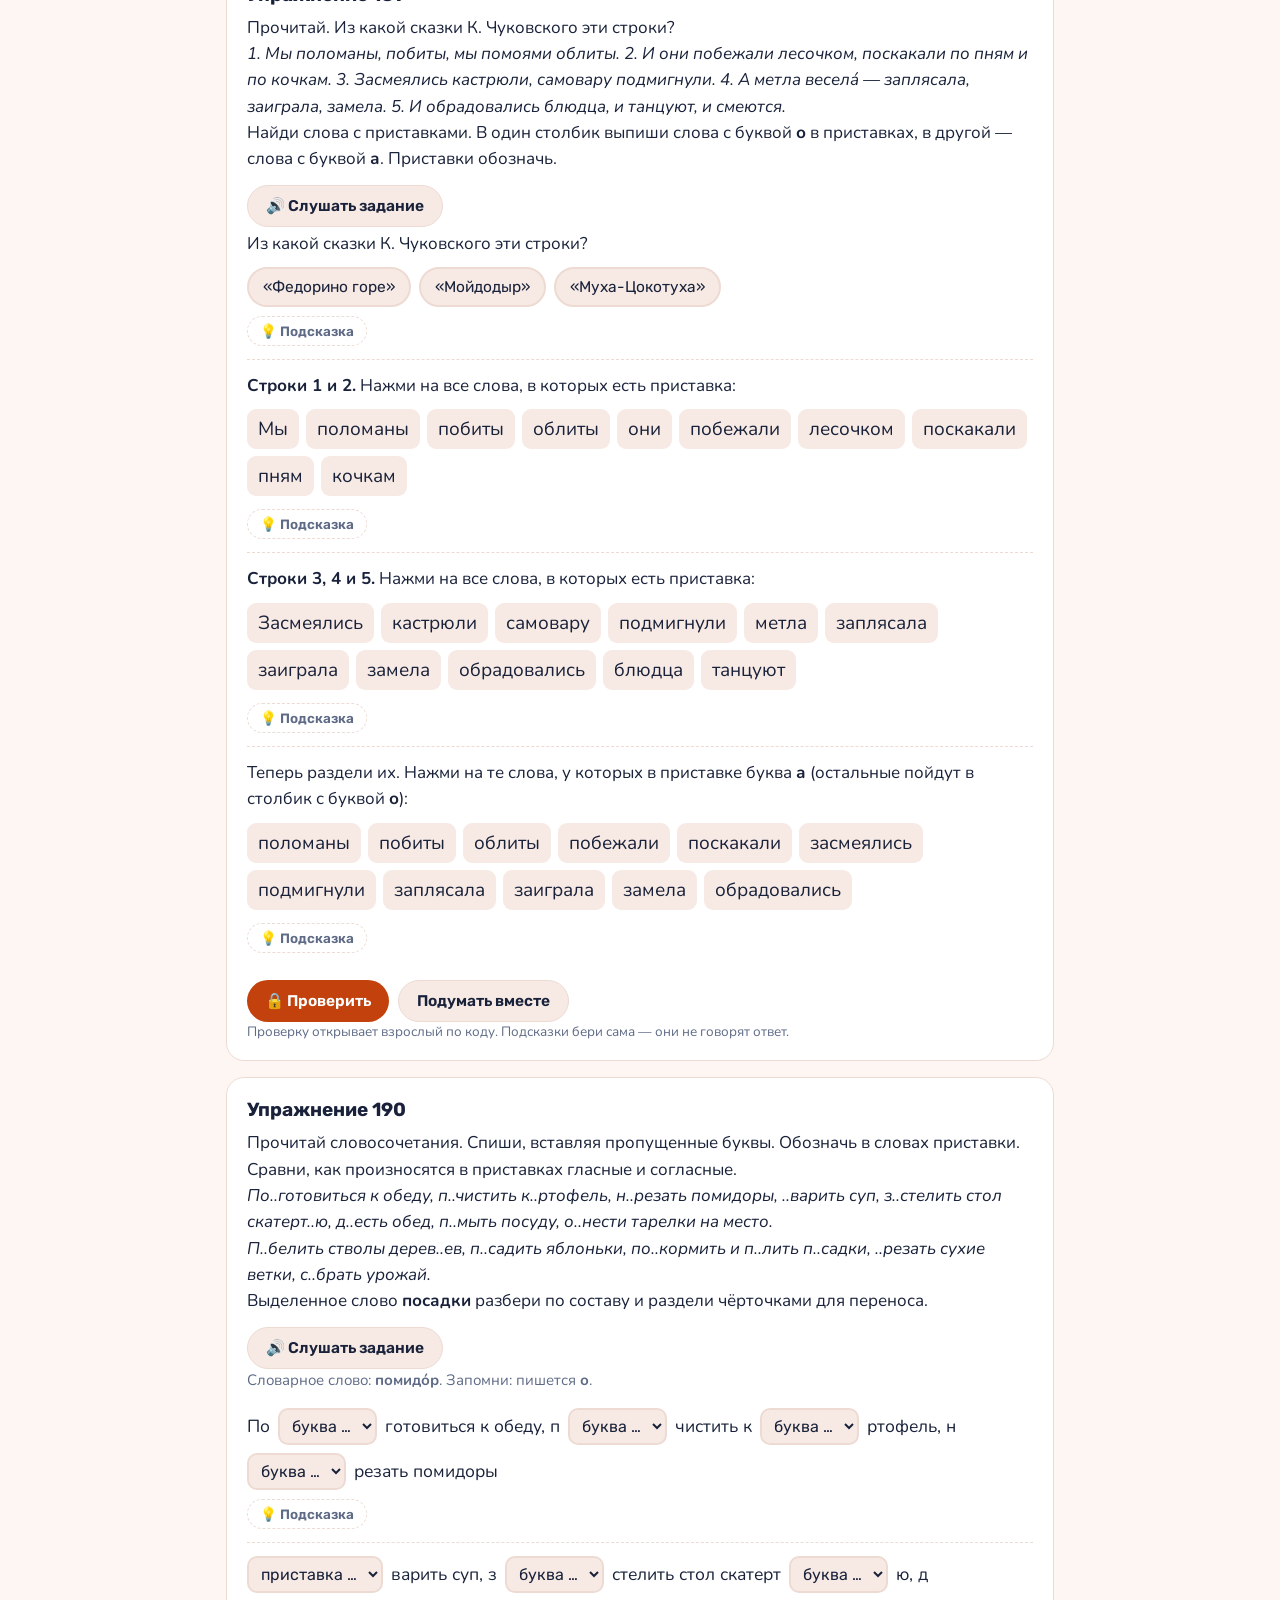
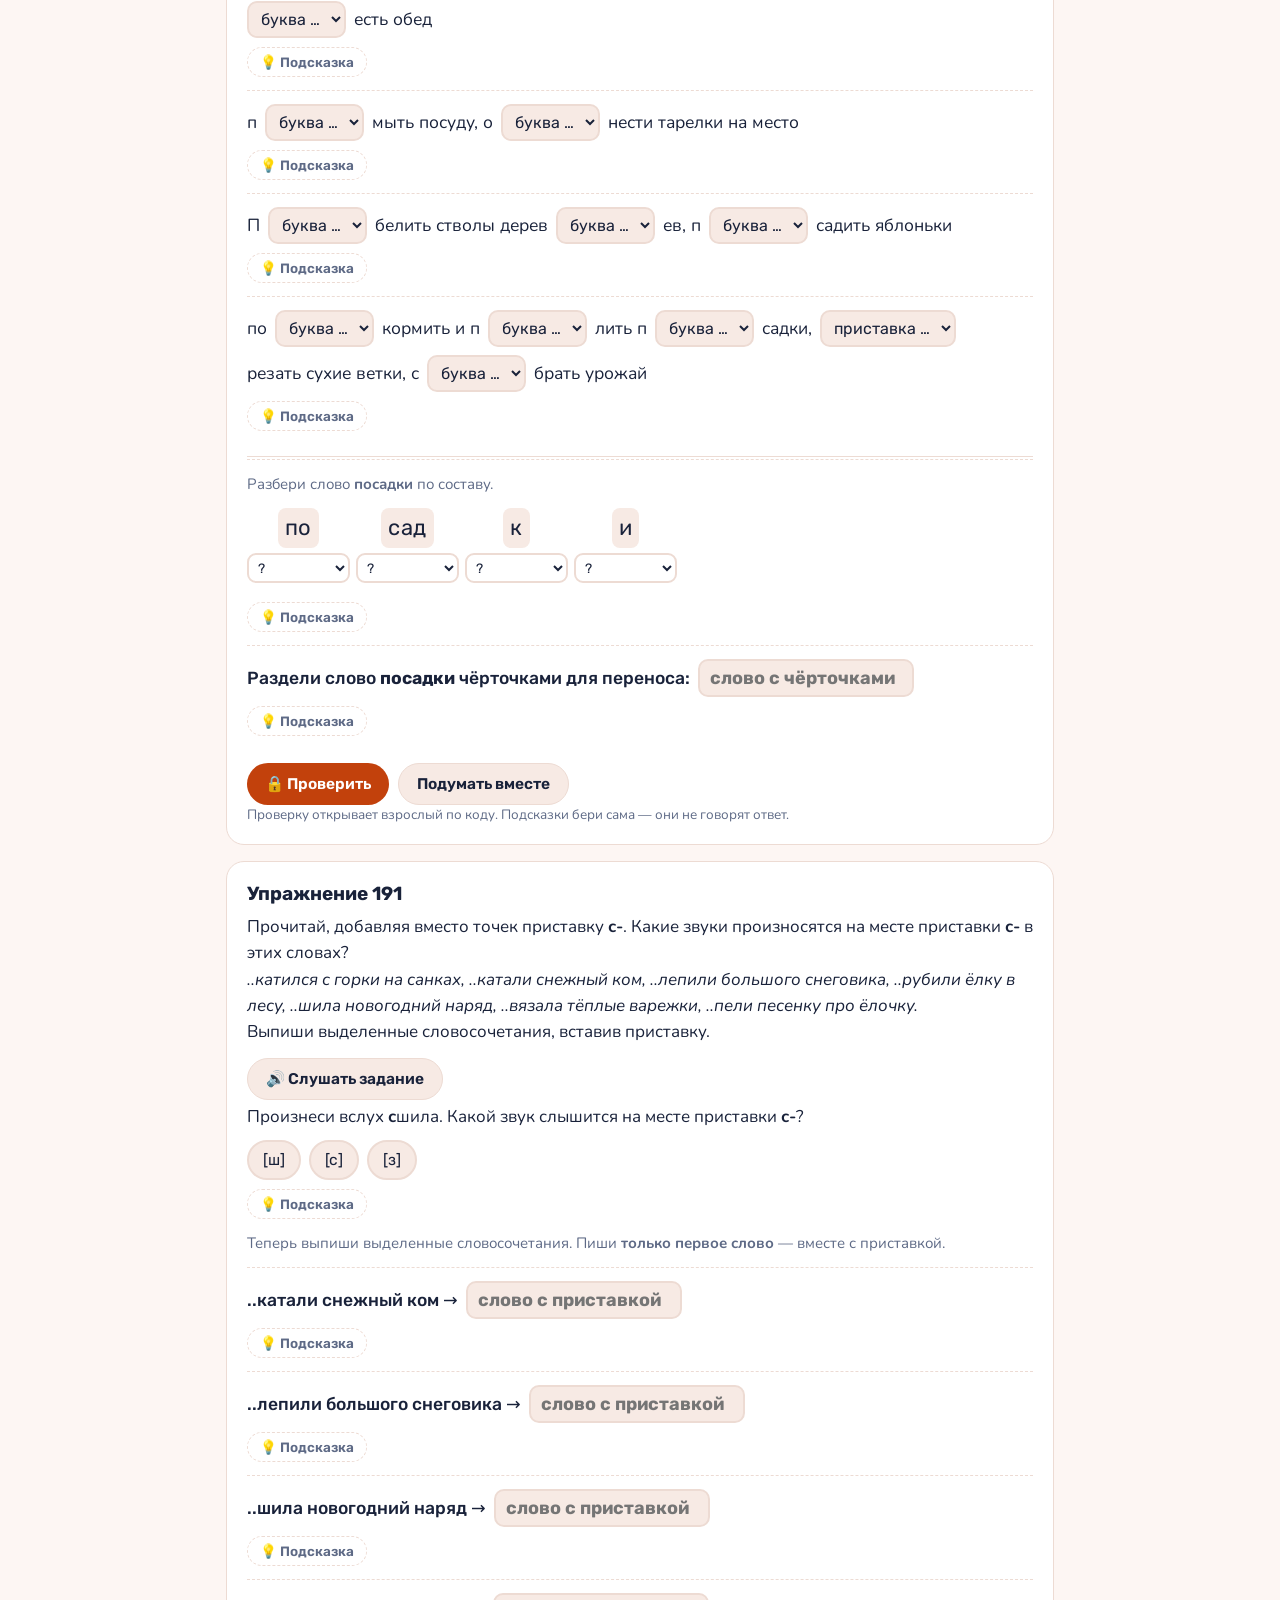
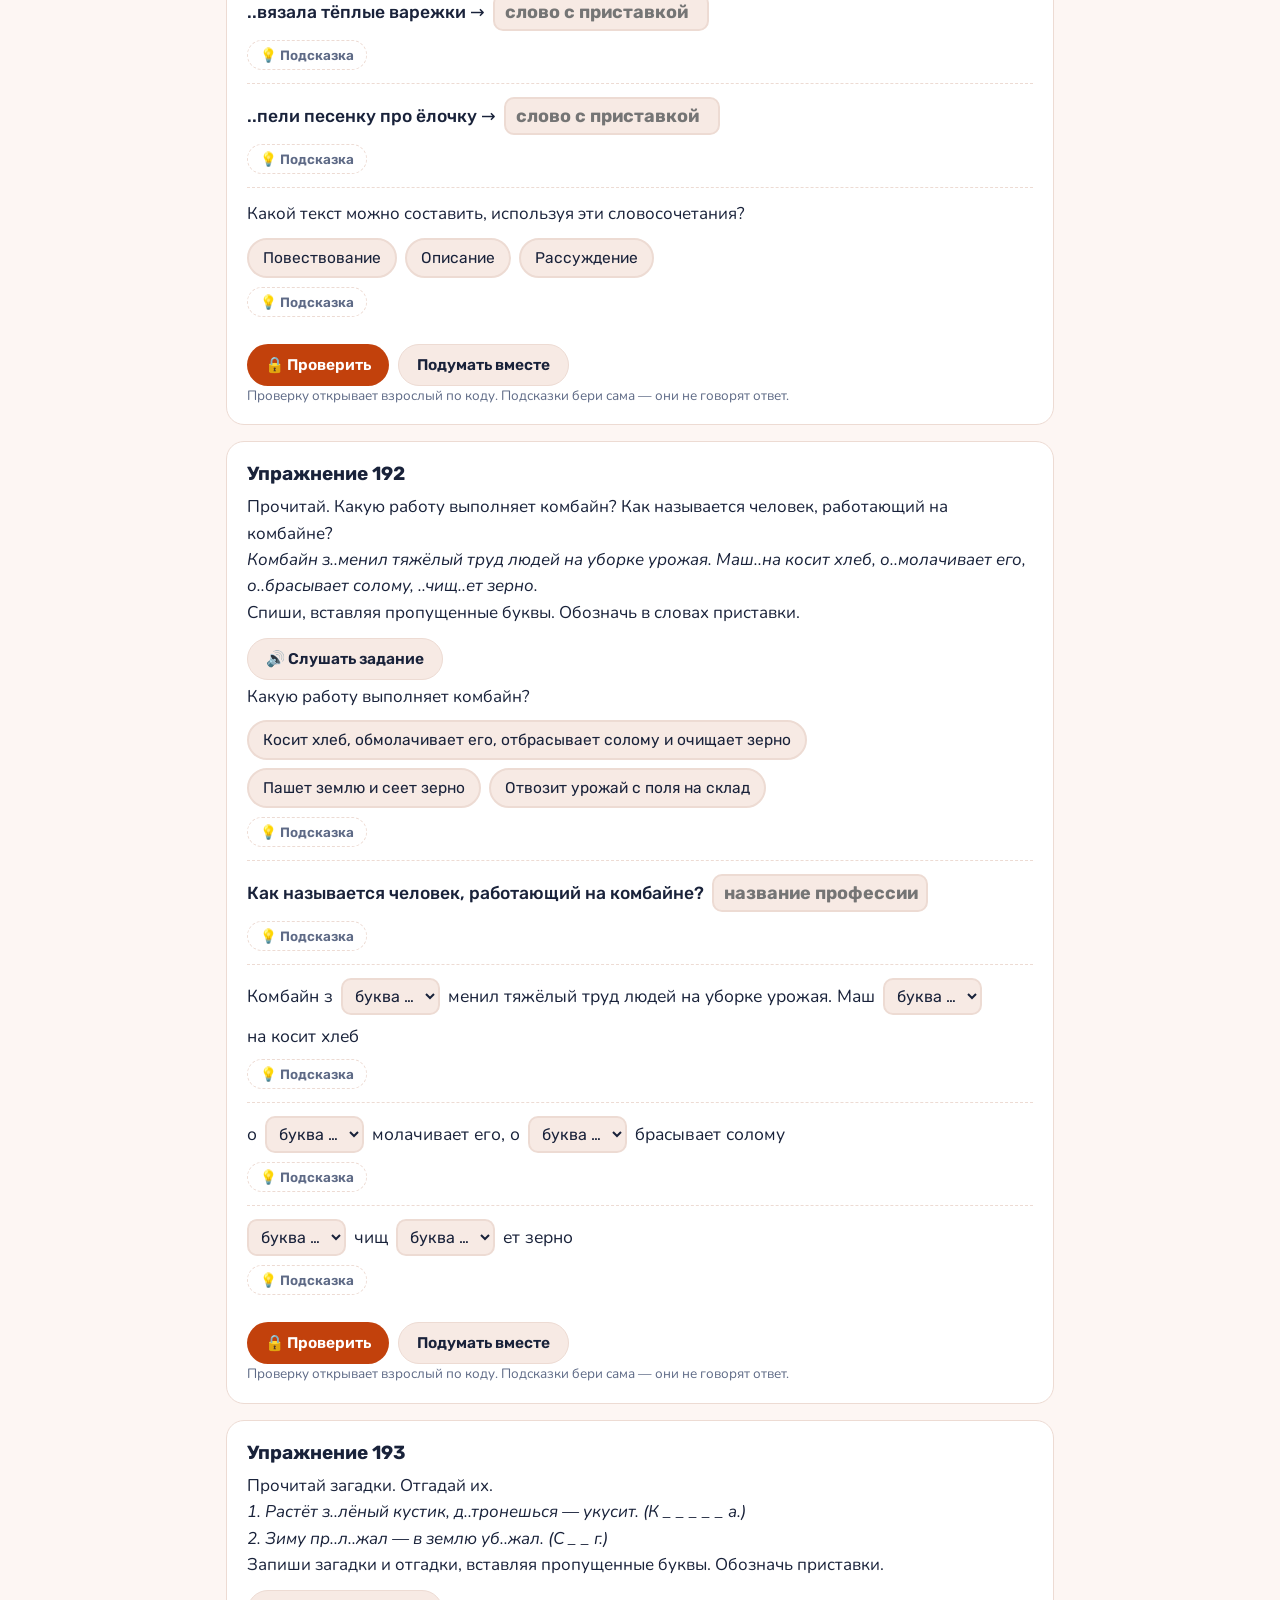
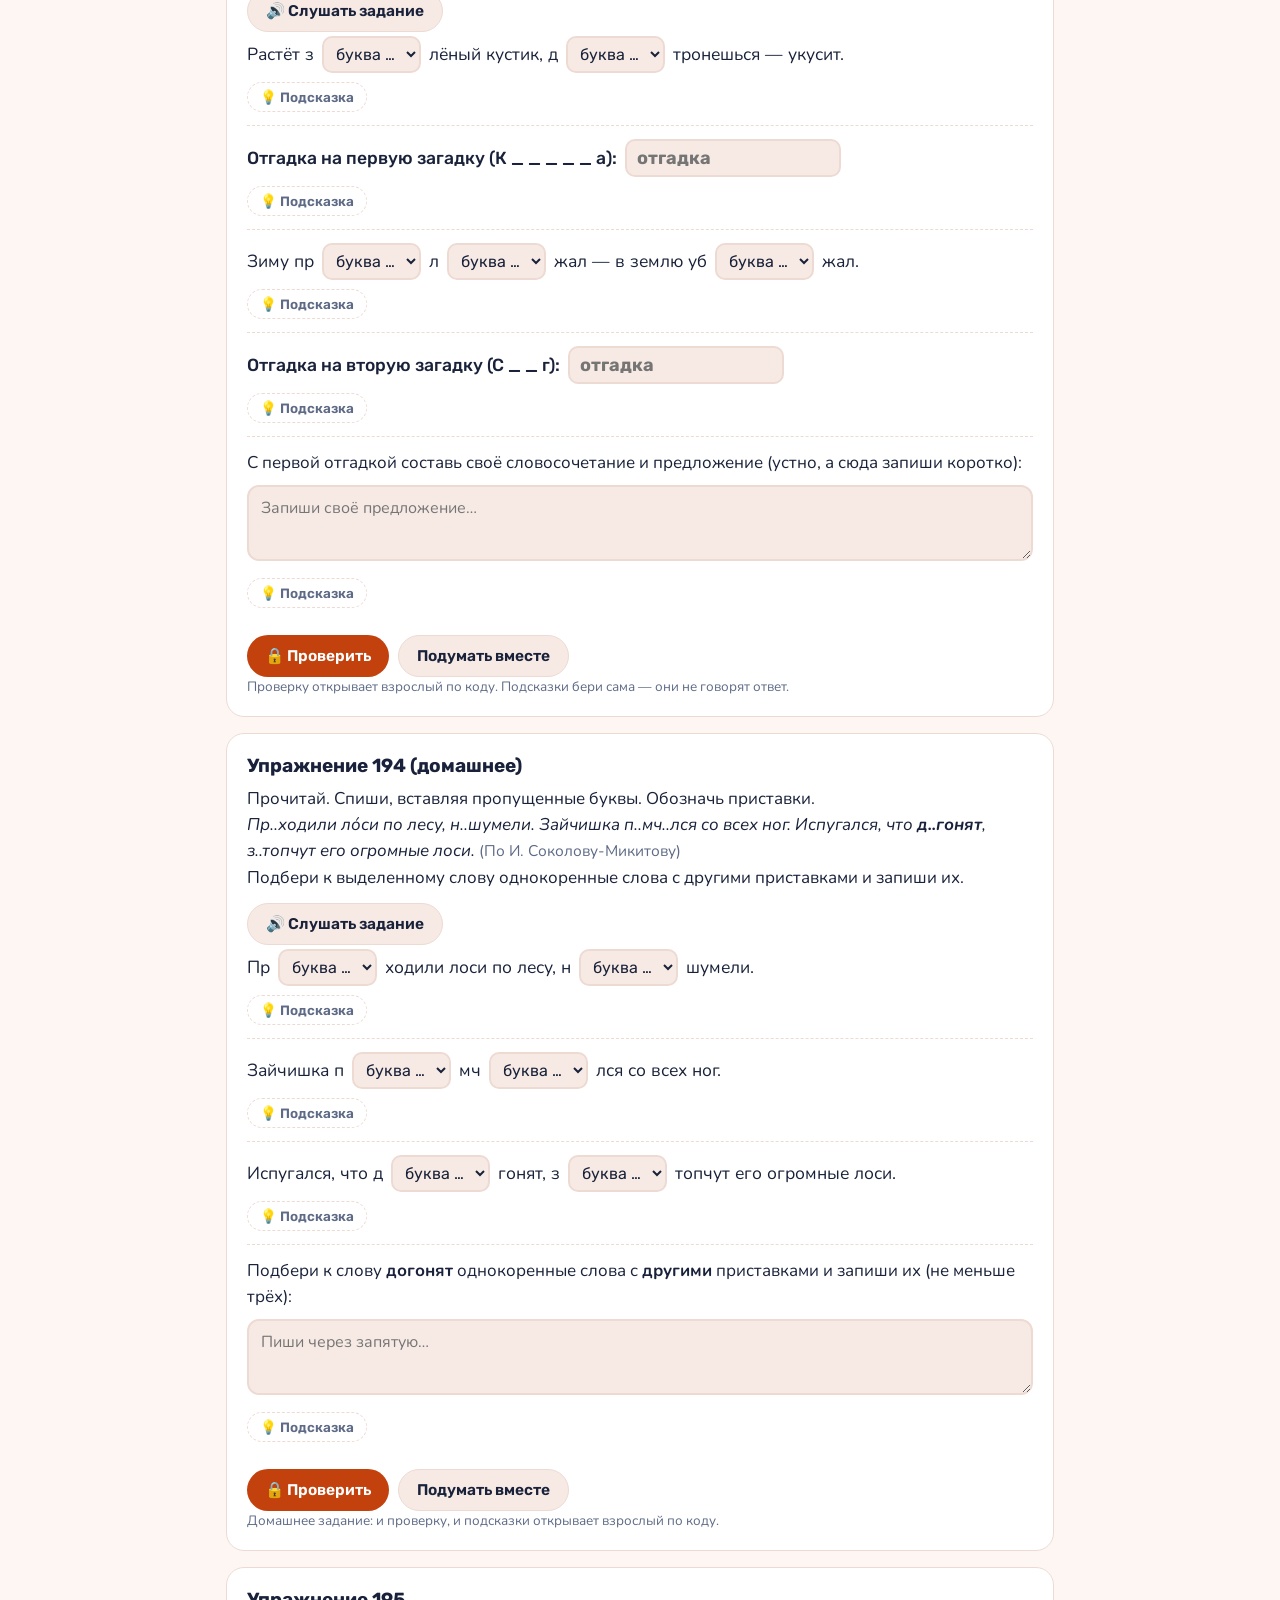
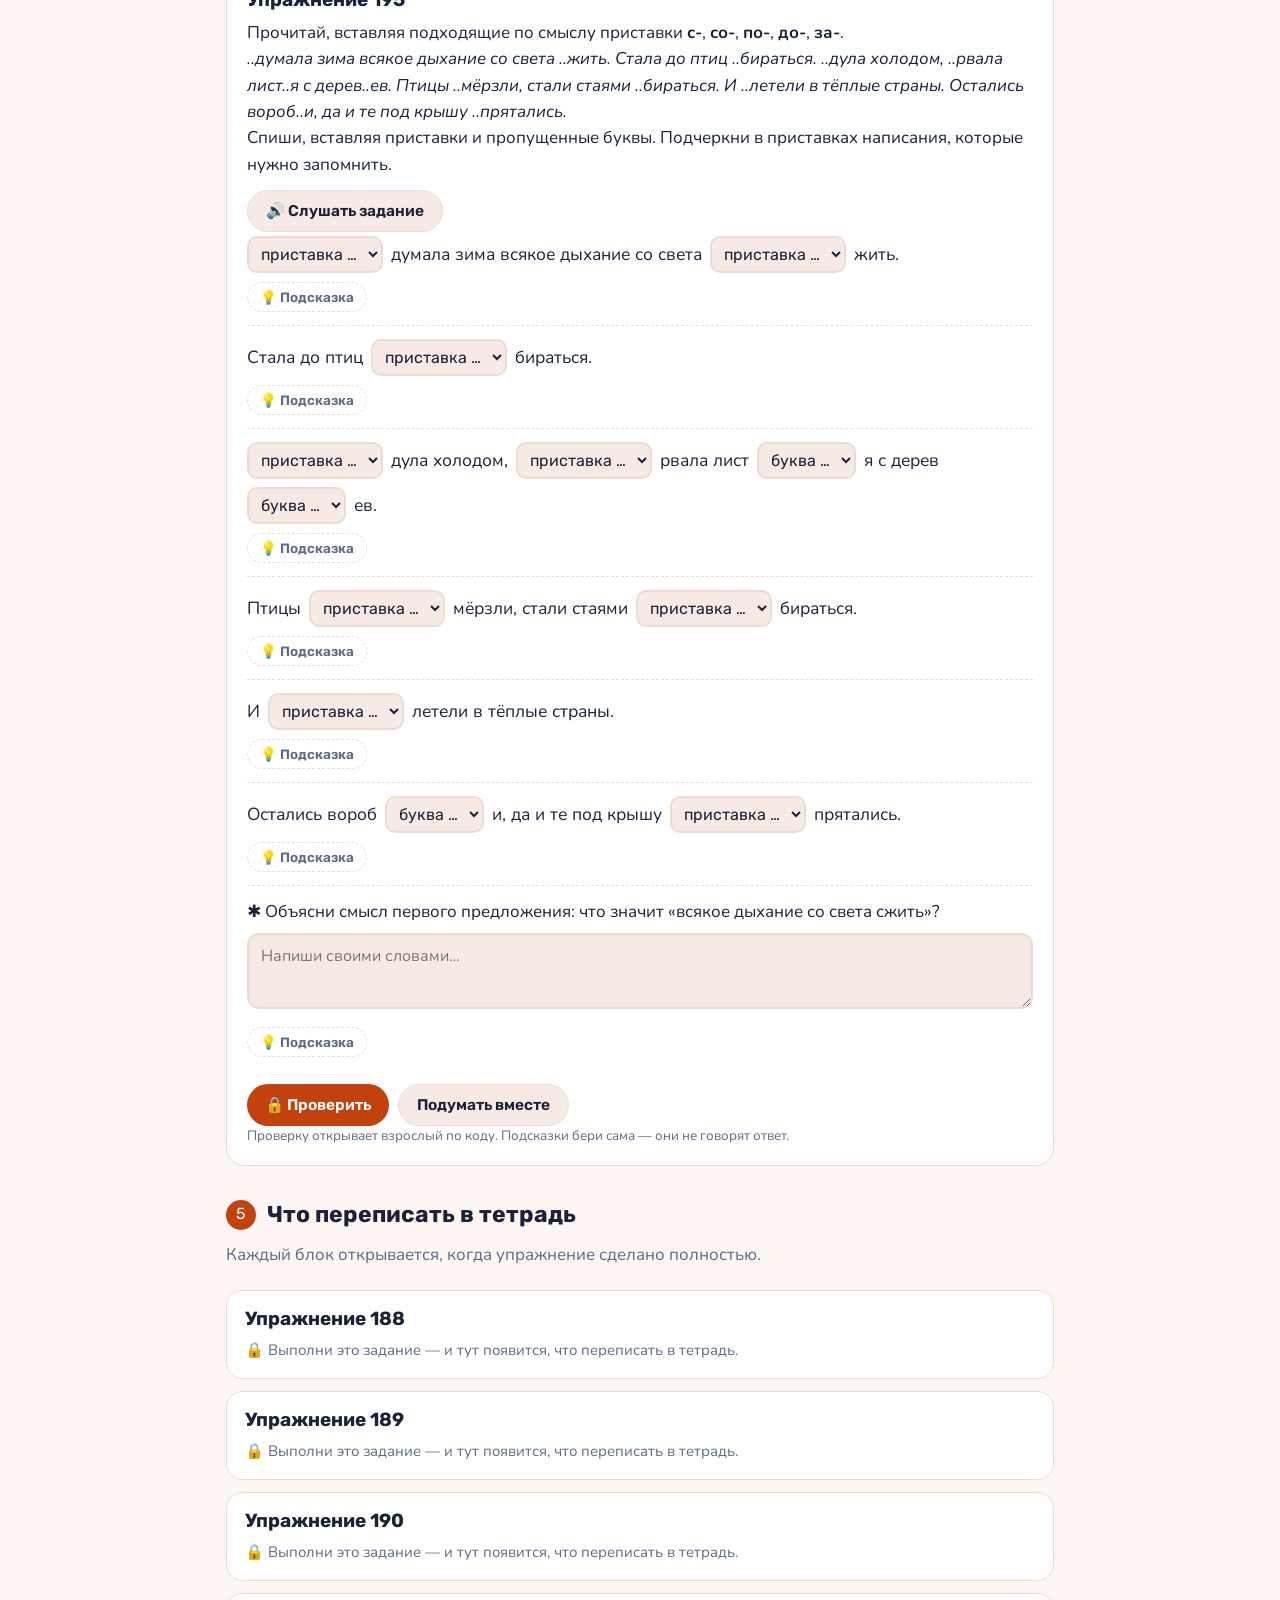
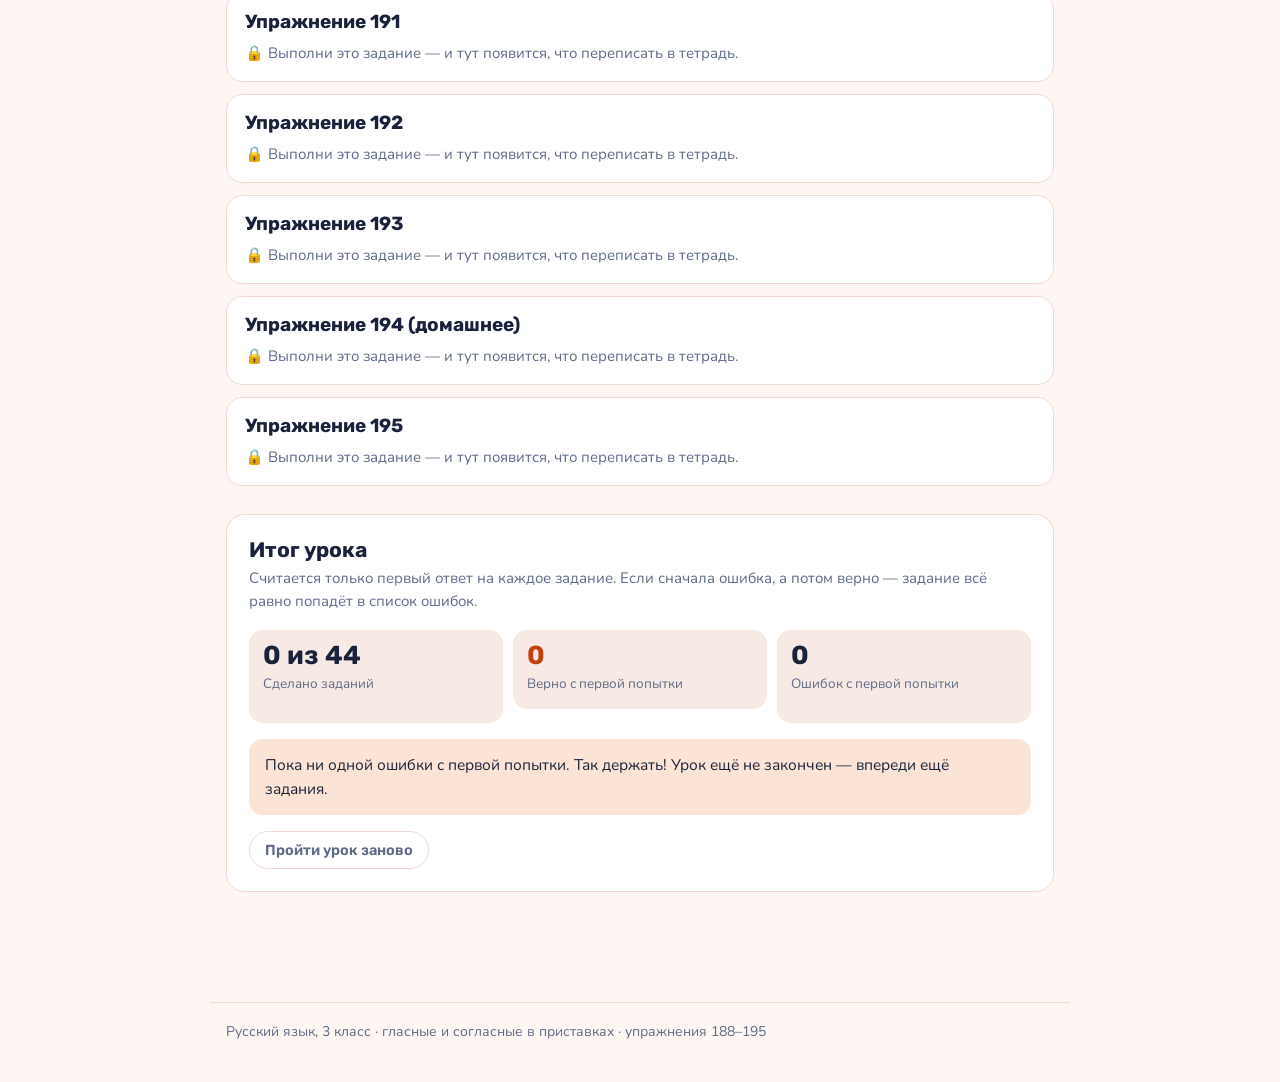
<file: russkiy-pristavki.html>
<!doctype html>
<html lang="ru">
<head>
<meta charset="utf-8">
<meta name="viewport" content="width=device-width, initial-scale=1, viewport-fit=cover">
<meta name="theme-color" content="#fdf6f3">
<meta name="robots" content="noindex, nofollow">
<title>Гласные и согласные в приставках</title>
<link rel="stylesheet" href="https://fonts.googleapis.com/css2?family=Nunito:wght@400;600;700;800&family=Rubik:wght@500;600;700&display=swap">
<link rel="stylesheet" href="assets/lesson.css?v=16">
<link rel="stylesheet" href="assets/uroki.css?v=16">
<style>
:root{ --bg:#fdf6f3; --surface-2:#f7eae4; --line:#eddbd3; --accent:#c2410c; --accent-soft:#fbe3d5; }
@media (prefers-color-scheme:dark){ :root:not([data-theme="light"]){ --bg:#15110f; --surface:#1f1a17; --surface-2:#2a221e; --line:#3a2f29; --accent:#f08a52; --accent-soft:#3a2219; } }
:root[data-theme="dark"]{ --bg:#15110f; --surface:#1f1a17; --surface-2:#2a221e; --line:#3a2f29; --accent:#f08a52; --accent-soft:#3a2219; }
.pcols{display:flex;gap:12px;flex-wrap:wrap;margin:10px 0 2px}
.pcol{flex:1 1 200px;background:var(--surface-2);border-radius:14px;padding:12px 14px}
.pcol h4{margin:0 0 6px;font-family:var(--font-head);font-size:16px}
.pcol p{margin:0;font-size:17px;line-height:1.7}
.pcol b{background:#fbe3d5;color:#9a3412;border-radius:6px;padding:1px 4px}
:root[data-theme="dark"] .pcol b,
:root:not([data-theme="light"]) .pcol b{background:#3a2219;color:#f8b48a}
.pairs{display:flex;flex-wrap:wrap;gap:8px 18px;margin:8px 0 2px;font-size:17.5px}
.pairs span{white-space:nowrap}
.pairs u{text-decoration:none;font-weight:700;color:var(--accent)}
.snd{font-family:var(--font-head);background:var(--surface-2);border-radius:8px;padding:1px 7px}
</style>
<script src="assets/uroki.js?v=16"></script>
<script src="assets/lesson.js?v=16"></script>
</head>
<body>
<div class="homebar"><a href="./">← Все уроки</a></div>
<div class="wrap">

  <p class="kicker">Русский язык, 3 класс · с. 118–121</p>
  <h1>Гласные и согласные в приставках</h1>
  <p class="lead">Тема и упражнения 188, 189, 190, 191, 192, 193, 194, 195. Сначала разбираемся, почему приставку нельзя писать «как слышится», потом делаем все упражнения прямо здесь.</p>

  <section class="sec">
    <div class="card">
      <h3>Урок в записи</h3>
      <p class="capt">Нажми «Слушать урок» — части пойдут одна за другой. Можно остановить и включить любую часть отдельно.</p>
      <div id="audio"></div>
    </div>
  </section>

  <section class="sec">
    <div class="sec-head"><span class="num-badge">1</span><h2>Главная мысль урока</h2></div>
    <div class="card">
      <p>Посмотри на пары слов. В каждой паре приставка <b>одна и та же</b>, а звучит она по-разному:</p>
      <div class="pairs">
        <span><u>под</u>писать — <u>под</u>пись</span>
        <span><u>за</u>писать — <u>за</u>пись</span>
        <span><u>про</u>писать — <u>про</u>пись</span>
        <span><u>по</u>варёнок — <u>по</u>вар</span>
        <span><u>от</u>пилить — <u>от</u>резать</span>
        <span><u>об</u>лить — <u>об</u>сохнуть</span>
        <span><u>с</u>бить — <u>с</u>пилить</span>
        <span><u>под</u>резать — <u>под</u>плыть</span>
      </div>
      <p class="capt">Произнеси вслух: в слове <i>поварёнок</i> на месте <b>о</b> слышится <span class="snd">[а]</span>, а в слове <i>сбить</i> на месте <b>с</b> слышится <span class="snd">[з]</span>.</p>
      <p class="rule">Написание приставок нужно <b>запомнить</b>. Приставку нельзя проверить, как безударную гласную в корне: у приставки нет «проверочного слова».</p>
      <button class="b ghost saybtn" type="button" data-say="Главная мысль урока такая. Приставка — это часть слова. И она всегда пишется одинаково, как бы она ни звучала. Произнеси: поварёнок. Слышишь, вместо о слышится а. А пишем всё равно о. Произнеси: сбить. Слышится з, а пишем с. Поэтому приставку нельзя проверить, как безударную гласную в корне. У приставки нет проверочного слова. Её написание надо просто запомнить.">🔊 Слушать объяснение</button>
    </div>
  </section>

  <section class="sec">
    <div class="sec-head"><span class="num-badge">2</span><h2>Правило из рамки</h2></div>
    <div class="card">
      <div class="pcols">
        <div class="pcol">
          <h4>С буквой А</h4>
          <p><b>на-</b> <b>над-</b> <b>за-</b></p>
        </div>
        <div class="pcol">
          <h4>С буквой О</h4>
          <p><b>о-</b> <b>об-</b> <b>до-</b> <b>со-</b> <b>по-</b> <b>под-</b> <b>про-</b></p>
        </div>
      </div>
      <p class="capt">Это весь список. Других гласных в этих приставках не бывает.</p>
      <p class="rule">Согласные в приставках <b>об-</b>, <b>от-</b>, <b>под-</b>, <b>в-</b>, <b>с-</b> пишутся всегда одинаково, независимо от произношения.</p>
      <p>И ещё одно, его часто путают: в русском языке есть приставка <b>с-</b> и <b>нет</b> приставки <b>з-</b>: <i>сделать, сбегать, сварить, сгореть, спилить, сшить</i>.</p>
      <button class="b ghost saybtn" type="button" data-say="Запомни два списка. С буквой а пишутся приставки на, над, за. С буквой о пишутся приставки о, об, до, со, по, под, про. Это весь список, других гласных в этих приставках не бывает. Теперь про согласные. В приставках об, от, под, в, с согласная пишется всегда одинаково, как бы она ни произносилась. И самое важное: в русском языке есть приставка с, и нет приставки з. Сделать, сбегать, сварить, сгореть, спилить, сшить — везде пишем с.">🔊 Слушать объяснение</button>
    </div>
  </section>

  <section class="sec">
    <div class="sec-head"><span class="num-badge">3</span><h2>Что такое орфограмма</h2></div>
    <div class="card">
      <p><b>Орфограмма</b> — это место в слове, где можно ошибиться: слышится одно, а писать надо по правилу. Гласная и согласная в приставке — это орфограмма.</p>
      <p class="capt">Поэтому в упражнениях и просят «подчеркнуть написания, которые нужно запомнить»: подчёркивают как раз эти опасные места.</p>
      <button class="b ghost saybtn" type="button" data-say="Новое слово урока — орфограмма. Орфограмма это такое место в слове, где можно ошибиться. Слышится одно, а писать надо по правилу. Гласная в приставке и согласная в приставке — это орфограммы. Поэтому в упражнении и просят подчеркнуть написания, которые нужно запомнить. Подчёркивают как раз эти опасные места.">🔊 Слушать объяснение</button>
    </div>
  </section>

  <section class="sec">
    <div class="sec-head"><span class="num-badge">4</span><h2>Упражнения</h2></div>
    <p class="lead">Ответов здесь нет — вписывай свой и нажимай «Проверить». Страница запоминает <b>первую</b> попытку: подобрать наугад не получится, в итоге внизу будет видно, где была ошибка.</p>
    <div class="progress"><span>Выполнено заданий</span><span id="progress-n">0 из 0</span></div>
    <div id="ex"></div>
  </section>

  <section class="sec">
    <div class="sec-head"><span class="num-badge">5</span><h2>Что переписать в тетрадь</h2></div>
    <p class="lead">Каждый блок открывается, когда упражнение сделано полностью.</p>
    <div id="clean"></div>
  </section>

  <div id="uroki-result"></div>
</div>
<footer>Русский язык, 3 класс · гласные и согласные в приставках · упражнения 188–195</footer>

<script>
(function(){
'use strict';
Lesson.start({id:'rus-pristavki', title:'Гласные и согласные в приставках', subject:'Русский язык', lang:'ru'});

Lesson.audio([
 {t:'О чём этот урок', s:'Тема урока — гласные и согласные в приставках. Ты уже умеешь находить приставку: это часть слова перед корнем. А сегодня научимся правильно её писать. И сразу главная трудность: приставка часто пишется не так, как слышится.'},
 {t:'Гласные в приставках', s:'Произнеси слово поварёнок. На месте буквы о в приставке слышится а. Произнеси повар. Теперь о слышно чётко, потому что оно под ударением. Но пишем мы одинаково: по. Вот в этом и фокус. Приставку нельзя проверить ударением, как корень. Проверочных слов для приставки не бывает. Её написание надо запомнить.'},
 {t:'Два списка, которые надо запомнить', s:'Запоминаем так. С буквой а пишутся только три приставки: на, над, за. Повтори: на, над, за. А с буквой о пишутся: о, об, до, со, по, под, про. Повтори: о, об, до, со, по, под, про. Других гласных в этих приставках нет.'},
 {t:'Согласные в приставках', s:'Теперь про согласные. Произнеси слово сбить. Слышится зб. А пишется с. Произнеси отрезать. Слышится ат. А пишется от. Произнеси подписать. Слышится пот. А пишется под. Правило такое: согласные в приставках об, от, под, в, с пишутся всегда одинаково, как бы они ни произносились.'},
 {t:'Приставка с- и приставка з-', s:'И самая частая ошибка. Запомни: в русском языке есть приставка с и нет приставки з. Сделать, сбегать, сварить, сгореть, спилить, сшить — везде пишем с. Если слышишь в начале слова з перед звонким согласным — почти наверняка это приставка с. Проверь себя: закрой первую букву рукой. Если осталось знакомое слово — делать, бегать, варить, — значит это приставка, и она с.'},
 {t:'Что такое орфограмма и что делать дальше', s:'Ещё одно новое слово — орфограмма. Это место в слове, где можно ошибиться: слышится одно, а писать надо по правилу. Гласная и согласная в приставке — это орфограммы. Теперь переходи к упражнениям. Их восемь: сто восемьдесят восемь, сто восемьдесят девять, сто девяносто, сто девяносто один, сто девяносто два, сто девяносто три, сто девяносто четыре и сто девяносто пять. Делай по порядку, ничего не пропускай. Упражнение сто девяносто четыре — домашнее.'}
]);

var ASK_VOW='Сначала закрой приставку рукой — проверь, что под ней осталось знакомое слово. Потом вспомни правило: гласную в приставке не проверяют ударением, её берут из списка. Загляни в рамку выше: в каком из двух списков стоит эта приставка?';
var ASK_CON='Не доверяй слуху: перед звонким или глухим звуком согласная в приставке звучит не так, как пишется. Вспомни правило: в приставках об-, от-, под-, в-, с- согласная всегда одна и та же. Подбери слово с этой же приставкой, где за ней идёт гласная, — там будет слышно.';
var ASK_S='Вспомни самое короткое правило урока: одной из этих приставок в русском языке вообще не существует. Закрой первую букву — если осталось знакомое слово, значит это приставка, и вариант у тебя только один.';
var ASK_FIND='Иди по словам подряд и у каждого закрывай начало рукой. Если без начала остаётся знакомое слово — значит это приставка. Если слово рассыпается — приставки нет. Не путай с предлогом: предлог пишется отдельно, перед словом-предметом.';

/* ================= 188 ================= */
var e188=Lesson.ex('188','Упражнение 188','Прочитай пары слов с одинаковыми приставками. Сравни, как произносятся в одних и тех же приставках гласные и согласные звуки.<br><i>подписать — подпись · записать — запись · прописать — пропись · поварёнок — повар · отпилить — отрезать · облить — обсохнуть · сбить — спилить · подрезать — подплыть</i>',
 'Упражнение сто восемьдесят восемь. Прочитай пары слов с одинаковыми приставками. Подписать — подпись. Записать — запись. Прописать — пропись. Поварёнок — повар. Отпилить — отрезать. Облить — обсохнуть. Сбить — спилить. Подрезать — подплыть. Произнеси каждую пару вслух и послушай, одинаково ли звучит приставка. А потом ответь на вопрос из учебника: какие буквы гласных и согласных звуков пишутся в приставках?');
Lesson.choice(e188,{q:'Произнеси вслух: <b>по</b>варёнок и <b>по</b>вар. Что происходит с гласной в приставке?',
 opts:['Звучит по-разному, а пишется одинаково','Звучит и пишется одинаково','Звучит одинаково, а пишется по-разному'], a:0,
 help:{ask:'Скажи оба слова медленно и послушай только первый слог. В одном слове он под ударением, в другом — нет. А теперь посмотри, как они записаны в учебнике.'},
 why:'В <i>поварёнок</i> гласная безударная и слышится как [а], в <i>повар</i> — под ударением. Пишется в обоих случаях <b>о</b>.',
 no:{1:'Послушай ещё раз: под ударением и без ударения гласная звучит не одинаково.',2:'Наоборот: написание как раз одинаковое.'}});
Lesson.choice(e188,{q:'А теперь: <b>с</b>бить. Какой звук слышится на месте приставки <b>с-</b>?',
 opts:['[з]','[с]','[ш]'], a:0,
 help:{ask:'Произнеси слово целиком, не по буквам, и прислушайся к самому первому звуку. Звонкий он или глухой? Подумай, почему он таким стал — какой звук идёт сразу за ним.'},
 why:'Перед звонким [б] приставка звучит как [з], но пишется всё равно <b>с</b>.',
 no:{1:'Прислушайся: перед звонким [б] звук тоже становится звонким.',2:'[ш] слышится в другом слове — <i>сшить</i>.'}});
Lesson.choice(e188,{q:'Так какие буквы пишутся в приставках?',
 opts:['Всегда одни и те же — написание приставки надо запомнить','Те, которые слышатся','Каждый раз разные — как подойдёт по смыслу'], a:0,
 help:{ask:'Сравни два факта: звучит по-разному, а записано в учебнике одинаково. Какой вывод отсюда следует — писать по слуху или по памяти?'},
 why:'Написание приставок надо запомнить: проверочных слов у приставки нет.',
 no:{1:'Если писать как слышится, получится «павар» и «збить».',2:'Смысл тут ни при чём — приставка пишется всегда одинаково.'}});
Lesson.hr(e188);
Lesson.note(e188,'Теперь два списка из рамки. Пиши <b>одну букву</b>.');
Lesson.text(e188,{q:'Какая гласная пишется в приставках <b>на-</b>, <b>над-</b>, <b>за-</b>?', a:['а'], size:'wide', ph:'одна буква',
 help:{ask:'Посмотри на сами приставки — они записаны прямо в вопросе. Буква, которая в них уже стоит, и есть ответ: именно её и надо запомнить.'},
 why:'Приставки <b>на-</b>, <b>над-</b>, <b>за-</b> пишутся с буквой <b>а</b>.'});
Lesson.text(e188,{q:'А в приставках <b>о-</b>, <b>об-</b>, <b>до-</b>, <b>со-</b>, <b>по-</b>, <b>под-</b>, <b>про-</b>?', a:['о'], size:'wide', ph:'одна буква',
 help:{ask:'И здесь ответ видно в самом вопросе: во всех семи приставках стоит одна и та же гласная.'},
 why:'Все эти приставки пишутся с буквой <b>о</b>.'});
Lesson.btns(e188);
Lesson.clean('188','Упражнение 188',[
 'В одной и той же приставке звуки произносятся по-разному, а буквы пишутся всегда одинаково.',
 'Приставки <b>на-</b>, <b>над-</b>, <b>за-</b> пишутся с буквой <b>а</b>.',
 'Приставки <b>о-</b>, <b>об-</b>, <b>до-</b>, <b>со-</b>, <b>по-</b>, <b>под-</b>, <b>про-</b> пишутся с буквой <b>о</b>.',
 'Согласные в приставках <b>об-</b>, <b>от-</b>, <b>под-</b>, <b>в-</b>, <b>с-</b> пишутся всегда одинаково, независимо от произношения.']);

/* ================= 189 ================= */
var e189=Lesson.ex('189','Упражнение 189','Прочитай. Из какой сказки К. Чуковского эти строки?<br><i>1. Мы поломаны, побиты, мы помоями облиты. 2. И они побежали лесочком, поскакали по пням и по кочкам. 3. Засмеялись кастрюли, самовару подмигнули. 4. А метла весела́ — заплясала, заиграла, замела. 5. И обрадовались блюдца, и танцуют, и смеются.</i><br>Найди слова с приставками. В один столбик выпиши слова с буквой <b>о</b> в приставках, в другой — слова с буквой <b>а</b>. Приставки обозначь.',
 'Упражнение сто восемьдесят девять. Прочитай строки. Мы поломаны, побиты, мы помоями облиты. И они побежали лесочком, поскакали по пням и по кочкам. Засмеялись кастрюли, самовару подмигнули. А метла весела — заплясала, заиграла, замела. И обрадовались блюдца, и танцуют, и смеются. Вспомни, из какой сказки Чуковского эти строки, и кратко перескажи её. Потом найди все слова с приставками и раздели их на два столбика: в один те, где в приставке буква о, в другой те, где буква а. Осторожно: по пням и по кочкам — это предлоги, они пишутся отдельно, приставками они не являются.');
Lesson.choice(e189,{q:'Из какой сказки К. Чуковского эти строки?',
 opts:['«Федорино горе»','«Мойдодыр»','«Муха-Цокотуха»'], a:0,
 help:{ask:'Посмотри, кто здесь действует: кастрюли, блюдца, самовар, метла. От кого в сказке Чуковского убегала вся посуда и к кому потом вернулась?'},
 why:'Это «Федорино горе»: посуда убежала от неряхи Федоры, а в конце вернулась, и всё помирилось.',
 no:{1:'В «Мойдодыре» убегают вещи от грязного мальчика, а здесь — посуда.',2:'В «Мухе-Цокотухе» действуют насекомые.'}});
Lesson.pickWords(e189,{q:'<b>Строки 1 и 2.</b> Нажми на все слова, в которых есть приставка:',
 words:[{w:'Мы',on:false,why:'Это местоимение, приставки нет.'},
        {w:'поломаны',on:true,why:'Закрой <i>по-</i> — останется <i>ломаны</i>.'},
        {w:'побиты',on:true,why:'Закрой <i>по-</i> — останется <i>биты</i>.'},
        {w:'облиты',on:true,why:'Закрой <i>об-</i> — останется <i>литы</i>.'},
        {w:'они',on:false,why:'Это местоимение, приставки нет.'},
        {w:'побежали',on:true,why:'Закрой <i>по-</i> — останется <i>бежали</i>.'},
        {w:'лесочком',on:false,why:'Приставки нет: корень <i>лес</i> и суффикс.'},
        {w:'поскакали',on:true,why:'Закрой <i>по-</i> — останется <i>скакали</i>.'},
        {w:'пням',on:false,why:'Здесь <i>по</i> — предлог, он пишется отдельно: по пням.'},
        {w:'кочкам',on:false,why:'Здесь <i>по</i> — предлог: по кочкам.'}],
 help:{ask:ASK_FIND},
 why:'Приставки есть в словах <b>по</b>ломаны, <b>по</b>биты, <b>об</b>литы, <b>по</b>бежали, <b>по</b>скакали.'});
Lesson.pickWords(e189,{q:'<b>Строки 3, 4 и 5.</b> Нажми на все слова, в которых есть приставка:',
 words:[{w:'Засмеялись',on:true,why:'Закрой <i>за-</i> — останется <i>смеялись</i>.'},
        {w:'кастрюли',on:false,why:'Приставки нет, слово целиком корень с окончанием.'},
        {w:'самовару',on:false,why:'Приставки нет: это сложное слово — сам и вар.'},
        {w:'подмигнули',on:true,why:'Закрой <i>под-</i> — останется <i>мигнули</i>.'},
        {w:'метла',on:false,why:'Приставки нет.'},
        {w:'заплясала',on:true,why:'Закрой <i>за-</i> — останется <i>плясала</i>.'},
        {w:'заиграла',on:true,why:'Закрой <i>за-</i> — останется <i>играла</i>.'},
        {w:'замела',on:true,why:'Закрой <i>за-</i> — останется <i>мела</i>.'},
        {w:'обрадовались',on:true,why:'Закрой <i>об-</i> — останется <i>радовались</i>.'},
        {w:'блюдца',on:false,why:'Приставки нет.'},
        {w:'танцуют',on:false,why:'Приставки нет.'}],
 help:{ask:ASK_FIND},
 why:'Приставки есть в словах <b>за</b>смеялись, <b>под</b>мигнули, <b>за</b>плясала, <b>за</b>играла, <b>за</b>мела, <b>об</b>радовались.'});
Lesson.pickWords(e189,{q:'Теперь раздели их. Нажми на те слова, у которых в приставке буква <b>а</b> (остальные пойдут в столбик с буквой <b>о</b>):',
 words:[{w:'поломаны',on:false,why:'Приставка <i>по-</i> — буква о.'},
        {w:'побиты',on:false,why:'Приставка <i>по-</i> — буква о.'},
        {w:'облиты',on:false,why:'Приставка <i>об-</i> — буква о.'},
        {w:'побежали',on:false,why:'Приставка <i>по-</i> — буква о.'},
        {w:'поскакали',on:false,why:'Приставка <i>по-</i> — буква о.'},
        {w:'засмеялись',on:true,why:'Приставка <i>за-</i> — буква а.'},
        {w:'подмигнули',on:false,why:'Приставка <i>под-</i> — буква о.'},
        {w:'заплясала',on:true,why:'Приставка <i>за-</i> — буква а.'},
        {w:'заиграла',on:true,why:'Приставка <i>за-</i> — буква а.'},
        {w:'замела',on:true,why:'Приставка <i>за-</i> — буква а.'},
        {w:'обрадовались',on:false,why:'Приставка <i>об-</i> — буква о.'}],
 help:{ask:'Тут слух не нужен — приставка у каждого слова уже видна. Вспомни короткий список из рамки: приставок с буквой а всего три. Все остальные — из второго списка.'},
 why:'С буквой <b>а</b>: <b>за</b>смеялись, <b>за</b>плясала, <b>за</b>играла, <b>за</b>мела.'});
Lesson.btns(e189);
Lesson.clean('189','Упражнение 189',[
 'Сказка К. Чуковского — <b>«Федорино горе»</b>.',
 'Столбик с буквой <b>о</b>: <b>по</b>ломаны, <b>по</b>биты, <b>об</b>литы, <b>по</b>бежали, <b>по</b>скакали, <b>под</b>мигнули, <b>об</b>радовались.',
 'Столбик с буквой <b>а</b>: <b>за</b>смеялись, <b>за</b>плясала, <b>за</b>играла, <b>за</b>мела.',
 'Приставки обозначь значком ⌐.']);

/* ================= 190 ================= */
var e190=Lesson.ex('190','Упражнение 190','Прочитай словосочетания. Спиши, вставляя пропущенные буквы. Обозначь в словах приставки. Сравни, как произносятся в приставках гласные и согласные.<br><i>По..готовиться к обеду, п..чистить к..ртофель, н..резать помидоры, ..варить суп, з..стелить стол скатерт..ю, д..есть обед, п..мыть посуду, о..нести тарелки на место.</i><br><i>П..белить стволы дерев..ев, п..садить яблоньки, по..кормить и п..лить п..садки, ..резать сухие ветки, с..брать урожай.</i><br>Выделенное слово <b>посадки</b> разбери по составу и раздели чёрточками для переноса.',
 'Упражнение сто девяносто. Прочитай словосочетания и вставь пропущенные буквы. Подготовиться к обеду, почистить картофель, нарезать помидоры, сварить суп, застелить стол скатертью, доесть обед, помыть посуду, отнести тарелки на место. Побелить стволы деревьев, посадить яблоньки, подкормить и полить посадки, срезать сухие ветки, собрать урожай. В каждом слове сначала найди приставку, а потом вспомни правило: в каких приставках пишется а, а в каких о. И не забудь словарное слово помидор: в нём пишется о, и это надо запомнить. В конце разбери по составу слово посадки и раздели его чёрточками для переноса.');
Lesson.note(e190,'Словарное слово: <b>помидо́р</b>. Запомни: пишется <b>о</b>.');
Lesson.picks(e190,{label:'По..готовиться к обеду, п..чистить к..ртофель, н..резать помидоры',
 parts:['По',{q:'буква',opts:['д','т'],a:0,why:'Приставка <b>под-</b>, согласная в ней всегда одна и та же.'},
        'готовиться к обеду, п',{q:'буква',opts:['о','а'],a:0,why:'Приставка <b>по-</b> — из списка с буквой о.'},
        'чистить к',{q:'буква',opts:['а','о'],a:0,why:'Это корень слова <i>картофель</i>, словарное слово.'},
        'ртофель, н',{q:'буква',opts:['а','о'],a:0,why:'Приставка <b>на-</b> — из списка с буквой а.'},
        'резать помидоры'],
 help:{ask:ASK_VOW+' И отдельно подумай про слово «картофель»: там пропущенная буква стоит не в приставке — проверь, есть ли в этом слове приставка вообще.'},
 ok:'Подготовиться к обеду, почистить картофель, нарезать помидоры.'});
Lesson.picks(e190,{label:'..варить суп, з..стелить стол скатерт..ю, д..есть обед',
 parts:[{q:'приставка',opts:['с','з'],a:0,why:'Приставки <b>з-</b> в русском языке не существует.'},
        'варить суп, з',{q:'буква',opts:['а','о'],a:0,why:'Приставка <b>за-</b> — из списка с буквой а.'},
        'стелить стол скатерт',{q:'буква',opts:['ь','ъ'],a:0,why:'Разделительный мягкий знак пишется после согласной перед гласными е, ё, ю, я, и.'},
        'ю, д',{q:'буква',opts:['о','а'],a:0,why:'Приставка <b>до-</b> — из списка с буквой о.'},
        'есть обед'],
 help:{ask:ASK_S+' Дальше действуй по списку из рамки, а для «скатерт..ю» вспомни другое правило: какой знак ставят перед гласной ю, чтобы согласная осталась мягкой и звуки не слились.'},
 ok:'Сварить суп, застелить стол скатертью, доесть обед.'});
Lesson.picks(e190,{label:'п..мыть посуду, о..нести тарелки на место',
 parts:['п',{q:'буква',opts:['о','а'],a:0,why:'Приставка <b>по-</b> — из списка с буквой о.'},
        'мыть посуду, о',{q:'буква',opts:['т','д'],a:0,why:'Приставка <b>от-</b>, согласная в ней всегда одна и та же.'},
        'нести тарелки на место'],
 help:{ask:ASK_CON+' Для второго слова попробуй подобрать слово с той же приставкой, где за ней идёт гласная: <i>о..ойти</i>, <i>о..ехать</i> — там согласную слышно чётко.'},
 ok:'Помыть посуду, отнести тарелки на место.'});
Lesson.picks(e190,{label:'П..белить стволы дерев..ев, п..садить яблоньки',
 parts:['П',{q:'буква',opts:['о','а'],a:0,why:'Приставка <b>по-</b> — из списка с буквой о.'},
        'белить стволы дерев',{q:'буква',opts:['ь','ъ'],a:0,why:'Разделительный мягкий знак перед гласной е.'},
        'ев, п',{q:'буква',opts:['о','а'],a:0,why:'Приставка <b>по-</b> — из списка с буквой о.'},
        'садить яблоньки'],
 help:{ask:ASK_VOW},
 ok:'Побелить стволы деревьев, посадить яблоньки.'});
Lesson.picks(e190,{label:'по..кормить и п..лить п..садки, ..резать сухие ветки, с..брать урожай',
 parts:['по',{q:'буква',opts:['д','т'],a:0,why:'Приставка <b>под-</b>, согласная всегда одна и та же.'},
        'кормить и п',{q:'буква',opts:['о','а'],a:0,why:'Приставка <b>по-</b>.'},
        'лить п',{q:'буква',opts:['о','а'],a:0,why:'Приставка <b>по-</b>.'},
        'садки, ',{q:'приставка',opts:['с','з'],a:0,why:'Приставки <b>з-</b> не существует.'},
        'резать сухие ветки, с',{q:'буква',opts:['о','а'],a:0,why:'Приставка <b>со-</b> — из списка с буквой о.'},
        'брать урожай'],
 help:{ask:ASK_VOW+' Для «..резать» вспомни правило про приставку, которой в русском языке нет, а для «с..брать» загляни во второй список: там есть приставка из двух букв.'},
 ok:'Подкормить и полить посадки, срезать сухие ветки, собрать урожай.'});
Lesson.hr(e190);
Lesson.morph(e190,{word:'посадки', hint:'Разбери слово <b>посадки</b> по составу.',
 parts:[{v:'по',r:0,why:'Перед корнем — приставка <b>по-</b>.'},
        {v:'сад',r:1,why:'Родственные: сад, садить, рассада. Корень <b>сад</b>.'},
        {v:'к',r:2,why:'После корня — суффикс <b>-к-</b>.'},
        {v:'и',r:3,why:'Изменяем: посадки — посадка — посадками. Окончание <b>-и</b>.'}],
 why:'по-сад-к-и.'});
Lesson.text(e190,{q:'Раздели слово <b>посадки</b> чёрточками для переноса:', a:['по-сад-ки'], size:'wide', ph:'слово с чёрточками',
 help:{ask:'Посчитай в слове гласные — столько и слогов. Дели так, чтобы в каждом кусочке была одна гласная.',
       sample:'На другом слове: <i>корзина</i> — гласные о, и, а, три слога, значит кор-зи-на.'},
 why:'по-сад-ки.'});
Lesson.btns(e190);
Lesson.clean('190','Упражнение 190',[
 '<b>Под</b>готовиться к обеду, <b>по</b>чистить картофель, <b>на</b>резать помидоры, <b>с</b>варить суп, <b>за</b>стелить стол скатертью, <b>до</b>есть обед, <b>по</b>мыть посуду, <b>от</b>нести тарелки на место.',
 '<b>По</b>белить стволы деревьев, <b>по</b>садить яблоньки, <b>под</b>кормить и <b>по</b>лить <b>по</b>садки, <b>с</b>резать сухие ветки, <b>со</b>брать урожай.',
 '<b>посадки</b> — окончание -и, корень -сад-, приставка по-, суффикс -к-. Для переноса: по-сад-ки.',
 'Словарное слово: помидо́р.']);

/* ================= 191 ================= */
var e191=Lesson.ex('191','Упражнение 191','Прочитай, добавляя вместо точек приставку <b>с-</b>. Какие звуки произносятся на месте приставки <b>с-</b> в этих словах?<br><i>..катился с горки на санках, ..катали снежный ком, ..лепили большого снеговика, ..рубили ёлку в лесу, ..шила новогодний наряд, ..вязала тёплые варежки, ..пели песенку про ёлочку.</i><br>Выпиши выделенные словосочетания, вставив приставку.',
 'Упражнение сто девяносто один. Прочитай, добавляя вместо точек приставку с. Скатился с горки на санках, скатали снежный ком, слепили большого снеговика, срубили ёлку в лесу, сшила новогодний наряд, связала тёплые варежки, спели песенку про ёлочку. Послушай, какие звуки произносятся на месте приставки с. Где-то слышится с, где-то з, а в слове сшила слышится долгий ш. А пишем везде одинаково — с. Выпиши выделенные словосочетания, вставив приставку и обозначив её. И подумай: какой текст можно составить из этих словосочетаний — повествование или описание?');
Lesson.choice(e191,{q:'Произнеси вслух <b>с</b>шила. Какой звук слышится на месте приставки <b>с-</b>?',
 opts:['[ш]','[с]','[з]'], a:0,
 help:{ask:'Скажи слово обычным голосом, не по буквам. Послушай самое начало: слышно ли там два разных звука или они слились в один длинный?'},
 why:'Звуки [с] и [ш] сливаются в долгий [шш], но пишется приставка <b>с-</b>.',
 no:{1:'Чистое [с] там не слышно — оно сливается со следующим звуком.',2:'[з] слышится перед звонкими, а [ш] — глухой.'}});
Lesson.note(e191,'Теперь выпиши выделенные словосочетания. Пиши <b>только первое слово</b> — вместе с приставкой.');
Lesson.text(e191,{q:'..катали снежный ком →', a:['скатали'], size:'wide', ph:'слово с приставкой',
 help:{ask:ASK_S}, why:'<b>С</b>катали.'});
Lesson.text(e191,{q:'..лепили большого снеговика →', a:['слепили'], size:'wide', ph:'слово с приставкой',
 help:{ask:ASK_S}, why:'<b>С</b>лепили.'});
Lesson.text(e191,{q:'..шила новогодний наряд →', a:['сшила'], size:'wide', ph:'слово с приставкой',
 help:{ask:'Здесь слух подводит сильнее всего: звук слился со следующим. Пиши не то, что слышишь, а ту единственную приставку, которая в русском языке есть.'},
 why:'<b>С</b>шила.'});
Lesson.text(e191,{q:'..вязала тёплые варежки →', a:['связала'], size:'wide', ph:'слово с приставкой',
 help:{ask:ASK_S}, why:'<b>С</b>вязала.'});
Lesson.text(e191,{q:'..пели песенку про ёлочку →', a:['спели'], size:'wide', ph:'слово с приставкой',
 help:{ask:ASK_S}, why:'<b>С</b>пели.'});
Lesson.choice(e191,{q:'Какой текст можно составить, используя эти словосочетания?',
 opts:['Повествование','Описание','Рассуждение'], a:0,
 help:{ask:'Посмотри, из каких слов состоят словосочетания: это названия предметов или действия? Вспомни, какой текст отвечает на вопрос «что было сначала, а что потом», а какой — «какой предмет».'},
 why:'Все словосочетания — действия, которые идут одно за другим. Такой текст называется <b>повествование</b>.',
 no:{1:'В описании говорят, какой предмет, а здесь всюду действия.',2:'В рассуждении что-то доказывают и объясняют почему.'}});
Lesson.btns(e191);
Lesson.clean('191','Упражнение 191',[
 '<b>С</b>катился с горки на санках, <b>с</b>катали снежный ком, <b>с</b>лепили большого снеговика, <b>с</b>рубили ёлку в лесу, <b>с</b>шила новогодний наряд, <b>с</b>вязала тёплые варежки, <b>с</b>пели песенку про ёлочку.',
 'Выделенные словосочетания: <b>с</b>катали снежный ком, <b>с</b>лепили большого снеговика, <b>с</b>шила новогодний наряд, <b>с</b>вязала тёплые варежки, <b>с</b>пели песенку.',
 'Из этих словосочетаний получится текст-<b>повествование</b>.']);

/* ================= 192 ================= */
var e192=Lesson.ex('192','Упражнение 192','Прочитай. Какую работу выполняет комбайн? Как называется человек, работающий на комбайне?<br><i>Комбайн з..менил тяжёлый труд людей на уборке урожая. Маш..на косит хлеб, о..молачивает его, о..брасывает солому, ..чищ..ет зерно.</i><br>Спиши, вставляя пропущенные буквы. Обозначь в словах приставки.',
 'Упражнение сто девяносто два. Прочитай. Комбайн заменил тяжёлый труд людей на уборке урожая. Машина косит хлеб, обмолачивает его, отбрасывает солому, очищает зерно. Ответь: какую работу выполняет комбайн и как называется человек, который на нём работает. Потом спиши, вставляя пропущенные буквы, и обозначь приставки. Будь внимательна: в словах обмолачивает и отбрасывает приставки разные, хотя на слух они почти одинаковые.');
Lesson.choice(e192,{q:'Какую работу выполняет комбайн?',
 opts:['Косит хлеб, обмолачивает его, отбрасывает солому и очищает зерно','Пашет землю и сеет зерно','Отвозит урожай с поля на склад'], a:0,
 help:{ask:'Ответ целиком лежит во втором предложении текста. Перечитай его и выпиши подряд все действия, которые там названы.'},
 why:'Об этом и говорит второе предложение: комбайн делает сразу четыре дела.',
 no:{1:'Пашут и сеют другие машины — трактор и сеялка.',2:'Возит урожай грузовик, а комбайн работает в поле.'}});
Lesson.text(e192,{q:'Как называется человек, работающий на комбайне?', a:['комбайнёр','комбайнер'], size:'wide', ph:'название профессии',
 help:{ask:'Названия профессий часто делают от названия машины с помощью суффикса: трактор → тракторист, шахта → шахтёр. Попробуй так же от слова «комбайн».'},
 why:'<b>Комбайнёр</b>.'});
Lesson.picks(e192,{label:'Комбайн з..менил тяжёлый труд людей, маш..на косит хлеб',
 parts:['Комбайн з',{q:'буква',opts:['а','о'],a:0,why:'Приставка <b>за-</b> — из списка с буквой а.'},
        'менил тяжёлый труд людей на уборке урожая. Маш',{q:'буква',opts:['и','ы'],a:0,why:'Жи-ши пиши с буквой и.'},
        'на косит хлеб'],
 help:{ask:ASK_VOW+' А в слове «маш..на» пропущенная буква стоит в корне — вспомни самое первое правило первого класса про сочетания жи-ши.'},
 ok:'Комбайн заменил тяжёлый труд людей на уборке урожая. Машина косит хлеб.'});
Lesson.picks(e192,{label:'о..молачивает его, о..брасывает солому',
 parts:['о',{q:'буква',opts:['б','п'],a:0,why:'Приставка <b>об-</b>: <i>об</i>молотить, <i>об</i>молачивать.'},
        'молачивает его, о',{q:'буква',opts:['т','д'],a:0,why:'Приставка <b>от-</b>: <i>от</i>бросить, <i>от</i>брасывать.'},
        'брасывает солому'],
 help:{ask:'Приставки здесь разные, хотя звучат почти одинаково. Отдели приставку от корня и подумай про смысл: в одном слове действие идёт <i>вокруг</i> зерна, в другом — <i>прочь</i> от машины. Потом вспомни, какая приставка означает «вокруг», а какая — «прочь, в сторону».'},
 ok:'Обмолачивает его, отбрасывает солому.'});
Lesson.picks(e192,{label:'..чищ..ет зерно',
 parts:[{q:'буква',opts:['о','а'],a:0,why:'Приставка <b>о-</b> — из списка с буквой о.'},
        'чищ',{q:'буква',opts:['а','е'],a:0,why:'Это суффикс глагола: очищ<b>а</b>ть — очищ<b>а</b>ет.'},
        'ет зерно'],
 help:{ask:'Первая пропущенная буква — в приставке, ищи её в списке из рамки. Вторая стоит уже после корня: поставь слово в начальную форму — что делать? — и посмотри, какая гласная там слышится под ударением.'},
 ok:'Очищает зерно.'});
Lesson.btns(e192);
Lesson.clean('192','Упражнение 192',[
 'Комбайн <b>за</b>менил тяжёлый труд людей на уборке урожая. Машина косит хлеб, <b>об</b>молачивает его, <b>от</b>брасывает солому, <b>о</b>чищает зерно.',
 'Человек, работающий на комбайне, — <b>комбайнёр</b>.']);

/* ================= 193 ================= */
var e193=Lesson.ex('193','Упражнение 193','Прочитай загадки. Отгадай их.<br><i>1. Растёт з..лёный кустик, д..тронешься — укусит. (К _ _ _ _ _ а.)</i><br><i>2. Зиму пр..л..жал — в землю уб..жал. (С _ _ г.)</i><br>Запиши загадки и отгадки, вставляя пропущенные буквы. Обозначь приставки.',
 'Упражнение сто девяносто три. Прочитай загадки и отгадай их. Первая: растёт зелёный кустик, дотронешься — укусит. Отгадка из шести букв, начинается на к. Вторая: зиму пролежал — в землю убежал. Отгадка из четырёх букв, начинается на с. Запиши загадки и отгадки, вставляя пропущенные буквы, и обозначь приставки. Будь внимательна: не каждая пропущенная буква стоит в приставке, некоторые стоят в корне.');
Lesson.picks(e193,{label:'Растёт з..лёный кустик, д..тронешься — укусит.',
 parts:['Растёт з',{q:'буква',opts:['е','и'],a:0,why:'Это корень: проверочное слово <i>зе́лень</i>.'},
        'лёный кустик, д',{q:'буква',opts:['о','а'],a:0,why:'Приставка <b>до-</b> — из списка с буквой о.'},
        'тронешься — укусит.'],
 help:{ask:'Сначала реши для каждого пропуска, где он стоит: в приставке или в корне. Если в корне — подбирай проверочное слово, чтобы гласная встала под ударение. Если в приставке — проверочных слов не бывает, бери букву из списка в рамке.'},
 ok:'Растёт зелёный кустик, дотронешься — укусит.'});
Lesson.text(e193,{q:'Отгадка на первую загадку (К _ _ _ _ _ а):', a:['крапива'], size:'wide', ph:'отгадка',
 help:{ask:'Перечитай загадку: кустик зелёный, а если его тронуть — обожжёт, будто укусит. Вспомни, какое растение так делает. В ответе шесть букв, первая — К, последняя — а.'},
 why:'<b>Крапива</b>.'});
Lesson.picks(e193,{label:'Зиму пр..л..жал — в землю уб..жал.',
 parts:['Зиму пр',{q:'буква',opts:['о','и'],a:0,why:'Приставка <b>про-</b> — из списка с буквой о.'},
        'л',{q:'буква',opts:['е','и'],a:0,why:'Это корень: проверочное слово <i>лёжа</i>, <i>лёг</i>.'},
        'жал — в землю уб',{q:'буква',opts:['е','и'],a:0,why:'Это корень: проверочное слово <i>бег</i>.'},
        'жал.'],
 help:{ask:'И здесь сначала раздели: какая буква стоит в приставке, а какие — в корне. Для корней подбирай проверочное слово, где гласная под ударением. Для приставки смотри список.'},
 ok:'Зиму пролежал — в землю убежал.'});
Lesson.text(e193,{q:'Отгадка на вторую загадку (С _ _ г):', a:['снег'], size:'wide', ph:'отгадка',
 help:{ask:'Подумай, что лежит всю зиму, а весной не уходит пешком, а уходит в землю — то есть тает и впитывается. В ответе четыре буквы, первая — С.'},
 why:'<b>Снег</b>.'});
Lesson.free(e193,{q:'С первой отгадкой составь своё словосочетание и предложение (устно, а сюда запиши коротко):',
 ph:'Запиши своё предложение…', min:5,
 help:{ask:'Сначала словосочетание: подбери к отгадке вопрос «какая?» или «что сделала?». Потом из этого словосочетания сделай целое предложение — добавь, где это было или что случилось дальше.'},
 hint:'Возьми отгадку первой загадки и составь с ней предложение — не меньше пяти слов.'});
Lesson.btns(e193);
Lesson.clean('193','Упражнение 193',[
 'Растёт зелёный кустик, <b>до</b>тронешься — укусит. (<b>Крапива</b>.)',
 'Зиму <b>про</b>лежал — в землю <b>у</b>бежал. (<b>Снег</b>.)',
 'Приставки: до-, про-, у-.']);

/* ================= 194 (домашнее) ================= */
var e194=Lesson.ex('194','Упражнение 194 (домашнее)','Прочитай. Спиши, вставляя пропущенные буквы. Обозначь приставки.<br><i>Пр..ходили ло́си по лесу, н..шумели. Зайчишка п..мч..лся со всех ног. Испугался, что <b>д..гонят</b>, з..топчут его огромные лоси.</i> <span class="capt">(По И. Соколову-Микитову)</span><br>Подбери к выделенному слову однокоренные слова с другими приставками и запиши их.',
 'Упражнение сто девяносто четыре, домашнее. Прочитай. Приходили лоси по лесу, нашумели. Зайчишка помчался со всех ног. Испугался, что догонят, затопчут его огромные лоси. По Соколову-Микитову. Спиши, вставляя пропущенные буквы, и обозначь приставки. Потом подбери к выделенному слову догонят однокоренные слова с другими приставками и запиши их. Это домашнее задание: подсказок в нём нет, думай сама.',
 {home:true});
Lesson.picks(e194,{label:'Пр..ходили лоси по лесу, н..шумели.',
 parts:['Пр',{q:'буква',opts:['и','е'],a:0,why:'Приставка <b>при-</b> — значение «приближение».'},
        'ходили лоси по лесу, н',{q:'буква',opts:['а','о'],a:0,why:'Приставка <b>на-</b> — из списка с буквой а.'},
        'шумели.'],
 ok:'Приходили лоси по лесу, нашумели.'});
Lesson.picks(e194,{label:'Зайчишка п..мч..лся со всех ног.',
 parts:['Зайчишка п',{q:'буква',opts:['о','а'],a:0,why:'Приставка <b>по-</b> — из списка с буквой о.'},
        'мч',{q:'буква',opts:['а','я'],a:0,why:'После ч пишется а: ча-ща.'},
        'лся со всех ног.'],
 ok:'Зайчишка помчался со всех ног.'});
Lesson.picks(e194,{label:'Испугался, что д..гонят, з..топчут его огромные лоси.',
 parts:['Испугался, что д',{q:'буква',opts:['о','а'],a:0,why:'Приставка <b>до-</b> — из списка с буквой о.'},
        'гонят, з',{q:'буква',opts:['а','о'],a:0,why:'Приставка <b>за-</b> — из списка с буквой а.'},
        'топчут его огромные лоси.'],
 ok:'Испугался, что догонят, затопчут его огромные лоси.'});
Lesson.free(e194,{q:'Подбери к слову <b>догонят</b> однокоренные слова с <b>другими</b> приставками и запиши их (не меньше трёх):',
 ph:'Пиши через запятую…', must:[['гон']], min:3,
 hint:'Корень оставь тот же, меняй только приставку.'});
Lesson.btns(e194);
Lesson.clean('194','Упражнение 194 (домашнее)',[
 '<b>При</b>ходили ло́си по лесу, <b>на</b>шумели. Зайчишка <b>по</b>мчался со всех ног. Испугался, что <b>до</b>гонят, <b>за</b>топчут его огромные лоси.',
 'Приставки: при-, на-, по-, до-, за-.',
 'Однокоренные с другими приставками: <b>об</b>гонят, <b>пере</b>гонят, <b>про</b>гонят, <b>за</b>гонят, <b>вы</b>гонят, <b>у</b>гонят.']);

/* ================= 195 ================= */
var e195=Lesson.ex('195','Упражнение 195','Прочитай, вставляя подходящие по смыслу приставки <b>с-</b>, <b>со-</b>, <b>по-</b>, <b>до-</b>, <b>за-</b>.<br><i>..думала зима всякое дыхание со света ..жить. Стала до птиц ..бираться. ..дула холодом, ..рвала лист..я с дерев..ев. Птицы ..мёрзли, стали стаями ..бираться. И ..летели в тёплые страны. Остались вороб..и, да и те под крышу ..прятались.</i><br>Спиши, вставляя приставки и пропущенные буквы. Подчеркни в приставках написания, которые нужно запомнить.',
 'Упражнение сто девяносто пять. Прочитай, вставляя подходящие по смыслу приставки: с, со, по, до, за. Задумала зима всякое дыхание со света сжить. Стала до птиц добираться. Подула холодом, сорвала листья с деревьев. Птицы замёрзли, стали стаями собираться. И полетели в тёплые страны. Остались воробьи, да и те под крышу запрятались. Вставляй приставку по смыслу: сначала прочитай предложение целиком и подумай, что именно сделала зима. Потом подчеркни в приставках написания, которые надо запомнить. И в конце объясни, что значит первое предложение.');
Lesson.picks(e195,{label:'..думала зима всякое дыхание со света ..жить.',
 parts:[{q:'приставка',opts:['за','до','со'],a:0,why:'<i>Задумала</i> — то есть решила, затеяла.'},
        'думала зима всякое дыхание со света ',
        {q:'приставка',opts:['с','з','со'],a:0,why:'Приставки <b>з-</b> не существует: <i>сжить</i> со света — извести.'},
        'жить.'],
 help:{ask:'Подставляй приставки по очереди и читай предложение целиком вслух — какая даёт понятный смысл. Для второго слова вспомни правило про приставку, которой в русском языке нет.'},
 ok:'Задумала зима всякое дыхание со света сжить.'});
Lesson.picks(e195,{label:'Стала до птиц ..бираться.',
 parts:['Стала до птиц ',{q:'приставка',opts:['до','со','за'],a:0,why:'<i>Добираться</i> до кого-то — постепенно подбираться.'},
        'бираться.'],
 help:{ask:'В предложении уже есть слово-подсказка: «до птиц». Приставка в глаголе часто повторяет тот же смысл, что и предлог рядом.'},
 ok:'Стала до птиц добираться.'});
Lesson.picks(e195,{label:'..дула холодом, ..рвала лист..я с дерев..ев.',
 parts:[{q:'приставка',opts:['по','за','до'],a:0,why:'<i>Подула</i> — начала дуть.'},
        'дула холодом, ',
        {q:'приставка',opts:['со','за','до'],a:0,why:'<i>Сорвала</i> — сняла, сбросила вниз.'},
        'рвала лист',{q:'буква',opts:['ь','ъ'],a:0,why:'Разделительный мягкий знак перед я.'},
        'я с дерев',{q:'буква',opts:['ь','ъ'],a:0,why:'Разделительный мягкий знак перед е.'},
        'ев.'],
 help:{ask:'Для приставок читай вслух с каждым вариантом: одна означает «начала делать», другая — «сняла, сбросила вниз». Для двух последних окошек вспомни правило о разделительном знаке: какой из двух ставят не после приставки, а внутри слова, перед гласными е, ё, ю, я, и.'},
 ok:'Подула холодом, сорвала листья с деревьев.'});
Lesson.picks(e195,{label:'Птицы ..мёрзли, стали стаями ..бираться.',
 parts:['Птицы ',{q:'приставка',opts:['за','по','со'],a:0,why:'<i>Замёрзли</i> — начали мёрзнуть, им стало холодно.'},
        'мёрзли, стали стаями ',
        {q:'приставка',opts:['со','до','за'],a:0,why:'<i>Собираться</i> — сходиться вместе, в стаю.'},
        'бираться.'],
 help:{ask:'Второе слово подскажет само себя: рядом стоит «стаями», то есть вместе. Какая приставка означает «вместе, в одно место»?'},
 ok:'Птицы замёрзли, стали стаями собираться.'});
Lesson.picks(e195,{label:'И ..летели в тёплые страны.',
 parts:['И ',{q:'приставка',opts:['по','со','до'],a:0,why:'<i>Полетели</i> — начали лететь, отправились.'},
        'летели в тёплые страны.'],
 help:{ask:'Прочитай с каждым вариантом вслух. Нужна та приставка, которая означает «начали делать, отправились».'},
 ok:'И полетели в тёплые страны.'});
Lesson.picks(e195,{label:'Остались вороб..и, да и те под крышу ..прятались.',
 parts:['Остались вороб',{q:'буква',opts:['ь','ъ'],a:0,why:'Разделительный мягкий знак перед и.'},
        'и, да и те под крышу ',
        {q:'приставка',opts:['за','со','до'],a:0,why:'<i>Запрятались</i> — спрятались подальше.'},
        'прятались.'],
 help:{ask:'Сначала знак: он стоит внутри слова, не после приставки, — значит разделительный мягкий. Потом приставка: читай вслух с каждым вариантом и выбирай понятный смысл.'},
 ok:'Остались воробьи, да и те под крышу запрятались.'});
Lesson.free(e195,{q:'✱ Объясни смысл первого предложения: что значит «всякое дыхание со света сжить»?',
 ph:'Напиши своими словами…', must:[['зим']], min:6,
 help:{ask:'Разбери выражение по частям: «всякое дыхание» — это всё, что дышит, то есть всё живое. «Сжить со света» — старинное выражение, подумай, что делают с тем, кого сживают со света. Теперь соедини это в одно предложение про зиму.'},
 hint:'Напиши своими словами, что задумала сделать зима. Не меньше шести слов, и упомяни зиму.'});
Lesson.btns(e195);
Lesson.clean('195','Упражнение 195',[
 '<b>За</b>думала зима всякое дыхание со света <b>с</b>жить. Стала до птиц <b>до</b>бираться. <b>По</b>дула холодом, <b>со</b>рвала листья с деревьев. Птицы <b>за</b>мёрзли, стали стаями <b>со</b>бираться. И <b>по</b>летели в тёплые страны. Остались воробьи, да и те под крышу <b>за</b>прятались.',
 'Подчеркни в приставках гласные: з<b>а</b>-, д<b>о</b>-, п<b>о</b>-, с<b>о</b>- — их написание надо запомнить.',
 'Смысл первого предложения: зима решила извести, погубить всё живое — не оставить никого, кто дышит.']);

Lesson.mount();
})();
</script>
</body>
</html>
</file>
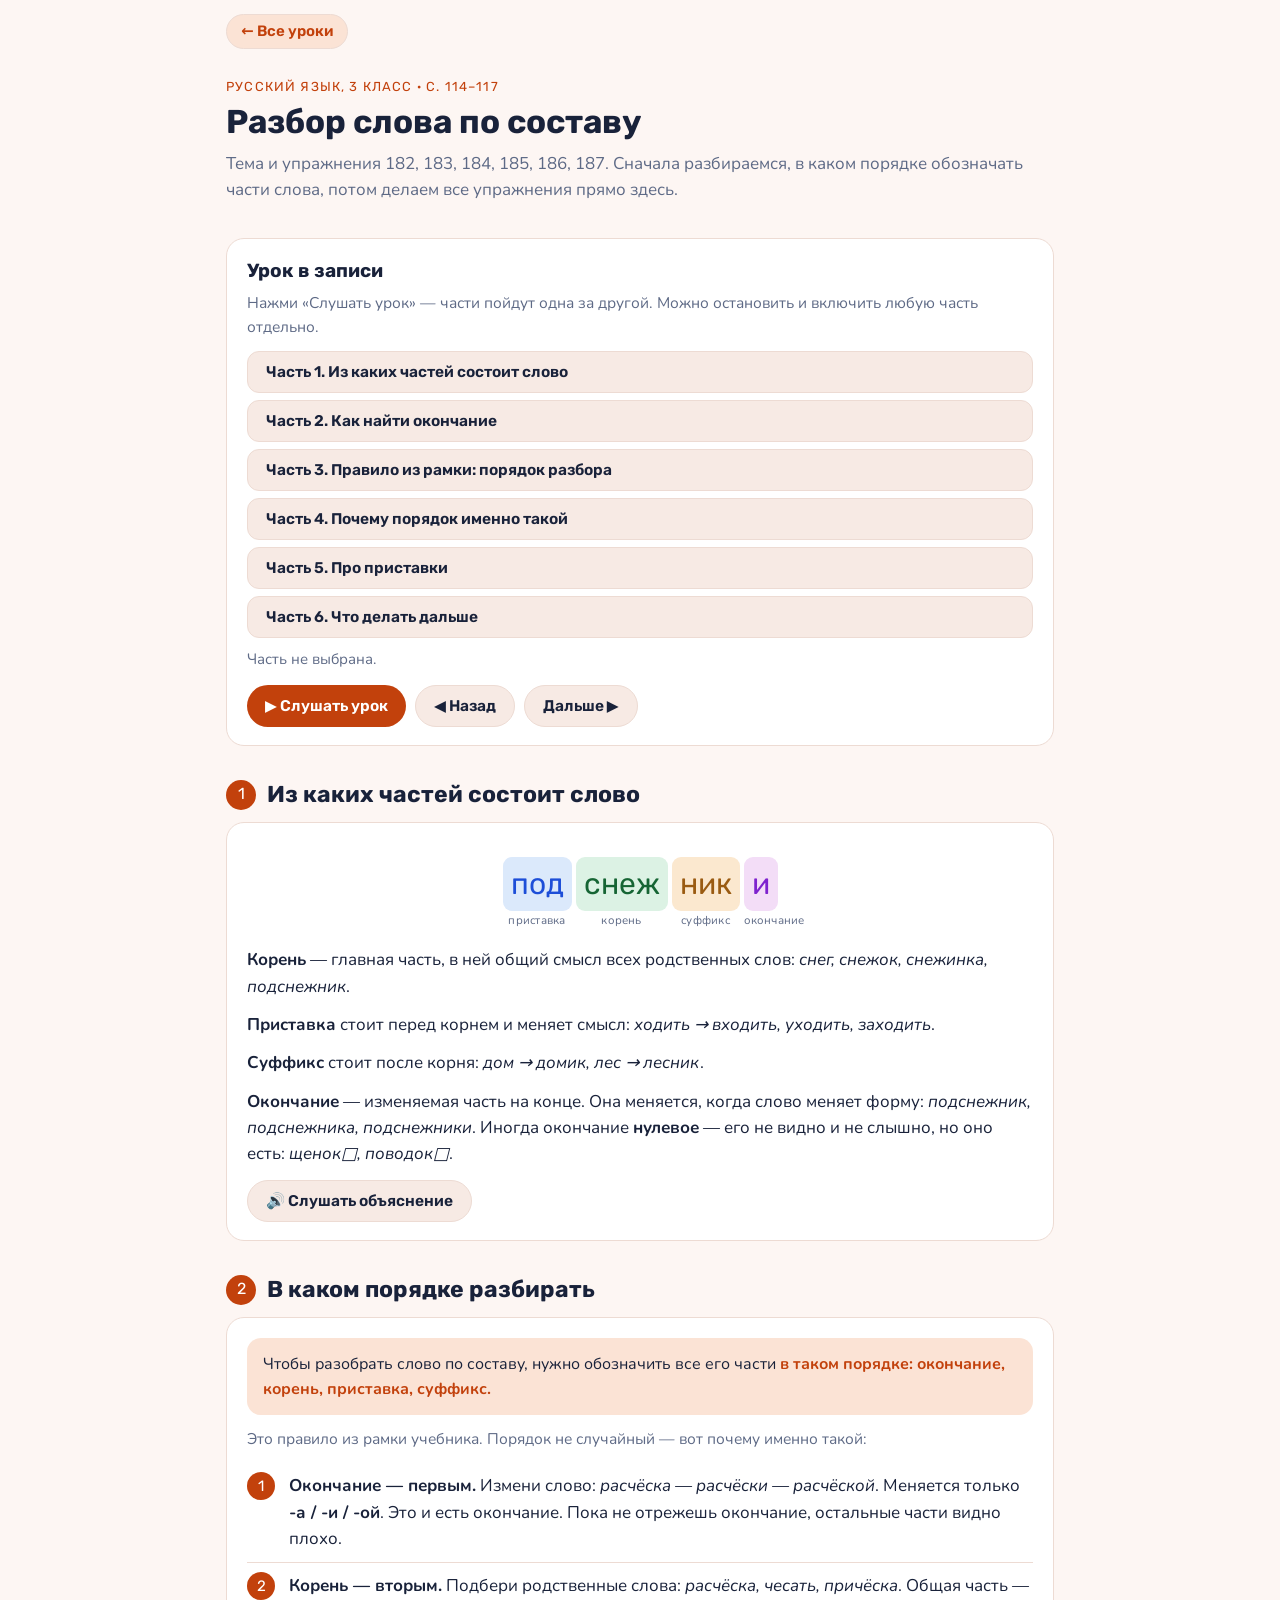
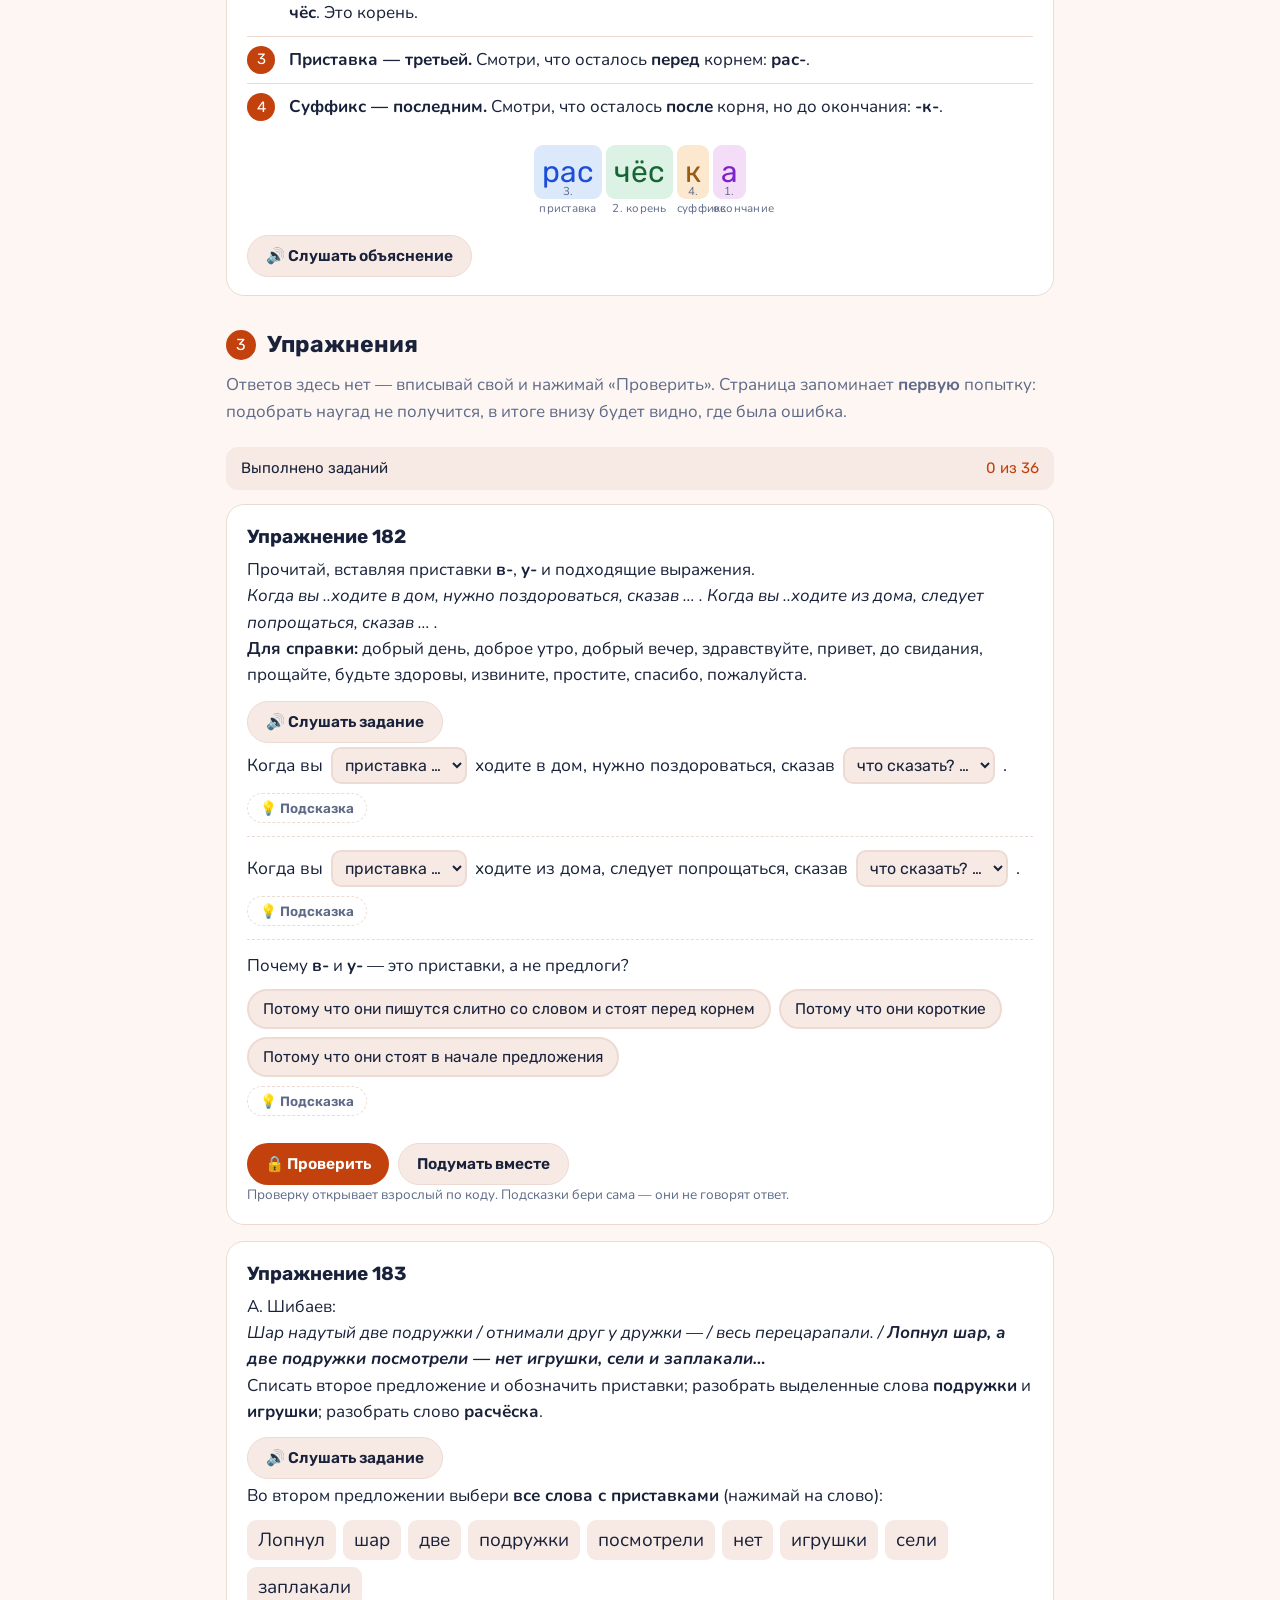
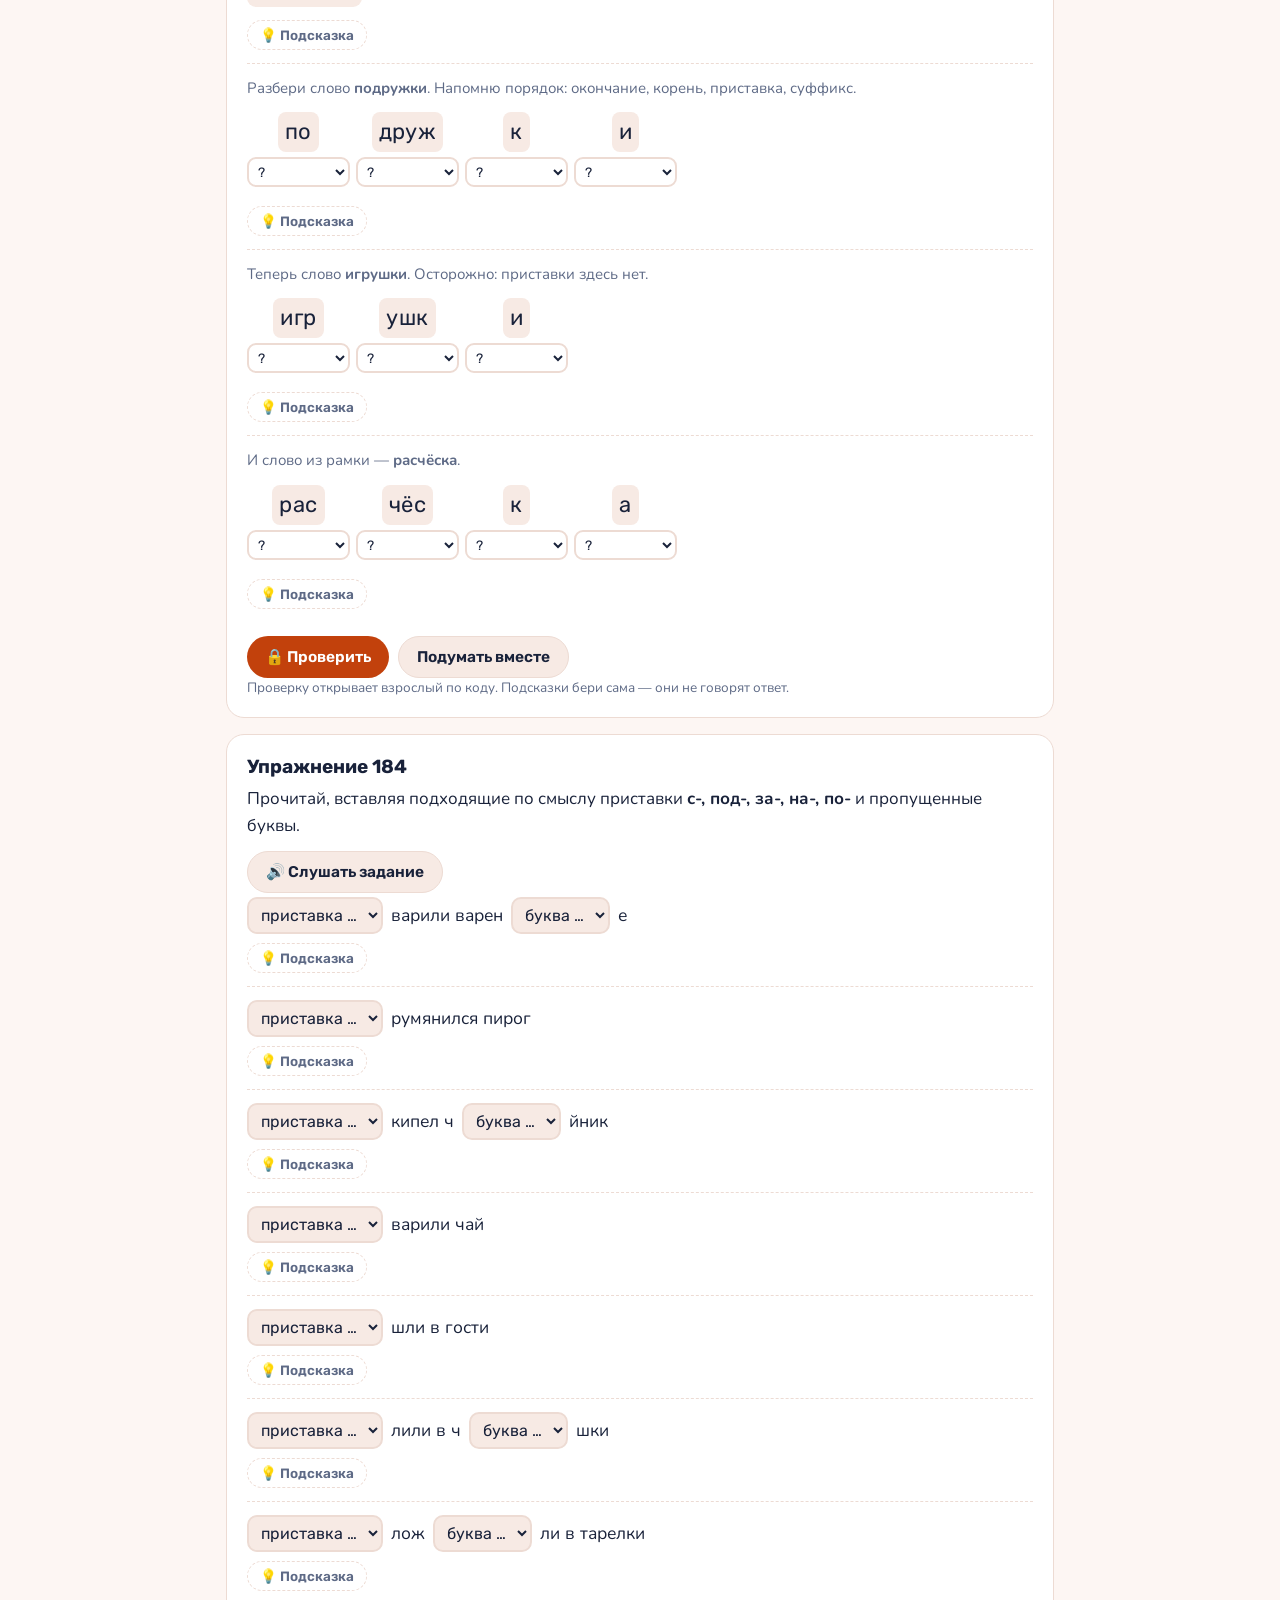
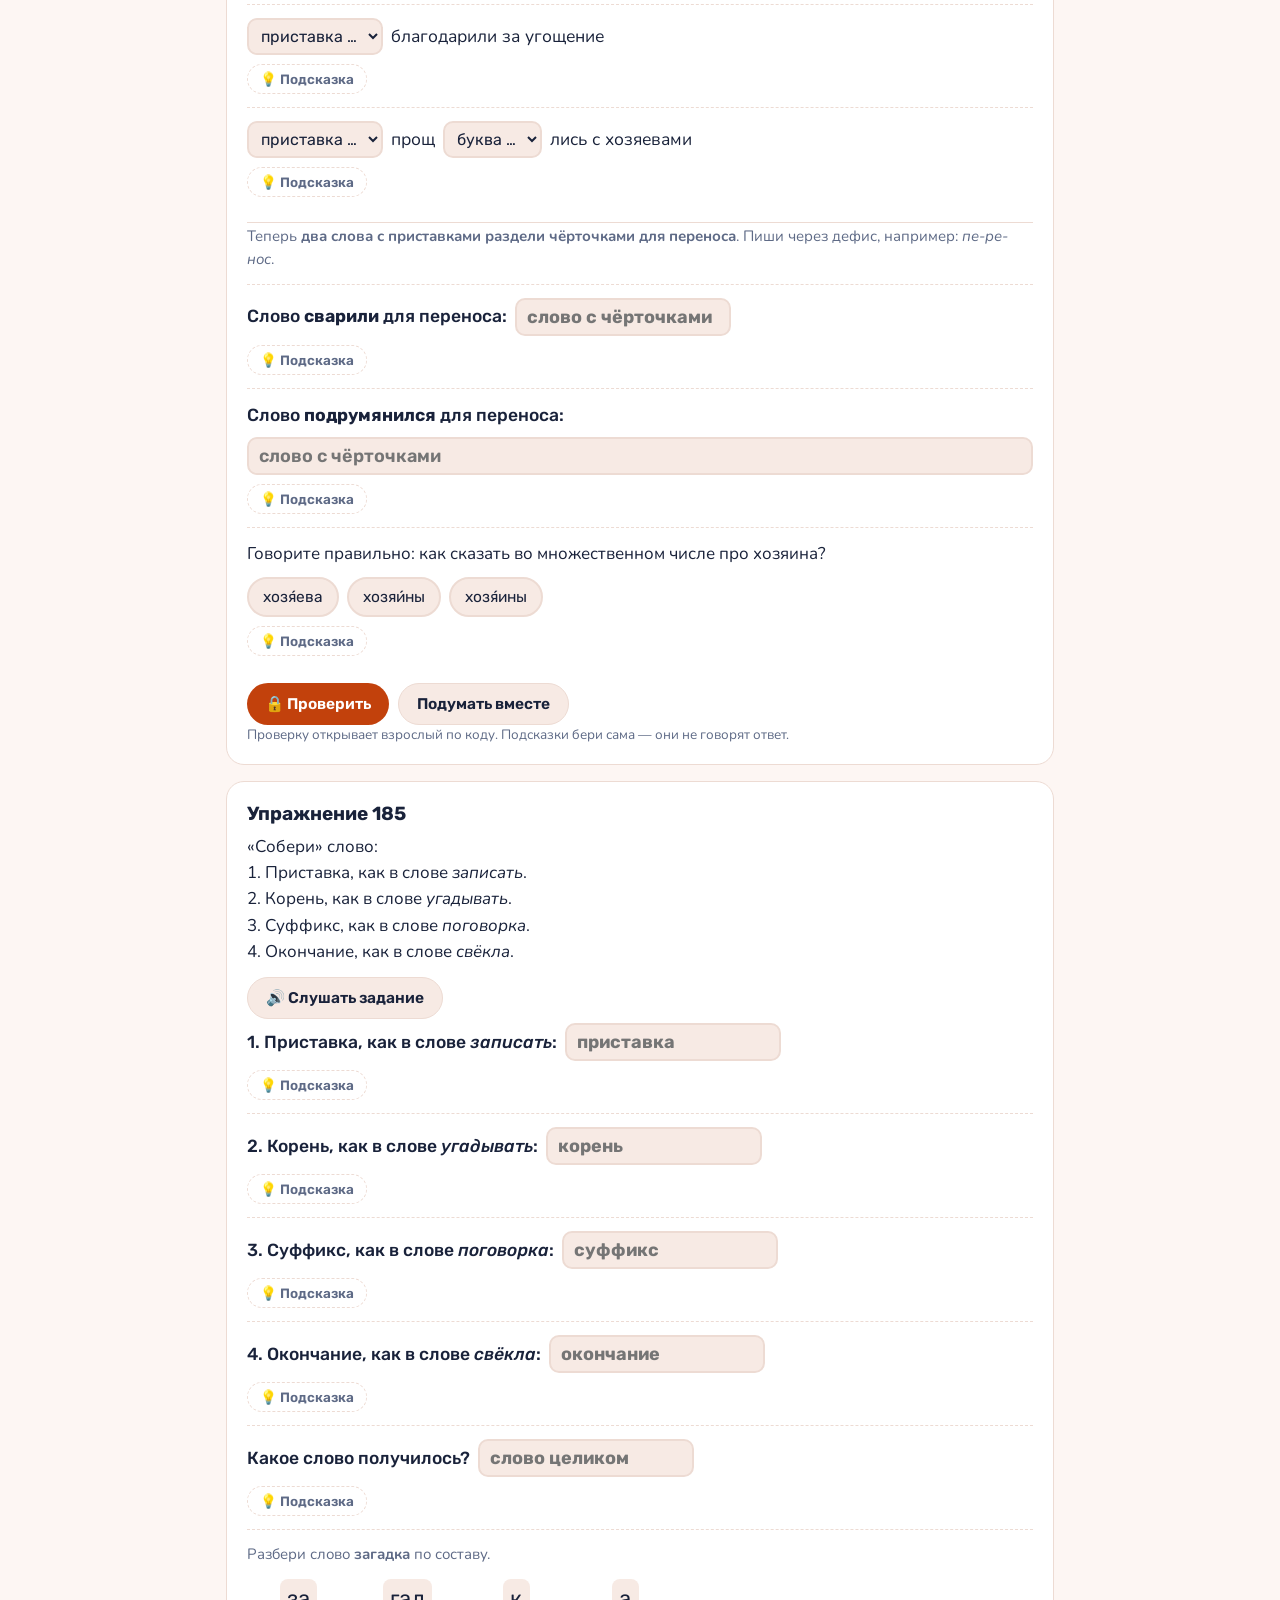
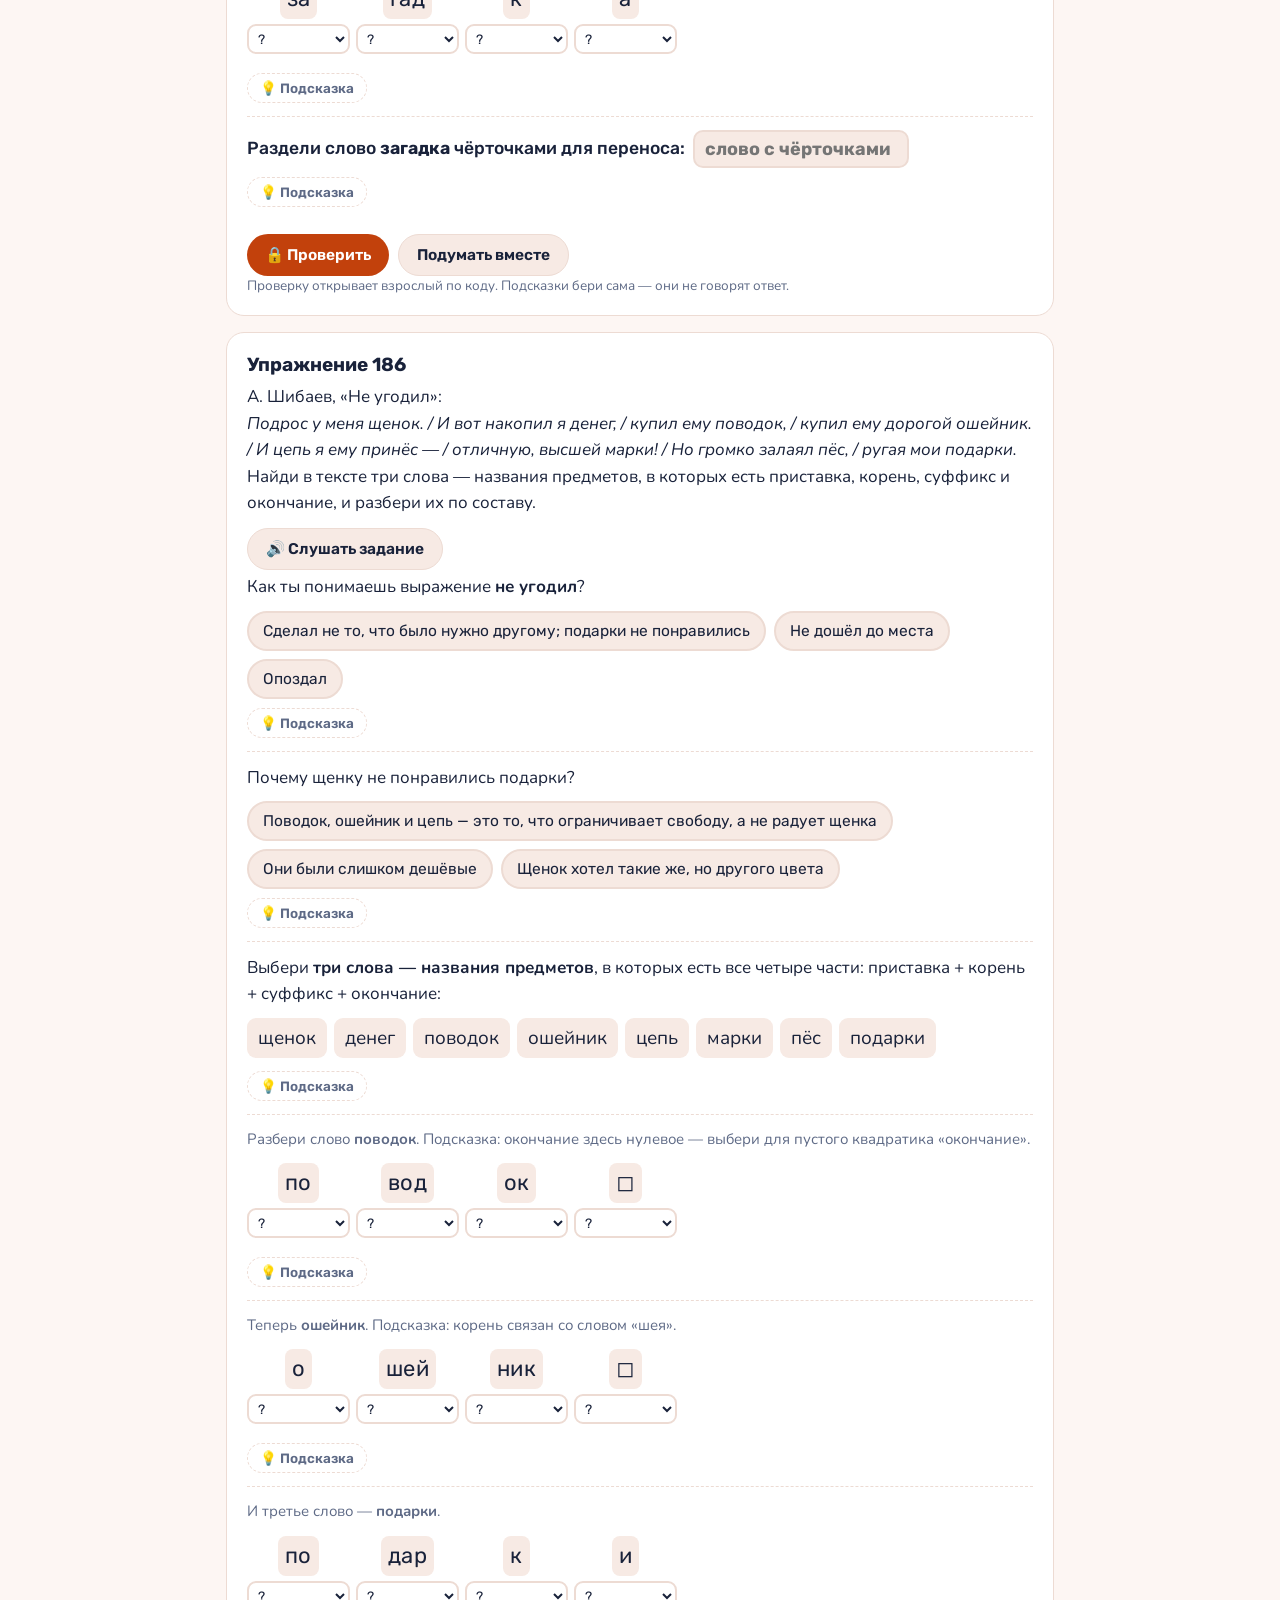
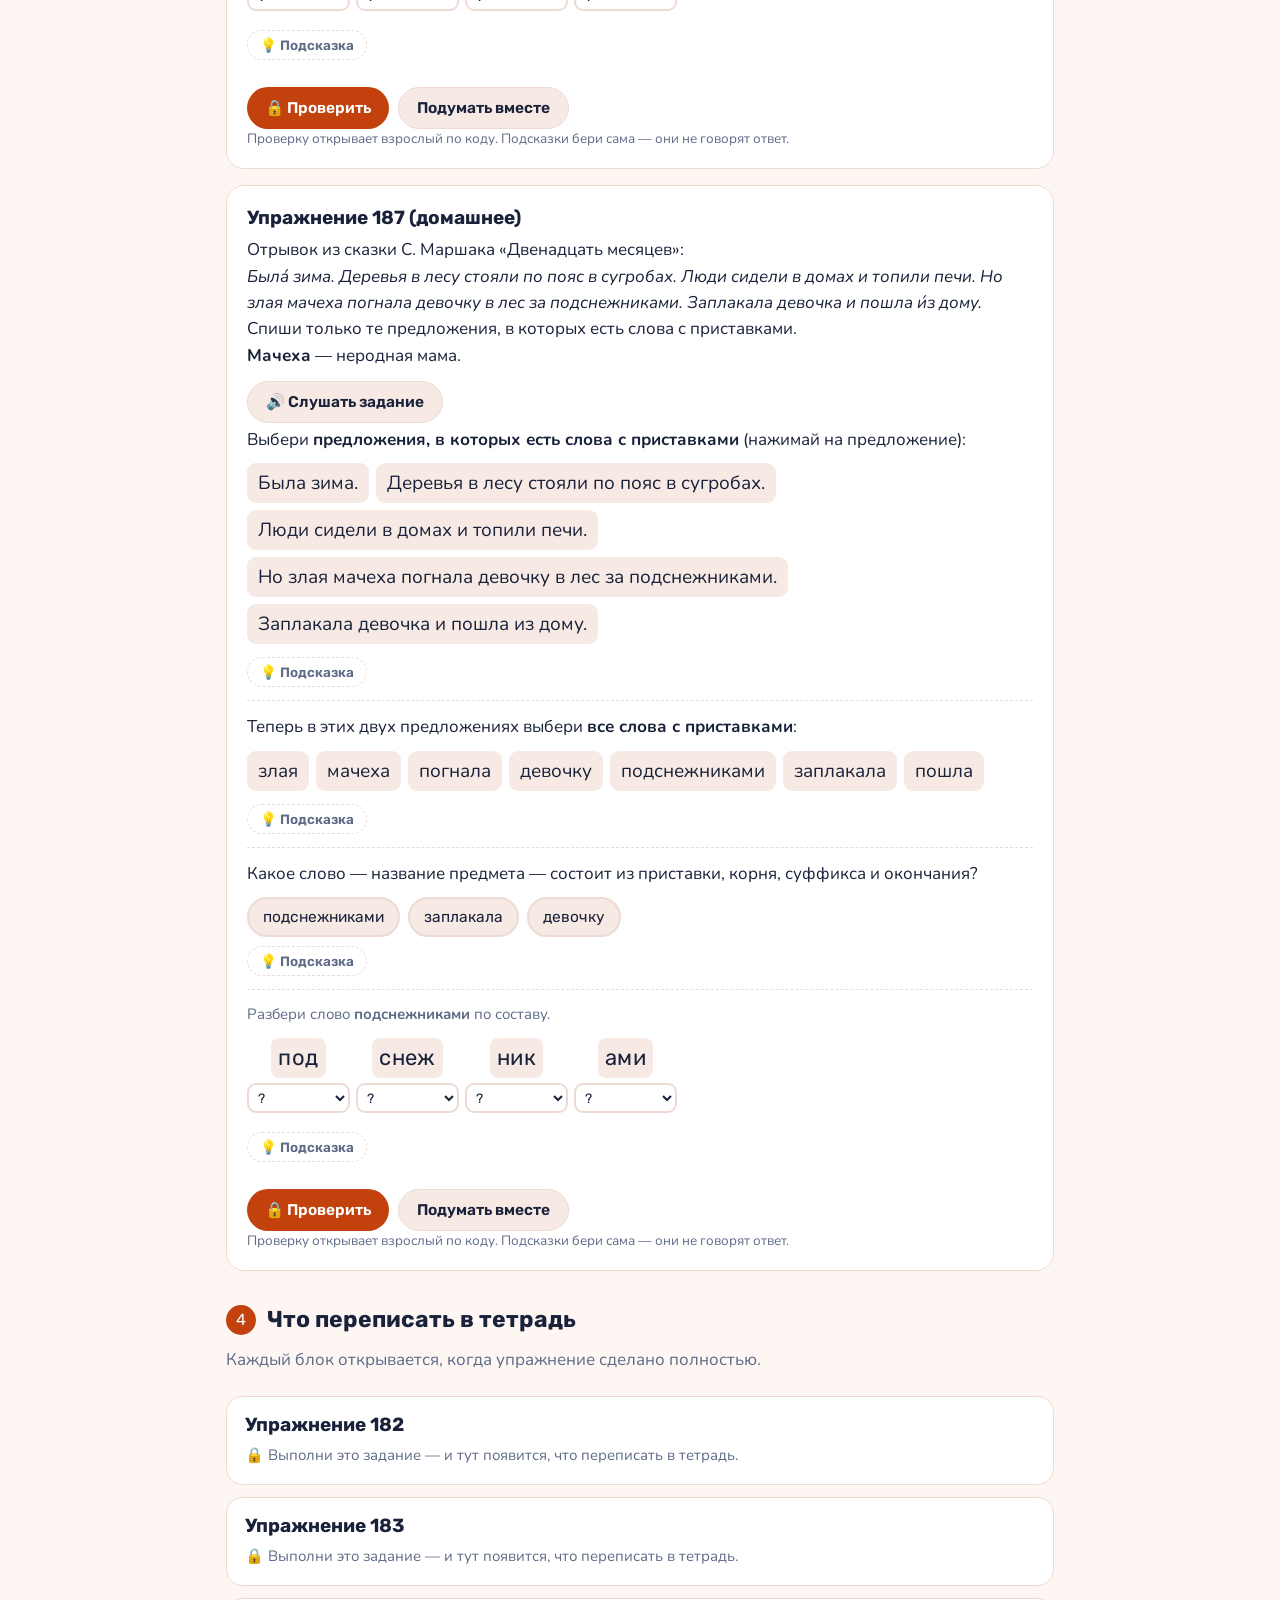
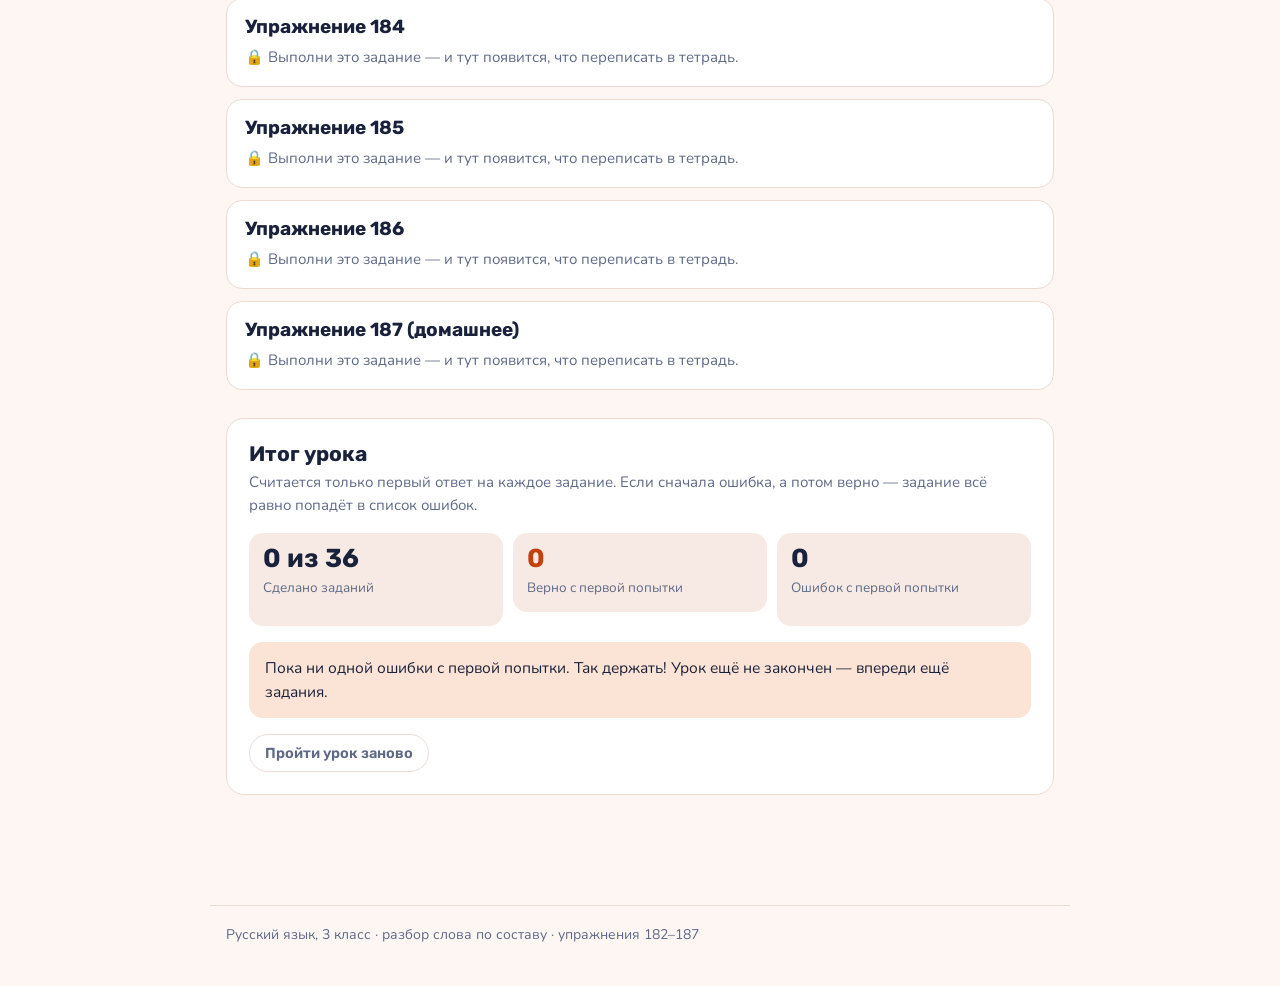
<file: russkiy-sostav.html>
<!doctype html>
<html lang="ru">
<head>
<meta charset="utf-8">
<meta name="viewport" content="width=device-width, initial-scale=1, viewport-fit=cover">
<meta name="theme-color" content="#fdf6f3">
<meta name="robots" content="noindex, nofollow">
<title>Разбор слова по составу</title>
<link rel="stylesheet" href="https://fonts.googleapis.com/css2?family=Nunito:wght@400;600;700;800&family=Rubik:wght@500;600;700&display=swap">
<link rel="stylesheet" href="assets/lesson.css?v=16">
<link rel="stylesheet" href="assets/uroki.css?v=16">
<style>
:root{ --bg:#fdf6f3; --surface-2:#f7eae4; --line:#eddbd3; --accent:#c2410c; --accent-soft:#fbe3d5; }
@media (prefers-color-scheme:dark){ :root:not([data-theme="light"]){ --bg:#15110f; --surface:#1f1a17; --surface-2:#2a221e; --line:#3a2f29; --accent:#f08a52; --accent-soft:#3a2219; } }
:root[data-theme="dark"]{ --bg:#15110f; --surface:#1f1a17; --surface-2:#2a221e; --line:#3a2f29; --accent:#f08a52; --accent-soft:#3a2219; }
.pz{display:flex;flex-wrap:wrap;gap:4px;align-items:flex-end;justify-content:center;margin:14px 0}
.pz i{font-style:normal;font-family:var(--font-head);font-size:30px;padding:4px 8px;border-radius:9px;position:relative}
.pz i.pr{background:#dbe9fb;color:#1d4ed8}
.pz i.ro{background:#dcf2e4;color:#166534}
.pz i.su{background:#fbe8cf;color:#9a5b12}
.pz i.en{background:#f3ddf7;color:#7e22ce}
.pz i small{position:absolute;left:0;right:0;bottom:-19px;font-family:var(--font-body);font-size:11.5px;letter-spacing:.02em;text-align:center;color:var(--muted)}
.pzwrap{padding-bottom:22px}
.steps{counter-reset:s;margin:0;padding:0;list-style:none}
.steps li{counter-increment:s;position:relative;padding:10px 0 10px 42px;border-top:1px solid var(--line)}
.steps li:first-child{border-top:none}
.steps li::before{content:counter(s);position:absolute;left:0;top:9px;width:28px;height:28px;border-radius:50%;background:var(--accent);color:#fff;font-family:var(--font-head);font-size:15px;display:flex;align-items:center;justify-content:center}
</style>
<script src="assets/uroki.js?v=16"></script>
<script src="assets/lesson.js?v=16"></script>
</head>
<body>
<div class="homebar"><a href="./">← Все уроки</a></div>
<div class="wrap">

  <p class="kicker">Русский язык, 3 класс · с. 114–117</p>
  <h1>Разбор слова по составу</h1>
  <p class="lead">Тема и упражнения 182, 183, 184, 185, 186, 187. Сначала разбираемся, в каком порядке обозначать части слова, потом делаем все упражнения прямо здесь.</p>

  <section class="sec">
    <div class="card">
      <h3>Урок в записи</h3>
      <p class="capt">Нажми «Слушать урок» — части пойдут одна за другой. Можно остановить и включить любую часть отдельно.</p>
      <div id="audio"></div>
    </div>
  </section>

  <section class="sec">
    <div class="sec-head"><span class="num-badge">1</span><h2>Из каких частей состоит слово</h2></div>
    <div class="card">
      <div class="pzwrap">
        <div class="pz">
          <i class="pr">под<small>приставка</small></i><i class="ro">снеж<small>корень</small></i><i class="su">ник<small>суффикс</small></i><i class="en">и<small>окончание</small></i>
        </div>
      </div>
      <p><b>Корень</b> — главная часть, в ней общий смысл всех родственных слов: <i>снег, снежок, снежинка, подснежник</i>.</p>
      <p><b>Приставка</b> стоит перед корнем и меняет смысл: <i>ходить → входить, уходить, заходить</i>.</p>
      <p><b>Суффикс</b> стоит после корня: <i>дом → домик, лес → лесник</i>.</p>
      <p><b>Окончание</b> — изменяемая часть на конце. Она меняется, когда слово меняет форму: <i>подснежник, подснежника, подснежники</i>. Иногда окончание <b>нулевое</b> — его не видно и не слышно, но оно есть: <i>щенок□, поводок□</i>.</p>
      <button class="b ghost saybtn" type="button" data-say="Слово состоит из частей. Главная часть — корень. В нём общий смысл всех родственных слов: снег, снежок, снежинка, подснежник. Корень здесь снеж. Перед корнем стоит приставка. Она меняет смысл слова: ходить, входить, уходить, заходить. После корня стоит суффикс: дом — домик, лес — лесник. А в самом конце — окончание. Это изменяемая часть: подснежник, подснежника, подснежники. Иногда окончание нулевое: его не видно и не слышно, но оно есть. Например, щенок или поводок.">🔊 Слушать объяснение</button>
    </div>
  </section>

  <section class="sec">
    <div class="sec-head"><span class="num-badge">2</span><h2>В каком порядке разбирать</h2></div>
    <div class="card">
      <p class="rule">Чтобы разобрать слово по составу, нужно обозначить все его части <b>в таком порядке: окончание, корень, приставка, суффикс.</b></p>
      <p class="capt">Это правило из рамки учебника. Порядок не случайный — вот почему именно такой:</p>
      <ol class="steps">
        <li><b>Окончание — первым.</b> Измени слово: <i>расчёска — расчёски — расчёской</i>. Меняется только <b>-а / -и / -ой</b>. Это и есть окончание. Пока не отрежешь окончание, остальные части видно плохо.</li>
        <li><b>Корень — вторым.</b> Подбери родственные слова: <i>расчёска, чесать, причёска</i>. Общая часть — <b>чёс</b>. Это корень.</li>
        <li><b>Приставка — третьей.</b> Смотри, что осталось <b>перед</b> корнем: <b>рас-</b>.</li>
        <li><b>Суффикс — последним.</b> Смотри, что осталось <b>после</b> корня, но до окончания: <b>-к-</b>.</li>
      </ol>
      <div class="pzwrap" style="margin-top:6px">
        <div class="pz">
          <i class="pr">рас<small>3. приставка</small></i><i class="ro">чёс<small>2. корень</small></i><i class="su">к<small>4. суффикс</small></i><i class="en">а<small>1. окончание</small></i>
        </div>
      </div>
      <button class="b ghost saybtn" type="button" data-say="Запомни порядок разбора: окончание, корень, приставка, суффикс. Почему именно такой? Разберём слово расчёска. Первым находим окончание. Для этого изменяем слово: расчёска, расчёски, расчёской. Меняется только последняя буква — а, и, ой. Значит, окончание а. Вторым находим корень. Для этого подбираем родственные слова: расчёска, чесать, причёска. Общая часть — чёс. Это корень. Третьим находим приставку — это то, что осталось перед корнем: рас. И последним суффикс — то, что осталось после корня, но до окончания: к. Получилось: приставка рас, корень чёс, суффикс к, окончание а.">🔊 Слушать объяснение</button>
    </div>
  </section>

  <section class="sec">
    <div class="sec-head"><span class="num-badge">3</span><h2>Упражнения</h2></div>
    <p class="lead">Ответов здесь нет — вписывай свой и нажимай «Проверить». Страница запоминает <b>первую</b> попытку: подобрать наугад не получится, в итоге внизу будет видно, где была ошибка.</p>
    <div class="progress"><span>Выполнено заданий</span><span id="progress-n">0 из 0</span></div>
    <div id="ex"></div>
  </section>

  <section class="sec">
    <div class="sec-head"><span class="num-badge">4</span><h2>Что переписать в тетрадь</h2></div>
    <p class="lead">Каждый блок открывается, когда упражнение сделано полностью.</p>
    <div id="clean"></div>
  </section>

  <div id="uroki-result"></div>
</div>
<footer>Русский язык, 3 класс · разбор слова по составу · упражнения 182–187</footer>

<script>
(function(){
'use strict';
Lesson.start({id:'rus-sostav', title:'Разбор слова по составу', subject:'Русский язык', lang:'ru'});

Lesson.audio([
 {t:'Из каких частей состоит слово', s:'Тема урока — разбор слова по составу. Слово похоже на поезд: у него есть вагончики, и каждый за что-то отвечает. Главный вагон — корень. В нём общий смысл родственных слов. Снег, снежок, снежинка, подснежник — везде есть снеж, это корень. Перед корнем может стоять приставка. Она меняет смысл: ходить, входить, уходить, заходить. После корня может стоять суффикс: дом — домик, лес — лесник. А в самом конце стоит окончание — изменяемая часть слова.'},
 {t:'Как найти окончание', s:'Окончание находят так: слово изменяют. Например, расчёска. Говорим: расчёска, нет расчёски, пишу расчёской. Что изменилось? Только самый конец: а, и, ой. Вот это и есть окончание. Важно знать ещё одно: окончание бывает нулевое. Это когда его не видно и не слышно. Например, щенок. Изменим: щенка, щенку, щенком. Видишь, окончания появляются. Значит, в слове щенок окончание есть, просто оно нулевое. Его обозначают пустым квадратиком.'},
 {t:'Правило из рамки: порядок разбора', s:'А теперь самое главное правило этого урока. Чтобы разобрать слово по составу, нужно обозначить все его части в таком порядке: окончание, корень, приставка, суффикс. Сначала окончание, потом корень, потом приставка и только потом суффикс. Запомни этот порядок, он спрашивается на уроке.'},
 {t:'Почему порядок именно такой', s:'Порядок не случайный. Сначала отрезаем окончание — иначе оно мешает смотреть на остальные части. Потом ищем корень, потому что корень — главный, и всё остальное определяется относительно него. Нашли корень — и сразу видно: то, что стоит перед корнем, это приставка, а то, что после корня, это суффикс. Разберём слово расчёска целиком. Изменяем: расчёска, расчёски. Окончание а. Подбираем родственные: чесать, причёска. Корень чёс. Перед корнем стоит рас — это приставка. После корня стоит ка, но а мы уже отдали окончанию, значит суффикс к. Готово.'},
 {t:'Про приставки', s:'В упражнениях будет много работы с приставками. Приставка пишется слитно со словом: входить, уходить, сварили, закипел. А вот предлог пишется отдельно и всегда стоит перед словом-предметом: в дом, из дома, по пояс, в лесу. Вот как их различать: между словом и предлогом можно вставить другое слово — в большой дом. А между приставкой и корнем вставить ничего нельзя. Это пригодится в упражнении сто восемьдесят семь, где надо найти предложения со словами, в которых есть приставки.'},
 {t:'Что делать дальше', s:'Теперь переходи к упражнениям. Их шесть: сто восемьдесят два, сто восемьдесят три, сто восемьдесят четыре, сто восемьдесят пять, сто восемьдесят шесть и сто восемьдесят семь. Делай их по порядку, ничего не пропускай. Вписывай сразу тот ответ, в котором уверена: страница запоминает первую попытку. Внизу будет итог — сколько заданий сделано с первого раза и где были ошибки. А когда упражнение сделано полностью, откроется блок чистовика: оттуда переписываешь в тетрадь.'}
]);

/* ================= 182 ================= */
var e182=Lesson.ex('182','Упражнение 182','Прочитай, вставляя приставки <b>в-</b>, <b>у-</b> и подходящие выражения.<br><i>Когда вы ..ходите в дом, нужно поздороваться, сказав … . Когда вы ..ходите из дома, следует попрощаться, сказав … .</i><br><b>Для справки:</b> добрый день, доброе утро, добрый вечер, здравствуйте, привет, до свидания, прощайте, будьте здоровы, извините, простите, спасибо, пожалуйста.',
 'Упражнение сто восемьдесят два. Прочитай, вставляя приставки в и у и подходящие выражения. Когда вы ходите в дом, нужно поздороваться, сказав… Когда вы ходите из дома, следует попрощаться, сказав… Думай так: если ты идёшь внутрь, в дом, то какая приставка? В. Входите. А если наружу, из дома? У. Уходите. Теперь выражения. Когда приходишь — здороваешься. Когда уходишь — прощаешься. Выбери подходящие слова из справки.');
Lesson.picks(e182,{label:'Когда вы ..ходите в дом…', parts:['Когда вы ',{q:'приставка',opts:['в','у','за'],a:0,why:'Идём <b>внутрь</b>, в дом — значит приставка <b>в-</b>: входите.'},'ходите в дом, нужно поздороваться, сказав ',{q:'что сказать?',opts:['здравствуйте','до свидания','спасибо'],a:0,why:'При встрече здороваются: <b>здравствуйте</b> (ещё подходят «добрый день», «доброе утро», «добрый вечер»).'},'.'],
 ok:'Когда вы входите в дом, нужно поздороваться, сказав «здравствуйте».'});
Lesson.picks(e182,{label:'Когда вы ..ходите из дома…', parts:['Когда вы ',{q:'приставка',opts:['у','в','при'],a:0,why:'Идём <b>наружу</b>, из дома — значит приставка <b>у-</b>: уходите.'},'ходите из дома, следует попрощаться, сказав ',{q:'что сказать?',opts:['до свидания','здравствуйте','извините'],a:0,why:'При расставании прощаются: <b>до свидания</b> (ещё подходят «будьте здоровы», «прощайте»).'},'.'],
 ok:'Когда вы уходите из дома, следует попрощаться, сказав «до свидания».'});
Lesson.choice(e182,{q:'Почему <b>в-</b> и <b>у-</b> — это приставки, а не предлоги?',
 opts:['Потому что они пишутся слитно со словом и стоят перед корнем','Потому что они короткие','Потому что они стоят в начале предложения'], a:0,
 why:'Приставка — часть слова, пишется слитно: <b>в</b>ходите, <b>у</b>ходите. А предлог пишется отдельно: <b>в</b> дом, <b>из</b> дома.',
 no:{1:'Длина тут ни при чём: приставки бывают и длинные — <b>пере</b>-, <b>рас</b>-.',2:'Приставка стоит в начале слова, а не предложения.'}});
Lesson.btns(e182);
Lesson.clean('182','Упражнение 182',[
 'Когда вы <b>в</b>ходите в дом, нужно поздороваться, сказав «здравствуйте».',
 'Когда вы <b>у</b>ходите из дома, следует попрощаться, сказав «до свидания».',
 'Приставки обозначь значком ⌐ над буквами <b>в</b> и <b>у</b>.']);

/* ================= 183 ================= */
var e183=Lesson.ex('183','Упражнение 183','А. Шибаев:<br><i>Шар надутый две подружки / отнимали друг у дружки — / весь перецарапали. / <b>Лопнул шар, а две подружки посмотрели — нет игрушки, сели и заплакали…</b></i><br>Списать второе предложение и обозначить приставки; разобрать выделенные слова <b>подружки</b> и <b>игрушки</b>; разобрать слово <b>расчёска</b>.',
 'Упражнение сто восемьдесят три. Прочитай стихотворение Шибаева. Шар надутый две подружки отнимали друг у дружки, весь перецарапали. Лопнул шар, а две подружки посмотрели — нет игрушки, сели и заплакали. Первое задание: списать второе предложение и обозначить в словах приставки. Второе предложение — это Лопнул шар, а две подружки посмотрели, нет игрушки, сели и заплакали. Ищи в нём слова с приставками. Потом разбери по составу выделенные слова подружки и игрушки, в порядке: окончание, корень, приставка, суффикс. И в конце разбери слово расчёска.');
Lesson.pickWords(e183,{q:'Во втором предложении выбери <b>все слова с приставками</b> (нажимай на слово):',
 words:[{w:'Лопнул',on:false,why:'Приставки нет: корень <b>лоп</b>, суффикс -ну-, суффикс -л-.'},
        {w:'шар',on:false,why:'Приставки нет, всё слово — корень.'},
        {w:'две',on:false,why:'Приставки нет.'},
        {w:'подружки',on:true,why:'Есть приставка <b>по-</b>: по-друж-к-и (друг → подруга).'},
        {w:'посмотрели',on:true,why:'Есть приставка <b>по-</b>: по-смотр-е-ли (смотреть → посмотреть).'},
        {w:'нет',on:false,why:'Приставки нет.'},
        {w:'игрушки',on:false,why:'Приставки нет: игр-ушк-и. «И» здесь часть корня <b>игр</b>.'},
        {w:'сели',on:false,why:'Приставки нет: корень <b>се</b>(д)-, суффикс -л-.'},
        {w:'заплакали',on:true,why:'Есть приставка <b>за-</b>: за-плак-а-ли (плакать → заплакать).'}],
 why:'Три слова с приставками: <b>по</b>дружки, <b>по</b>смотрели, <b>за</b>плакали.'});
Lesson.morph(e183,{word:'подружки', hint:'Разбери слово <b>подружки</b>. Напомню порядок: окончание, корень, приставка, суффикс.',
 parts:[{v:'по',r:0,why:'Стоит перед корнем: друг → подруга. Это приставка <b>по-</b>.'},
        {v:'друж',r:1,why:'Общая часть родственных слов: друг, дружить, подруга. Это корень.'},
        {v:'к',r:2,why:'Стоит после корня — суффикс <b>-к-</b> (подруга → подружка).'},
        {v:'и',r:3,why:'Изменяемая часть: подружки — подружек — подружкам. Это окончание.'}],
 why:'по-друж-к-и: приставка по-, корень -друж-, суффикс -к-, окончание -и.'});
Lesson.morph(e183,{word:'игрушки', hint:'Теперь слово <b>игрушки</b>. Осторожно: приставки здесь нет.',
 parts:[{v:'игр',r:1,why:'Родственные слова: игра, играть, игрушка. Общая часть <b>игр</b> — это корень. Приставки перед ним нет.'},
        {v:'ушк',r:2,why:'Стоит после корня — суффикс <b>-ушк-</b>.'},
        {v:'и',r:3,why:'Изменяемая часть: игрушки — игрушек — игрушкам. Это окончание.'}],
 why:'игр-ушк-и: корень -игр-, суффикс -ушк-, окончание -и. Приставки нет.'});
Lesson.morph(e183,{word:'расчёска', hint:'И слово из рамки — <b>расчёска</b>.',
 parts:[{v:'рас',r:0,why:'Стоит перед корнем: чесать → расчёсывать. Это приставка <b>рас-</b>.'},
        {v:'чёс',r:1,why:'Родственные слова: чесать, причёска, расчёска. Корень <b>чёс</b>.'},
        {v:'к',r:2,why:'После корня — суффикс <b>-к-</b>.'},
        {v:'а',r:3,why:'Изменяем: расчёска — расчёски — расчёской. Значит, окончание <b>-а</b>.'}],
 why:'рас-чёс-к-а: приставка рас-, корень -чёс-, суффикс -к-, окончание -а.'});
Lesson.btns(e183);
Lesson.clean('183','Упражнение 183',[
 'Лопнул шар, а две <b>по</b>дружки <b>по</b>смотрели — нет игрушки, сели и <b>за</b>плакали…',
 'Приставки: по- (подружки), по- (посмотрели), за- (заплакали).',
 '<b>подружки</b> — окончание -и, корень -друж-, приставка по-, суффикс -к-',
 '<b>игрушки</b> — окончание -и, корень -игр-, суффикс -ушк- (приставки нет)',
 '<b>расчёска</b> — окончание -а, корень -чёс-, приставка рас-, суффикс -к-']);

/* ================= 184 ================= */
var e184=Lesson.ex('184','Упражнение 184','Прочитай, вставляя подходящие по смыслу приставки <b>с-, под-, за-, на-, по-</b> и пропущенные буквы.',
 'Упражнение сто восемьдесят четыре. Прочитай, вставляя подходящие по смыслу приставки с, под, за, на, по, а ещё пропущенные буквы. Вот что получится по смыслу: сварили варенье, подрумянился пирог, закипел чайник, заварили чай, пошли в гости, налили в чашки, положили в тарелки, поблагодарили за угощение, попрощались с хозяевами. Потом два слова с приставками раздели чёрточками для переноса. И обрати внимание на рамку Говорите правильно: хозяин, но хозяева, с ударением на я.');
Lesson.picks(e184,{label:'..варили варен..е',parts:[{q:'приставка',opts:['с','под','на'],a:0,why:'<b>Сварили</b> варенье — приставка <b>с-</b>.'},'варили варен',{q:'буква',opts:['ь','ъ','и'],a:0,why:'Варен<b>ь</b>е — разделительный мягкий знак перед <b>е</b>.'},'е'],ok:'сварили варенье'});
Lesson.picks(e184,{label:'..румянился пирог',parts:[{q:'приставка',opts:['под','за','с'],a:0,why:'<b>Подрумянился</b> пирог — приставка <b>под-</b>: немного зарумянился сверху.'},'румянился пирог'],ok:'подрумянился пирог'});
Lesson.picks(e184,{label:'..кипел ч..йник',parts:[{q:'приставка',opts:['за','по','на'],a:0,why:'<b>Закипел</b> чайник — приставка <b>за-</b>: начал кипеть.'},'кипел ч',{q:'буква',opts:['а','я','о'],a:0,why:'Ч<b>а</b>йник — от слова «чай».'},'йник'],ok:'закипел чайник'});
Lesson.picks(e184,{label:'..варили чай',parts:[{q:'приставка',opts:['за','с','по'],a:0,why:'<b>Заварили</b> чай — так говорят именно про чай.'},'варили чай'],ok:'заварили чай'});
Lesson.picks(e184,{label:'..шли в гости',parts:[{q:'приставка',opts:['по','за','на'],a:0,why:'<b>Пошли</b> в гости — приставка <b>по-</b>.'},'шли в гости'],ok:'пошли в гости'});
Lesson.picks(e184,{label:'..лили в ч..шки',parts:[{q:'приставка',opts:['на','по','за'],a:0,why:'<b>Налили</b> в чашки — приставка <b>на-</b>.'},'лили в ч',{q:'буква',opts:['а','о','я'],a:0,why:'Ч<b>а</b>шки — проверочное слово «чашка».'},'шки'],ok:'налили в чашки'});
Lesson.picks(e184,{label:'..лож..ли в тарелки',parts:[{q:'приставка',opts:['по','на','за'],a:0,why:'<b>Положили</b> в тарелки — приставка <b>по-</b>.'},'лож',{q:'буква',opts:['и','е','а'],a:0,why:'Полож<b>и</b>ли — суффикс -и-.'},'ли в тарелки'],ok:'положили в тарелки'});
Lesson.picks(e184,{label:'..благодарили за угощение',parts:[{q:'приставка',opts:['по','за','на'],a:0,why:'<b>Поблагодарили</b> за угощение — приставка <b>по-</b>.'},'благодарили за угощение'],ok:'поблагодарили за угощение'});
Lesson.picks(e184,{label:'..прощ..лись с хозяевами',parts:[{q:'приставка',opts:['по','за','с'],a:0,why:'<b>Попрощались</b> с хозяевами — приставка <b>по-</b>.'},'прощ',{q:'буква',opts:['а','е','и'],a:0,why:'Попрощ<b>а</b>лись — от слова «прощаться».'},'лись с хозяевами'],ok:'попрощались с хозяевами'});
Lesson.hr(e184);
Lesson.note(e184,'Теперь <b>два слова с приставками раздели чёрточками для переноса</b>. Пиши через дефис, например: <i>пе-ре-нос</i>.');
Lesson.text(e184,{q:'Слово <b>сварили</b> для переноса:', a:['сва-ри-ли'], size:'wide', ph:'слово с чёрточками',
 help:{ask:'Перенос идёт по слогам. Найди в слове все гласные и посчитай их: сколько гласных — столько и слогов. Потом раздели так, чтобы в каждом кусочке была ровно одна гласная.',sample:'Посмотри, как это делают с другим словом — <i>написали</i>: гласные а, и, а, и — четыре слога, значит на-пи-са-ли.'},
 why:'Три гласных — три слога: сва-ри-ли.'});
Lesson.text(e184,{q:'Слово <b>подрумянился</b> для переноса:', a:['под-ру-мя-нил-ся','по-дру-мя-нил-ся'], size:'xwide', ph:'слово с чёрточками',
 help:{ask:'Сначала посчитай гласные — столько будет слогов. И помни: приставку стараются не разрывать, она переходит на новую строку целиком.',sample:'Другое слово — <i>засмеялся</i>: гласные а, е, я, я — четыре слога, приставку за- не рвём, получается за-сме-ял-ся.'},
 why:'под-ру-мя-нил-ся — пять слогов, приставка не разорвана.'});
Lesson.choice(e184,{q:'Говорите правильно: как сказать во множественном числе про хозяина?',
 opts:['хозя́ева','хозяи́ны','хозя́ины'], a:0,
 why:'Хозя́ин — хозя́ева. Ударение на <b>я</b>.',
 no:{1:'Так не говорят. Правильно: хозя́ева.',2:'Такого слова нет. Правильно: хозя́ева.'}});
Lesson.btns(e184);
Lesson.clean('184','Упражнение 184',[
 '<b>С</b>варили варенье, <b>под</b>румянился пирог, <b>за</b>кипел чайник, <b>за</b>варили чай, <b>по</b>шли в гости, <b>на</b>лили в чашки, <b>по</b>ложили в тарелки, <b>по</b>благодарили за угощение, <b>по</b>прощались с хозяевами.',
 'Для переноса: сва-ри-ли, под-ру-мя-нил-ся.',
 'Говорите правильно: хозя́ин — хозя́ева.']);

/* ================= 185 ================= */
var e185=Lesson.ex('185','Упражнение 185','«Собери» слово:<br>1. Приставка, как в слове <i>записать</i>.<br>2. Корень, как в слове <i>угадывать</i>.<br>3. Суффикс, как в слове <i>поговорка</i>.<br>4. Окончание, как в слове <i>свёкла</i>.',
 'Упражнение сто восемьдесят пять. Соберите слово по частям. Первое: приставка, как в слове записать. Второе: корень, как в слове угадывать. Третье: суффикс, как в слове поговорка. Четвёртое: окончание, как в слове свёкла. Бери части по очереди и складывай. Какое слово получилось? Потом разбери его по составу и раздели чёрточками для переноса.');
Lesson.text(e185,{q:'1. Приставка, как в слове <i>записать</i>:', a:['за','за-'], size:'wide', ph:'приставка',
 help:{ask:'Отдели в слове <i>записать</i> ту часть, которая есть и в слове <i>писать</i>. То, что останется впереди, и есть приставка.',sample:'Так же разбирают <i>подписать</i>: уберёшь <i>писать</i> — впереди останется приставка <b>под-</b>.'}, why:'Приставка <b>за-</b>.'});
Lesson.text(e185,{q:'2. Корень, как в слове <i>угадывать</i>:', a:['гад','-гад-','гад-'], size:'wide', ph:'корень',
 help:{ask:'Подбери к слову <i>угадывать</i> родственные слова и выпиши их столбиком. Та часть, которая повторяется во всех, — это и есть корень.',sample:'Так ищут корень в слове <i>подарок</i>: дарить, подарить, подарок — общая часть <b>дар</b>.'}, why:'Корень <b>-гад-</b>.'});
Lesson.text(e185,{q:'3. Суффикс, как в слове <i>поговорка</i>:', a:['к','-к-','к-'], size:'wide', ph:'суффикс',
 help:{ask:'Сначала найди в слове <i>поговорка</i> корень — помогут родственные слова: говор, говорить, разговор. Суффикс стоит сразу после корня, но ещё до окончания.',sample:'Так же в слове <i>ягодка</i>: корень ягод, окончание -а, а между ними суффикс <b>-к-</b>.'}, why:'Суффикс <b>-к-</b>.'});
Lesson.text(e185,{q:'4. Окончание, как в слове <i>свёкла</i>:', a:['а','-а'], size:'wide', ph:'окончание',
 help:{ask:'Окончание ищут изменением слова: поставь <i>свёкла</i> в разные формы — одна свёкла, нет …, доволен … . Та часть на конце, которая меняется, и есть окончание.',sample:'Так же со словом <i>книга</i>: книга — книги — книгой. Меняется последняя буква, значит окончание <b>-а</b>.'}, why:'Окончание <b>-а</b>.'});
Lesson.text(e185,{q:'Какое слово получилось?', a:['загадка'], size:'wide', ph:'слово целиком',
 help:{ask:'Выпиши четыре найденные части подряд и в том же порядке, в каком ты их искала: сначала приставка, потом корень, потом суффикс, в конце окончание. Прочитай вслух — получится знакомое слово.'}, why:'Получилось слово <b>загадка</b>.'});
Lesson.morph(e185,{word:'загадка', hint:'Разбери слово <b>загадка</b> по составу.',
 parts:[{v:'за',r:0,why:'Перед корнем — приставка <b>за-</b>.'},
        {v:'гад',r:1,why:'Родственные: гадать, отгадка, загадка. Корень <b>гад</b>.'},
        {v:'к',r:2,why:'После корня — суффикс <b>-к-</b>.'},
        {v:'а',r:3,why:'Изменяем: загадка — загадки — загадкой. Окончание <b>-а</b>.'}],
 why:'за-гад-к-а.'});
Lesson.text(e185,{q:'Раздели слово <b>загадка</b> чёрточками для переноса:', a:['за-гад-ка'], size:'wide', ph:'слово с чёрточками',
 help:{ask:'Посчитай в слове гласные — столько и слогов. Дели так, чтобы в каждом кусочке была одна гласная, и не оставляй на строке одну букву.',sample:'На другом слове: <i>корзина</i> — гласные о, и, а, три слога, значит кор-зи-на.'}, why:'за-гад-ка.'});
Lesson.btns(e185);
Lesson.clean('185','Упражнение 185',[
 'Получилось слово: <b>загадка</b>.',
 'Разбор: окончание -а, корень -гад-, приставка за-, суффикс -к-.',
 'Для переноса: за-гад-ка.']);

/* ================= 186 ================= */
var e186=Lesson.ex('186','Упражнение 186','А. Шибаев, «Не угодил»:<br><i>Подрос у меня щенок. / И вот накопил я денег, / купил ему поводок, / купил ему дорогой ошейник. / И цепь я ему принёс — / отличную, высшей марки! / Но громко залаял пёс, / ругая мои подарки.</i><br>Найди в тексте три слова — названия предметов, в которых есть приставка, корень, суффикс и окончание, и разбери их по составу.',
 'Упражнение сто восемьдесят шесть. Прочитай стихотворение Шибаева, которое называется Не угодил. Подрос у меня щенок. И вот накопил я денег, купил ему поводок, купил ему дорогой ошейник. И цепь я ему принёс, отличную, высшей марки! Но громко залаял пёс, ругая мои подарки. Сначала подумай над вопросами. Почему стихотворение так называется? Что значит не угодил? Почему щенку не понравились подарки? А потом найди три слова, которые называют предметы и в которых есть сразу четыре части: приставка, корень, суффикс и окончание. Выпиши их и разбери по составу.');
Lesson.choice(e186,{q:'Как ты понимаешь выражение <b>не угодил</b>?',
 opts:['Сделал не то, что было нужно другому; подарки не понравились','Не дошёл до места','Опоздал'], a:0,
 why:'«Угодить» — сделать так, как другому приятно. Мальчик старался, но щенку подарки не понравились — значит, не угодил.',
 no:{1:'«Угодил» здесь не про дорогу, а про то, понравилось или нет.',2:'Про время речи нет.'}});
Lesson.choice(e186,{q:'Почему щенку не понравились подарки?',
 opts:['Поводок, ошейник и цепь — это то, что ограничивает свободу, а не радует щенка','Они были слишком дешёвые','Щенок хотел такие же, но другого цвета'], a:0,
 why:'Мальчик купил дорогие вещи, но все они привязывают щенка. Щенку хотелось бегать, а не сидеть на цепи. Поэтому он и залаял.',
 no:{1:'Наоборот: в стихотворении сказано «дорогой ошейник», «высшей марки».',2:'Про цвет в стихотворении ничего нет.'}});
Lesson.pickWords(e186,{q:'Выбери <b>три слова — названия предметов</b>, в которых есть все четыре части: приставка + корень + суффикс + окончание:',
 words:[{w:'щенок',on:false,why:'Здесь нет приставки: щен-ок-□.'},
        {w:'денег',on:false,why:'Нет приставки и суффикса: ден-ег.'},
        {w:'поводок',on:true,why:'<b>по-вод-ок-□</b>: приставка по-, корень -вод-, суффикс -ок-, окончание нулевое.'},
        {w:'ошейник',on:true,why:'<b>о-шей-ник-□</b>: приставка о-, корень -шей-, суффикс -ник-, окончание нулевое.'},
        {w:'цепь',on:false,why:'Всё слово — корень: цепь.'},
        {w:'марки',on:false,why:'Нет приставки: марк-и.'},
        {w:'пёс',on:false,why:'Всё слово — корень, окончание нулевое.'},
        {w:'подарки',on:true,why:'<b>по-дар-к-и</b>: приставка по-, корень -дар-, суффикс -к-, окончание -и.'}],
 why:'Это <b>поводок</b>, <b>ошейник</b> и <b>подарки</b>.'});
Lesson.morph(e186,{word:'поводок', hint:'Разбери слово <b>поводок</b>. Подсказка: окончание здесь нулевое — выбери для пустого квадратика «окончание».',
 parts:[{v:'по',r:0,why:'Перед корнем — приставка <b>по-</b> (водить → поводок).'},
        {v:'вод',r:1,why:'Родственные: водить, поводырь, поводок. Корень <b>вод</b>.'},
        {v:'ок',r:2,why:'После корня — суффикс <b>-ок-</b>.'},
        {v:'',r:3,why:'Изменяем: поводок — поводка — поводком. Окончание появляется, значит в начальной форме оно <b>нулевое</b>.'}],
 why:'по-вод-ок-□: приставка по-, корень -вод-, суффикс -ок-, окончание нулевое.'});
Lesson.morph(e186,{word:'ошейник', hint:'Теперь <b>ошейник</b>. Подсказка: корень связан со словом «шея».',
 parts:[{v:'о',r:0,why:'Перед корнем — приставка <b>о-</b>: то, что вокруг шеи.'},
        {v:'шей',r:1,why:'Родственное слово — шея. Корень <b>шей</b>.'},
        {v:'ник',r:2,why:'После корня — суффикс <b>-ник-</b>.'},
        {v:'',r:3,why:'Ошейник — ошейника — ошейником. Значит, окончание <b>нулевое</b>.'}],
 why:'о-шей-ник-□.'});
Lesson.morph(e186,{word:'подарки', hint:'И третье слово — <b>подарки</b>.',
 parts:[{v:'по',r:0,why:'Перед корнем — приставка <b>по-</b> (дарить → подарок).'},
        {v:'дар',r:1,why:'Родственные: дар, дарить, подарок. Корень <b>дар</b>.'},
        {v:'к',r:2,why:'После корня — суффикс <b>-к-</b>.'},
        {v:'и',r:3,why:'Подарки — подарков — подаркам. Окончание <b>-и</b>.'}],
 why:'по-дар-к-и.'});
Lesson.btns(e186);
Lesson.clean('186','Упражнение 186',[
 'Три слова — названия предметов: <b>поводок, ошейник, подарки</b>.',
 '<b>поводок</b> — окончание нулевое □, корень -вод-, приставка по-, суффикс -ок-',
 '<b>ошейник</b> — окончание нулевое □, корень -шей-, приставка о-, суффикс -ник-',
 '<b>подарки</b> — окончание -и, корень -дар-, приставка по-, суффикс -к-']);

/* ================= 187 ================= */
var e187=Lesson.ex('187','Упражнение 187 (домашнее)','Отрывок из сказки С. Маршака «Двенадцать месяцев»:<br><i>Была́ зима. Деревья в лесу стояли по пояс в сугробах. Люди сидели в домах и топили печи. Но злая мачеха погнала девочку в лес за подснежниками. Заплакала девочка и пошла и́з дому.</i><br>Спиши только те предложения, в которых есть слова с приставками.<br><b>Мачеха</b> — неродная мама.',
 'Упражнение сто восемьдесят семь, домашнее. Прочитай отрывок из сказки Маршака Двенадцать месяцев. Была зима. Деревья в лесу стояли по пояс в сугробах. Люди сидели в домах и топили печи. Но злая мачеха погнала девочку в лес за подснежниками. Заплакала девочка и пошла из дому. Надо списать только те предложения, в которых есть слова с приставками, и обозначить приставки. Будь внимательна: в словах по пояс, в лесу, в домах, из дому — это не приставки, а предлоги, они пишутся отдельно. А потом найди слово, которое называет предмет и состоит сразу из четырёх частей: приставка, корень, суффикс и окончание.');
Lesson.pickWords(e187,{q:'Выбери <b>предложения, в которых есть слова с приставками</b> (нажимай на предложение):',
 words:[{w:'Была зима.',on:false,why:'Приставок нет: «была» — корень бы-, «зима» — корень зим-.'},
        {w:'Деревья в лесу стояли по пояс в сугробах.',on:false,why:'Здесь <b>по пояс</b>, <b>в лесу</b>, <b>в сугробах</b> — это предлоги, они пишутся отдельно от слова. Приставок в словах нет.'},
        {w:'Люди сидели в домах и топили печи.',on:false,why:'«В домах» — предлог <b>в</b>, пишется отдельно. Приставок нет.'},
        {w:'Но злая мачеха погнала девочку в лес за подснежниками.',on:true,why:'Есть <b>по</b>гнала и <b>под</b>снежниками — приставки пишутся слитно.'},
        {w:'Заплакала девочка и пошла из дому.',on:true,why:'Есть <b>за</b>плакала и <b>по</b>шла. А «из дому» — это предлог.'}],
 why:'Списать надо два предложения: про мачеху и про то, как девочка заплакала.'});
Lesson.pickWords(e187,{q:'Теперь в этих двух предложениях выбери <b>все слова с приставками</b>:',
 words:[{w:'злая',on:false,why:'Приставки нет.'},
        {w:'мачеха',on:false,why:'Приставки нет: корень мачех-.'},
        {w:'погнала',on:true,why:'Приставка <b>по-</b>: гнать → погнать.'},
        {w:'девочку',on:false,why:'Приставки нет: дев-очк-у.'},
        {w:'подснежниками',on:true,why:'Приставка <b>под-</b>: то, что растёт под снегом.'},
        {w:'заплакала',on:true,why:'Приставка <b>за-</b>: плакать → заплакать.'},
        {w:'пошла',on:true,why:'Приставка <b>по-</b>: шла → пошла.'}],
 why:'Четыре слова: <b>по</b>гнала, <b>под</b>снежниками, <b>за</b>плакала, <b>по</b>шла.'});
Lesson.choice(e187,{q:'Какое слово — название предмета — состоит из приставки, корня, суффикса и окончания?',
 opts:['подснежниками','заплакала','девочку'], a:0,
 why:'<b>Подснежниками</b>: под-снеж-ник-ами. Это название предмета (что?), и в нём есть все четыре части.',
 no:{1:'«Заплакала» — это действие (что сделала?), а нужно название предмета.',2:'В слове «девочку» нет приставки: дев-очк-у.'}});
Lesson.morph(e187,{word:'подснежниками', hint:'Разбери слово <b>подснежниками</b> по составу.',
 parts:[{v:'под',r:0,why:'Перед корнем — приставка <b>под-</b>: цветок растёт под снегом.'},
        {v:'снеж',r:1,why:'Родственные: снег, снежок, снежный. Корень <b>снеж</b>.'},
        {v:'ник',r:2,why:'После корня — суффикс <b>-ник-</b>.'},
        {v:'ами',r:3,why:'Изменяем: подснежник — подснежники — подснежниками. Окончание <b>-ами</b>.'}],
 why:'под-снеж-ник-ами.'});
Lesson.btns(e187);
Lesson.clean('187','Упражнение 187 (домашнее)',[
 'Но злая мачеха <b>по</b>гнала девочку в лес за <b>под</b>снежниками.',
 '<b>За</b>плакала девочка и <b>по</b>шла и́з дому.',
 'Приставки: по-, под-, за-, по-.',
 '<b>подснежниками</b> — окончание -ами, корень -снеж-, приставка под-, суффикс -ник-']);

Lesson.mount();
})();
</script>
</body>
</html>
</file>
<file: assets/lesson.css>
/* Общий вид всех уроков. Каждая страница задаёт только свой акцентный цвет
   через --accent / --accent-soft в собственном <style>. */
:root{
  --bg:#f3f6fc; --surface:#ffffff; --surface-2:#eef2fa;
  --ink:#19223a; --muted:#5e6a86; --line:#dbe3f2;
  --accent:#3550c8; --accent-soft:#e3e9fd;
  --ok:#2f9e63; --ok-soft:#dff3e7;
  --warn:#c2691c; --warn-soft:#fbead8;
  --wrong:#d94a4a; --wrong-soft:#fde4e4;
  --r1:#2b5fd0; --r1-soft:#e2e9fb;
  --r2:#7b3fb8; --r2-soft:#eee2fa;
  --r3:#c2691c; --r3-soft:#fbead8;
  --font-body:"Nunito",system-ui,-apple-system,"Segoe UI",sans-serif;
  --font-head:"Rubik","Nunito",system-ui,sans-serif;
}
@media (prefers-color-scheme:dark){
  :root:not([data-theme="light"]){
    --bg:#11141c; --surface:#1a1f2b; --surface-2:#222838;
    --ink:#eef2fa; --muted:#a3aec5; --line:#2e3547;
    --accent-soft:#222c52; --ok-soft:#17301f; --warn-soft:#332213; --wrong-soft:#3a1e1e;
    --r1-soft:#1d2746; --r2-soft:#2a1d3d; --r3-soft:#332213;
  }
}
:root[data-theme="dark"]{
  --bg:#11141c; --surface:#1a1f2b; --surface-2:#222838;
  --ink:#eef2fa; --muted:#a3aec5; --line:#2e3547;
  --accent-soft:#222c52; --ok-soft:#17301f; --warn-soft:#332213; --wrong-soft:#3a1e1e;
  --r1-soft:#1d2746; --r2-soft:#2a1d3d; --r3-soft:#332213;
}
*{box-sizing:border-box}
html{-webkit-text-size-adjust:100%}
body{margin:0;background:var(--bg);color:var(--ink);font-family:var(--font-body);font-size:17px;line-height:1.55}
.homebar{max-width:860px;margin:0 auto;padding:14px max(16px,env(safe-area-inset-left,0px)) 0}
.homebar a{display:inline-block;font:600 15px/1 var(--font-head);color:var(--accent);text-decoration:none;background:var(--accent-soft);border:1px solid var(--line);border-radius:999px;padding:9px 14px}
.wrap{max-width:860px;margin:0 auto;padding:10px max(16px,env(safe-area-inset-left,0px)) 70px max(16px,env(safe-area-inset-right,0px))}
.kicker{font-family:var(--font-head);font-size:13px;letter-spacing:.09em;text-transform:uppercase;color:var(--accent);margin:18px 0 6px}
h1{font-family:var(--font-head);font-size:33px;line-height:1.15;margin:0 0 10px}
h2{font-family:var(--font-head);font-size:23px;line-height:1.2;margin:0}
h3{font-family:var(--font-head);font-size:19px;line-height:1.25;margin:0 0 8px}
.lead{color:var(--muted);margin:0 0 22px;font-size:17px}
.sec{margin:34px 0 0}
.sec-head{display:flex;align-items:center;gap:11px;margin-bottom:12px}
.num-badge{flex:none;width:30px;height:30px;border-radius:50%;background:var(--accent);color:#fff;font-family:var(--font-head);font-size:16px;display:flex;align-items:center;justify-content:center}
.card{background:var(--surface);border:1px solid var(--line);border-radius:18px;padding:20px 20px 18px;margin:0 0 16px}
.card p{margin:0 0 12px}
.card p:last-child{margin-bottom:0}
.capt{color:var(--muted);font-size:15.5px}
.q{color:var(--muted);font-size:15px;margin:0 0 10px}
.rule{background:var(--accent-soft);border-radius:14px;padding:14px 16px;margin:0 0 14px;font-size:16px}
.rule b{color:var(--accent)}
.good{background:var(--ok-soft);border-radius:14px;padding:14px 16px;margin:0 0 14px}
.warnbox{background:var(--warn-soft);border-radius:14px;padding:14px 16px;margin:0 0 14px}
.say{background:var(--surface-2);border-radius:12px;padding:11px 14px;margin:0 0 9px;font-size:16px}
.progress{display:flex;justify-content:space-between;align-items:center;gap:10px;background:var(--surface-2);border-radius:12px;padding:10px 15px;font-family:var(--font-head);font-size:15px;margin-bottom:14px}
.progress span:last-child{color:var(--accent)}
.item{padding:13px 0;border-top:1px dashed var(--line)}
.item:first-of-type{border-top:none;padding-top:4px}
.row{display:flex;flex-wrap:wrap;align-items:center;gap:8px;font-size:17.5px}
.qt{font-family:var(--font-head);font-weight:500}
.unit{color:var(--muted);font-size:15px}
input.ansbox{width:4.4em;text-align:center;font-family:var(--font-head);font-weight:700;font-size:18px;padding:6px 4px;border:2px solid var(--line);border-radius:10px;background:var(--surface-2);color:var(--ink);font-variant-numeric:tabular-nums}
input.ansbox.wide{width:12em;text-align:left;padding-left:10px}
input.ansbox.xwide{width:100%;max-width:100%;text-align:left;padding-left:10px;font-weight:600}
input.ansbox:focus{outline:3px solid var(--accent);outline-offset:1px}
input.ansbox.ok{border-color:var(--ok);background:var(--ok-soft);color:var(--ok)}
input.ansbox.bad{border-color:var(--wrong);background:var(--wrong-soft);color:var(--wrong)}
textarea.ansarea{width:100%;min-height:76px;font-family:var(--font-body);font-size:16px;padding:10px 12px;border:2px solid var(--line);border-radius:12px;background:var(--surface-2);color:var(--ink);resize:vertical}
textarea.ansarea:focus{outline:3px solid var(--accent);outline-offset:1px}
select.pick{font-family:var(--font-head);font-size:16px;padding:6px 8px;border:2px solid var(--line);border-radius:10px;background:var(--surface-2);color:var(--ink);max-width:100%}
select.pick.ok{border-color:var(--ok);background:var(--ok-soft)}
select.pick.bad{border-color:var(--wrong);background:var(--wrong-soft)}
.opts{display:flex;flex-wrap:wrap;gap:8px;margin-top:10px}
.opt{font-family:var(--font-head);font-size:15.5px;padding:9px 14px;border-radius:999px;border:2px solid var(--line);background:var(--surface-2);color:var(--ink);cursor:pointer;text-align:left}
.opt:hover{border-color:var(--accent)}
.opt.ok{border-color:var(--ok);background:var(--ok-soft);color:var(--ok)}
.opt.bad{border-color:var(--wrong);background:var(--wrong-soft);color:var(--wrong)}
.sent{display:flex;flex-wrap:wrap;gap:7px;margin:10px 0 4px;font-size:19px}
.w{font-family:var(--font-body);font-size:19px;padding:5px 9px;border-radius:9px;border:2px solid transparent;background:var(--surface-2);color:var(--ink);cursor:pointer}
.w.r0{border-color:var(--r1);background:var(--r1-soft);text-decoration:underline;text-decoration-thickness:3px;text-underline-offset:4px}
.w.r1{border-color:var(--r2);background:var(--r2-soft);text-decoration:underline;text-decoration-style:double;text-decoration-thickness:3px;text-underline-offset:4px}
.w.r2{border-color:var(--r3);background:var(--r3-soft);text-decoration:underline;text-decoration-style:dashed;text-underline-offset:4px}
.w.on{border-color:var(--accent);background:var(--accent-soft)}
.w.err{outline:3px solid var(--wrong);outline-offset:1px}
.bank{display:flex;flex-wrap:wrap;gap:8px;margin:8px 0}
.word{font-family:var(--font-body);font-size:17px;padding:7px 12px;border-radius:999px;border:2px solid var(--line);background:var(--surface-2);color:var(--ink);cursor:pointer}
.word.used{opacity:.35}
.built{min-height:40px;background:var(--surface-2);border-radius:12px;padding:10px 13px;margin:6px 0;font-size:18px}
.morph{display:flex;flex-wrap:wrap;gap:6px;align-items:flex-end;margin:10px 0}
.mp{display:flex;flex-direction:column;align-items:center;gap:5px}
.mp .pv{font-family:var(--font-head);font-size:22px;letter-spacing:.02em;padding:3px 7px;border-radius:8px;background:var(--surface-2)}
.mp select{font-family:var(--font-head);font-size:13.5px;padding:4px 5px;border:2px solid var(--line);border-radius:9px;background:var(--surface);color:var(--ink)}
.mp select.ok{border-color:var(--ok);background:var(--ok-soft)}
.mp select.bad{border-color:var(--wrong);background:var(--wrong-soft)}
.fb{margin-top:10px;padding:11px 14px;border-radius:12px;font-size:15.5px;line-height:1.5}
.fb.ok{background:var(--ok-soft);color:var(--ok)}
.fb.bad{background:var(--wrong-soft);color:var(--wrong)}
.fb.tip{background:var(--accent-soft)}
.btns{display:flex;flex-wrap:wrap;gap:9px;margin-top:14px}
.b{font-family:var(--font-head);font-size:15.5px;font-weight:600;cursor:pointer;background:var(--accent);color:#fff;border:none;border-radius:999px;padding:11px 18px}
.b.ghost{background:var(--surface-2);color:var(--ink);border:1px solid var(--line)}
.b:disabled{opacity:.5;cursor:default}
.clean{background:var(--surface);border:1px solid var(--line);border-radius:16px;padding:16px 18px;margin:0 0 12px}
.clean.open{border-color:var(--ok)}
.clean .lock{color:var(--muted);font-size:15px;margin:0}
.clean ol{margin:8px 0 0;padding-left:22px}
.clean li{margin:6px 0;font-size:16.5px}
footer{max-width:860px;margin:40px auto 0;padding:18px max(16px,env(safe-area-inset-left,0px)) 40px;color:var(--muted);font-size:14px;border-top:1px solid var(--line)}
u.underS{text-decoration:underline;text-decoration-thickness:2px;text-underline-offset:3px}
u.underP{text-decoration:underline;text-decoration-style:double;text-underline-offset:3px}
@media (max-width:560px){ h1{font-size:27px} .row{font-size:16.5px} }

/* ---- выбор варианта: сначала выбираем, проверка отдельно ---- */
.opt.sel{border-color:var(--accent);background:var(--accent-soft);color:var(--accent)}
/* ---- подсказка-рассуждение: три пути, надо выбрать верный ---- */
.ways{margin-top:12px;padding:14px;border-radius:14px;background:var(--accent-soft)}
.ways .wh{font-family:var(--font-head);font-size:15px;font-weight:600;margin:0 0 10px}
.wayb{display:block;width:100%;text-align:left;font-family:var(--font-body);font-size:15.5px;line-height:1.45;padding:11px 13px;margin:0 0 8px;border-radius:12px;border:2px solid var(--line);background:var(--surface);color:var(--ink);cursor:pointer}
.wayb:hover{border-color:var(--accent)}
.wayb.ok{border-color:var(--ok);background:var(--ok-soft)}
.wayb.bad{border-color:var(--wrong);background:var(--wrong-soft)}
.way-why{font-size:14.5px;line-height:1.45;margin:-4px 0 10px;padding:9px 13px;border-radius:10px;background:var(--surface-2)}
.lockhint{font-size:13.5px;color:var(--muted);margin:8px 0 0}
</file>
<file: assets/uroki.css>
/* Общие элементы всех уроков: отметка «с первой попытки», замок после ошибки,
   итоговая карточка с разбором ошибок. Цвета берутся из переменных страницы,
   а если их нет — из запасных значений. */
.u-tag{display:inline-block;margin-left:8px;font-family:var(--font-head,system-ui),system-ui,sans-serif;font-size:12.5px;font-weight:600;line-height:1;padding:4px 8px;border-radius:999px;white-space:nowrap;vertical-align:1px}
.u-tag.first{background:var(--units-soft,var(--accent-soft,#dff3e7));color:var(--units,var(--accent,#2c7a51))}
.u-tag.late{background:var(--q-soft,var(--tens-soft,#fbead8));color:var(--q,var(--tens,#c2691c))}

.u-gate{display:inline-flex;align-items:center;gap:7px;margin-top:10px;font-family:var(--font-head,system-ui),system-ui,sans-serif;font-size:14.5px;font-weight:600;cursor:pointer;background:var(--surface-2,#eef2fa);color:var(--ink,#19223a);border:1px solid var(--line,#dbe3f2);border-radius:999px;padding:9px 15px}
.u-gate:hover{background:var(--accent-soft,#e3e9fd)}
.u-locked{opacity:.5;pointer-events:none}

.u-result{margin:28px 0 0;background:var(--surface,#fff);border:1px solid var(--line,#dbe3f2);border-radius:18px;padding:22px}
.u-result h3{font-family:var(--font-head,system-ui),system-ui,sans-serif;font-size:21px;margin:0 0 4px}
.u-result .u-sub{margin:0 0 16px;color:var(--muted,#5e6a86);font-size:15px}
.u-nums{display:flex;flex-wrap:wrap;gap:10px;margin-bottom:16px}
.u-num{flex:1 1 150px;background:var(--surface-2,#eef2fa);border-radius:14px;padding:12px 14px}
.u-num b{display:block;font-family:var(--font-head,system-ui),system-ui,sans-serif;font-size:26px;line-height:1.1}
.u-num span{font-size:13.5px;color:var(--muted,#5e6a86)}
.u-num.good b{color:var(--units,var(--accent,#2c7a51))}
.u-num.bad b{color:var(--wrong,#d94a4a)}
.u-errs{margin:0;padding:0;list-style:none}
.u-errs li{padding:11px 0;border-top:1px solid var(--line,#dbe3f2);font-size:15.5px}
.u-errs .u-where{display:block;font-family:var(--font-head,system-ui),system-ui,sans-serif;font-size:13px;letter-spacing:.03em;text-transform:uppercase;color:var(--muted,#5e6a86);margin-bottom:3px}
.u-errs .u-was{color:var(--wrong,#d94a4a)}
.u-done{margin:14px 0 0;padding:14px 16px;border-radius:14px;background:var(--accent-soft,#e3e9fd);font-size:15.5px}
.u-again{margin-top:16px;font-family:var(--font-head,system-ui),system-ui,sans-serif;font-size:14.5px;font-weight:600;cursor:pointer;background:none;color:var(--muted,#5e6a86);border:1px solid var(--line,#dbe3f2);border-radius:999px;padding:9px 15px}
.u-again:hover{color:var(--ink,#19223a)}
@media (max-width:520px){ .u-num{flex:1 1 100%} }

/* ---- замок: проверка только по родительскому коду ---- */
.u-ask{position:fixed;inset:0;z-index:999;display:flex;align-items:center;justify-content:center;padding:18px;background:rgba(10,14,24,.55)}
.u-ask-box{width:100%;max-width:340px;background:var(--surface,#fff);border:1px solid var(--line,#dbe3f2);border-radius:18px;padding:20px;box-shadow:0 18px 50px rgba(10,14,24,.3)}
.u-ask-box h4{font-family:var(--font-head,system-ui),system-ui,sans-serif;font-size:18px;margin:0 0 4px}
.u-ask-box p{margin:0 0 14px;color:var(--muted,#5e6a86);font-size:14.5px;line-height:1.45}
.u-ask-box input{width:100%;text-align:center;letter-spacing:.42em;font-family:var(--font-head,system-ui),system-ui,sans-serif;font-size:26px;font-weight:700;padding:11px 8px;border:2px solid var(--line,#dbe3f2);border-radius:12px;background:var(--surface-2,#eef2fa);color:var(--ink,#19223a)}
.u-ask-box input:focus{outline:3px solid var(--accent,#3550c8);outline-offset:1px}
.u-ask-box input.bad{border-color:var(--wrong,#d94a4a);background:var(--wrong-soft,#fde4e4)}
.u-ask-err{min-height:18px;margin:8px 0 0;font-size:14px;color:var(--wrong,#d94a4a)}
.u-ask-btns{display:flex;gap:9px;margin-top:12px}
.u-ask-btns button{flex:1;font-family:var(--font-head,system-ui),system-ui,sans-serif;font-size:15px;font-weight:600;cursor:pointer;border-radius:999px;padding:11px 14px;border:1px solid var(--line,#dbe3f2)}
.u-ask-go{background:var(--accent,#3550c8);color:#fff;border-color:transparent}
.u-ask-no{background:var(--surface-2,#eef2fa);color:var(--ink,#19223a)}
.u-hidden-ans{color:var(--muted,#5e6a86)}

/* ---- подсказка-рассуждение (для страниц без lesson.css) ---- */
.ways{margin-top:12px;padding:14px;border-radius:14px;background:var(--accent-soft,#e3e9fd)}
.ways .wh{font-family:var(--font-head,system-ui),system-ui,sans-serif;font-size:15px;font-weight:600;margin:0 0 10px}
.wayb{display:block;width:100%;text-align:left;font-family:inherit;font-size:15.5px;line-height:1.45;padding:11px 13px;margin:0 0 8px;border-radius:12px;border:2px solid var(--line,#dbe3f2);background:var(--surface,#fff);color:var(--ink,#19223a);cursor:pointer}
.wayb:hover{border-color:var(--accent,#3550c8)}
.wayb.ok{border-color:var(--units,var(--ok,#2f9e63));background:var(--units-soft,var(--ok-soft,#dff3e7))}
.wayb.bad{border-color:var(--wrong,#d94a4a);background:var(--wrong-soft,#fde4e4)}
.way-why{font-size:14.5px;line-height:1.45;margin:-4px 0 10px;padding:9px 13px;border-radius:10px;background:var(--surface-2,#eef2fa)}
.opt.sel{border-color:var(--accent,#3550c8);background:var(--accent-soft,#e3e9fd);color:var(--accent,#3550c8)}
.lockhint{font-size:13.5px;color:var(--muted,#5e6a86);margin:8px 0 0}
.hintb{display:inline-block;margin-top:9px;font-family:var(--font-head,system-ui),system-ui,sans-serif;font-size:13.5px;font-weight:600;cursor:pointer;background:none;color:var(--muted,#5e6a86);border:1px dashed var(--line,#dbe3f2);border-radius:999px;padding:6px 12px}
.hintb:hover{color:var(--ink,#19223a);border-style:solid;border-color:var(--accent,#3550c8)}
</file>
